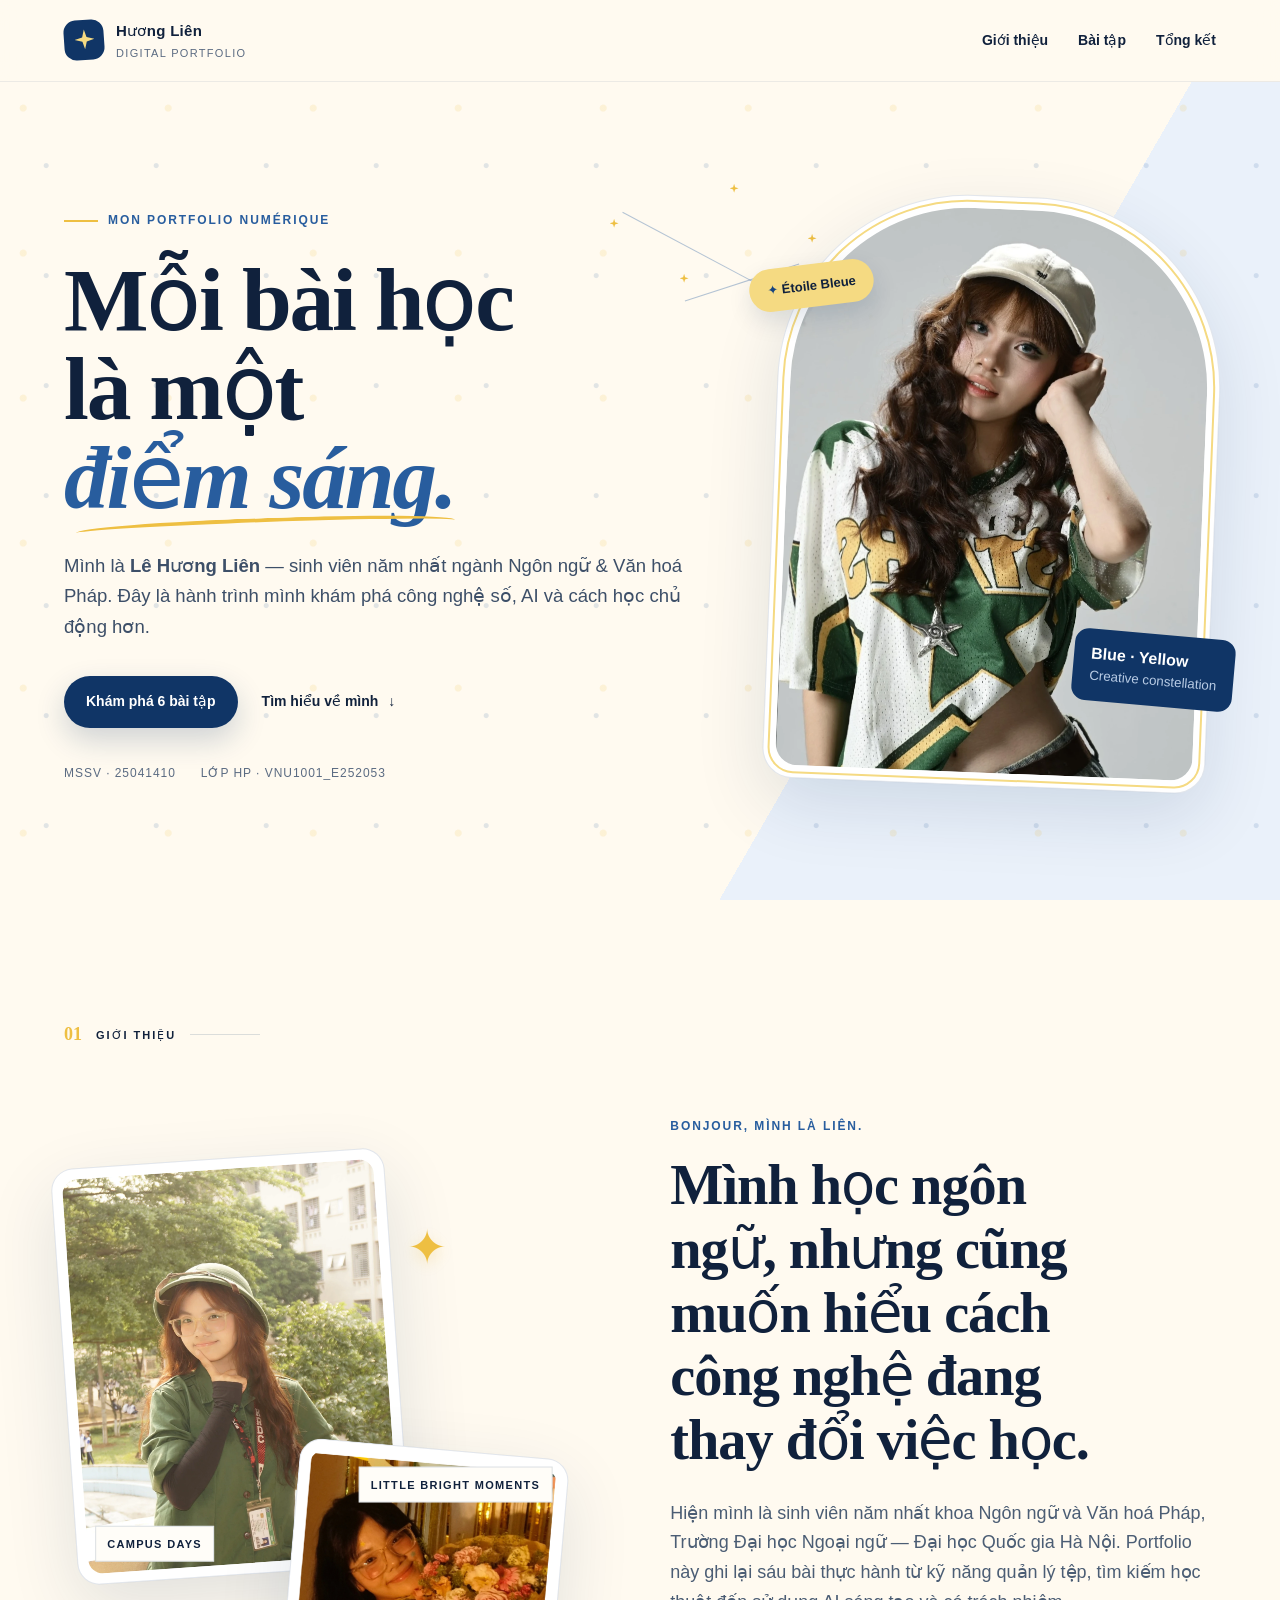
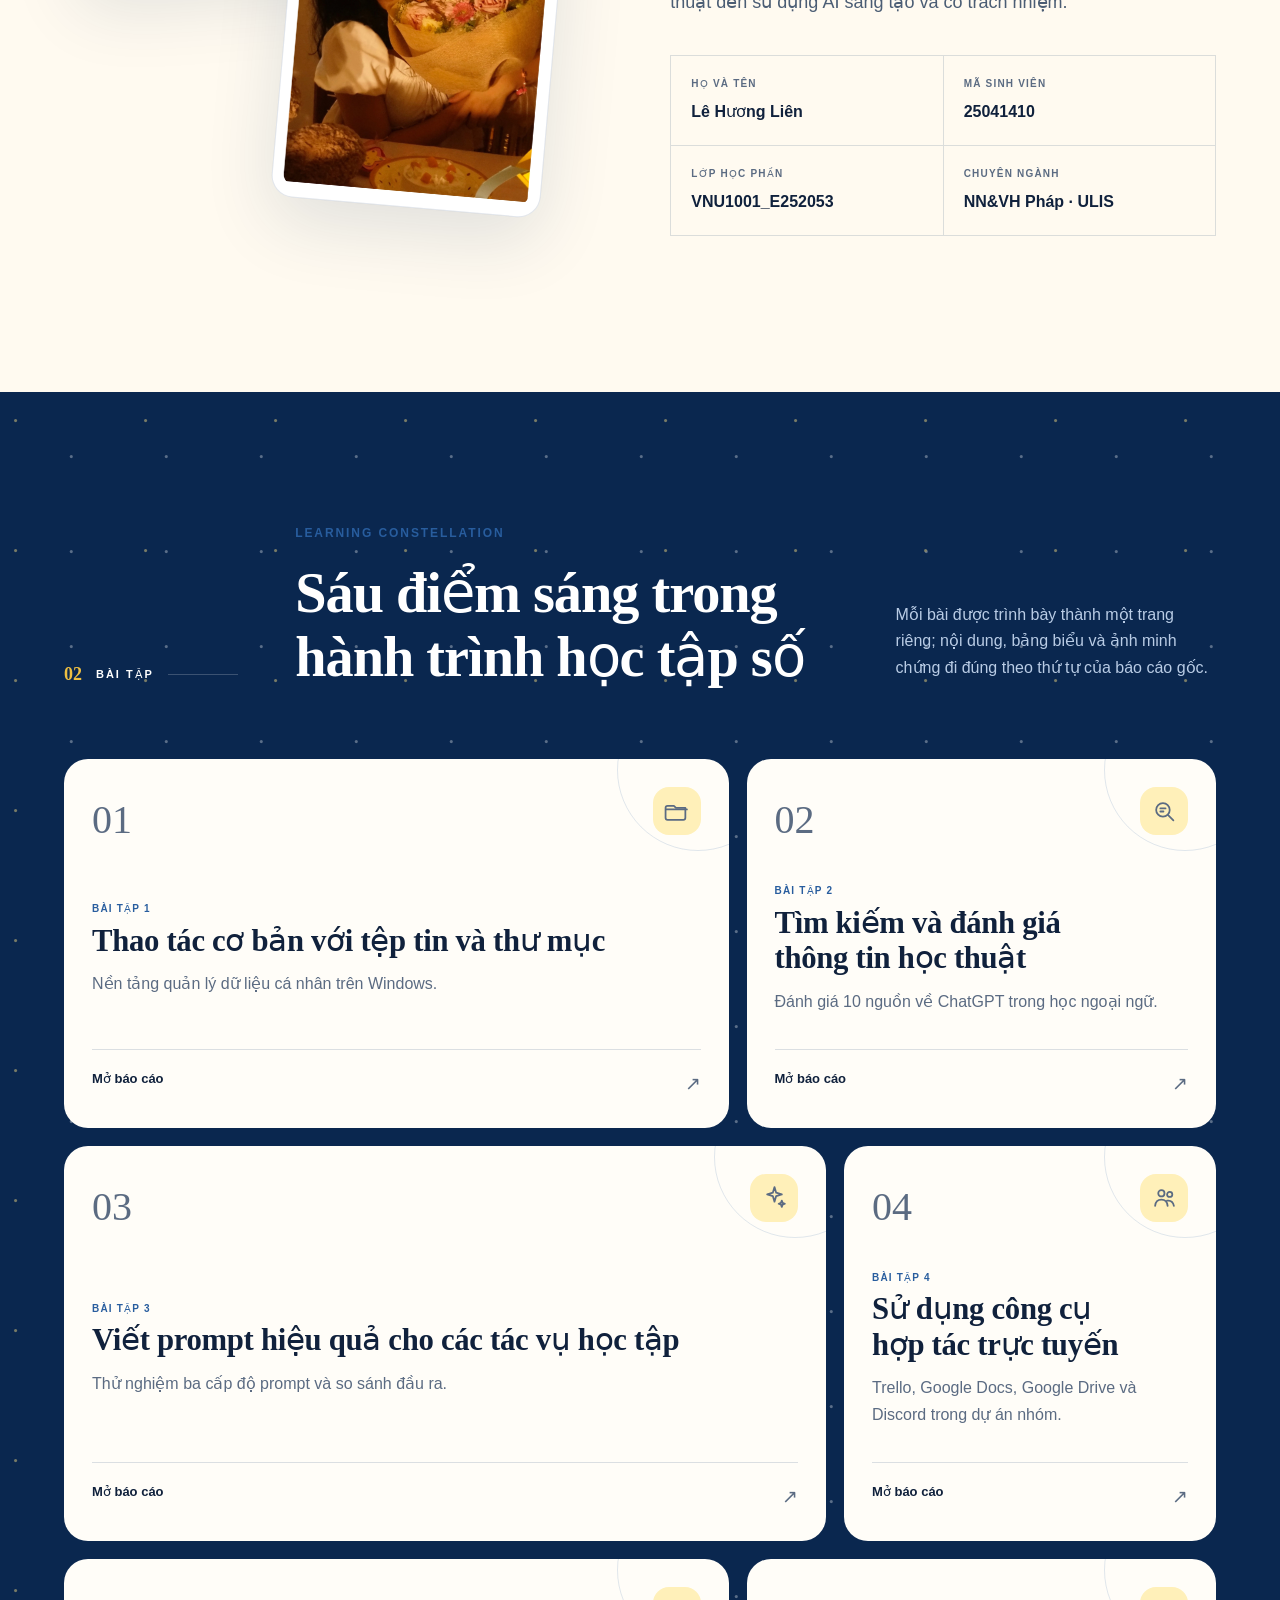
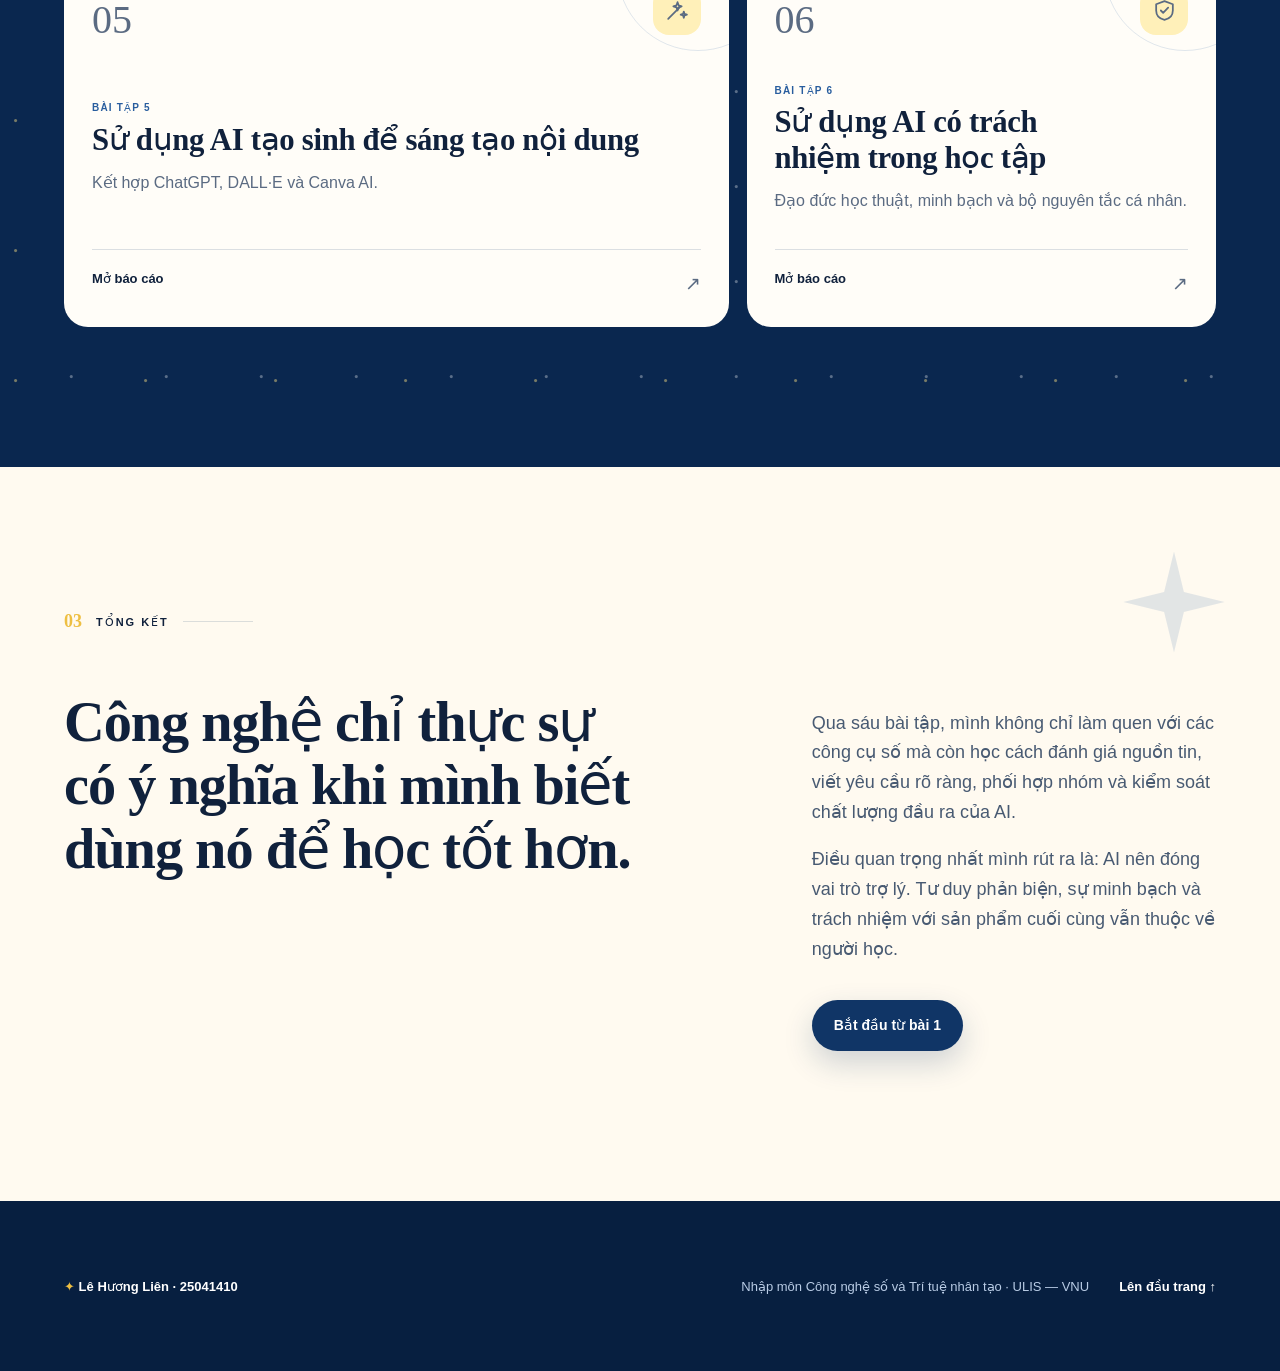
<file: index.html>
<!doctype html>
<html lang="vi">
<head>
  <meta charset="UTF-8">
  <meta name="viewport" content="width=device-width, initial-scale=1.0">
  <meta name="theme-color" content="#123a72">
  <meta name="description" content="Portfolio môn Nhập môn Công nghệ số và Trí tuệ nhân tạo của Lê Hương Liên.">
  <link rel="icon" href="assets/images/favicon.svg" type="image/svg+xml">
  <script>document.documentElement.classList.add("js")</script>
  <link rel="stylesheet" href="assets/css/styles.css">
  <title>Lê Hương Liên · Digital Portfolio</title>
</head>
<body id="top" class="home-page">
<div class="reading-progress" aria-hidden="true"></div>

<header class="site-header">
  <a class="brand" href="index.html" aria-label="Về trang chủ">
    <span class="brand-mark" aria-hidden="true"><svg viewBox="0 0 48 48"><path d="M24 3 28.2 17.8 43 22l-14.8 4.2L24 41l-4.2-14.8L5 22l14.8-4.2L24 3Z"/><circle cx="24" cy="22" r="4"/></svg></span>
    <span><strong>Hương Liên</strong><small>Digital Portfolio</small></span>
  </a>
  <nav class="main-nav" aria-label="Điều hướng chính">
    <a href="index.html#about">Giới thiệu</a>
    <a href="index.html#assignments">Bài tập</a>
    <a href="index.html#reflection">Tổng kết</a>
  </nav>
  <button class="menu-button" aria-expanded="false" aria-label="Mở menu"><span></span><span></span></button>
</header>

<main>
  <section class="hero section-pad">
    <div class="constellation constellation-a" aria-hidden="true"><i></i><i></i><i></i><i></i><i></i></div>
    <div class="hero-copy reveal">
      <p class="kicker"><span></span> Mon portfolio numérique</p>
      <h1>Mỗi bài học<br>là một <em>điểm sáng.</em></h1>
      <p class="hero-lead">Mình là <strong>Lê Hương Liên</strong> — sinh viên năm nhất ngành Ngôn ngữ &amp; Văn hoá Pháp. Đây là hành trình mình khám phá công nghệ số, AI và cách học chủ động hơn.</p>
      <div class="hero-actions"><a class="button primary" href="#assignments">Khám phá 6 bài tập</a><a class="button text" href="#about">Tìm hiểu về mình <span>↓</span></a></div>
      <div class="hero-meta"><span>MSSV · 25041410</span><span>Lớp HP · VNU1001_E252053</span></div>
    </div>
    <div class="hero-visual reveal">
      <div class="photo-frame hero-photo"><img src="assets/images/profile/portrait-studio.webp" alt="Ảnh chân dung của Lê Hương Liên"></div>
      <div class="orbit-label"><span>✦</span> Étoile Bleue</div>
      <div class="hero-note">Blue · Yellow<br><small>Creative constellation</small></div>
    </div>
  </section>

  <section id="about" class="about section-pad">
    <div class="section-label reveal"><span>01</span><p>Giới thiệu</p></div>
    <div class="about-grid">
      <div class="photo-collage reveal">
        <figure class="photo-frame campus"><img src="assets/images/profile/portrait-campus.webp" alt="Lê Hương Liên trong khuôn viên trường"><figcaption>Campus days</figcaption></figure>
        <figure class="photo-frame celebration"><img src="assets/images/profile/portrait-celebration.webp" alt="Lê Hương Liên trong một dịp kỷ niệm"><figcaption>Little bright moments</figcaption></figure>
        <span class="spark-pin" aria-hidden="true">✦</span>
      </div>
      <div class="about-copy reveal">
        <p class="eyebrow">Bonjour, mình là Liên.</p>
        <h2>Mình học ngôn ngữ, nhưng cũng muốn hiểu cách công nghệ đang thay đổi việc học.</h2>
        <p>Hiện mình là sinh viên năm nhất khoa Ngôn ngữ và Văn hoá Pháp, Trường Đại học Ngoại ngữ — Đại học Quốc gia Hà Nội. Portfolio này ghi lại sáu bài thực hành từ kỹ năng quản lý tệp, tìm kiếm học thuật đến sử dụng AI sáng tạo và có trách nhiệm.</p>
        <dl class="profile-facts">
          <div><dt>Họ và tên</dt><dd>Lê Hương Liên</dd></div>
          <div><dt>Mã sinh viên</dt><dd>25041410</dd></div>
          <div><dt>Lớp học phần</dt><dd>VNU1001_E252053</dd></div>
          <div><dt>Chuyên ngành</dt><dd>NN&amp;VH Pháp · ULIS</dd></div>
        </dl>
      </div>
    </div>
  </section>

  <section id="assignments" class="assignments section-pad">
    <div class="section-heading reveal">
      <div class="section-label"><span>02</span><p>Bài tập</p></div>
      <div><p class="eyebrow">Learning constellation</p><h2>Sáu điểm sáng trong hành trình học tập số</h2></div>
      <p>Mỗi bài được trình bày thành một trang riêng; nội dung, bảng biểu và ảnh minh chứng đi đúng theo thứ tự của báo cáo gốc.</p>
    </div>
    <div class="assignment-grid">
      <a class="assignment-card wide reveal" href="bai-1.html">
        <div class="card-top"><span class="card-number">01</span><span class="card-icon"><svg viewBox="0 0 24 24" aria-hidden="true"><path d="M3.5 6.5h6l2 2h9v9.5a2 2 0 0 1-2 2h-15a2 2 0 0 1-2-2V8.5a2 2 0 0 1 2-2Z"/><path d="M2 10h20"/></svg></span></div>
        <div><p>Bài tập 1</p><h3>Thao tác cơ bản với tệp tin và thư mục</h3><span>Nền tảng quản lý dữ liệu cá nhân trên Windows.</span></div>
        <div class="card-link">Mở báo cáo <span>↗</span></div>
      </a>
      <a class="assignment-card tall reveal" href="bai-2.html">
        <div class="card-top"><span class="card-number">02</span><span class="card-icon"><svg viewBox="0 0 24 24" aria-hidden="true"><circle cx="10.5" cy="10.5" r="6.5"/><path d="m15.5 15.5 5 5"/><path d="M8 9h5M8 12h3"/></svg></span></div>
        <div><p>Bài tập 2</p><h3>Tìm kiếm và đánh giá thông tin học thuật</h3><span>Đánh giá 10 nguồn về ChatGPT trong học ngoại ngữ.</span></div>
        <div class="card-link">Mở báo cáo <span>↗</span></div>
      </a>
      <a class="assignment-card large reveal" href="bai-3.html">
        <div class="card-top"><span class="card-number">03</span><span class="card-icon"><svg viewBox="0 0 24 24" aria-hidden="true"><path d="m12 2 1.6 5.4L19 9l-5.4 1.6L12 16l-1.6-5.4L5 9l5.4-1.6L12 2Z"/><path d="m19 15 .8 2.2L22 18l-2.2.8L19 21l-.8-2.2L16 18l2.2-.8L19 15Z"/></svg></span></div>
        <div><p>Bài tập 3</p><h3>Viết prompt hiệu quả cho các tác vụ học tập</h3><span>Thử nghiệm ba cấp độ prompt và so sánh đầu ra.</span></div>
        <div class="card-link">Mở báo cáo <span>↗</span></div>
      </a>
      <a class="assignment-card small reveal" href="bai-4.html">
        <div class="card-top"><span class="card-number">04</span><span class="card-icon"><svg viewBox="0 0 24 24" aria-hidden="true"><circle cx="9" cy="8" r="3"/><circle cx="17" cy="9" r="2.5"/><path d="M3 20c.4-4 2.6-6 6-6s5.6 2 6 6M14.5 15c3.6-.5 5.8 1.2 6.5 5"/></svg></span></div>
        <div><p>Bài tập 4</p><h3>Sử dụng công cụ hợp tác trực tuyến</h3><span>Trello, Google Docs, Google Drive và Discord trong dự án nhóm.</span></div>
        <div class="card-link">Mở báo cáo <span>↗</span></div>
      </a>
      <a class="assignment-card wide reveal" href="bai-5.html">
        <div class="card-top"><span class="card-number">05</span><span class="card-icon"><svg viewBox="0 0 24 24" aria-hidden="true"><path d="m4 20 11-11"/><path d="m13 4 1 3 3 1-3 1-1 3-1-3-3-1 3-1 1-3ZM19 13l.7 2.3L22 16l-2.3.7L19 19l-.7-2.3L16 16l2.3-.7L19 13Z"/></svg></span></div>
        <div><p>Bài tập 5</p><h3>Sử dụng AI tạo sinh để sáng tạo nội dung</h3><span>Kết hợp ChatGPT, DALL·E và Canva AI.</span></div>
        <div class="card-link">Mở báo cáo <span>↗</span></div>
      </a>
      <a class="assignment-card tall reveal" href="bai-6.html">
        <div class="card-top"><span class="card-number">06</span><span class="card-icon"><svg viewBox="0 0 24 24" aria-hidden="true"><path d="M12 3 20 6v6c0 5-3.4 8-8 9-4.6-1-8-4-8-9V6l8-3Z"/><path d="m8.5 12 2.2 2.2 4.8-5"/></svg></span></div>
        <div><p>Bài tập 6</p><h3>Sử dụng AI có trách nhiệm trong học tập</h3><span>Đạo đức học thuật, minh bạch và bộ nguyên tắc cá nhân.</span></div>
        <div class="card-link">Mở báo cáo <span>↗</span></div>
      </a></div>
  </section>

  <section id="reflection" class="reflection section-pad">
    <div class="reflection-star" aria-hidden="true"><svg viewBox="0 0 100 100"><path d="M50 4 59 41 96 50 59 59 50 96 41 59 4 50 41 41 50 4Z"/></svg></div>
    <div class="section-label reveal"><span>03</span><p>Tổng kết</p></div>
    <div class="reflection-grid">
      <h2 class="reveal">Công nghệ chỉ thực sự có ý nghĩa khi mình biết dùng nó để học tốt hơn.</h2>
      <div class="reflection-copy reveal">
        <p>Qua sáu bài tập, mình không chỉ làm quen với các công cụ số mà còn học cách đánh giá nguồn tin, viết yêu cầu rõ ràng, phối hợp nhóm và kiểm soát chất lượng đầu ra của AI.</p>
        <p>Điều quan trọng nhất mình rút ra là: AI nên đóng vai trò trợ lý. Tư duy phản biện, sự minh bạch và trách nhiệm với sản phẩm cuối cùng vẫn thuộc về người học.</p>
        <a class="button primary" href="bai-1.html">Bắt đầu từ bài 1</a>
      </div>
    </div>
  </section>
</main>

<footer class="site-footer">
  <div><span class="mini-star">✦</span> Lê Hương Liên · 25041410</div>
  <p>Nhập môn Công nghệ số và Trí tuệ nhân tạo · ULIS — VNU</p>
  <a href="#top">Lên đầu trang ↑</a>
</footer>
<div class="lightbox" aria-hidden="true"><button type="button" class="lightbox-close" aria-label="Đóng ảnh">×</button><img alt="Ảnh minh chứng phóng to"></div>
<script src="assets/js/main.js"></script>

</body>
</html>
</file>
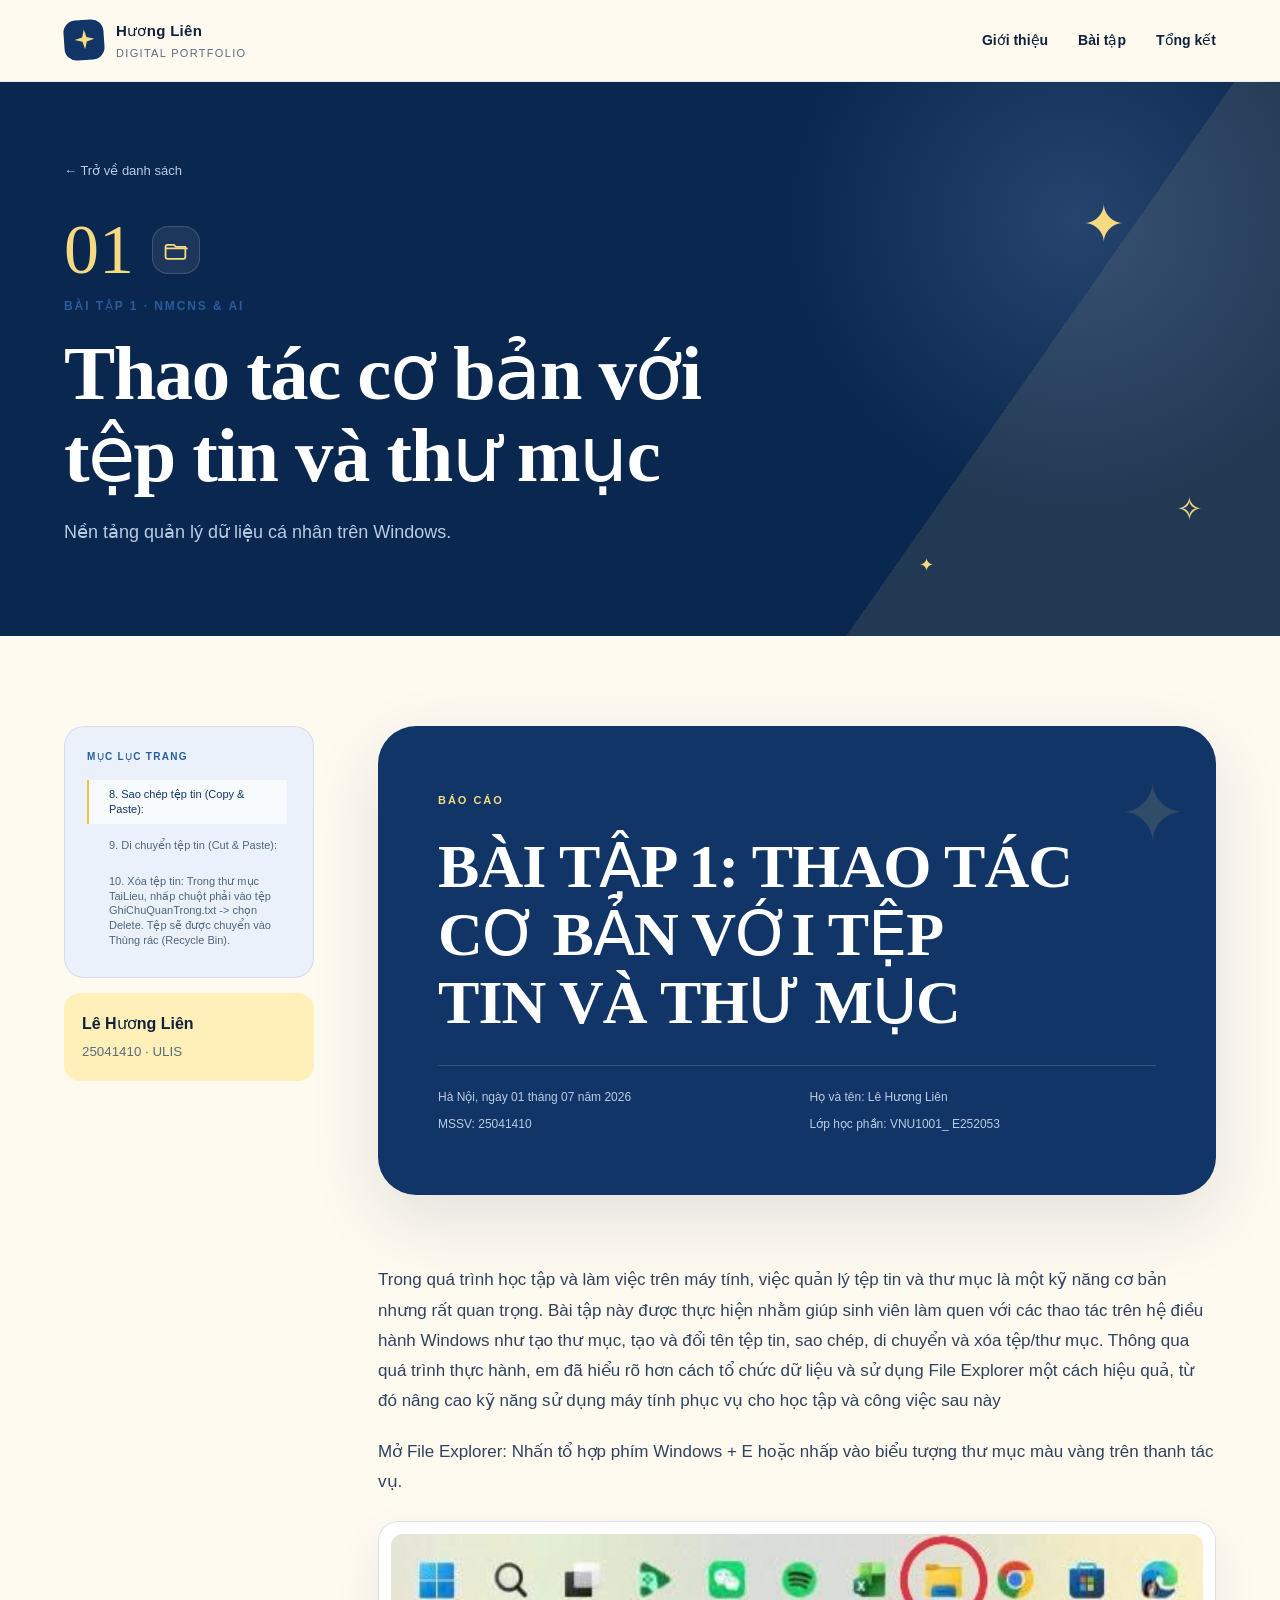
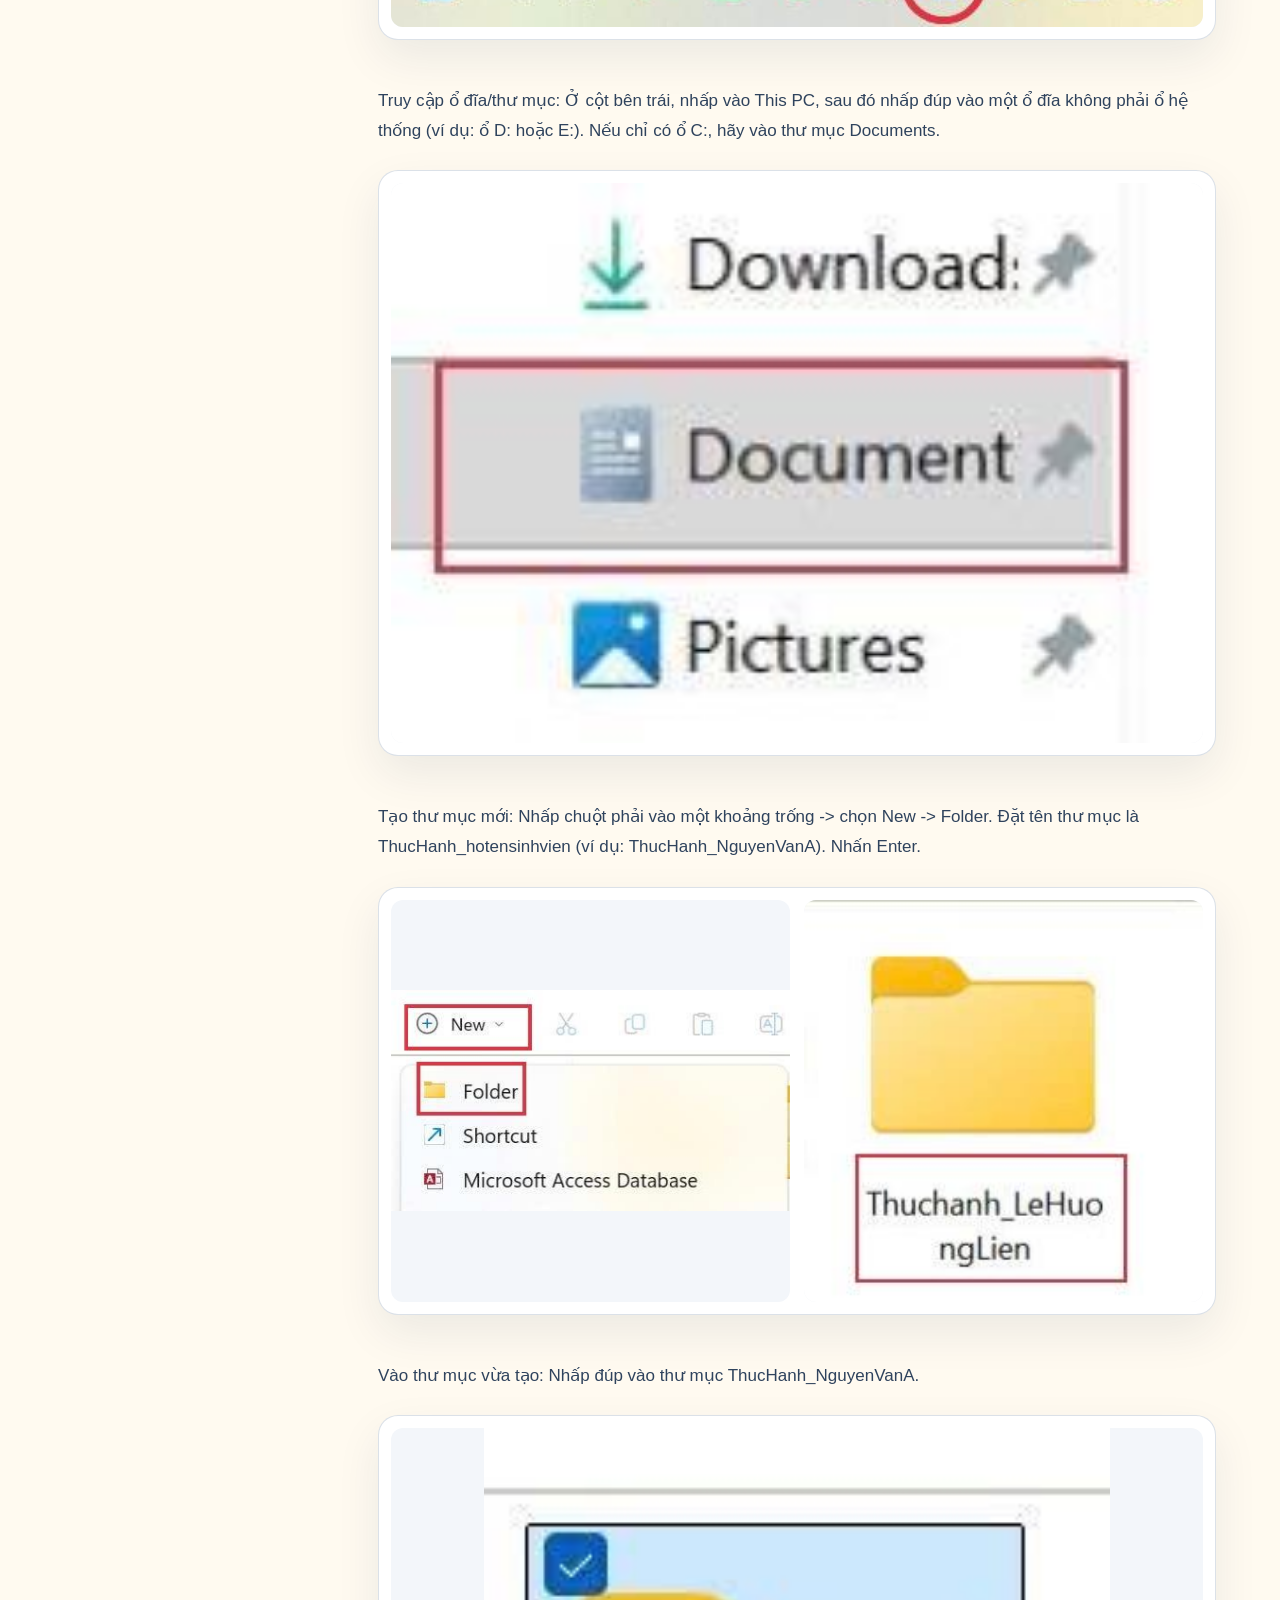
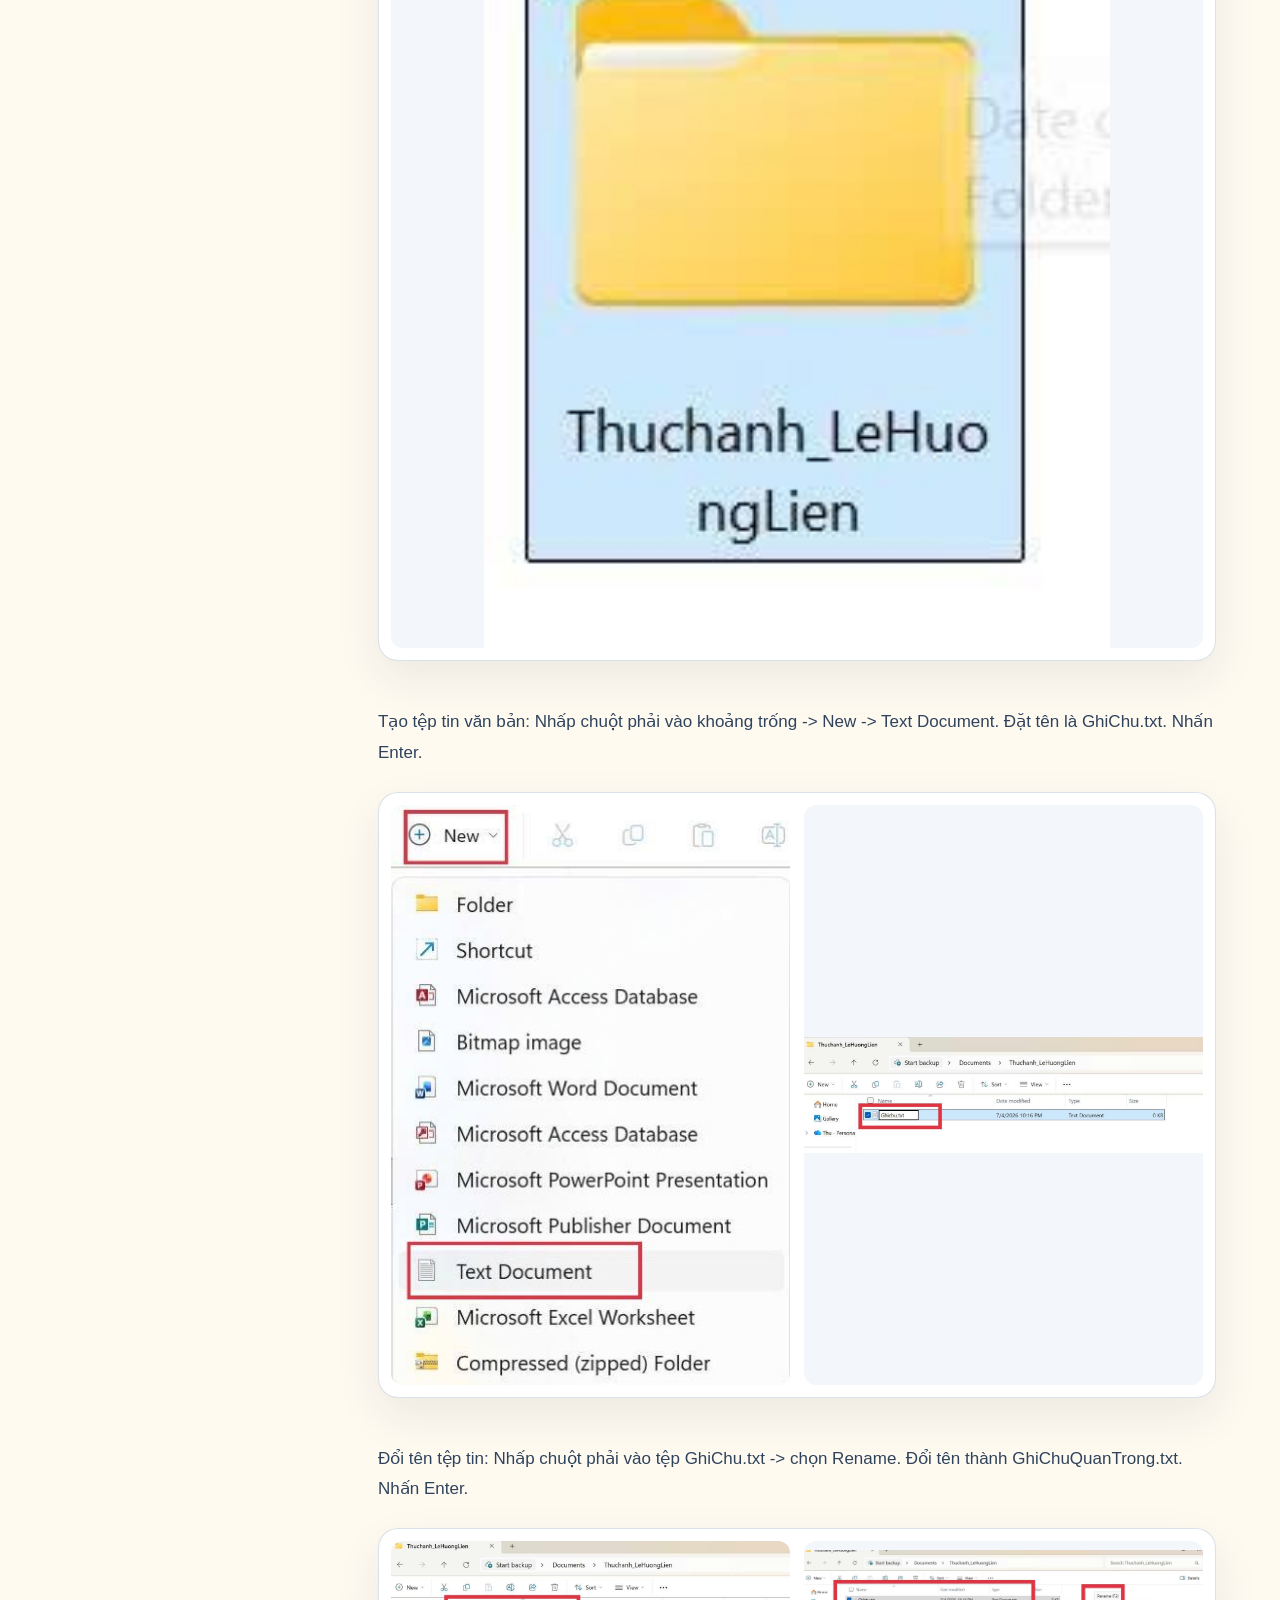
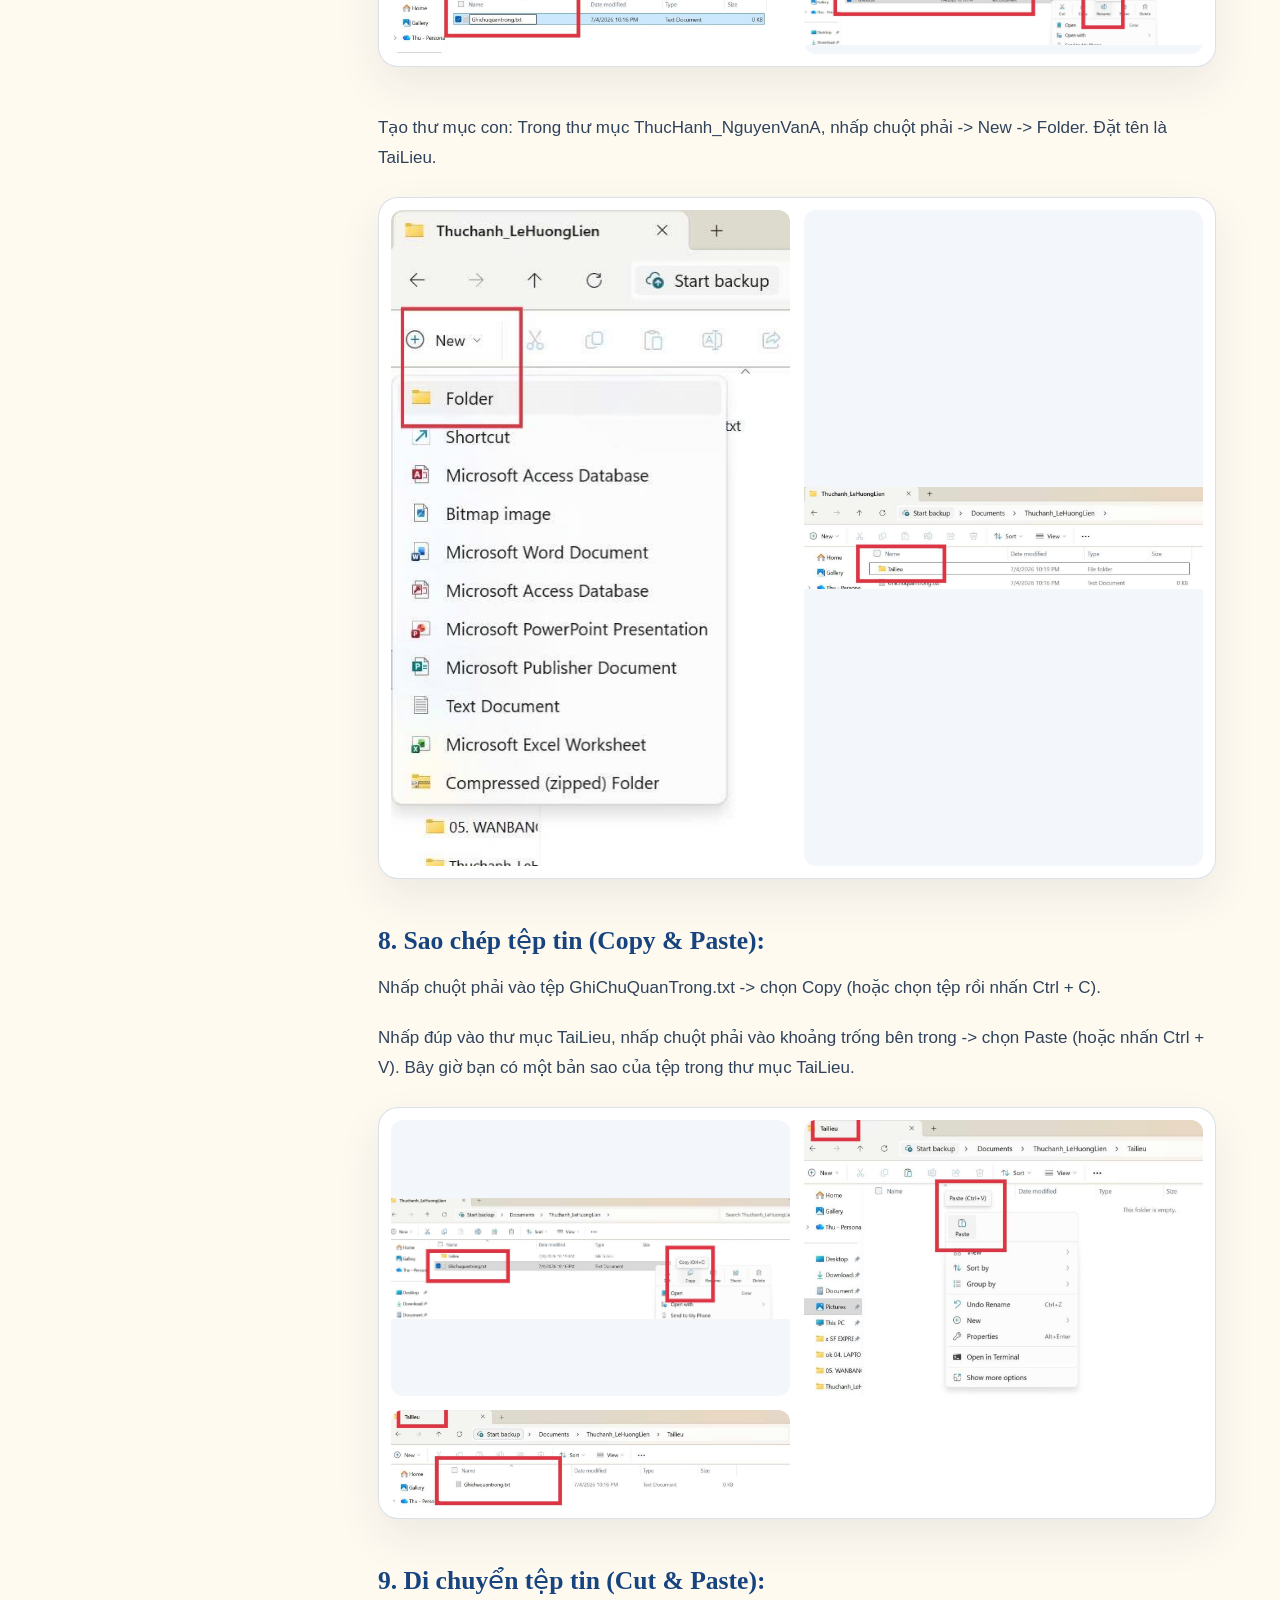
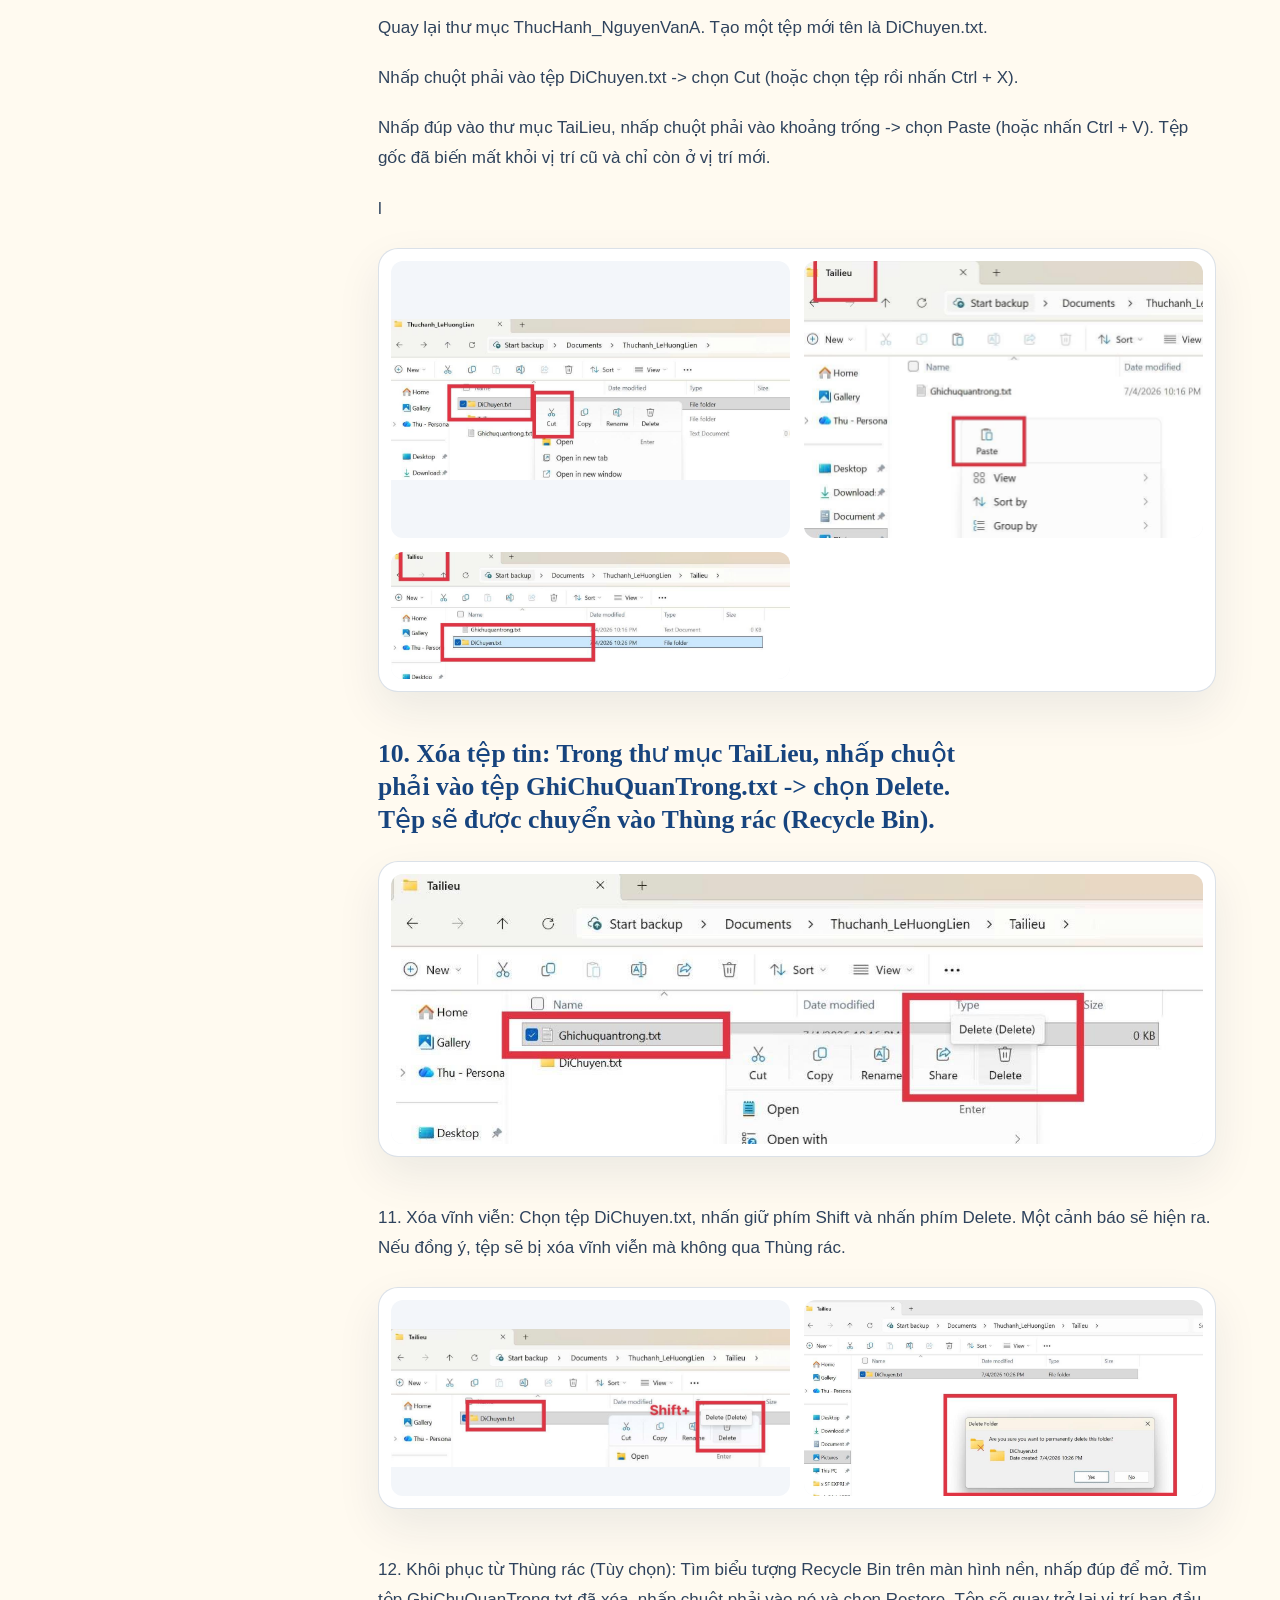
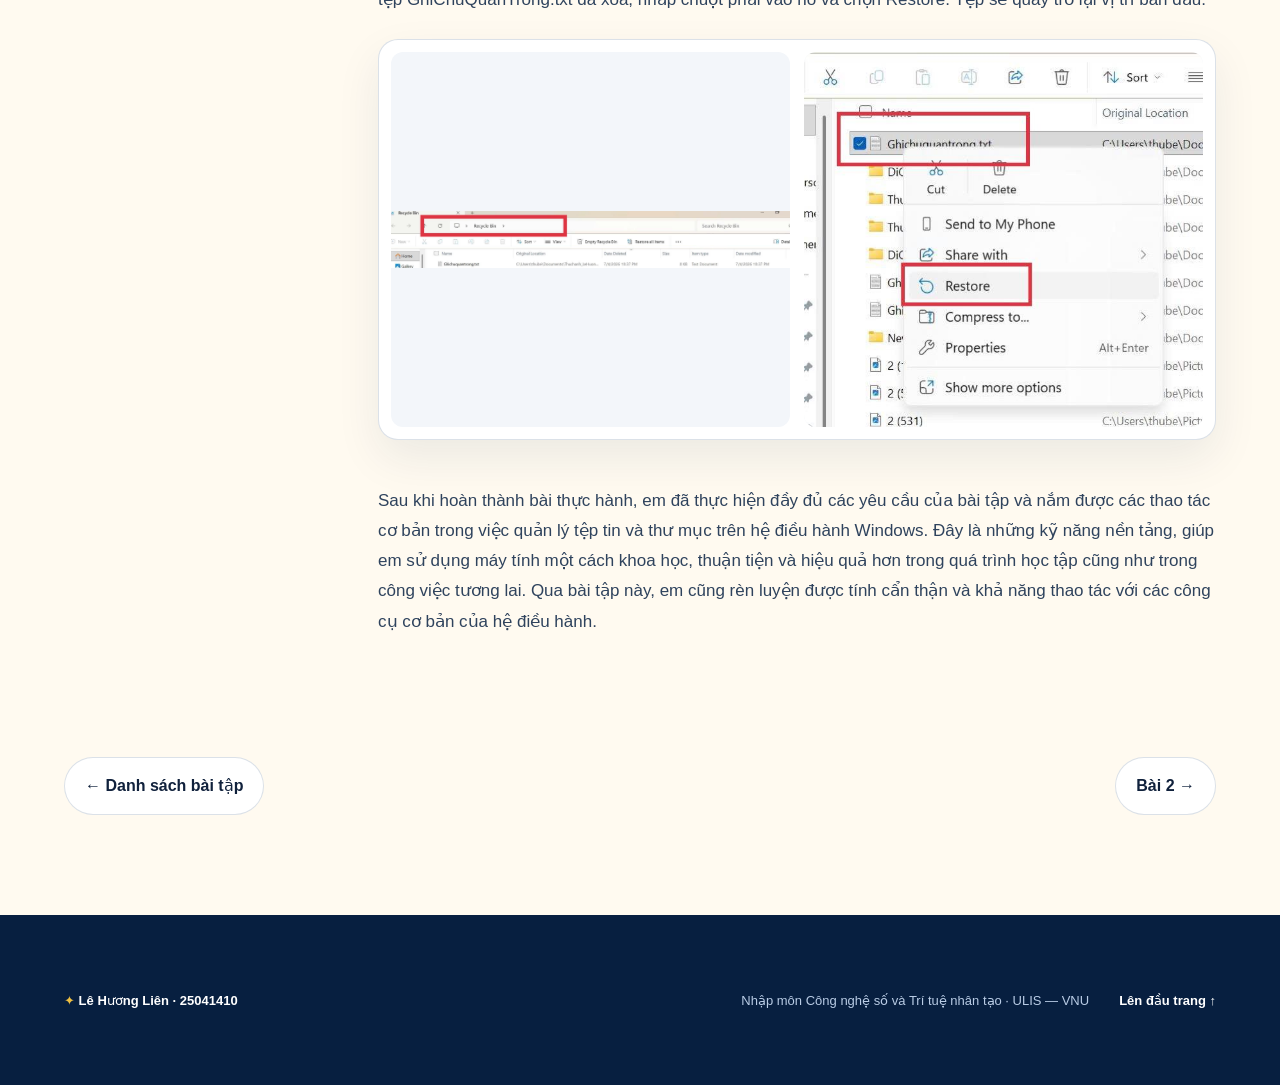
<file: bai-1.html>
<!doctype html>
<html lang="vi">
<head>
  <meta charset="UTF-8">
  <meta name="viewport" content="width=device-width, initial-scale=1.0">
  <meta name="theme-color" content="#123a72">
  <meta name="description" content="Portfolio môn Nhập môn Công nghệ số và Trí tuệ nhân tạo của Lê Hương Liên.">
  <link rel="icon" href="assets/images/favicon.svg" type="image/svg+xml">
  <script>document.documentElement.classList.add("js")</script>
  <link rel="stylesheet" href="assets/css/styles.css">
  <title>Bài 1 · Thao tác cơ bản với tệp tin và thư mục</title>
</head>
<body id="top" class="assignment-1">
<div class="reading-progress" aria-hidden="true"></div>

<header class="site-header">
  <a class="brand" href="index.html" aria-label="Về trang chủ">
    <span class="brand-mark" aria-hidden="true"><svg viewBox="0 0 48 48"><path d="M24 3 28.2 17.8 43 22l-14.8 4.2L24 41l-4.2-14.8L5 22l14.8-4.2L24 3Z"/><circle cx="24" cy="22" r="4"/></svg></span>
    <span><strong>Hương Liên</strong><small>Digital Portfolio</small></span>
  </a>
  <nav class="main-nav" aria-label="Điều hướng chính">
    <a href="index.html#about">Giới thiệu</a>
    <a href="index.html#assignments">Bài tập</a>
    <a href="index.html#reflection">Tổng kết</a>
  </nav>
  <button class="menu-button" aria-expanded="false" aria-label="Mở menu"><span></span><span></span></button>
</header>

<main class="assignment-page">
  <section class="assignment-hero section-pad">
    <div class="assignment-hero-copy reveal">
      <a class="back-link" href="index.html#assignments">← Trở về danh sách</a>
      <div class="assignment-index"><span>01</span><div class="card-icon"><svg viewBox="0 0 24 24" aria-hidden="true"><path d="M3.5 6.5h6l2 2h9v9.5a2 2 0 0 1-2 2h-15a2 2 0 0 1-2-2V8.5a2 2 0 0 1 2-2Z"/><path d="M2 10h20"/></svg></div></div>
      <p class="eyebrow">Bài tập 1 · NMCNS &amp; AI</p>
      <h1>Thao tác cơ bản với tệp tin và thư mục</h1>
      <p>Nền tảng quản lý dữ liệu cá nhân trên Windows.</p>
    </div>
    <div class="assignment-decor" aria-hidden="true"><span>✦</span><span>✧</span><span>✦</span></div>
  </section>
  <div class="report-layout section-pad">
    <aside class="report-sidebar reveal">
      <div class="toc-card"><p>Mục lục trang</p><nav class="page-toc" aria-label="Mục lục bài báo cáo"></nav></div>
      <div class="student-card"><span>Lê Hương Liên</span><small>25041410 · ULIS</small></div>
    </aside>
    <article class="report"><header class="report-cover reveal">
<span class="report-eyebrow">BÁO CÁO</span>
<h1>BÀI TẬP 1: THAO TÁC CƠ BẢN VỚI TỆP TIN VÀ THƯ MỤC</h1>
<div class="report-meta">
<span>Hà Nội, ngày 01 tháng 07 năm 2026</span>
<span>Họ và tên: Lê Hương Liên</span>
<span>MSSV: 25041410</span>
<span>Lớp học phần: VNU1001_ E252053</span>
</div>
</header>
<p class="report-paragraph">Trong quá trình học tập và làm việc trên máy tính, việc quản lý tệp tin và thư mục là một kỹ năng cơ bản nhưng rất quan trọng. Bài tập này được thực hiện nhằm giúp sinh viên làm quen với các thao tác trên hệ điều hành Windows như tạo thư mục, tạo và đổi tên tệp tin, sao chép, di chuyển và xóa tệp/thư mục. Thông qua quá trình thực hành, em đã hiểu rõ hơn cách tổ chức dữ liệu và sử dụng File Explorer một cách hiệu quả, từ đó nâng cao kỹ năng sử dụng máy tính phục vụ cho học tập và công việc sau này</p>
<p class="report-paragraph">Mở File Explorer: Nhấn tổ hợp phím Windows + E hoặc nhấp vào biểu tượng thư mục màu vàng trên thanh tác vụ.</p>
<div class="evidence-gallery single">
<button class="evidence-image" type="button" data-lightbox-src="assets/images/assignments/bai-1/image-03.jpg" aria-label="Mở ảnh minh chứng"><img src="assets/images/assignments/bai-1/image-03.jpg" alt="Minh chứng bài tập 1"></button>
</div>
<p class="report-paragraph">Truy cập ổ đĩa/thư mục: Ở cột bên trái, nhấp vào This PC, sau đó nhấp đúp vào một ổ đĩa không phải ổ hệ thống (ví dụ: ổ D: hoặc E:). Nếu chỉ có ổ C:, hãy vào thư mục Documents.</p>
<div class="evidence-gallery single">
<button class="evidence-image" type="button" data-lightbox-src="assets/images/assignments/bai-1/image-09.jpg" aria-label="Mở ảnh minh chứng"><img src="assets/images/assignments/bai-1/image-09.jpg" alt="Minh chứng bài tập 1"></button>
</div>
<p class="report-paragraph">Tạo thư mục mới: Nhấp chuột phải vào một khoảng trống -&gt; chọn New -&gt; Folder. Đặt tên thư mục là ThucHanh_hotensinhvien (ví dụ: ThucHanh_NguyenVanA). Nhấn Enter.</p>
<div class="evidence-gallery two">
<button class="evidence-image" type="button" data-lightbox-src="assets/images/assignments/bai-1/image-06.jpg" aria-label="Mở ảnh minh chứng"><img src="assets/images/assignments/bai-1/image-06.jpg" alt="Minh chứng bài tập 1 - hình 1"></button>
<button class="evidence-image" type="button" data-lightbox-src="assets/images/assignments/bai-1/image-18.jpg" aria-label="Mở ảnh minh chứng"><img src="assets/images/assignments/bai-1/image-18.jpg" alt="Minh chứng bài tập 1 - hình 2"></button>
</div>
<p class="report-paragraph">Vào thư mục vừa tạo: Nhấp đúp vào thư mục ThucHanh_NguyenVanA.</p>
<div class="evidence-gallery single">
<button class="evidence-image" type="button" data-lightbox-src="assets/images/assignments/bai-1/image-19.jpg" aria-label="Mở ảnh minh chứng"><img src="assets/images/assignments/bai-1/image-19.jpg" alt="Minh chứng bài tập 1"></button>
</div>
<p class="report-paragraph">Tạo tệp tin văn bản: Nhấp chuột phải vào khoảng trống -&gt; New -&gt; Text Document. Đặt tên là GhiChu.txt. Nhấn Enter.</p>
<div class="evidence-gallery two">
<button class="evidence-image" type="button" data-lightbox-src="assets/images/assignments/bai-1/image-11.jpg" aria-label="Mở ảnh minh chứng"><img src="assets/images/assignments/bai-1/image-11.jpg" alt="Minh chứng bài tập 1 - hình 1"></button>
<button class="evidence-image" type="button" data-lightbox-src="assets/images/assignments/bai-1/image-22.jpg" aria-label="Mở ảnh minh chứng"><img src="assets/images/assignments/bai-1/image-22.jpg" alt="Minh chứng bài tập 1 - hình 2"></button>
</div>
<p class="report-paragraph">Đổi tên tệp tin: Nhấp chuột phải vào tệp GhiChu.txt -&gt; chọn Rename. Đổi tên thành GhiChuQuanTrong.txt. Nhấn Enter.</p>
<div class="evidence-gallery two">
<button class="evidence-image" type="button" data-lightbox-src="assets/images/assignments/bai-1/image-16.jpg" aria-label="Mở ảnh minh chứng"><img src="assets/images/assignments/bai-1/image-16.jpg" alt="Minh chứng bài tập 1 - hình 1"></button>
<button class="evidence-image" type="button" data-lightbox-src="assets/images/assignments/bai-1/image-14.jpg" aria-label="Mở ảnh minh chứng"><img src="assets/images/assignments/bai-1/image-14.jpg" alt="Minh chứng bài tập 1 - hình 2"></button>
</div>
<p class="report-paragraph">Tạo thư mục con: Trong thư mục ThucHanh_NguyenVanA, nhấp chuột phải -&gt; New -&gt; Folder. Đặt tên là TaiLieu.</p>
<div class="evidence-gallery two">
<button class="evidence-image" type="button" data-lightbox-src="assets/images/assignments/bai-1/image-17.jpg" aria-label="Mở ảnh minh chứng"><img src="assets/images/assignments/bai-1/image-17.jpg" alt="Minh chứng bài tập 1 - hình 1"></button>
<button class="evidence-image" type="button" data-lightbox-src="assets/images/assignments/bai-1/image-15.jpg" aria-label="Mở ảnh minh chứng"><img src="assets/images/assignments/bai-1/image-15.jpg" alt="Minh chứng bài tập 1 - hình 2"></button>
</div>
<h3 id="8-sao-chep-tep-tin-copy-paste" class="report-heading">8. Sao chép tệp tin (Copy &amp; Paste):</h3>
<p class="report-paragraph">Nhấp chuột phải vào tệp GhiChuQuanTrong.txt -&gt; chọn Copy (hoặc chọn tệp rồi nhấn Ctrl + C).</p>
<p class="report-paragraph">Nhấp đúp vào thư mục TaiLieu, nhấp chuột phải vào khoảng trống bên trong -&gt; chọn Paste (hoặc nhấn Ctrl + V). Bây giờ bạn có một bản sao của tệp trong thư mục TaiLieu.</p>
<div class="evidence-gallery multi">
<button class="evidence-image" type="button" data-lightbox-src="assets/images/assignments/bai-1/image-08.jpg" aria-label="Mở ảnh minh chứng"><img src="assets/images/assignments/bai-1/image-08.jpg" alt="Minh chứng bài tập 1 - hình 1"></button>
<button class="evidence-image" type="button" data-lightbox-src="assets/images/assignments/bai-1/image-10.jpg" aria-label="Mở ảnh minh chứng"><img src="assets/images/assignments/bai-1/image-10.jpg" alt="Minh chứng bài tập 1 - hình 2"></button>
<button class="evidence-image" type="button" data-lightbox-src="assets/images/assignments/bai-1/image-07.jpg" aria-label="Mở ảnh minh chứng"><img src="assets/images/assignments/bai-1/image-07.jpg" alt="Minh chứng bài tập 1 - hình 3"></button>
</div>
<h3 id="9-di-chuyen-tep-tin-cut-paste" class="report-heading">9. Di chuyển tệp tin (Cut &amp; Paste):</h3>
<p class="report-paragraph">Quay lại thư mục ThucHanh_NguyenVanA. Tạo một tệp mới tên là DiChuyen.txt.</p>
<p class="report-paragraph">Nhấp chuột phải vào tệp DiChuyen.txt -&gt; chọn Cut (hoặc chọn tệp rồi nhấn Ctrl + X).</p>
<p class="report-paragraph">Nhấp đúp vào thư mục TaiLieu, nhấp chuột phải vào khoảng trống -&gt; chọn Paste (hoặc nhấn Ctrl + V). Tệp gốc đã biến mất khỏi vị trí cũ và chỉ còn ở vị trí mới.</p>
<p class="report-paragraph">l</p>
<div class="evidence-gallery multi">
<button class="evidence-image" type="button" data-lightbox-src="assets/images/assignments/bai-1/image-12.jpg" aria-label="Mở ảnh minh chứng"><img src="assets/images/assignments/bai-1/image-12.jpg" alt="Minh chứng bài tập 1 - hình 1"></button>
<button class="evidence-image" type="button" data-lightbox-src="assets/images/assignments/bai-1/image-04.jpg" aria-label="Mở ảnh minh chứng"><img src="assets/images/assignments/bai-1/image-04.jpg" alt="Minh chứng bài tập 1 - hình 2"></button>
<button class="evidence-image" type="button" data-lightbox-src="assets/images/assignments/bai-1/image-02.jpg" aria-label="Mở ảnh minh chứng"><img src="assets/images/assignments/bai-1/image-02.jpg" alt="Minh chứng bài tập 1 - hình 3"></button>
</div>
<h3 id="10-xoa-tep-tin-trong-thu-muc-tailieu-nhap-chuot-phai-vao-tep-ghichuquantrong-txt-chon-delete-tep-se-uoc-chuyen-vao-thung-rac-recycle-bin" class="report-heading">10. Xóa tệp tin: Trong thư mục TaiLieu, nhấp chuột phải vào tệp GhiChuQuanTrong.txt -&gt; chọn Delete. Tệp sẽ được chuyển vào Thùng rác (Recycle Bin).</h3>
<div class="evidence-gallery single">
<button class="evidence-image" type="button" data-lightbox-src="assets/images/assignments/bai-1/image-13.jpg" aria-label="Mở ảnh minh chứng"><img src="assets/images/assignments/bai-1/image-13.jpg" alt="Minh chứng bài tập 1"></button>
</div>
<p class="report-paragraph">11. Xóa vĩnh viễn: Chọn tệp DiChuyen.txt, nhấn giữ phím Shift và nhấn phím Delete. Một cảnh báo sẽ hiện ra. Nếu đồng ý, tệp sẽ bị xóa vĩnh viễn mà không qua Thùng rác.</p>
<div class="evidence-gallery two">
<button class="evidence-image" type="button" data-lightbox-src="assets/images/assignments/bai-1/image-20.jpg" aria-label="Mở ảnh minh chứng"><img src="assets/images/assignments/bai-1/image-20.jpg" alt="Minh chứng bài tập 1 - hình 1"></button>
<button class="evidence-image" type="button" data-lightbox-src="assets/images/assignments/bai-1/image-21.jpg" aria-label="Mở ảnh minh chứng"><img src="assets/images/assignments/bai-1/image-21.jpg" alt="Minh chứng bài tập 1 - hình 2"></button>
</div>
<p class="report-paragraph">12. Khôi phục từ Thùng rác (Tùy chọn): Tìm biểu tượng Recycle Bin trên màn hình nền, nhấp đúp để mở. Tìm tệp GhiChuQuanTrong.txt đã xóa, nhấp chuột phải vào nó và chọn Restore. Tệp sẽ quay trở lại vị trí ban đầu.</p>
<div class="evidence-gallery two">
<button class="evidence-image" type="button" data-lightbox-src="assets/images/assignments/bai-1/image-05.jpg" aria-label="Mở ảnh minh chứng"><img src="assets/images/assignments/bai-1/image-05.jpg" alt="Minh chứng bài tập 1 - hình 1"></button>
<button class="evidence-image" type="button" data-lightbox-src="assets/images/assignments/bai-1/image-01.jpg" aria-label="Mở ảnh minh chứng"><img src="assets/images/assignments/bai-1/image-01.jpg" alt="Minh chứng bài tập 1 - hình 2"></button>
</div>
<p class="report-paragraph">Sau khi hoàn thành bài thực hành, em đã thực hiện đầy đủ các yêu cầu của bài tập và nắm được các thao tác cơ bản trong việc quản lý tệp tin và thư mục trên hệ điều hành Windows. Đây là những kỹ năng nền tảng, giúp em sử dụng máy tính một cách khoa học, thuận tiện và hiệu quả hơn trong quá trình học tập cũng như trong công việc tương lai. Qua bài tập này, em cũng rèn luyện được tính cẩn thận và khả năng thao tác với các công cụ cơ bản của hệ điều hành.</p></article>
  </div>
  <nav class="assignment-pagination section-pad" aria-label="Chuyển bài"><a href="index.html#assignments">← Danh sách bài tập</a><a href="bai-2.html">Bài 2 →</a></nav>
</main>

<footer class="site-footer">
  <div><span class="mini-star">✦</span> Lê Hương Liên · 25041410</div>
  <p>Nhập môn Công nghệ số và Trí tuệ nhân tạo · ULIS — VNU</p>
  <a href="#top">Lên đầu trang ↑</a>
</footer>
<div class="lightbox" aria-hidden="true"><button type="button" class="lightbox-close" aria-label="Đóng ảnh">×</button><img alt="Ảnh minh chứng phóng to"></div>
<script src="assets/js/main.js"></script>

</body>
</html>
</file>
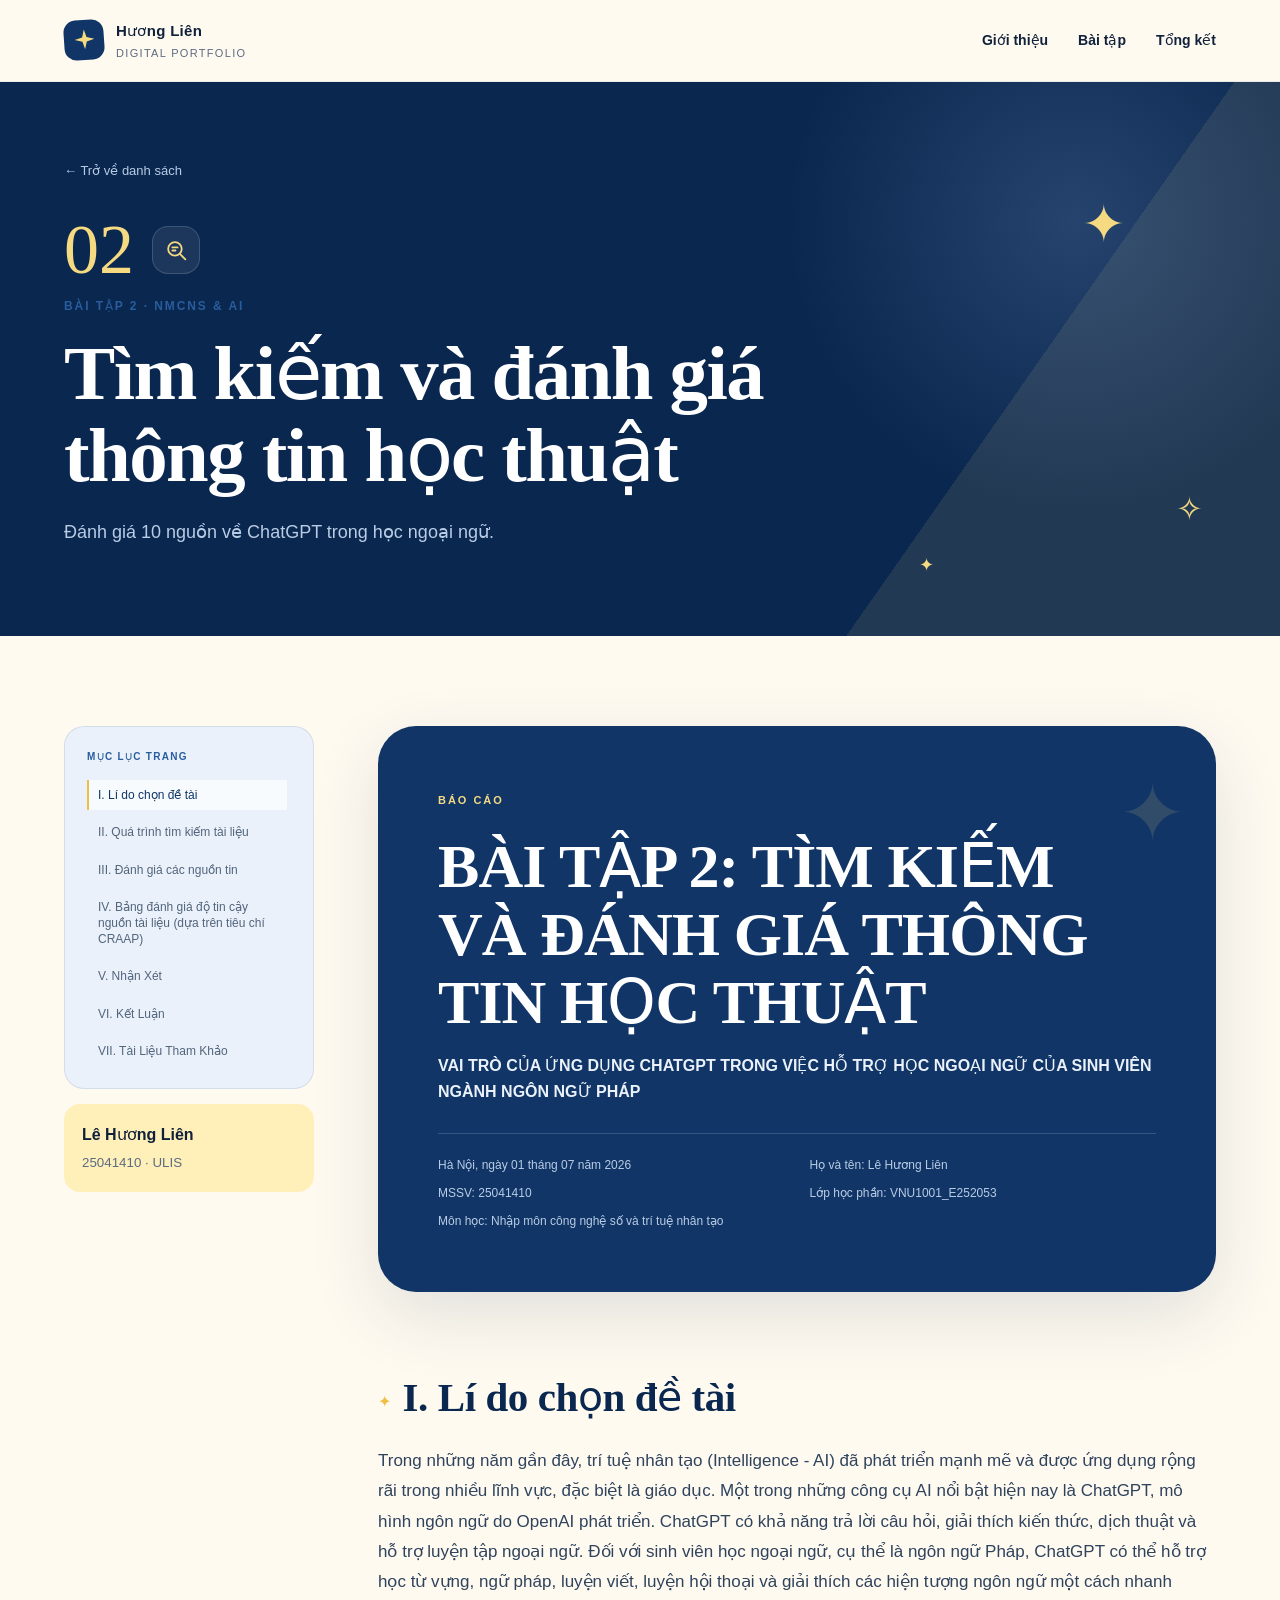
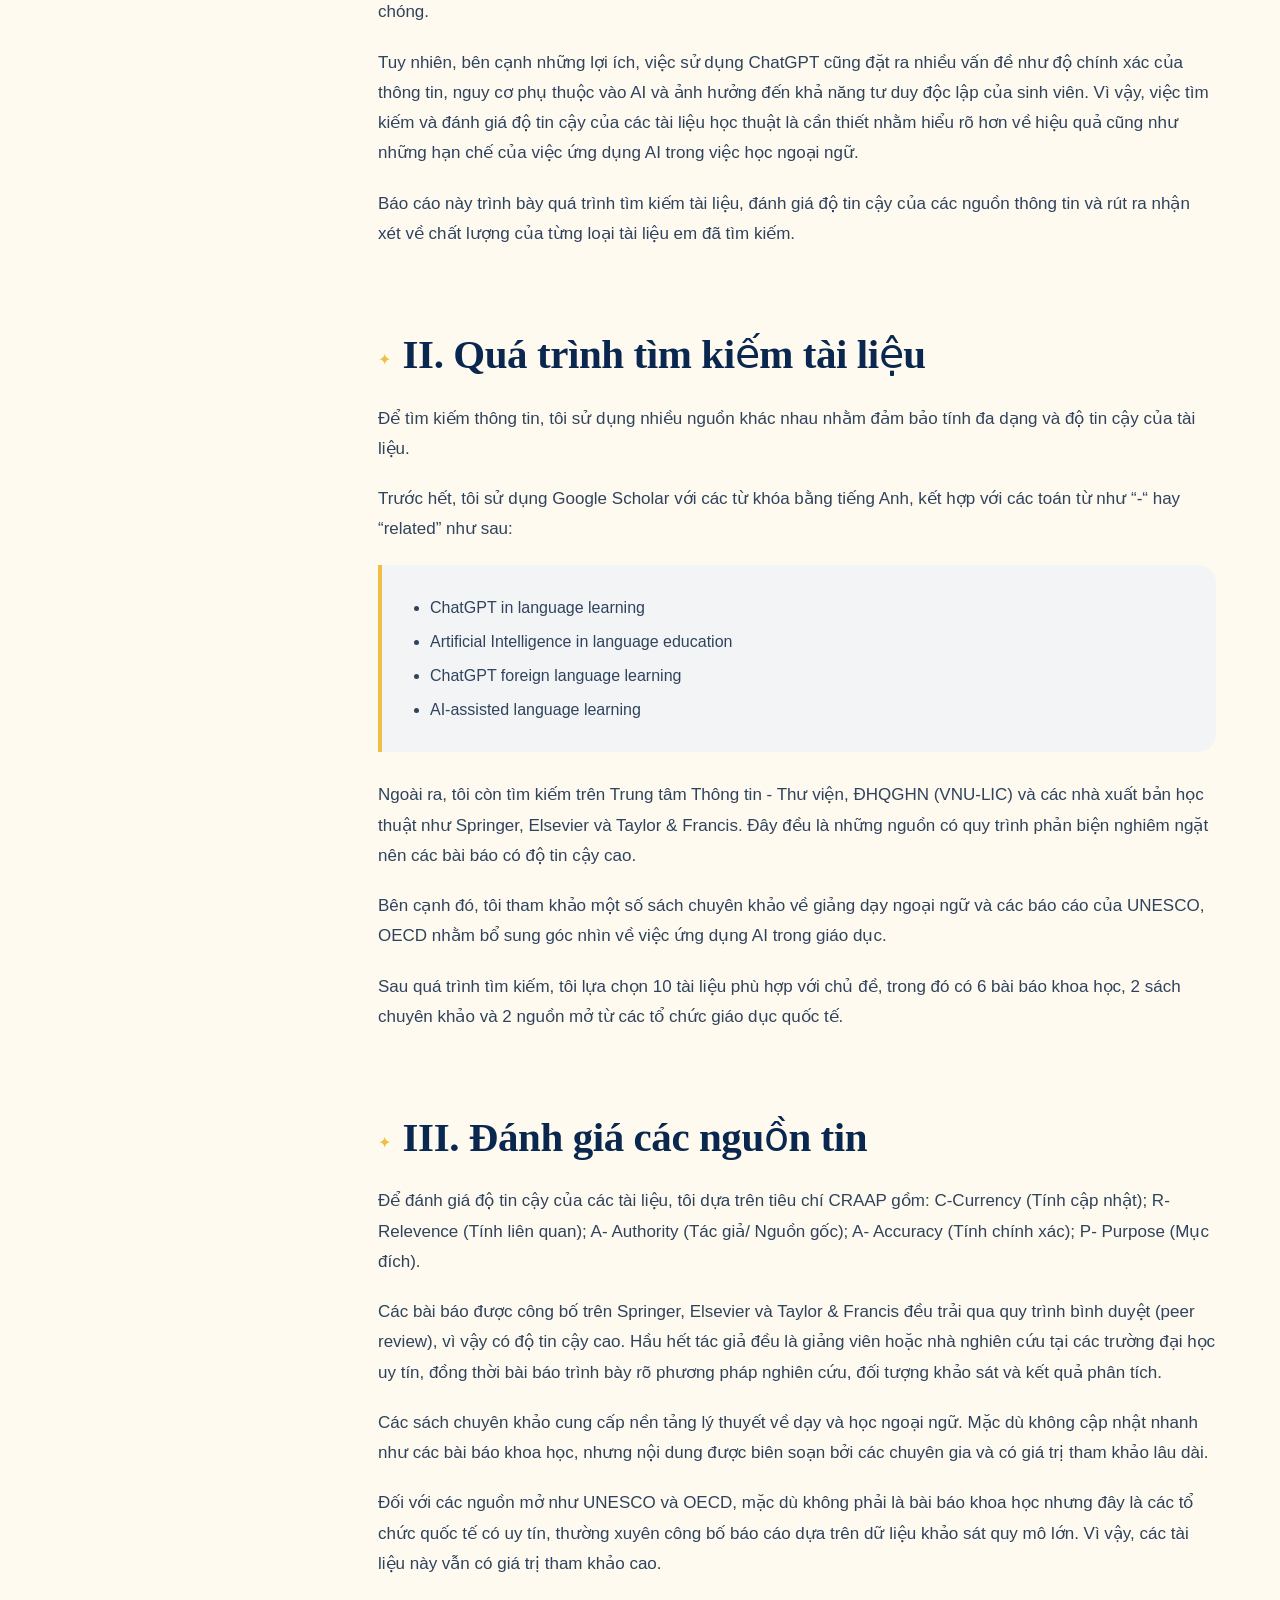
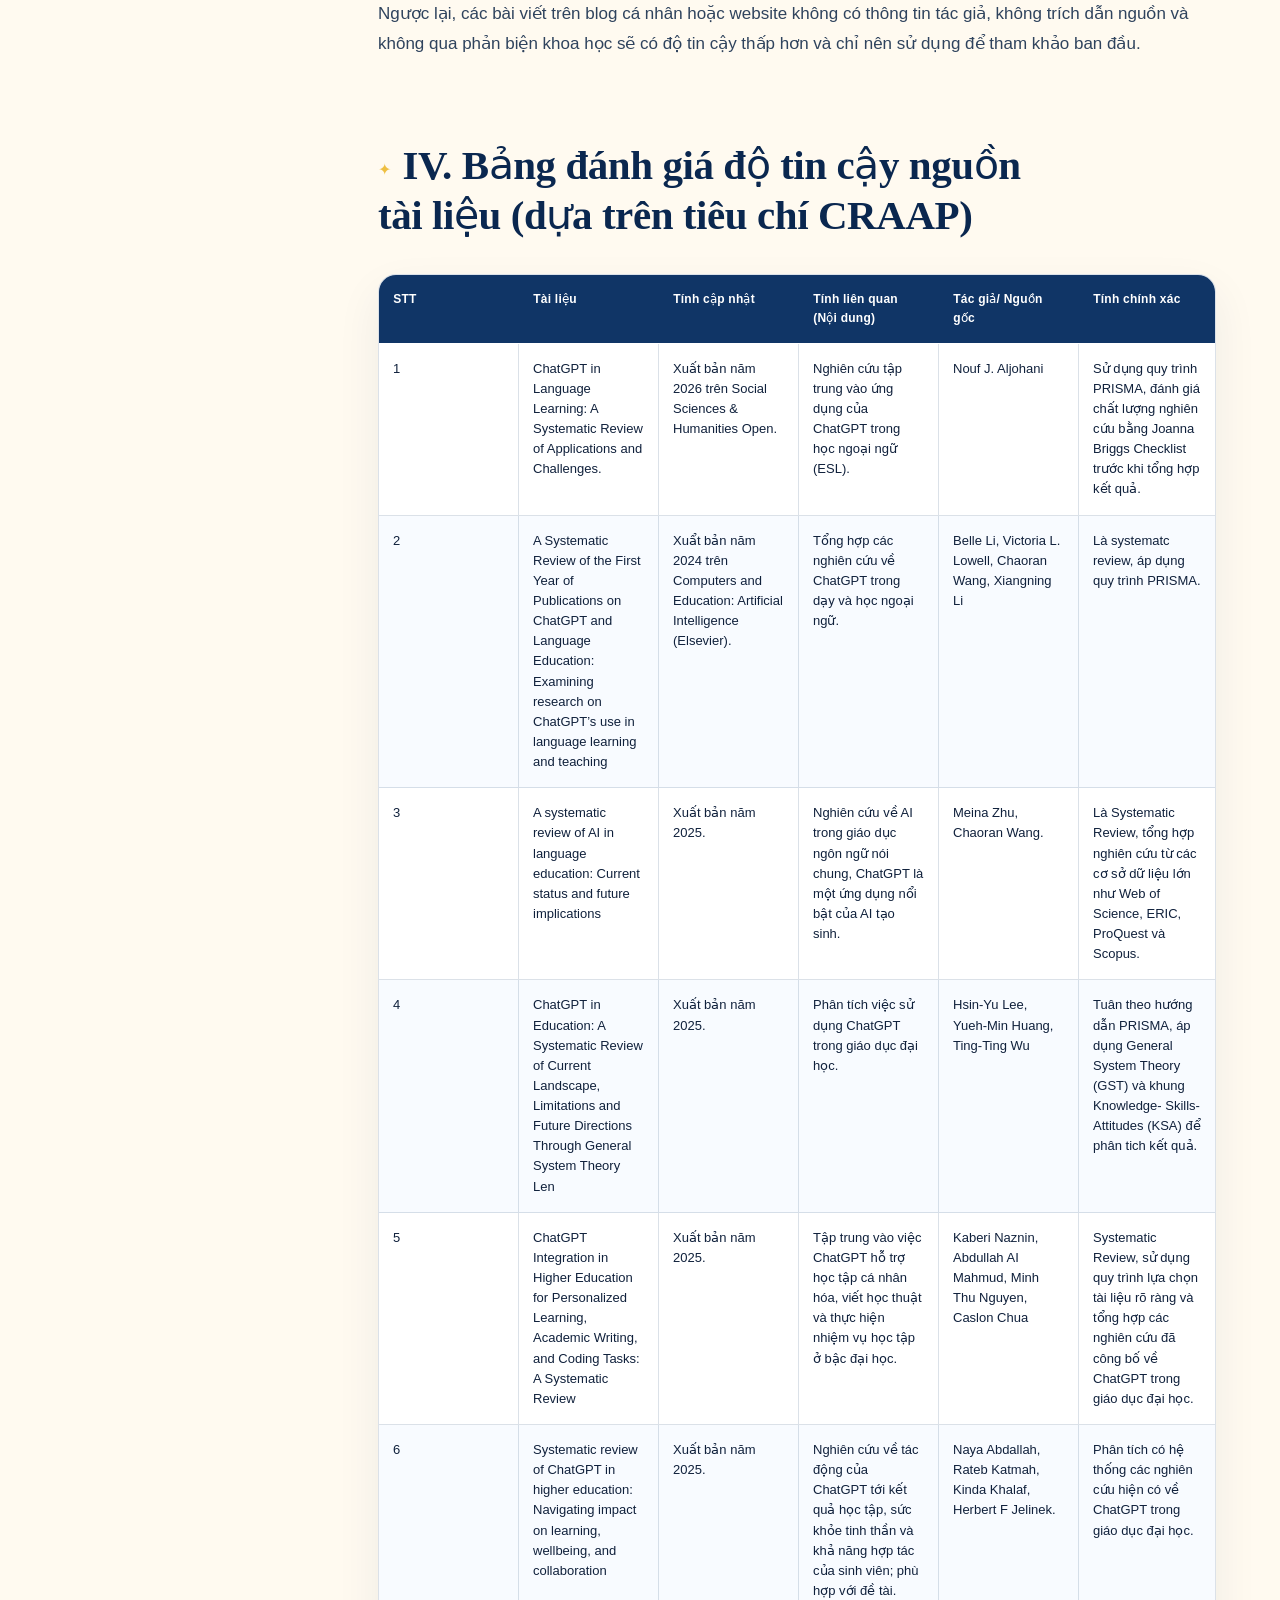
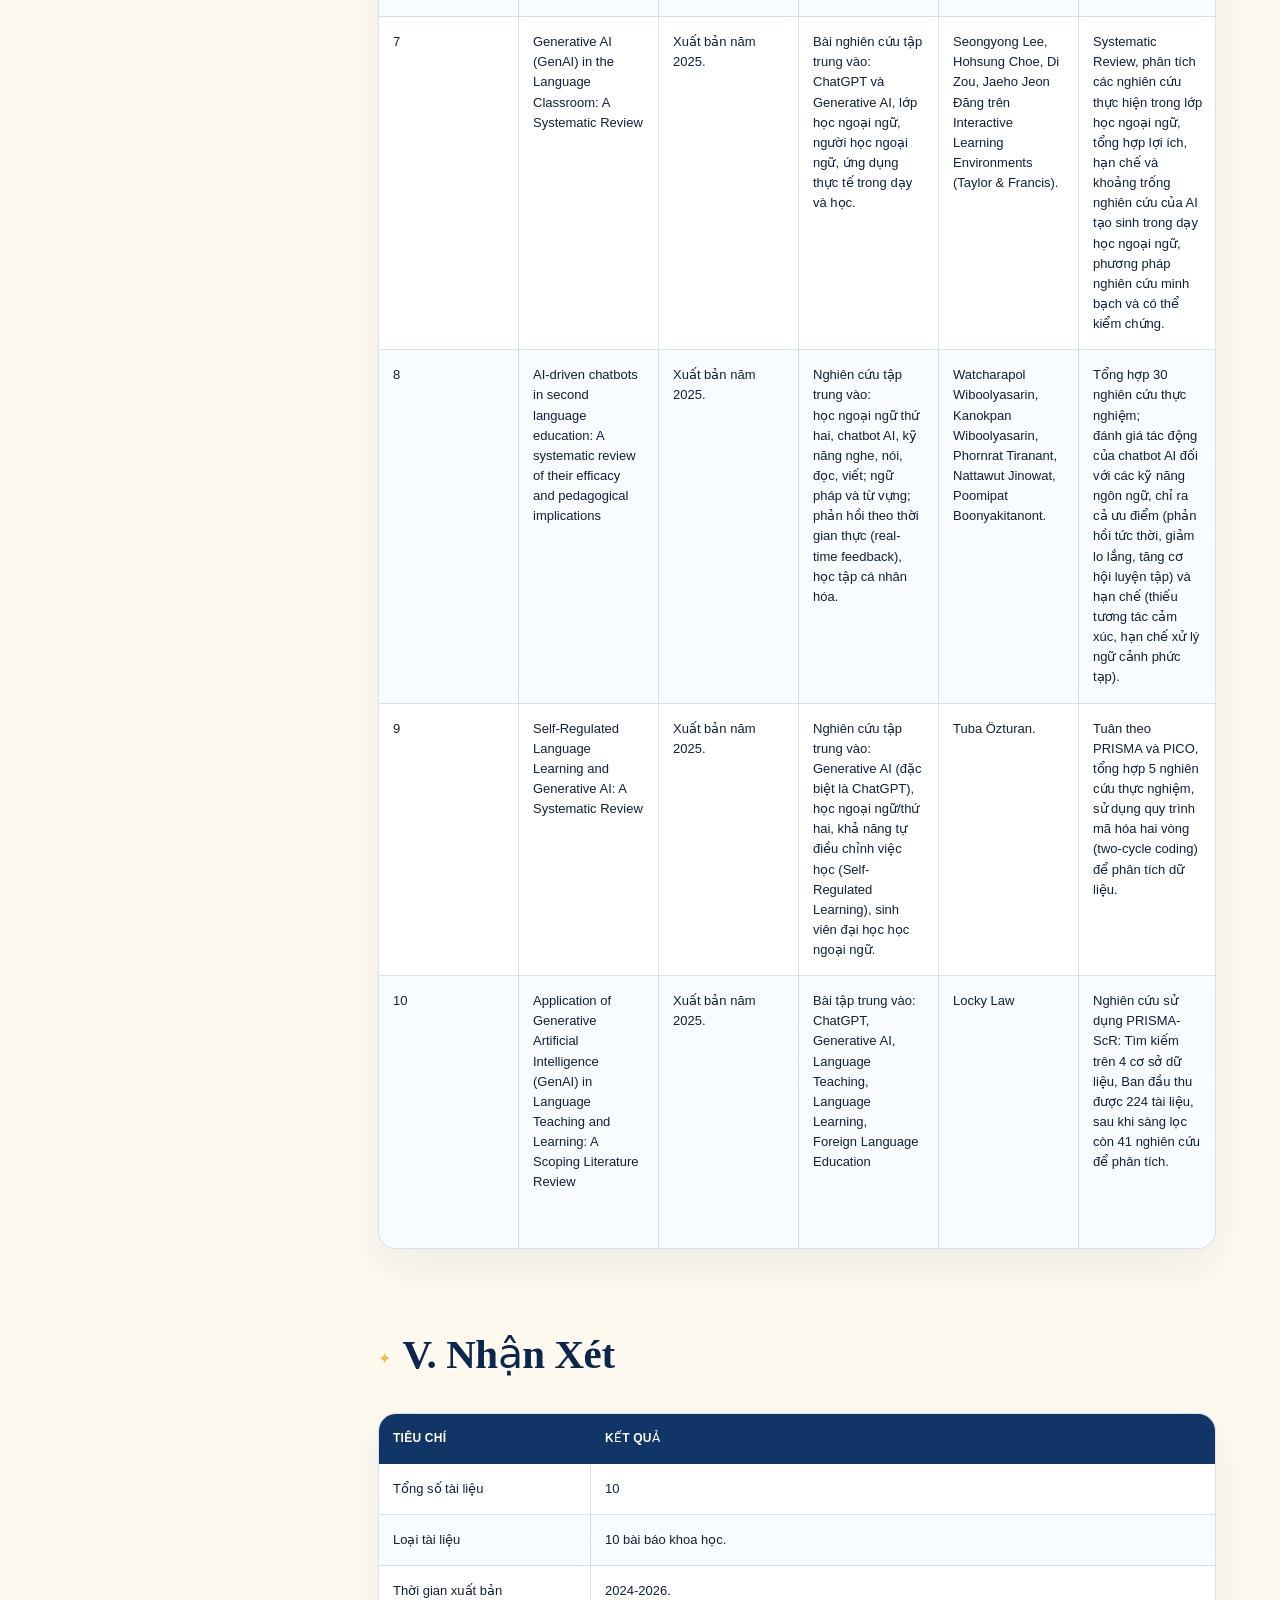
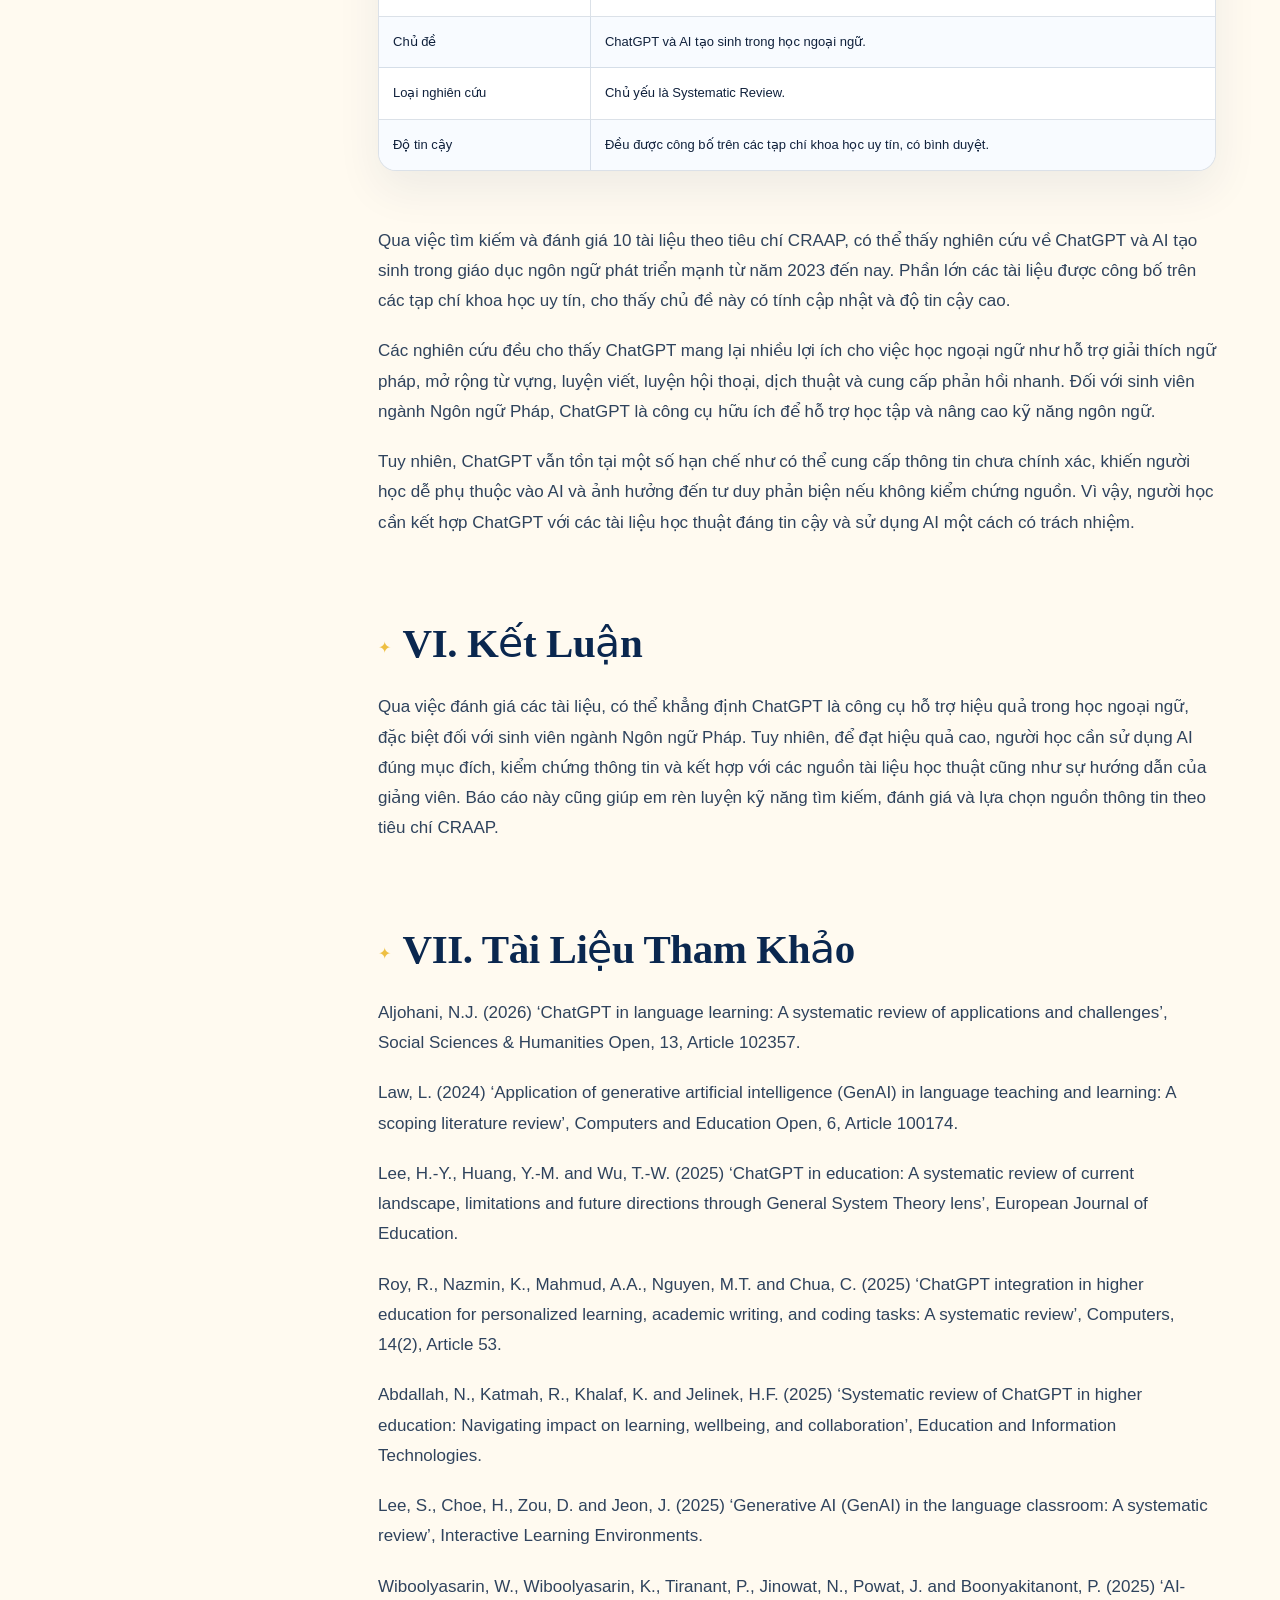
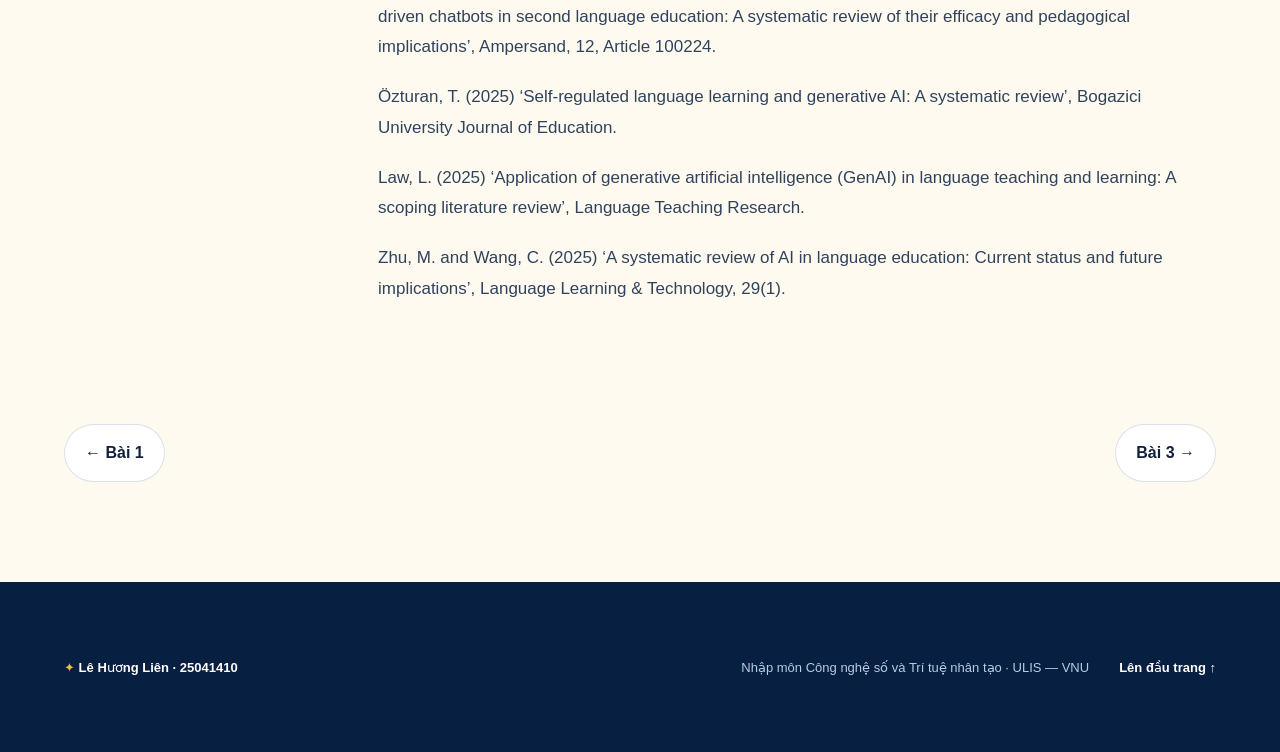
<file: bai-2.html>
<!doctype html>
<html lang="vi">
<head>
  <meta charset="UTF-8">
  <meta name="viewport" content="width=device-width, initial-scale=1.0">
  <meta name="theme-color" content="#123a72">
  <meta name="description" content="Portfolio môn Nhập môn Công nghệ số và Trí tuệ nhân tạo của Lê Hương Liên.">
  <link rel="icon" href="assets/images/favicon.svg" type="image/svg+xml">
  <script>document.documentElement.classList.add("js")</script>
  <link rel="stylesheet" href="assets/css/styles.css">
  <title>Bài 2 · Tìm kiếm và đánh giá thông tin học thuật</title>
</head>
<body id="top" class="assignment-2">
<div class="reading-progress" aria-hidden="true"></div>

<header class="site-header">
  <a class="brand" href="index.html" aria-label="Về trang chủ">
    <span class="brand-mark" aria-hidden="true"><svg viewBox="0 0 48 48"><path d="M24 3 28.2 17.8 43 22l-14.8 4.2L24 41l-4.2-14.8L5 22l14.8-4.2L24 3Z"/><circle cx="24" cy="22" r="4"/></svg></span>
    <span><strong>Hương Liên</strong><small>Digital Portfolio</small></span>
  </a>
  <nav class="main-nav" aria-label="Điều hướng chính">
    <a href="index.html#about">Giới thiệu</a>
    <a href="index.html#assignments">Bài tập</a>
    <a href="index.html#reflection">Tổng kết</a>
  </nav>
  <button class="menu-button" aria-expanded="false" aria-label="Mở menu"><span></span><span></span></button>
</header>

<main class="assignment-page">
  <section class="assignment-hero section-pad">
    <div class="assignment-hero-copy reveal">
      <a class="back-link" href="index.html#assignments">← Trở về danh sách</a>
      <div class="assignment-index"><span>02</span><div class="card-icon"><svg viewBox="0 0 24 24" aria-hidden="true"><circle cx="10.5" cy="10.5" r="6.5"/><path d="m15.5 15.5 5 5"/><path d="M8 9h5M8 12h3"/></svg></div></div>
      <p class="eyebrow">Bài tập 2 · NMCNS &amp; AI</p>
      <h1>Tìm kiếm và đánh giá thông tin học thuật</h1>
      <p>Đánh giá 10 nguồn về ChatGPT trong học ngoại ngữ.</p>
    </div>
    <div class="assignment-decor" aria-hidden="true"><span>✦</span><span>✧</span><span>✦</span></div>
  </section>
  <div class="report-layout section-pad">
    <aside class="report-sidebar reveal">
      <div class="toc-card"><p>Mục lục trang</p><nav class="page-toc" aria-label="Mục lục bài báo cáo"></nav></div>
      <div class="student-card"><span>Lê Hương Liên</span><small>25041410 · ULIS</small></div>
    </aside>
    <article class="report"><header class="report-cover reveal">
<span class="report-eyebrow">BÁO CÁO</span>
<h1>BÀI TẬP 2: TÌM KIẾM VÀ ĐÁNH GIÁ THÔNG TIN HỌC THUẬT</h1>
<p class="report-subtitle">VAI TRÒ CỦA ỨNG DỤNG CHATGPT TRONG VIỆC HỖ TRỢ HỌC NGOẠI NGỮ CỦA SINH VIÊN NGÀNH NGÔN NGỮ PHÁP</p>
<div class="report-meta">
<span>Hà Nội, ngày 01 tháng 07 năm 2026</span>
<span>Họ và tên: Lê Hương Liên</span>
<span>MSSV: 25041410</span>
<span>Lớp học phần: VNU1001_E252053</span>
<span>Môn học: Nhập môn công nghệ số và trí tuệ nhân tạo</span>
</div>
</header>
<h2 id="i-li-do-chon-e-tai" class="report-heading">I. Lí do chọn đề tài</h2>
<p class="report-paragraph">Trong những năm gần đây, trí tuệ nhân tạo (Intelligence - AI) đã phát triển mạnh mẽ và được ứng dụng rộng rãi trong nhiều lĩnh vực, đặc biệt là giáo dục. Một trong những công cụ AI nổi bật hiện nay là ChatGPT, mô hình ngôn ngữ do OpenAI phát triển. ChatGPT có khả năng trả lời câu hỏi, giải thích kiến thức, dịch thuật và hỗ trợ luyện tập ngoại ngữ. Đối với sinh viên học ngoại ngữ, cụ thể là ngôn ngữ Pháp, ChatGPT có thể hỗ trợ học từ vựng, ngữ pháp, luyện viết, luyện hội thoại và giải thích các hiện tượng ngôn ngữ một cách nhanh chóng.</p>
<p class="report-paragraph">Tuy nhiên, bên cạnh những lợi ích, việc sử dụng ChatGPT cũng đặt ra nhiều vấn đề như độ chính xác của thông tin, nguy cơ phụ thuộc vào AI và ảnh hưởng đến khả năng tư duy độc lập của sinh viên. Vì vậy, việc tìm kiếm và đánh giá độ tin cậy của các tài liệu học thuật là cần thiết nhằm hiểu rõ hơn về hiệu quả cũng như những hạn chế của việc ứng dụng AI trong việc học ngoại ngữ.</p>
<p class="report-paragraph">Báo cáo này trình bày quá trình tìm kiếm tài liệu, đánh giá độ tin cậy của các nguồn thông tin và rút ra nhận xét về chất lượng của từng loại tài liệu em đã tìm kiếm.</p>
<h2 id="ii-qua-trinh-tim-kiem-tai-lieu" class="report-heading">II. Quá trình tìm kiếm tài liệu</h2>
<p class="report-paragraph">Để tìm kiếm thông tin, tôi sử dụng nhiều nguồn khác nhau nhằm đảm bảo tính đa dạng và độ tin cậy của tài liệu.</p>
<p class="report-paragraph">Trước hết, tôi sử dụng Google Scholar với các từ khóa bằng tiếng Anh, kết hợp với các toán từ như “-“ hay “related” như sau:</p>
<ul class="report-list">
<li>ChatGPT in language learning</li>
<li>Artificial Intelligence in language education</li>
<li>ChatGPT foreign language learning</li>
<li>AI-assisted language learning</li>
</ul>
<p class="report-paragraph">Ngoài ra, tôi còn tìm kiếm trên Trung tâm Thông tin - Thư viện, ĐHQGHN (VNU-LIC) và các nhà xuất bản học thuật như Springer, Elsevier và Taylor &amp; Francis. Đây đều là những nguồn có quy trình phản biện nghiêm ngặt nên các bài báo có độ tin cậy cao.</p>
<p class="report-paragraph">Bên cạnh đó, tôi tham khảo một số sách chuyên khảo về giảng dạy ngoại ngữ và các báo cáo của UNESCO, OECD nhằm bổ sung góc nhìn về việc ứng dụng AI trong giáo dục.</p>
<p class="report-paragraph">Sau quá trình tìm kiếm, tôi lựa chọn 10 tài liệu phù hợp với chủ đề, trong đó có 6 bài báo khoa học, 2 sách chuyên khảo và 2 nguồn mở từ các tổ chức giáo dục quốc tế.</p>
<h2 id="iii-anh-gia-cac-nguon-tin" class="report-heading">III. Đánh giá các nguồn tin</h2>
<p class="report-paragraph">Để đánh giá độ tin cậy của các tài liệu, tôi dựa trên tiêu chí CRAAP gồm: C-Currency (Tính cập nhật); R- Relevence (Tính liên quan); A- Authority (Tác giả/ Nguồn gốc); A- Accuracy (Tính chính xác); P- Purpose (Mục đích).</p>
<p class="report-paragraph">Các bài báo được công bố trên Springer, Elsevier và Taylor &amp; Francis đều trải qua quy trình bình duyệt (peer review), vì vậy có độ tin cậy cao. Hầu hết tác giả đều là giảng viên hoặc nhà nghiên cứu tại các trường đại học uy tín, đồng thời bài báo trình bày rõ phương pháp nghiên cứu, đối tượng khảo sát và kết quả phân tích.</p>
<p class="report-paragraph">Các sách chuyên khảo cung cấp nền tảng lý thuyết về dạy và học ngoại ngữ. Mặc dù không cập nhật nhanh như các bài báo khoa học, nhưng nội dung được biên soạn bởi các chuyên gia và có giá trị tham khảo lâu dài.</p>
<p class="report-paragraph">Đối với các nguồn mở như UNESCO và OECD, mặc dù không phải là bài báo khoa học nhưng đây là các tổ chức quốc tế có uy tín, thường xuyên công bố báo cáo dựa trên dữ liệu khảo sát quy mô lớn. Vì vậy, các tài liệu này vẫn có giá trị tham khảo cao.</p>
<p class="report-paragraph">Ngược lại, các bài viết trên blog cá nhân hoặc website không có thông tin tác giả, không trích dẫn nguồn và không qua phản biện khoa học sẽ có độ tin cậy thấp hơn và chỉ nên sử dụng để tham khảo ban đầu.</p>
<h2 id="iv-bang-anh-gia-o-tin-cay-nguon-tai-lieu-dua-tren-tieu-chi-craap" class="report-heading">IV. Bảng đánh giá độ tin cậy nguồn tài liệu (dựa trên tiêu chí CRAAP)</h2>
<div class="table-block" role="region" aria-label="Bảng 1" tabindex="0"><table><thead><tr><th scope="col">STT</th><th scope="col">Tài liệu</th><th scope="col">Tính cập nhật</th><th scope="col">Tính liên quan (Nội dung)</th><th scope="col">Tác giả/ Nguồn gốc</th><th scope="col">Tính chính xác</th><th scope="col">Mục đích</th></tr></thead><tbody><tr><td>1</td><td>ChatGPT in Language Learning: A Systematic Review of Applications and Challenges.</td><td>Xuất bản năm 2026 trên Social Sciences &amp; Humanities Open.</td><td>Nghiên cứu tập trung vào ứng dụng của ChatGPT trong học ngoại ngữ (ESL).</td><td>Nouf J. Aljohani</td><td>Sử dụng quy trình PRISMA, đánh giá chất lượng nghiên cứu bằng Joanna Briggs Checklist trước khi tổng hợp kết quả.</td><td>Nghiên cứu học thuật, không mang tính thương mại.</td></tr><tr><td>2</td><td>A Systematic Review of the First Year of Publications on ChatGPT and Language Education: Examining research on ChatGPT’s use in language learning and teaching</td><td>Xuẩt bản năm 2024 trên Computers and Education: Artificial Intelligence (Elsevier).</td><td>Tổng hợp các nghiên cứu về ChatGPT trong dạy và học ngoại ngữ.</td><td>Belle Li, Victoria L. Lowell, Chaoran Wang, Xiangning Li</td><td>Là systematc review, áp dụng quy trình PRISMA.</td><td>Tổng hợp và đánh giá tình hình nghiên cứu về ChatGPT trong giáo dục ngôn ngữ, không nhằm quảng bá thương mại.</td></tr><tr><td>3</td><td>A systematic review of AI in language education: Current status and future implications</td><td>Xuất bản năm 2025.</td><td>Nghiên cứu về AI trong giáo dục ngôn ngữ nói chung, ChatGPT là một ứng dụng nổi bật của AI tạo sinh.</td><td>Meina Zhu, Chaoran Wang.</td><td>Là Systematic Review, tổng hợp nghiên cứu từ các cơ sở dữ liệu lớn như Web of Science, ERIC, ProQuest và Scopus.</td><td>Nhằm đánh giá hiện trạng nghiên cứu AI trong giáo dục ngôn ngữ và đề xuất định hướng nghiên cứu tương lai.</td></tr><tr><td>4</td><td>ChatGPT in Education: A Systematic Review of Current Landscape, Limitations and Future Directions Through General System Theory Len</td><td>Xuất bản năm 2025.</td><td>Phân tích việc sử dụng ChatGPT trong giáo dục đại học.</td><td>Hsin-Yu Lee, Yueh-Min Huang, Ting-Ting Wu</td><td>Tuân theo hướng dẫn PRISMA, áp dụng General System Theory (GST) và khung Knowledge- Skills- Attitudes (KSA) để phân tich kết quả.</td><td>Đánh giá toàn diện tình hình nghiên cứu ChatGPT trong giáo dục, các hạn chế và hướng nghiên cứu tương lai.</td></tr><tr><td>5</td><td>ChatGPT Integration in Higher Education for Personalized Learning, Academic Writing, and Coding Tasks: A Systematic Review</td><td>Xuất bản năm 2025.</td><td>Tập trung vào việc ChatGPT hỗ trợ học tập cá nhân hóa, viết học thuật và thực hiện nhiệm vụ học tập ở bậc đại học.</td><td>Kaberi Naznin, Abdullah AI Mahmud, Minh Thu Nguyen, Caslon Chua</td><td>Systematic Review, sử dụng quy trình lựa chọn tài liệu rõ ràng và tổng hợp các nghiên cứu đã công bố về ChatGPT trong giáo dục đại học.</td><td>Mục đích là đánh giá các ứng dụng, lợi ích và thách thức của ChatGPT trong giáo dục đại học, không nhằm mục đích thương mại.</td></tr><tr><td>6</td><td>Systematic review of ChatGPT in higher education: Navigating impact on learning, wellbeing, and collaboration</td><td>Xuất bản năm 2025.</td><td>Nghiên cứu về tác động của ChatGPT tới kết quả học tập, sức khỏe tinh thần và khả năng hợp tác của sinh viên; phù hợp với đề tài.</td><td>Naya Abdallah, Rateb Katmah, Kinda Khalaf, Herbert F Jelinek.</td><td>Phân tích có hệ thống các nghiên cứu hiện có về ChatGPT trong giáo dục đại học.</td><td>Đánh giá cả lợi ích và rủi ro của ChatGPT.</td></tr><tr><td>7</td><td>Generative AI (GenAI) in the Language Classroom: A Systematic Review</td><td>Xuất bản năm 2025.</td><td>Bài nghiên cứu tập trung vào:<br>ChatGPT và Generative AI, lớp học ngoại ngữ, người học ngoại ngữ, ứng dụng thực tế trong dạy và học.</td><td>Seongyong Lee, Hohsung Choe, Di Zou, Jaeho Jeon<br>Đăng trên Interactive Learning Environments (Taylor &amp; Francis).</td><td>Systematic Review, phân tích các nghiên cứu thực hiện trong lớp học ngoại ngữ, tổng hợp lợi ích, hạn chế và khoảng trống nghiên cứu của AI tạo sinh trong dạy học ngoại ngữ, phương pháp nghiên cứu minh bạch và có thể kiểm chứng.</td><td>Tổng hợp các nghiên cứu hiện có về GenAI trong lớp học ngoại ngữ, đánh giá hiệu quả ứng dụng, đề xuất định hướng nghiên cứu trong tương lai.</td></tr><tr><td>8</td><td>AI-driven chatbots in second language education: A systematic review of their efficacy and pedagogical implications</td><td>Xuất bản năm 2025.</td><td>Nghiên cứu tập trung vào:<br>học ngoại ngữ thứ hai, chatbot AI, kỹ năng nghe, nói, đọc, viết; ngữ pháp và từ vựng; phản hồi theo thời gian thực (real-time feedback), học tập cá nhân hóa.</td><td>Watcharapol Wiboolyasarin, Kanokpan Wiboolyasarin, Phornrat Tiranant, Nattawut Jinowat, Poomipat Boonyakitanont.</td><td>Tổng hợp 30 nghiên cứu thực nghiệm;<br>đánh giá tác động của chatbot AI đối với các kỹ năng ngôn ngữ, chỉ ra cả ưu điểm (phản hồi tức thời, giảm lo lắng, tăng cơ hội luyện tập) và hạn chế (thiếu tương tác cảm xúc, hạn chế xử lý ngữ cảnh phức tạp).</td><td>Đánh giá hiệu quả của chatbot AI trong học ngoại ngữ: phân tích ý nghĩa sư phạm, đề xuất hướng phát triển chatbot hỗ trợ học ngoại ngữ trong tương lai.</td></tr><tr><td>9</td><td>Self-Regulated Language Learning and Generative AI: A Systematic Review</td><td>Xuất bản năm 2025.</td><td>Nghiên cứu tập trung vào:<br>Generative AI (đặc biệt là ChatGPT), học ngoại ngữ/thứ hai, khả năng tự điều chỉnh việc học (Self-Regulated Learning), sinh viên đại học học ngoại ngữ.</td><td>Tuba Özturan.</td><td>Tuân theo PRISMA và PICO, tổng hợp 5 nghiên cứu thực nghiệm, sử dụng quy trình mã hóa hai vòng (two-cycle coding) để phân tích dữ liệu.</td><td>Đánh giá vai trò của Generative AI trong việc hỗ trợ người học tự điều chỉnh quá trình học ngoại ngữ, tổng hợp bằng chứng khoa học, đề xuất hướng nghiên cứu trong tương lai.</td></tr><tr><td>10</td><td>Application of Generative Artificial Intelligence (GenAI) in Language Teaching and Learning: A Scoping Literature Review</td><td>Xuất bản năm 2025.</td><td>Bài tập trung vào:<br>ChatGPT, Generative AI, Language Teaching, <br>Language Learning,<br>Foreign Language Education</td><td>Locky Law</td><td>Nghiên cứu sử dụng PRISMA-ScR: Tìm kiếm trên 4 cơ sở dữ liệu, Ban đầu thu được 224 tài liệu, sau khi sàng lọc còn 41 nghiên cứu để phân tích.</td><td>Tổng hợp tình hình nghiên cứu về GenAI trong dạy và học ngoại ngữ, đánh giá lợi ích, thách thức và các vấn đề đạo đức, xác định khoảng trống nghiên cứu và đề xuất hướng phát triển trong tương lai.</td></tr></tbody></table></div>
<h2 id="v-nhan-xet" class="report-heading">V. Nhận Xét</h2>
<div class="table-block" role="region" aria-label="Bảng 2" tabindex="0"><table><thead><tr><th scope="col">TIÊU CHÍ</th><th scope="col">KẾT QUẢ</th></tr></thead><tbody><tr><td>Tổng số tài liệu</td><td>10</td></tr><tr><td>Loại tài liệu</td><td>10 bài báo khoa học.</td></tr><tr><td>Thời gian xuất bản</td><td>2024-2026.</td></tr><tr><td>Chủ đề</td><td>ChatGPT và AI tạo sinh trong học ngoại ngữ.</td></tr><tr><td>Loại nghiên cứu</td><td>Chủ yếu là Systematic Review.</td></tr><tr><td>Độ tin cậy</td><td>Đều được công bố trên các tạp chí khoa học uy tín, có bình duyệt.</td></tr></tbody></table></div>
<p class="report-paragraph">Qua việc tìm kiếm và đánh giá 10 tài liệu theo tiêu chí CRAAP, có thể thấy nghiên cứu về ChatGPT và AI tạo sinh trong giáo dục ngôn ngữ phát triển mạnh từ năm 2023 đến nay. Phần lớn các tài liệu được công bố trên các tạp chí khoa học uy tín, cho thấy chủ đề này có tính cập nhật và độ tin cậy cao.</p>
<p class="report-paragraph">Các nghiên cứu đều cho thấy ChatGPT mang lại nhiều lợi ích cho việc học ngoại ngữ như hỗ trợ giải thích ngữ pháp, mở rộng từ vựng, luyện viết, luyện hội thoại, dịch thuật và cung cấp phản hồi nhanh. Đối với sinh viên ngành Ngôn ngữ Pháp, ChatGPT là công cụ hữu ích để hỗ trợ học tập và nâng cao kỹ năng ngôn ngữ.</p>
<p class="report-paragraph">Tuy nhiên, ChatGPT vẫn tồn tại một số hạn chế như có thể cung cấp thông tin chưa chính xác, khiến người học dễ phụ thuộc vào AI và ảnh hưởng đến tư duy phản biện nếu không kiểm chứng nguồn. Vì vậy, người học cần kết hợp ChatGPT với các tài liệu học thuật đáng tin cậy và sử dụng AI một cách có trách nhiệm.</p>
<h2 id="vi-ket-luan" class="report-heading">VI. Kết Luận</h2>
<p class="report-paragraph">Qua việc đánh giá các tài liệu, có thể khẳng định ChatGPT là công cụ hỗ trợ hiệu quả trong học ngoại ngữ, đặc biệt đối với sinh viên ngành Ngôn ngữ Pháp. Tuy nhiên, để đạt hiệu quả cao, người học cần sử dụng AI đúng mục đích, kiểm chứng thông tin và kết hợp với các nguồn tài liệu học thuật cũng như sự hướng dẫn của giảng viên. Báo cáo này cũng giúp em rèn luyện kỹ năng tìm kiếm, đánh giá và lựa chọn nguồn thông tin theo tiêu chí CRAAP.</p>
<h2 id="vii-tai-lieu-tham-khao" class="report-heading">VII. Tài Liệu Tham Khảo</h2>
<p class="report-paragraph">Aljohani, N.J. (2026) ‘ChatGPT in language learning: A systematic review of applications and challenges’, Social Sciences &amp; Humanities Open, 13, Article 102357.</p>
<p class="report-paragraph">Law, L. (2024) ‘Application of generative artificial intelligence (GenAI) in language teaching and learning: A scoping literature review’, Computers and Education Open, 6, Article 100174.</p>
<p class="report-paragraph">Lee, H.-Y., Huang, Y.-M. and Wu, T.-W. (2025) ‘ChatGPT in education: A systematic review of current landscape, limitations and future directions through General System Theory lens’, European Journal of Education.</p>
<p class="report-paragraph">Roy, R., Nazmin, K., Mahmud, A.A., Nguyen, M.T. and Chua, C. (2025) ‘ChatGPT integration in higher education for personalized learning, academic writing, and coding tasks: A systematic review’, Computers, 14(2), Article 53.</p>
<p class="report-paragraph">Abdallah, N., Katmah, R., Khalaf, K. and Jelinek, H.F. (2025) ‘Systematic review of ChatGPT in higher education: Navigating impact on learning, wellbeing, and collaboration’, Education and Information Technologies.</p>
<p class="report-paragraph">Lee, S., Choe, H., Zou, D. and Jeon, J. (2025) ‘Generative AI (GenAI) in the language classroom: A systematic review’, Interactive Learning Environments.</p>
<p class="report-paragraph">Wiboolyasarin, W., Wiboolyasarin, K., Tiranant, P., Jinowat, N., Powat, J. and Boonyakitanont, P. (2025) ‘AI-driven chatbots in second language education: A systematic review of their efficacy and pedagogical implications’, Ampersand, 12, Article 100224.</p>
<p class="report-paragraph">Özturan, T. (2025) ‘Self-regulated language learning and generative AI: A systematic review’, Bogazici University Journal of Education.</p>
<p class="report-paragraph">Law, L. (2025) ‘Application of generative artificial intelligence (GenAI) in language teaching and learning: A scoping literature review’, Language Teaching Research.</p>
<p class="report-paragraph">Zhu, M. and Wang, C. (2025) ‘A systematic review of AI in language education: Current status and future implications’, Language Learning &amp; Technology, 29(1).</p></article>
  </div>
  <nav class="assignment-pagination section-pad" aria-label="Chuyển bài"><a href="bai-1.html">← Bài 1</a><a href="bai-3.html">Bài 3 →</a></nav>
</main>

<footer class="site-footer">
  <div><span class="mini-star">✦</span> Lê Hương Liên · 25041410</div>
  <p>Nhập môn Công nghệ số và Trí tuệ nhân tạo · ULIS — VNU</p>
  <a href="#top">Lên đầu trang ↑</a>
</footer>
<div class="lightbox" aria-hidden="true"><button type="button" class="lightbox-close" aria-label="Đóng ảnh">×</button><img alt="Ảnh minh chứng phóng to"></div>
<script src="assets/js/main.js"></script>

</body>
</html>
</file>
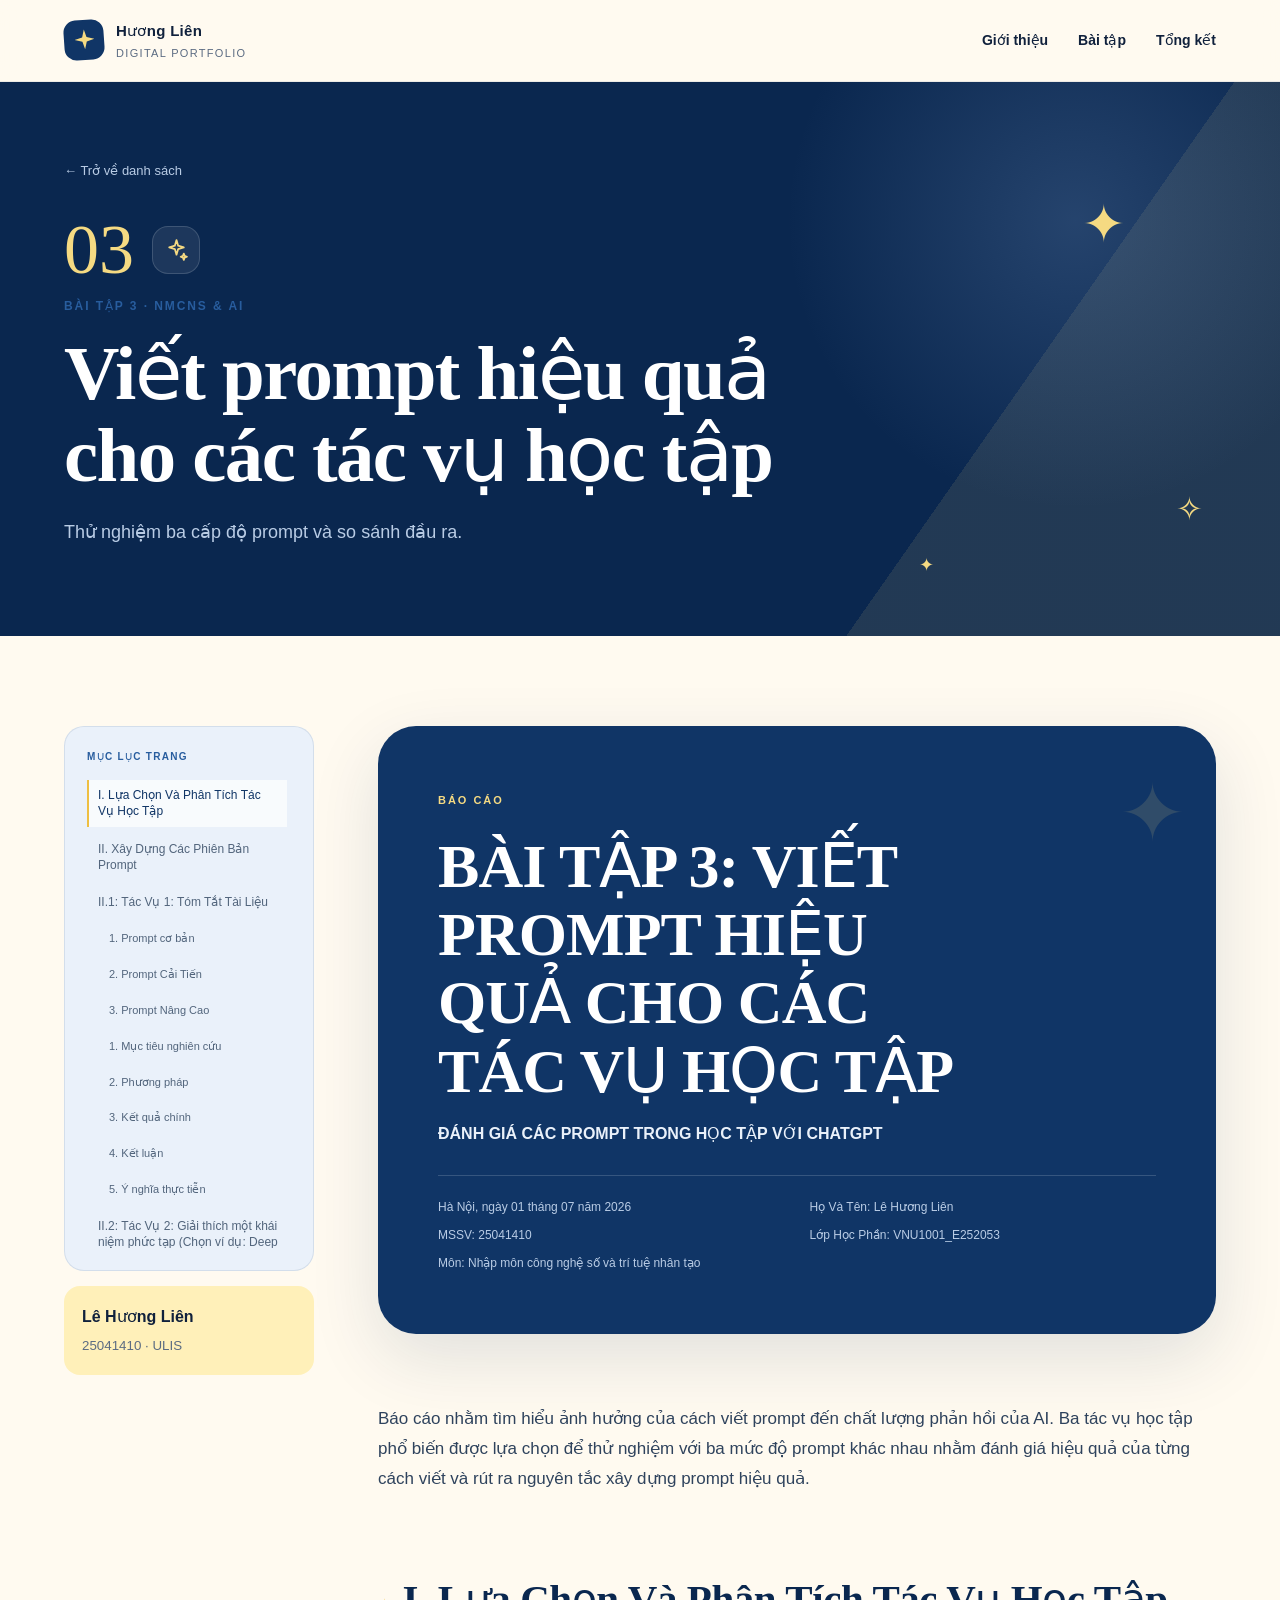
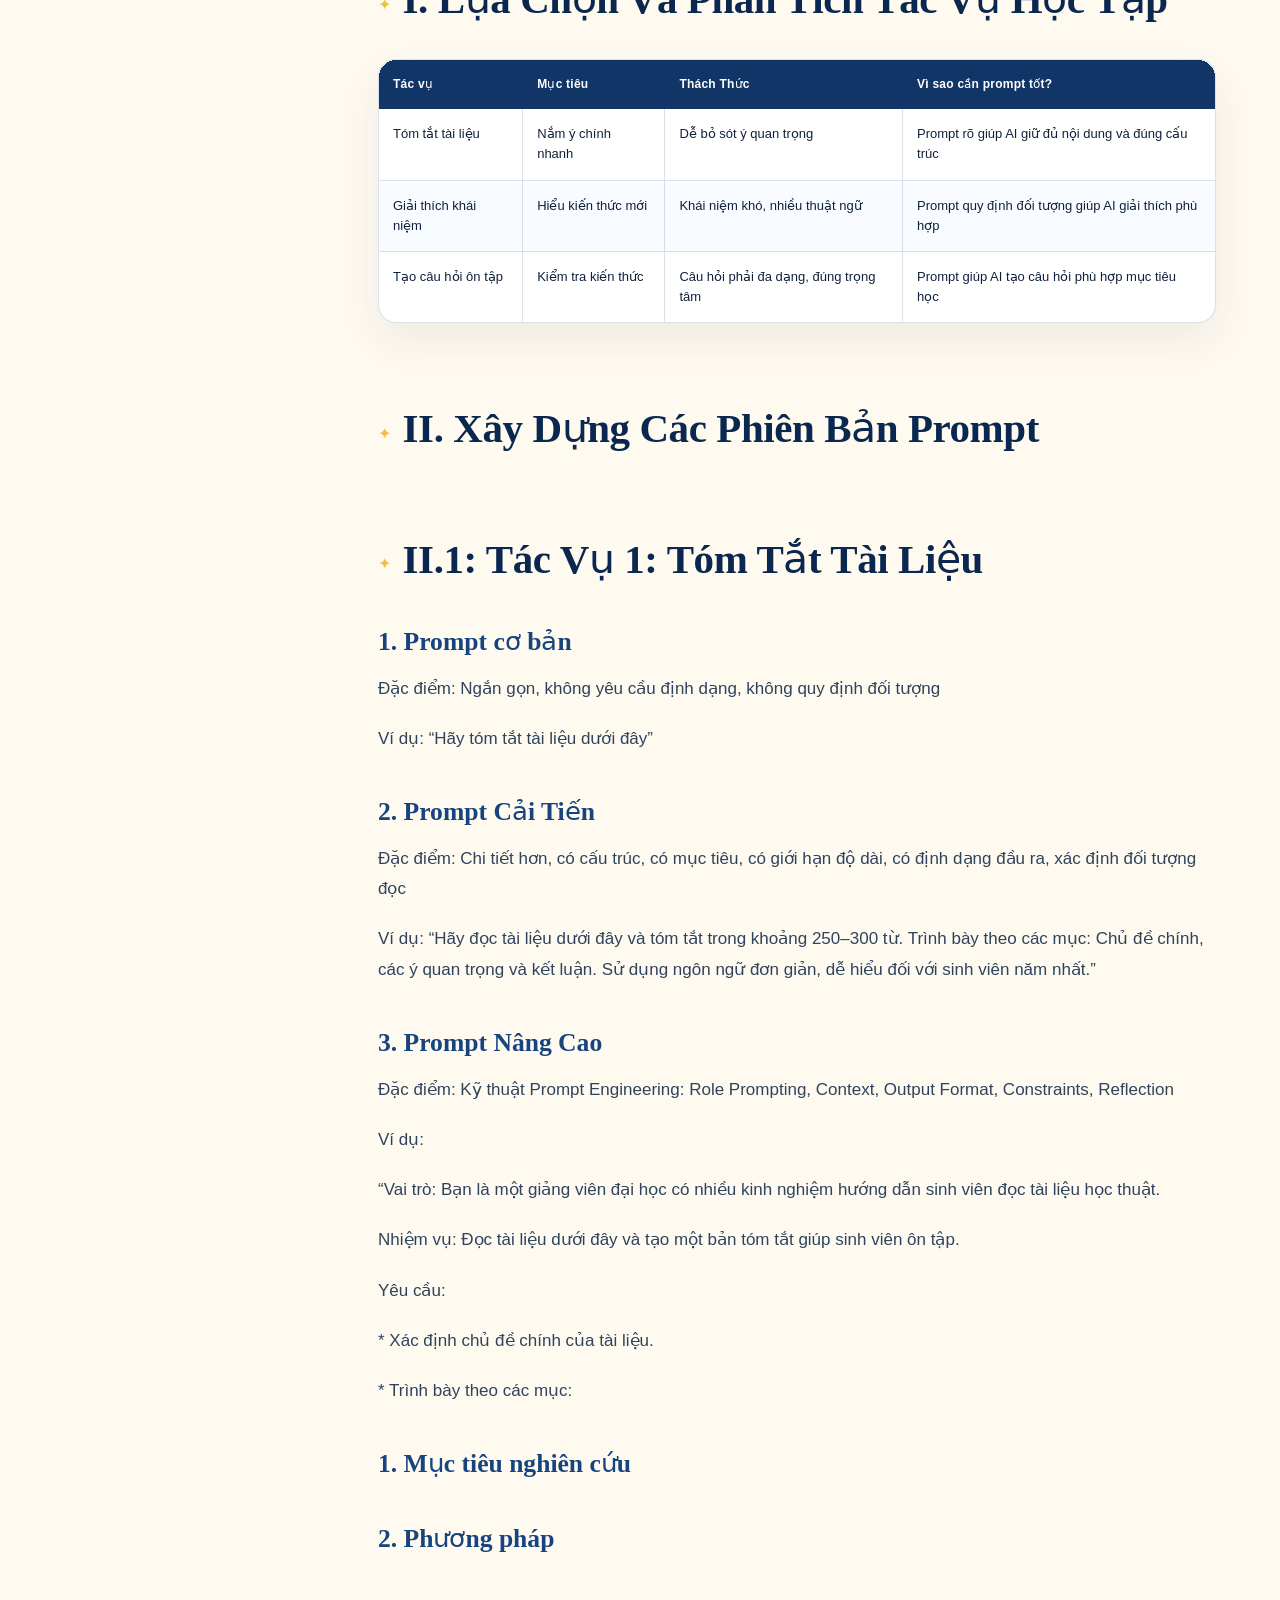
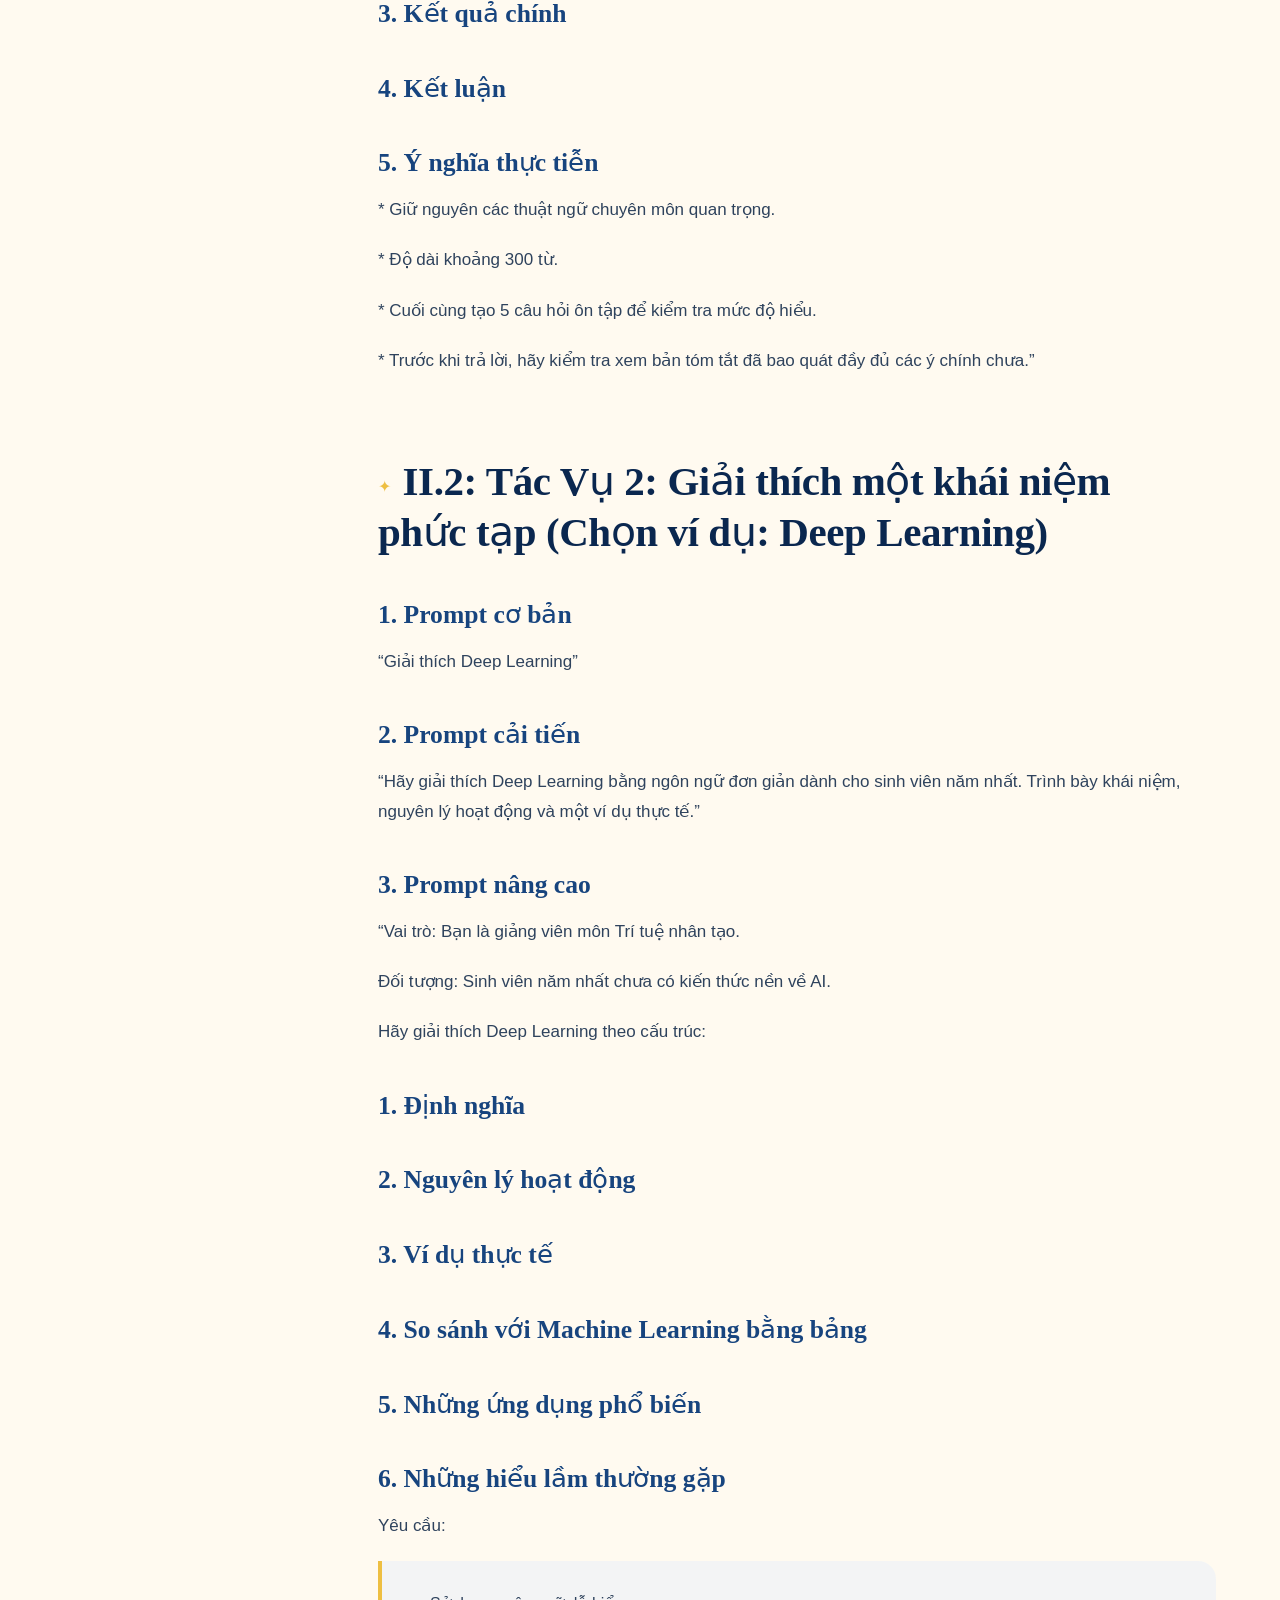
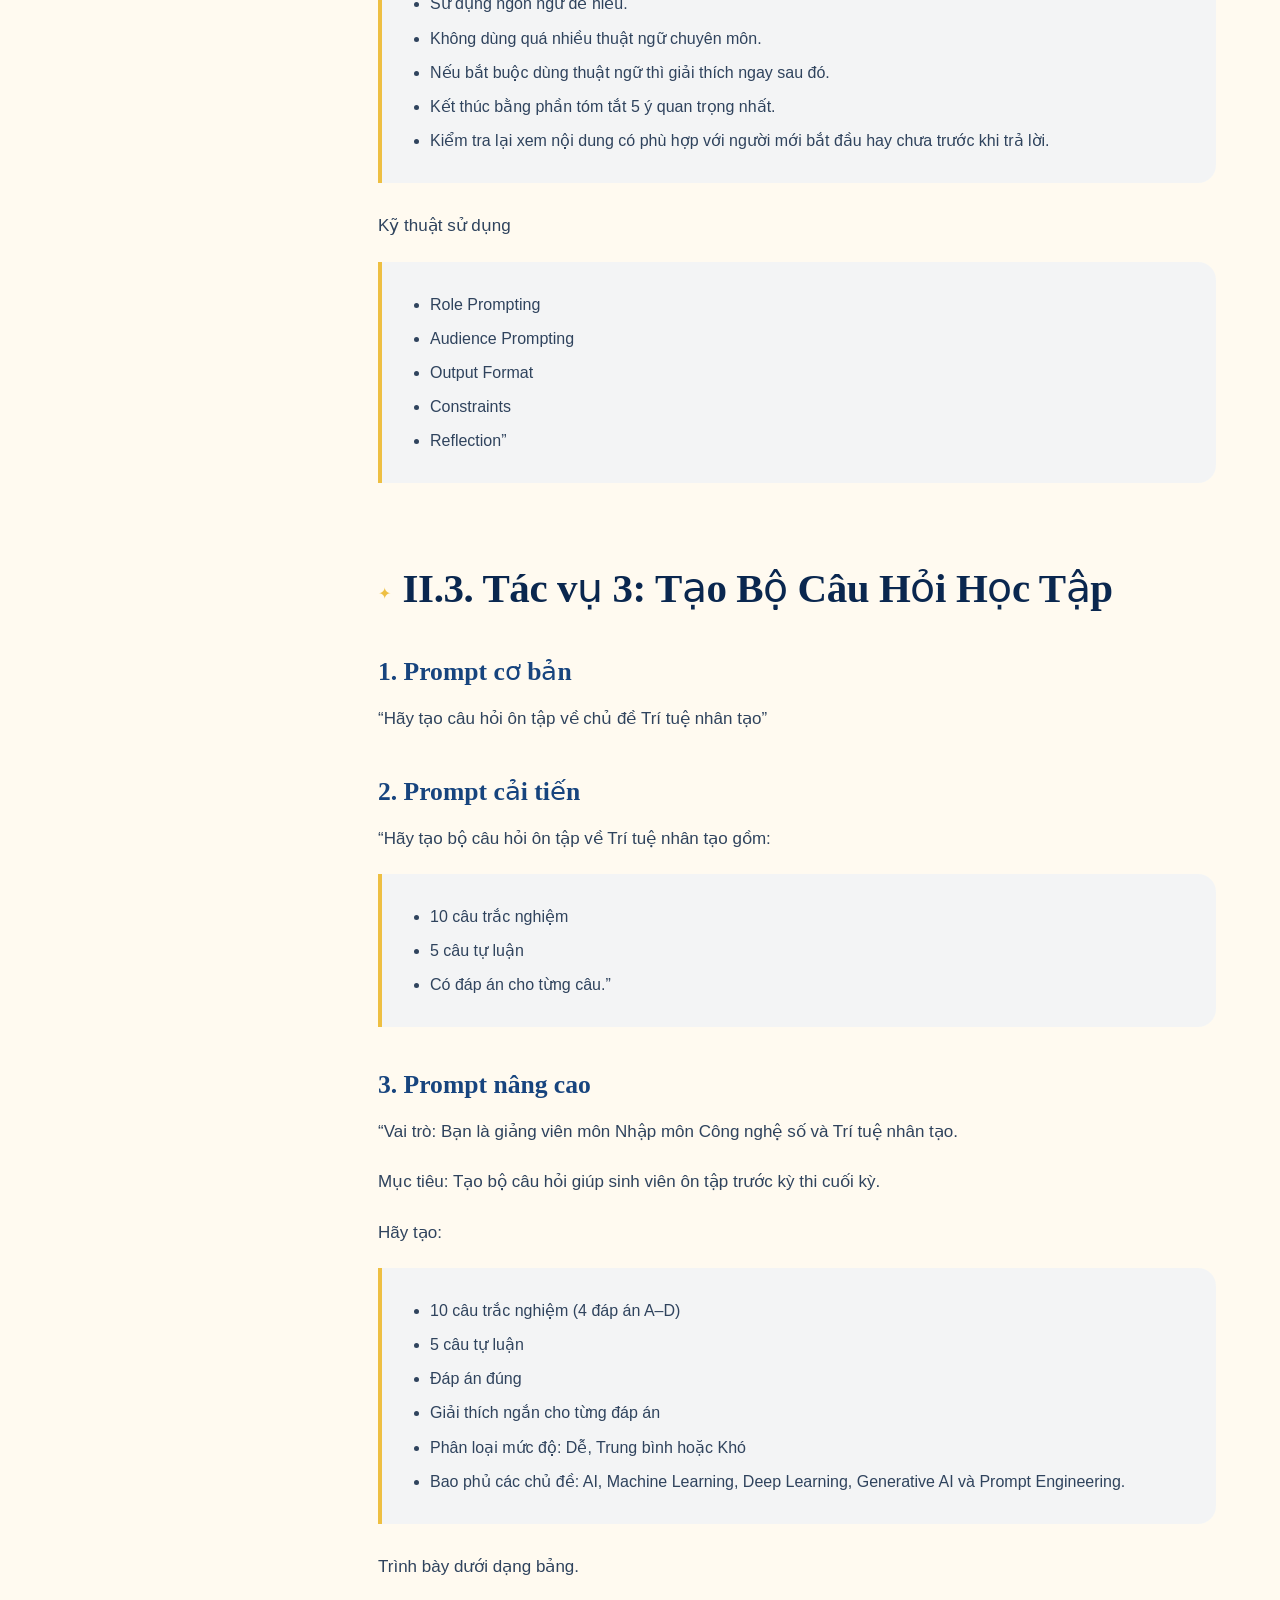
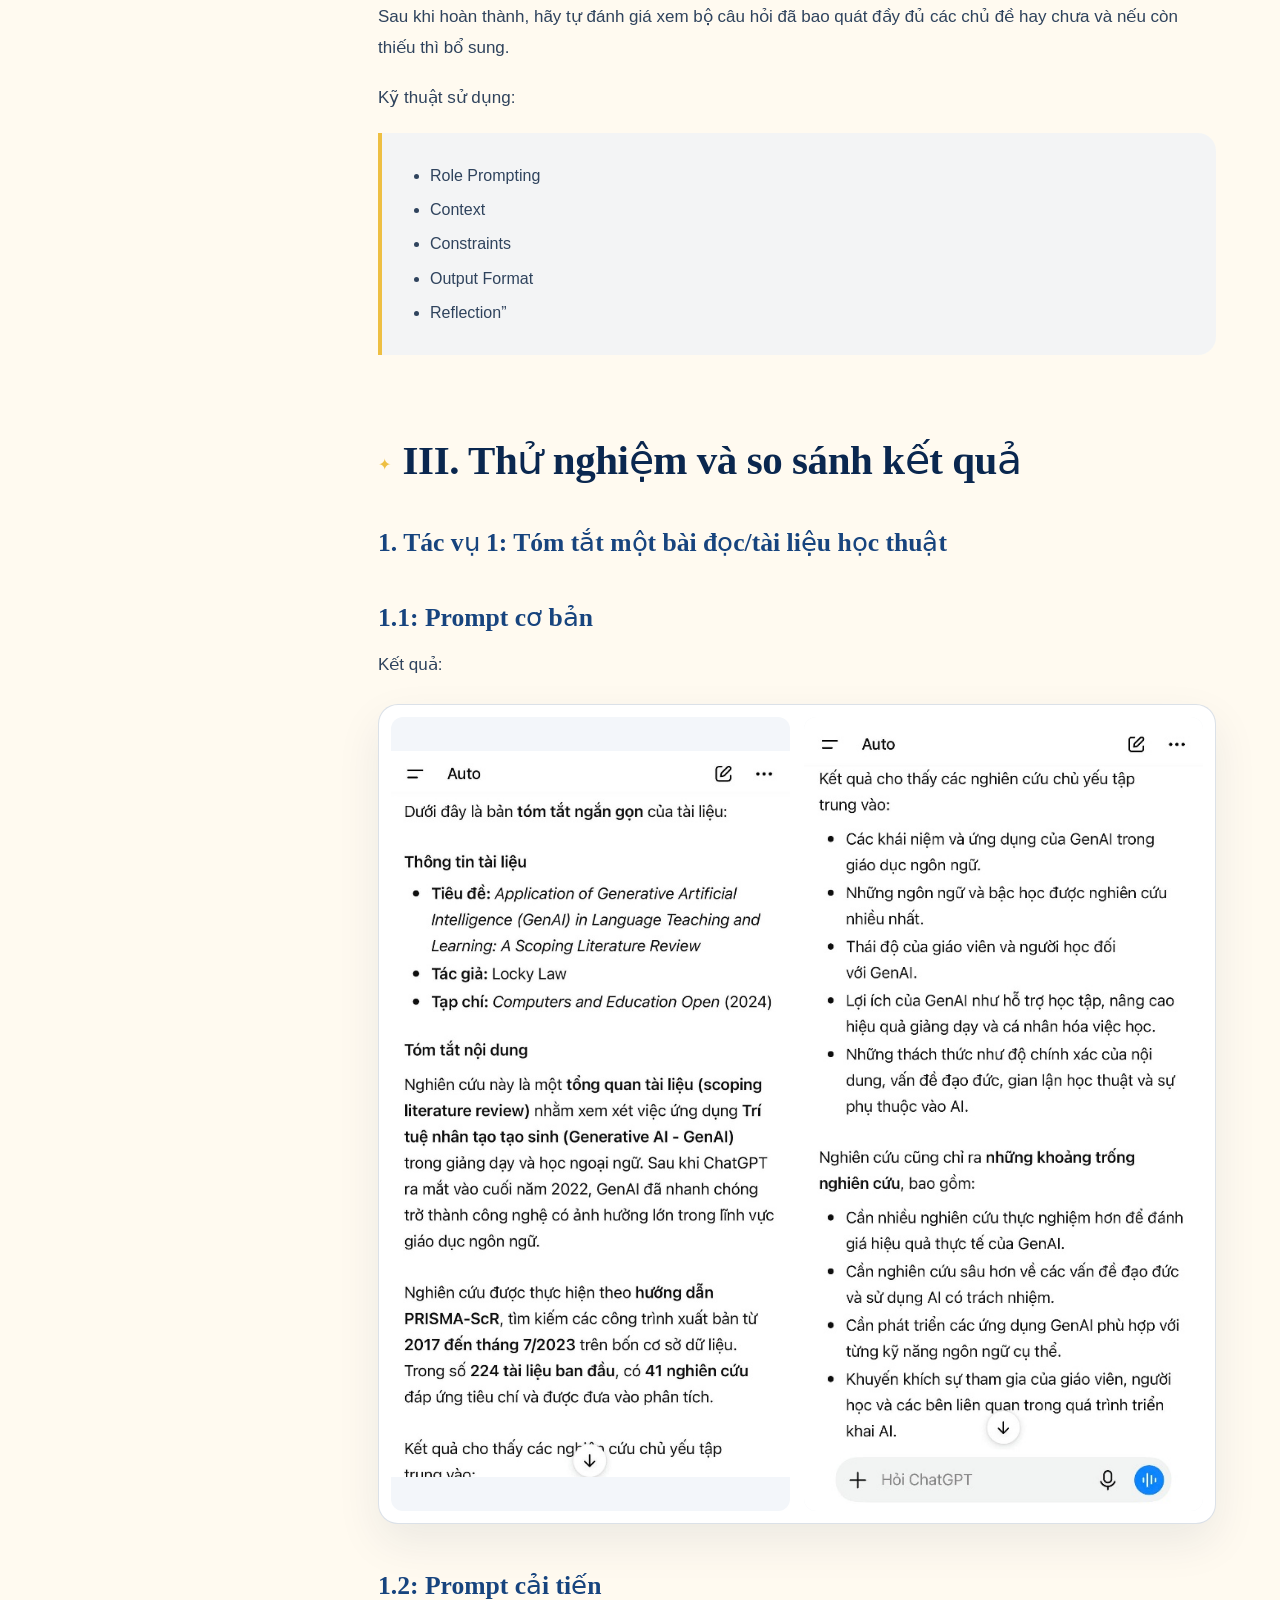
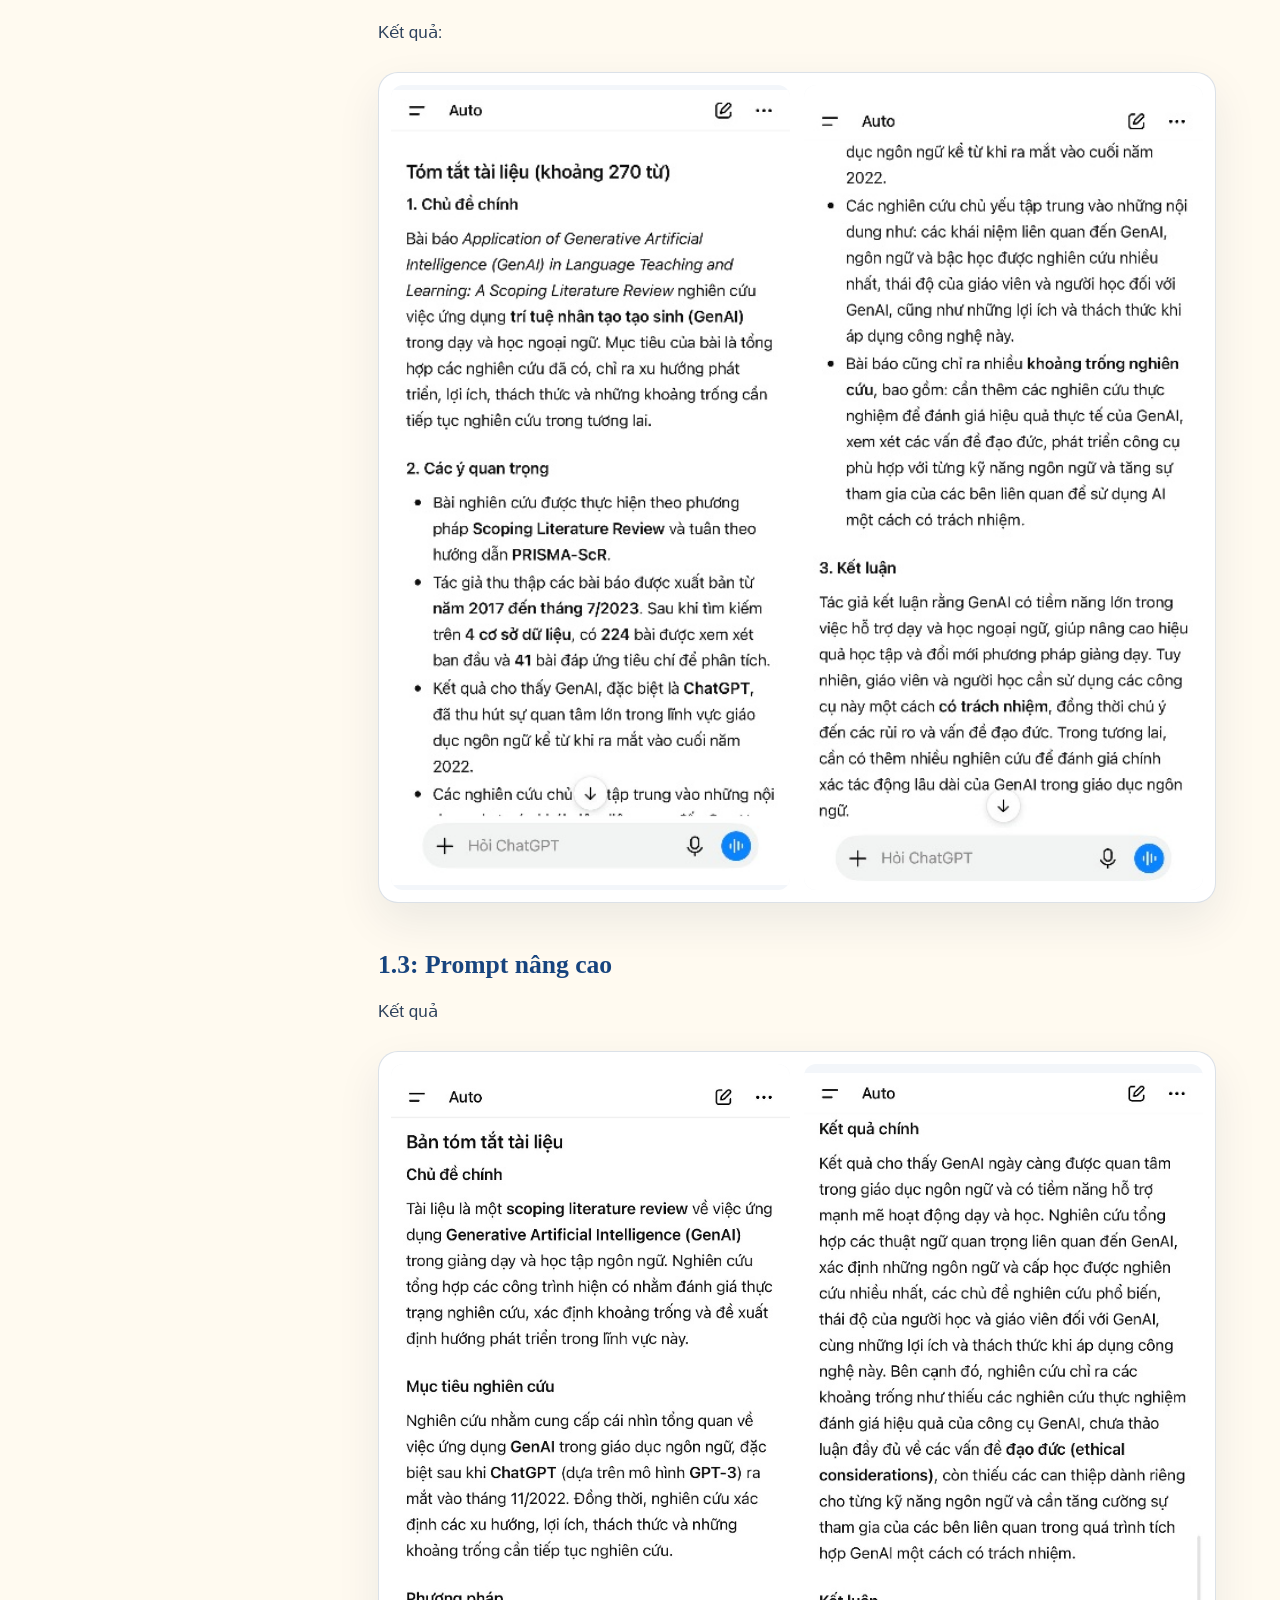
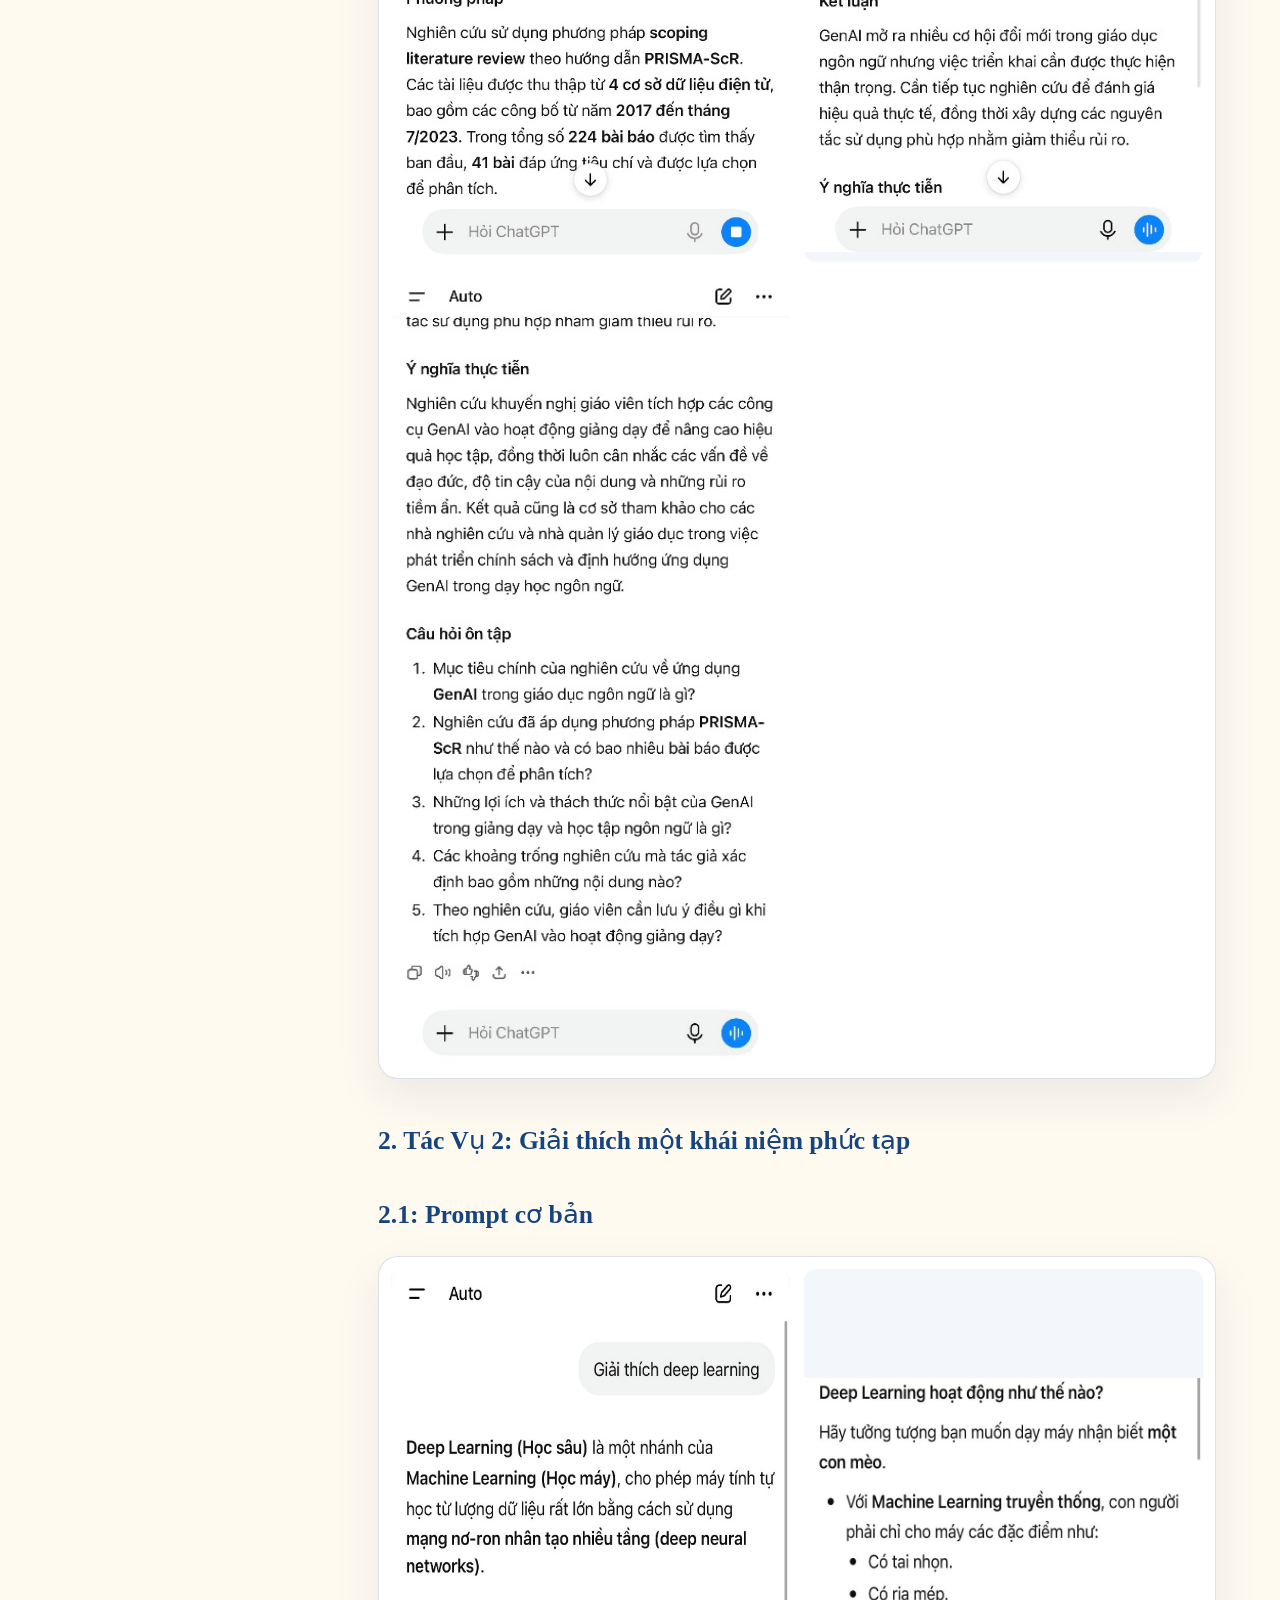
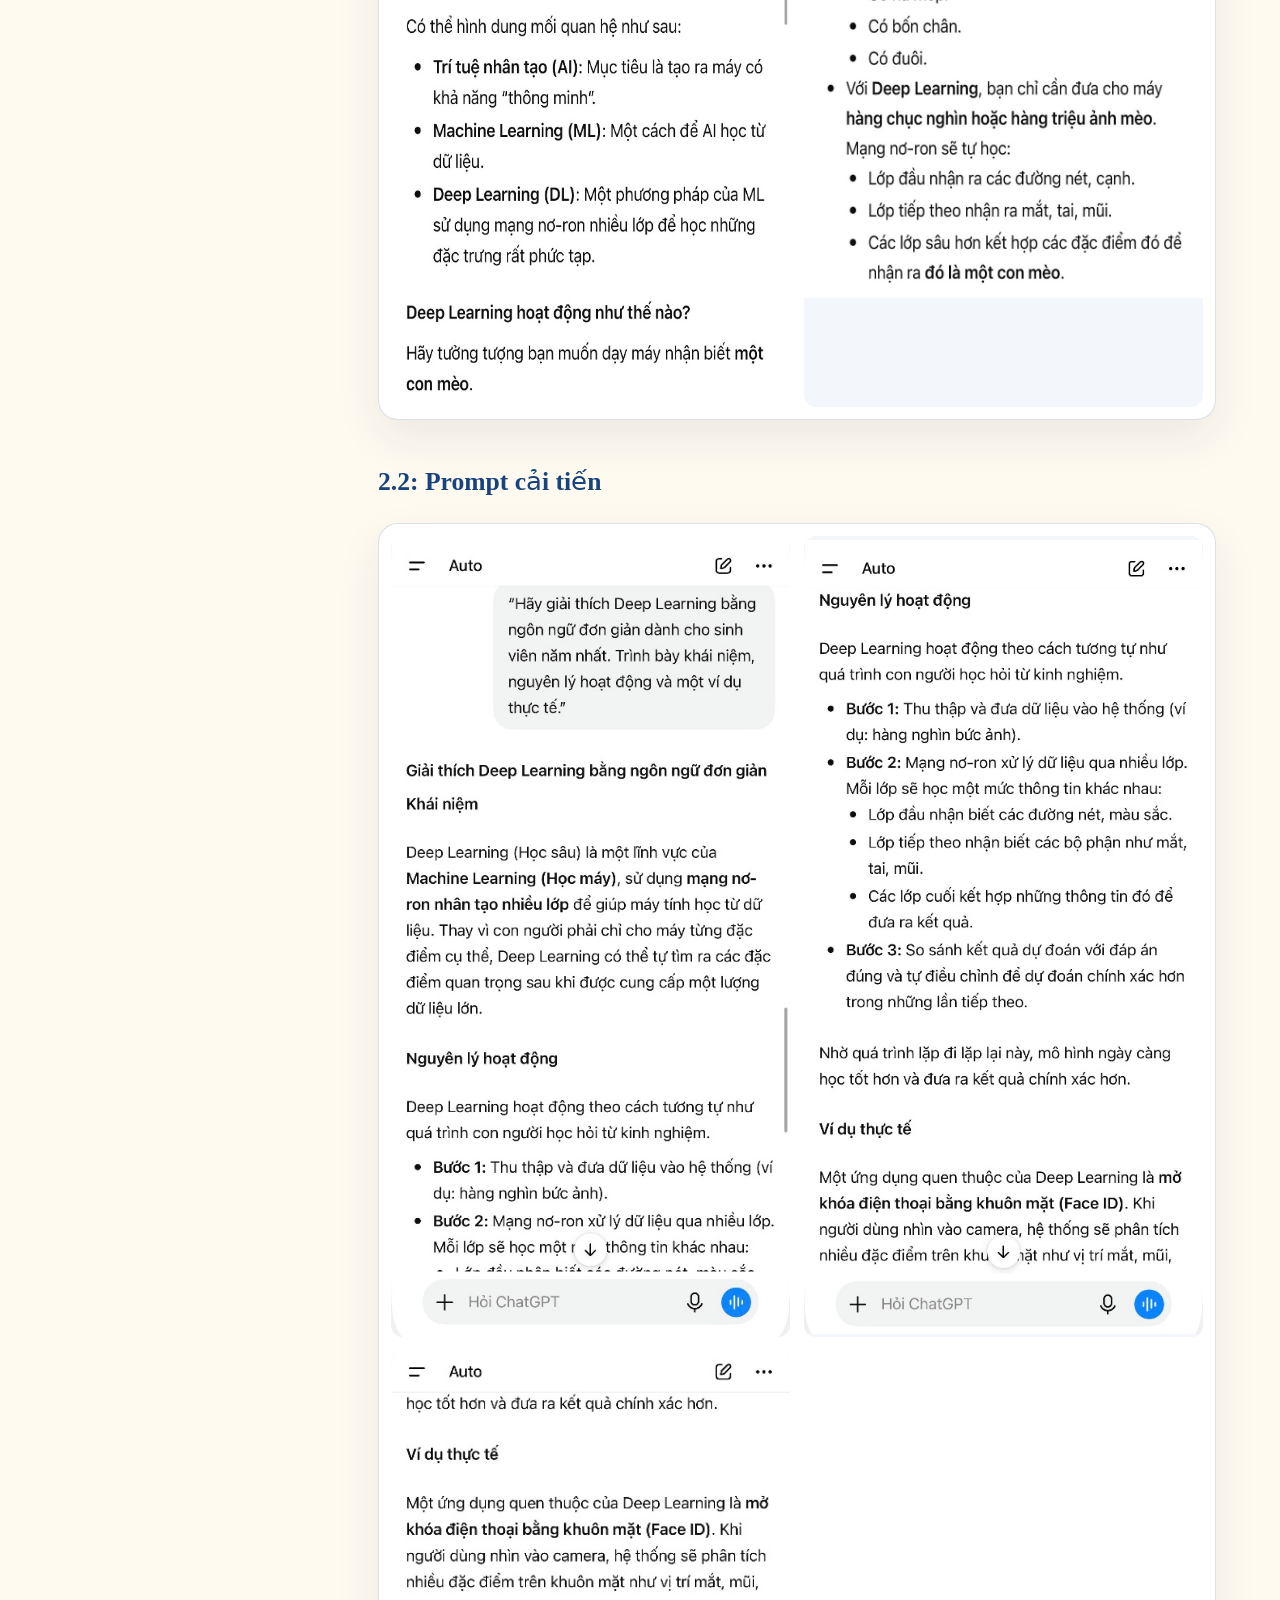
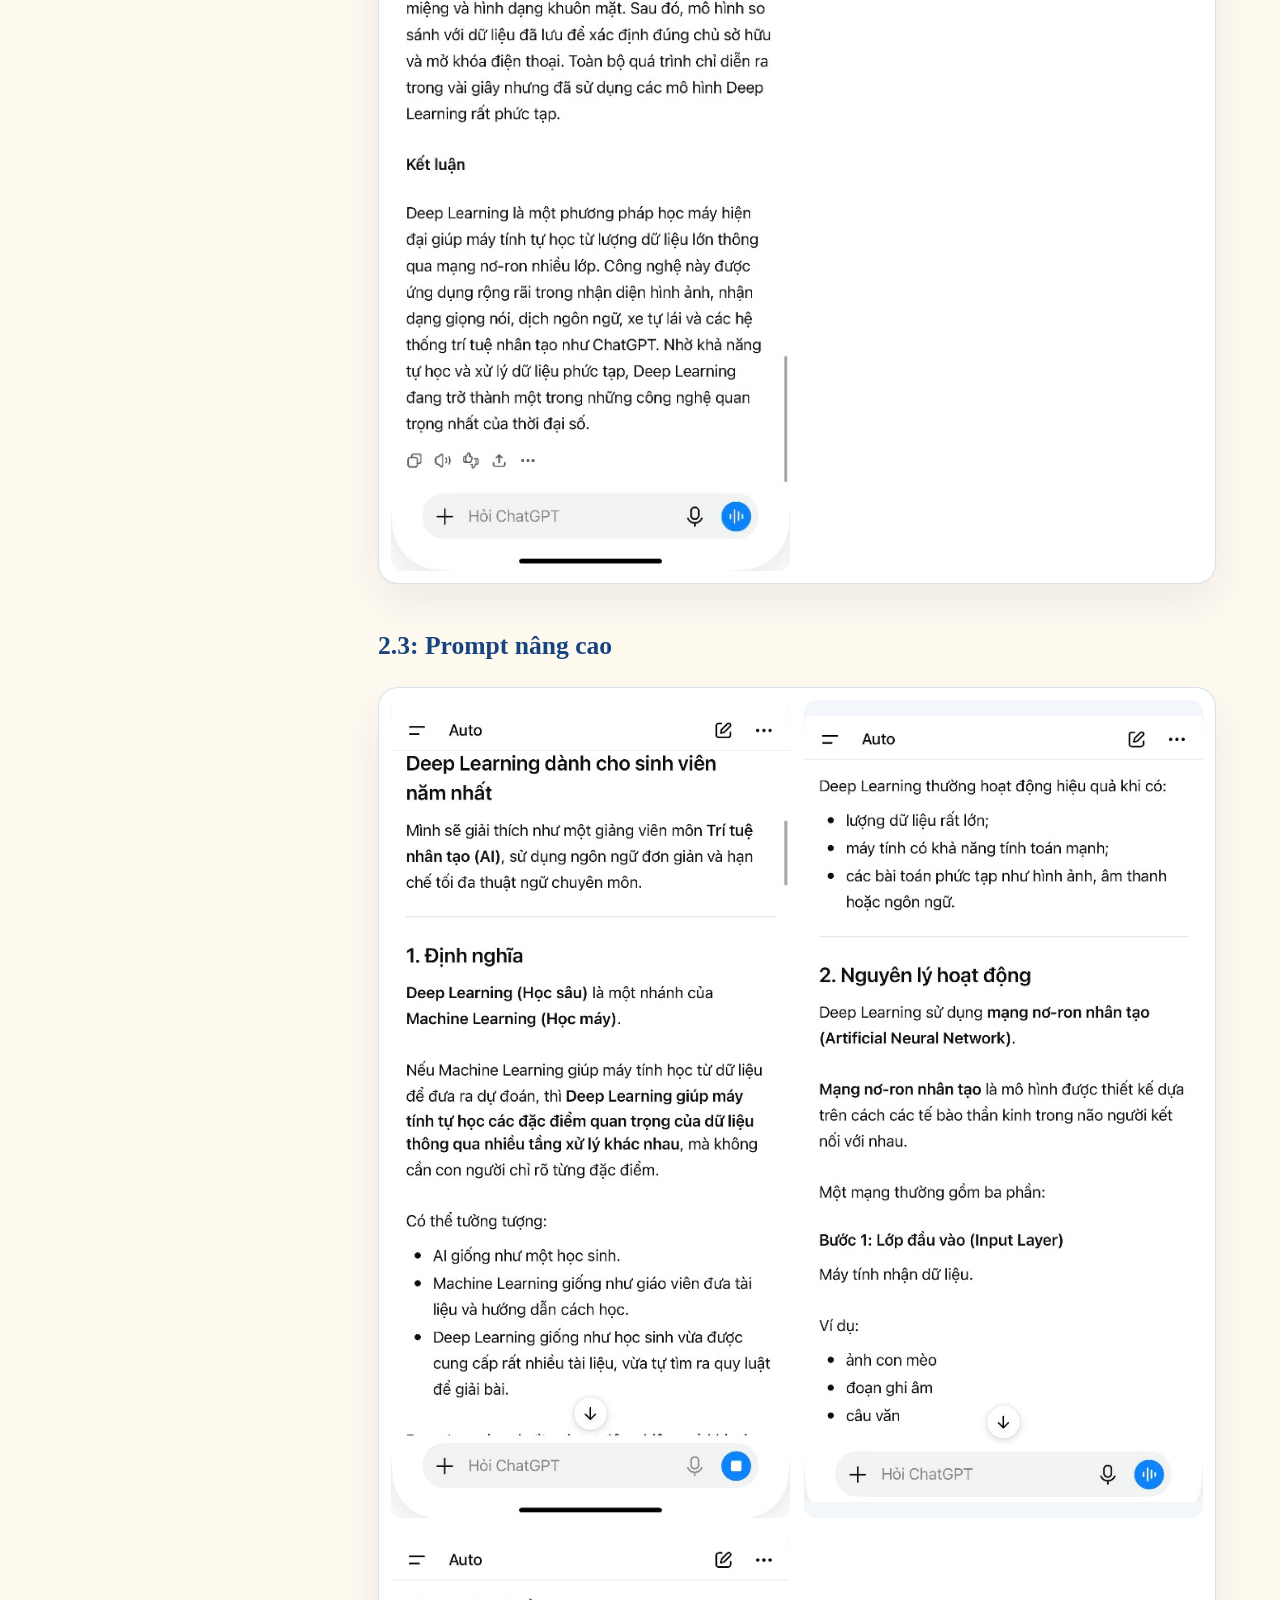
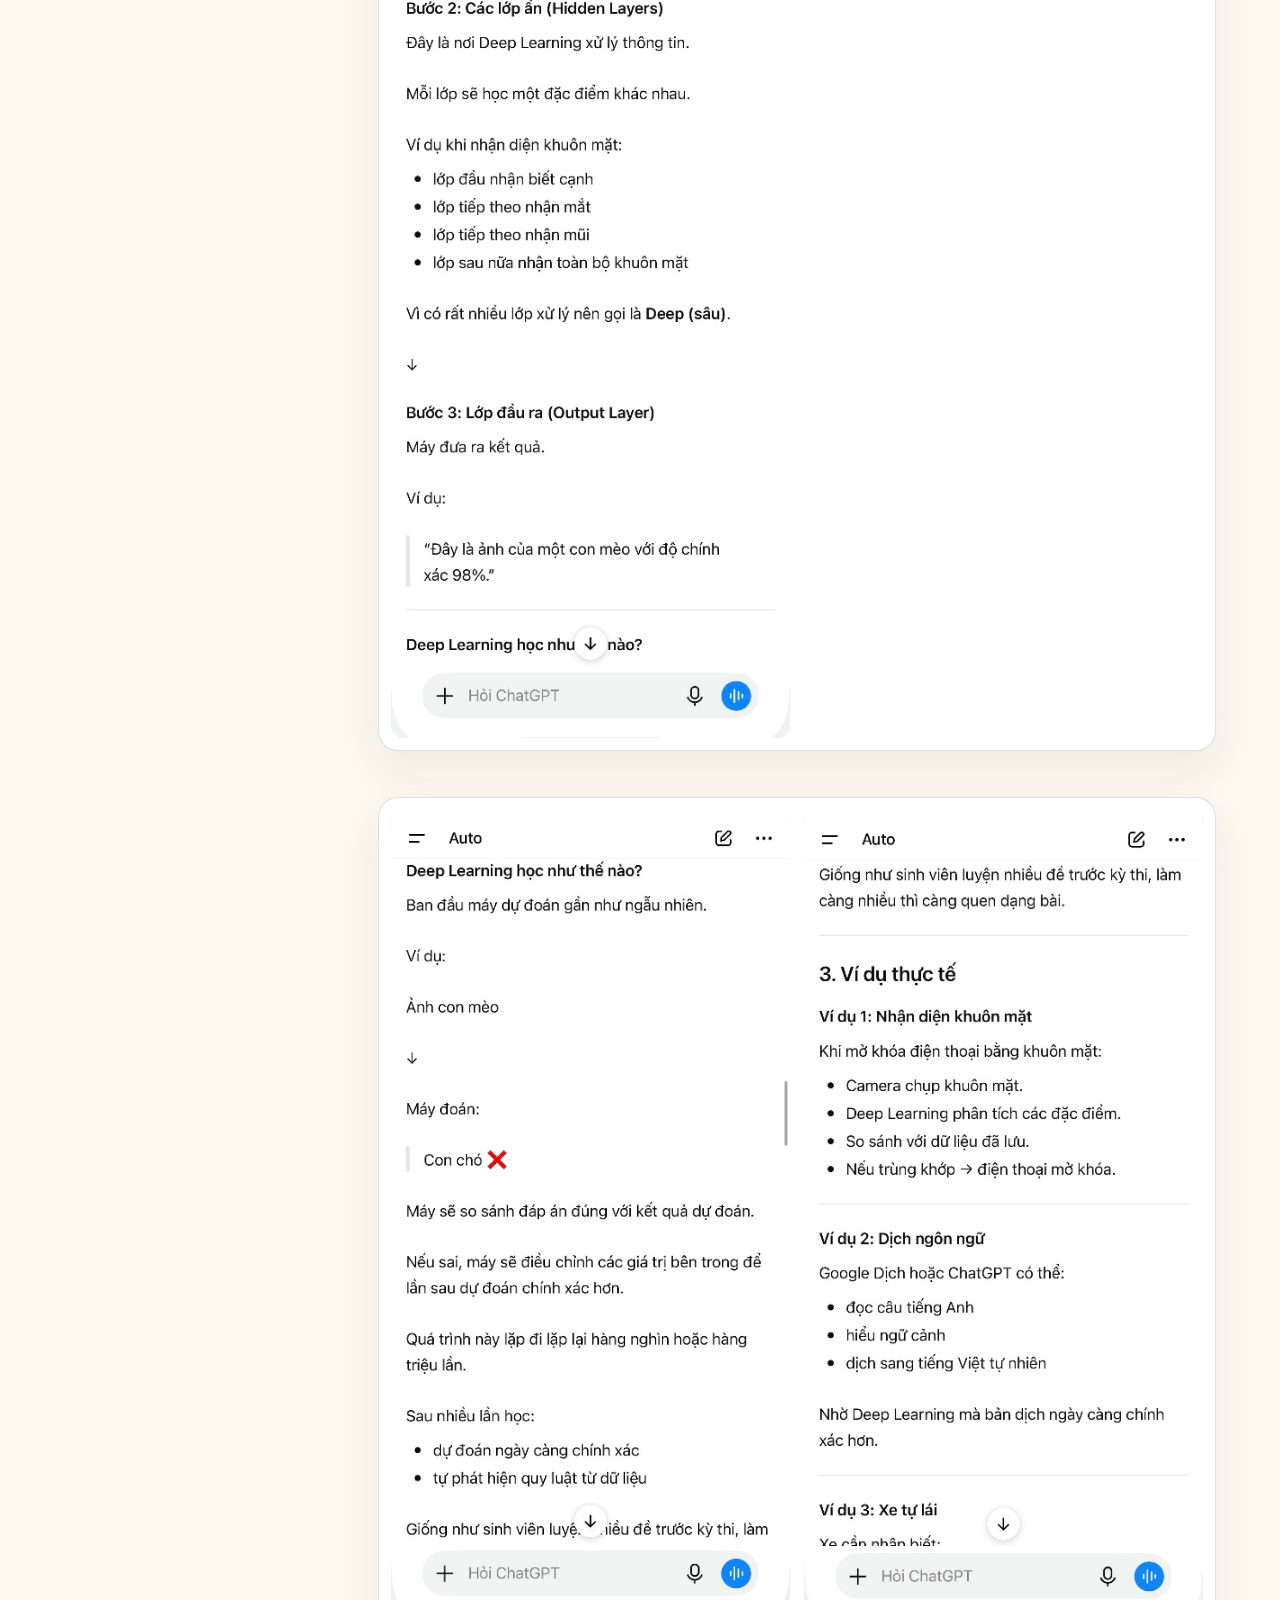
<file: bai-3.html>
<!doctype html>
<html lang="vi">
<head>
  <meta charset="UTF-8">
  <meta name="viewport" content="width=device-width, initial-scale=1.0">
  <meta name="theme-color" content="#123a72">
  <meta name="description" content="Portfolio môn Nhập môn Công nghệ số và Trí tuệ nhân tạo của Lê Hương Liên.">
  <link rel="icon" href="assets/images/favicon.svg" type="image/svg+xml">
  <script>document.documentElement.classList.add("js")</script>
  <link rel="stylesheet" href="assets/css/styles.css">
  <title>Bài 3 · Viết prompt hiệu quả cho các tác vụ học tập</title>
</head>
<body id="top" class="assignment-3">
<div class="reading-progress" aria-hidden="true"></div>

<header class="site-header">
  <a class="brand" href="index.html" aria-label="Về trang chủ">
    <span class="brand-mark" aria-hidden="true"><svg viewBox="0 0 48 48"><path d="M24 3 28.2 17.8 43 22l-14.8 4.2L24 41l-4.2-14.8L5 22l14.8-4.2L24 3Z"/><circle cx="24" cy="22" r="4"/></svg></span>
    <span><strong>Hương Liên</strong><small>Digital Portfolio</small></span>
  </a>
  <nav class="main-nav" aria-label="Điều hướng chính">
    <a href="index.html#about">Giới thiệu</a>
    <a href="index.html#assignments">Bài tập</a>
    <a href="index.html#reflection">Tổng kết</a>
  </nav>
  <button class="menu-button" aria-expanded="false" aria-label="Mở menu"><span></span><span></span></button>
</header>

<main class="assignment-page">
  <section class="assignment-hero section-pad">
    <div class="assignment-hero-copy reveal">
      <a class="back-link" href="index.html#assignments">← Trở về danh sách</a>
      <div class="assignment-index"><span>03</span><div class="card-icon"><svg viewBox="0 0 24 24" aria-hidden="true"><path d="m12 2 1.6 5.4L19 9l-5.4 1.6L12 16l-1.6-5.4L5 9l5.4-1.6L12 2Z"/><path d="m19 15 .8 2.2L22 18l-2.2.8L19 21l-.8-2.2L16 18l2.2-.8L19 15Z"/></svg></div></div>
      <p class="eyebrow">Bài tập 3 · NMCNS &amp; AI</p>
      <h1>Viết prompt hiệu quả cho các tác vụ học tập</h1>
      <p>Thử nghiệm ba cấp độ prompt và so sánh đầu ra.</p>
    </div>
    <div class="assignment-decor" aria-hidden="true"><span>✦</span><span>✧</span><span>✦</span></div>
  </section>
  <div class="report-layout section-pad">
    <aside class="report-sidebar reveal">
      <div class="toc-card"><p>Mục lục trang</p><nav class="page-toc" aria-label="Mục lục bài báo cáo"></nav></div>
      <div class="student-card"><span>Lê Hương Liên</span><small>25041410 · ULIS</small></div>
    </aside>
    <article class="report"><header class="report-cover reveal">
<span class="report-eyebrow">BÁO CÁO</span>
<h1>BÀI TẬP 3: VIẾT PROMPT HIỆU QUẢ CHO CÁC TÁC VỤ HỌC TẬP</h1>
<p class="report-subtitle">ĐÁNH GIÁ CÁC PROMPT TRONG HỌC TẬP VỚI CHATGPT</p>
<div class="report-meta">
<span>Hà Nội, ngày 01 tháng 07 năm 2026</span>
<span>Họ Và Tên: Lê Hương Liên</span>
<span>MSSV: 25041410</span>
<span>Lớp Học Phần: VNU1001_E252053</span>
<span>Môn: Nhập môn công nghệ số và trí tuệ nhân tạo</span>
</div>
</header>
<p class="report-paragraph">Báo cáo nhằm tìm hiểu ảnh hưởng của cách viết prompt đến chất lượng phản hồi của AI. Ba tác vụ học tập phổ biến được lựa chọn để thử nghiệm với ba mức độ prompt khác nhau nhằm đánh giá hiệu quả của từng cách viết và rút ra nguyên tắc xây dựng prompt hiệu quả.</p>
<h2 id="i-lua-chon-va-phan-tich-tac-vu-hoc-tap" class="report-heading">I. Lựa Chọn Và Phân Tích Tác Vụ Học Tập</h2>
<div class="table-block" role="region" aria-label="Bảng 1" tabindex="0"><table><thead><tr><th scope="col">Tác vụ</th><th scope="col">Mục tiêu</th><th scope="col">Thách Thức</th><th scope="col">Vì sao cần prompt tốt?</th></tr></thead><tbody><tr><td>Tóm tắt tài liệu</td><td>Nắm ý chính nhanh</td><td>Dễ bỏ sót ý quan trọng</td><td>Prompt rõ giúp AI giữ đủ nội dung và đúng cấu trúc</td></tr><tr><td>Giải thích khái niệm</td><td>Hiểu kiến thức mới</td><td>Khái niệm khó, nhiều thuật ngữ</td><td>Prompt quy định đối tượng giúp AI giải thích phù hợp</td></tr><tr><td>Tạo câu hỏi ôn tập</td><td>Kiểm tra kiến thức</td><td>Câu hỏi phải đa dạng, đúng trọng tâm</td><td>Prompt giúp AI tạo câu hỏi phù hợp mục tiêu học</td></tr></tbody></table></div>
<h2 id="ii-xay-dung-cac-phien-ban-prompt" class="report-heading">II. Xây Dựng Các Phiên Bản Prompt</h2>
<h2 id="ii-1-tac-vu-1-tom-tat-tai-lieu" class="report-heading">II.1: Tác Vụ 1: Tóm Tắt Tài Liệu</h2>
<h3 id="1-prompt-co-ban" class="report-heading">1. Prompt cơ bản</h3>
<p class="report-paragraph">Đặc điểm: Ngắn gọn, không yêu cầu định dạng, không quy định đối tượng</p>
<p class="report-paragraph">Ví dụ: “Hãy tóm tắt tài liệu dưới đây”</p>
<h3 id="2-prompt-cai-tien" class="report-heading">2. Prompt Cải Tiến</h3>
<p class="report-paragraph">Đặc điểm: Chi tiết hơn, có cấu trúc, có mục tiêu, có giới hạn độ dài, có định dạng đầu ra, xác định đối tượng đọc</p>
<p class="report-paragraph">Ví dụ: “Hãy đọc tài liệu dưới đây và tóm tắt trong khoảng 250–300 từ. Trình bày theo các mục: Chủ đề chính, các ý quan trọng và kết luận. Sử dụng ngôn ngữ đơn giản, dễ hiểu đối với sinh viên năm nhất.”</p>
<h3 id="3-prompt-nang-cao" class="report-heading">3. Prompt Nâng Cao</h3>
<p class="report-paragraph">Đặc điểm: Kỹ thuật Prompt Engineering: Role Prompting, Context, Output Format, Constraints, Reflection</p>
<p class="report-paragraph">Ví dụ:</p>
<p class="report-paragraph">“Vai trò: Bạn là một giảng viên đại học có nhiều kinh nghiệm hướng dẫn sinh viên đọc tài liệu học thuật.</p>
<p class="report-paragraph">Nhiệm vụ: Đọc tài liệu dưới đây và tạo một bản tóm tắt giúp sinh viên ôn tập.</p>
<p class="report-paragraph">Yêu cầu:</p>
<p class="report-paragraph">* Xác định chủ đề chính của tài liệu.</p>
<p class="report-paragraph">* Trình bày theo các mục:</p>
<h3 id="1-muc-tieu-nghien-cuu" class="report-heading">1. Mục tiêu nghiên cứu</h3>
<h3 id="2-phuong-phap" class="report-heading">2. Phương pháp</h3>
<h3 id="3-ket-qua-chinh" class="report-heading">3. Kết quả chính</h3>
<h3 id="4-ket-luan" class="report-heading">4. Kết luận</h3>
<h3 id="5-y-nghia-thuc-tien" class="report-heading">5. Ý nghĩa thực tiễn</h3>
<p class="report-paragraph">* Giữ nguyên các thuật ngữ chuyên môn quan trọng.</p>
<p class="report-paragraph">* Độ dài khoảng 300 từ.</p>
<p class="report-paragraph">* Cuối cùng tạo 5 câu hỏi ôn tập để kiểm tra mức độ hiểu.</p>
<p class="report-paragraph">* Trước khi trả lời, hãy kiểm tra xem bản tóm tắt đã bao quát đầy đủ các ý chính chưa.”</p>
<h2 id="ii-2-tac-vu-2-giai-thich-mot-khai-niem-phuc-tap-chon-vi-du-deep-learning" class="report-heading">II.2: Tác Vụ 2: Giải thích một khái niệm phức tạp (Chọn ví dụ: Deep Learning)</h2>
<h3 id="1-prompt-co-ban-2" class="report-heading">1. Prompt cơ bản</h3>
<p class="report-paragraph">“Giải thích Deep Learning”</p>
<h3 id="2-prompt-cai-tien-2" class="report-heading">2. Prompt cải tiến</h3>
<p class="report-paragraph">“Hãy giải thích Deep Learning bằng ngôn ngữ đơn giản dành cho sinh viên năm nhất. Trình bày khái niệm, nguyên lý hoạt động và một ví dụ thực tế.”</p>
<h3 id="3-prompt-nang-cao-2" class="report-heading">3. Prompt nâng cao</h3>
<p class="report-paragraph">“Vai trò: Bạn là giảng viên môn Trí tuệ nhân tạo.</p>
<p class="report-paragraph">Đối tượng: Sinh viên năm nhất chưa có kiến thức nền về AI.</p>
<p class="report-paragraph">Hãy giải thích Deep Learning theo cấu trúc:</p>
<h3 id="1-inh-nghia" class="report-heading">1. Định nghĩa</h3>
<h3 id="2-nguyen-ly-hoat-ong" class="report-heading">2. Nguyên lý hoạt động</h3>
<h3 id="3-vi-du-thuc-te" class="report-heading">3. Ví dụ thực tế</h3>
<h3 id="4-so-sanh-voi-machine-learning-bang-bang" class="report-heading">4. So sánh với Machine Learning bằng bảng</h3>
<h3 id="5-nhung-ung-dung-pho-bien" class="report-heading">5. Những ứng dụng phổ biến</h3>
<h3 id="6-nhung-hieu-lam-thuong-gap" class="report-heading">6. Những hiểu lầm thường gặp</h3>
<p class="report-paragraph">Yêu cầu:</p>
<ul class="report-list">
<li>Sử dụng ngôn ngữ dễ hiểu.</li>
<li>Không dùng quá nhiều thuật ngữ chuyên môn.</li>
<li>Nếu bắt buộc dùng thuật ngữ thì giải thích ngay sau đó.</li>
<li>Kết thúc bằng phần tóm tắt 5 ý quan trọng nhất.</li>
<li>Kiểm tra lại xem nội dung có phù hợp với người mới bắt đầu hay chưa trước khi trả lời.</li>
</ul>
<p class="report-paragraph">Kỹ thuật sử dụng</p>
<ul class="report-list">
<li>Role Prompting</li>
<li>Audience Prompting</li>
<li>Output Format</li>
<li>Constraints</li>
<li>Reflection”</li>
</ul>
<h2 id="ii-3-tac-vu-3-tao-bo-cau-hoi-hoc-tap" class="report-heading">II.3. Tác vụ 3: Tạo Bộ Câu Hỏi Học Tập</h2>
<h3 id="1-prompt-co-ban-3" class="report-heading">1. Prompt cơ bản</h3>
<p class="report-paragraph">“Hãy tạo câu hỏi ôn tập về chủ đề Trí tuệ nhân tạo”</p>
<h3 id="2-prompt-cai-tien-3" class="report-heading">2. Prompt cải tiến</h3>
<p class="report-paragraph">“Hãy tạo bộ câu hỏi ôn tập về Trí tuệ nhân tạo gồm:</p>
<ul class="report-list">
<li>10 câu trắc nghiệm</li>
<li>5 câu tự luận</li>
<li>Có đáp án cho từng câu.”</li>
</ul>
<h3 id="3-prompt-nang-cao-3" class="report-heading">3. Prompt nâng cao</h3>
<p class="report-paragraph">“Vai trò: Bạn là giảng viên môn Nhập môn Công nghệ số và Trí tuệ nhân tạo.</p>
<p class="report-paragraph">Mục tiêu: Tạo bộ câu hỏi giúp sinh viên ôn tập trước kỳ thi cuối kỳ.</p>
<p class="report-paragraph">Hãy tạo:</p>
<ul class="report-list">
<li>10 câu trắc nghiệm (4 đáp án A–D)</li>
<li>5 câu tự luận</li>
<li>Đáp án đúng</li>
<li>Giải thích ngắn cho từng đáp án</li>
<li>Phân loại mức độ: Dễ, Trung bình hoặc Khó</li>
<li>Bao phủ các chủ đề: AI, Machine Learning, Deep Learning, Generative AI và Prompt Engineering.</li>
</ul>
<p class="report-paragraph">Trình bày dưới dạng bảng.</p>
<p class="report-paragraph">Sau khi hoàn thành, hãy tự đánh giá xem bộ câu hỏi đã bao quát đầy đủ các chủ đề hay chưa và nếu còn thiếu thì bổ sung.</p>
<p class="report-paragraph">Kỹ thuật sử dụng:</p>
<ul class="report-list">
<li>Role Prompting</li>
<li>Context</li>
<li>Constraints</li>
<li>Output Format</li>
<li>Reflection”</li>
</ul>
<h2 id="iii-thu-nghiem-va-so-sanh-ket-qua" class="report-heading">III. Thử nghiệm và so sánh kết quả</h2>
<h3 id="1-tac-vu-1-tom-tat-mot-bai-oc-tai-lieu-hoc-thuat" class="report-heading">1. Tác vụ 1: Tóm tắt một bài đọc/tài liệu học thuật</h3>
<h3 id="1-1-prompt-co-ban" class="report-heading">1.1: Prompt cơ bản</h3>
<p class="report-paragraph">Kết quả:</p>
<div class="evidence-gallery two">
<button class="evidence-image" type="button" data-lightbox-src="assets/images/assignments/bai-3/image-01.jpg" aria-label="Mở ảnh minh chứng"><img src="assets/images/assignments/bai-3/image-01.jpg" alt="Minh chứng bài tập 3 - hình 1"></button>
<button class="evidence-image" type="button" data-lightbox-src="assets/images/assignments/bai-3/image-02.jpg" aria-label="Mở ảnh minh chứng"><img src="assets/images/assignments/bai-3/image-02.jpg" alt="Minh chứng bài tập 3 - hình 2"></button>
</div>
<h3 id="1-2-prompt-cai-tien" class="report-heading">1.2: Prompt cải tiến</h3>
<p class="report-paragraph">Kết quả:</p>
<div class="evidence-gallery two">
<button class="evidence-image" type="button" data-lightbox-src="assets/images/assignments/bai-3/image-03.jpg" aria-label="Mở ảnh minh chứng"><img src="assets/images/assignments/bai-3/image-03.jpg" alt="Minh chứng bài tập 3 - hình 1"></button>
<button class="evidence-image" type="button" data-lightbox-src="assets/images/assignments/bai-3/image-04.jpg" aria-label="Mở ảnh minh chứng"><img src="assets/images/assignments/bai-3/image-04.jpg" alt="Minh chứng bài tập 3 - hình 2"></button>
</div>
<h3 id="1-3-prompt-nang-cao" class="report-heading">1.3: Prompt nâng cao</h3>
<p class="report-paragraph">Kết quả</p>
<div class="evidence-gallery multi">
<button class="evidence-image" type="button" data-lightbox-src="assets/images/assignments/bai-3/image-05.jpg" aria-label="Mở ảnh minh chứng"><img src="assets/images/assignments/bai-3/image-05.jpg" alt="Minh chứng bài tập 3 - hình 1"></button>
<button class="evidence-image" type="button" data-lightbox-src="assets/images/assignments/bai-3/image-06.jpg" aria-label="Mở ảnh minh chứng"><img src="assets/images/assignments/bai-3/image-06.jpg" alt="Minh chứng bài tập 3 - hình 2"></button>
<button class="evidence-image" type="button" data-lightbox-src="assets/images/assignments/bai-3/image-07.jpg" aria-label="Mở ảnh minh chứng"><img src="assets/images/assignments/bai-3/image-07.jpg" alt="Minh chứng bài tập 3 - hình 3"></button>
</div>
<h3 id="2-tac-vu-2-giai-thich-mot-khai-niem-phuc-tap" class="report-heading">2. Tác Vụ 2: Giải thích một khái niệm phức tạp</h3>
<h3 id="2-1-prompt-co-ban" class="report-heading">2.1: Prompt cơ bản</h3>
<div class="evidence-gallery two">
<button class="evidence-image" type="button" data-lightbox-src="assets/images/assignments/bai-3/image-08.jpg" aria-label="Mở ảnh minh chứng"><img src="assets/images/assignments/bai-3/image-08.jpg" alt="Minh chứng bài tập 3 - hình 1"></button>
<button class="evidence-image" type="button" data-lightbox-src="assets/images/assignments/bai-3/image-09.jpg" aria-label="Mở ảnh minh chứng"><img src="assets/images/assignments/bai-3/image-09.jpg" alt="Minh chứng bài tập 3 - hình 2"></button>
</div>
<h3 id="2-2-prompt-cai-tien" class="report-heading">2.2: Prompt cải tiến</h3>
<div class="evidence-gallery multi">
<button class="evidence-image" type="button" data-lightbox-src="assets/images/assignments/bai-3/image-10.jpg" aria-label="Mở ảnh minh chứng"><img src="assets/images/assignments/bai-3/image-10.jpg" alt="Minh chứng bài tập 3 - hình 1"></button>
<button class="evidence-image" type="button" data-lightbox-src="assets/images/assignments/bai-3/image-11.jpg" aria-label="Mở ảnh minh chứng"><img src="assets/images/assignments/bai-3/image-11.jpg" alt="Minh chứng bài tập 3 - hình 2"></button>
<button class="evidence-image" type="button" data-lightbox-src="assets/images/assignments/bai-3/image-12.jpg" aria-label="Mở ảnh minh chứng"><img src="assets/images/assignments/bai-3/image-12.jpg" alt="Minh chứng bài tập 3 - hình 3"></button>
</div>
<h3 id="2-3-prompt-nang-cao" class="report-heading">2.3: Prompt nâng cao</h3>
<div class="evidence-gallery multi">
<button class="evidence-image" type="button" data-lightbox-src="assets/images/assignments/bai-3/image-13.jpg" aria-label="Mở ảnh minh chứng"><img src="assets/images/assignments/bai-3/image-13.jpg" alt="Minh chứng bài tập 3 - hình 1"></button>
<button class="evidence-image" type="button" data-lightbox-src="assets/images/assignments/bai-3/image-14.jpg" aria-label="Mở ảnh minh chứng"><img src="assets/images/assignments/bai-3/image-14.jpg" alt="Minh chứng bài tập 3 - hình 2"></button>
<button class="evidence-image" type="button" data-lightbox-src="assets/images/assignments/bai-3/image-15.jpg" aria-label="Mở ảnh minh chứng"><img src="assets/images/assignments/bai-3/image-15.jpg" alt="Minh chứng bài tập 3 - hình 3"></button>
</div>
<div class="evidence-gallery multi">
<button class="evidence-image" type="button" data-lightbox-src="assets/images/assignments/bai-3/image-16.jpg" aria-label="Mở ảnh minh chứng"><img src="assets/images/assignments/bai-3/image-16.jpg" alt="Minh chứng bài tập 3 - hình 1"></button>
<button class="evidence-image" type="button" data-lightbox-src="assets/images/assignments/bai-3/image-17.jpg" aria-label="Mở ảnh minh chứng"><img src="assets/images/assignments/bai-3/image-17.jpg" alt="Minh chứng bài tập 3 - hình 2"></button>
<button class="evidence-image" type="button" data-lightbox-src="assets/images/assignments/bai-3/image-18.jpg" aria-label="Mở ảnh minh chứng"><img src="assets/images/assignments/bai-3/image-18.jpg" alt="Minh chứng bài tập 3 - hình 3"></button>
</div>
<h3 id="3-tac-vu-3-tao-cau-hoi-on-tap" class="report-heading">3. Tác vụ 3: Tạo câu hỏi ôn tập</h3>
<h3 id="3-1-prompt-on-gian" class="report-heading">3.1: Prompt đơn giản</h3>
<div class="evidence-gallery two">
<button class="evidence-image" type="button" data-lightbox-src="assets/images/assignments/bai-3/image-19.jpg" aria-label="Mở ảnh minh chứng"><img src="assets/images/assignments/bai-3/image-19.jpg" alt="Minh chứng bài tập 3 - hình 1"></button>
<button class="evidence-image" type="button" data-lightbox-src="assets/images/assignments/bai-3/image-20.jpg" aria-label="Mở ảnh minh chứng"><img src="assets/images/assignments/bai-3/image-20.jpg" alt="Minh chứng bài tập 3 - hình 2"></button>
</div>
<div class="evidence-gallery two">
<button class="evidence-image" type="button" data-lightbox-src="assets/images/assignments/bai-3/image-21.jpg" aria-label="Mở ảnh minh chứng"><img src="assets/images/assignments/bai-3/image-21.jpg" alt="Minh chứng bài tập 3 - hình 1"></button>
<button class="evidence-image" type="button" data-lightbox-src="assets/images/assignments/bai-3/image-22.jpg" aria-label="Mở ảnh minh chứng"><img src="assets/images/assignments/bai-3/image-22.jpg" alt="Minh chứng bài tập 3 - hình 2"></button>
</div>
<h3 id="3-2-prompt-cai-tien" class="report-heading">3.2: Prompt cải tiến</h3>
<div class="evidence-gallery two">
<button class="evidence-image" type="button" data-lightbox-src="assets/images/assignments/bai-3/image-23.jpg" aria-label="Mở ảnh minh chứng"><img src="assets/images/assignments/bai-3/image-23.jpg" alt="Minh chứng bài tập 3 - hình 1"></button>
<button class="evidence-image" type="button" data-lightbox-src="assets/images/assignments/bai-3/image-24.jpg" aria-label="Mở ảnh minh chứng"><img src="assets/images/assignments/bai-3/image-24.jpg" alt="Minh chứng bài tập 3 - hình 2"></button>
</div>
<div class="evidence-gallery single">
<button class="evidence-image" type="button" data-lightbox-src="assets/images/assignments/bai-3/image-25.jpg" aria-label="Mở ảnh minh chứng"><img src="assets/images/assignments/bai-3/image-25.jpg" alt="Minh chứng bài tập 3"></button>
</div>
<h3 id="3-3-prompt-nang-cao" class="report-heading">3.3: Prompt nâng cao</h3>
<div class="evidence-gallery single">
<button class="evidence-image" type="button" data-lightbox-src="assets/images/assignments/bai-3/image-26.jpg" aria-label="Mở ảnh minh chứng"><img src="assets/images/assignments/bai-3/image-26.jpg" alt="Minh chứng bài tập 3"></button>
</div>
<p class="report-paragraph">*NHẬN XÉT:</p>
<p class="report-paragraph">Qua quá trình thử nghiệm, có thể nhận thấy chất lượng phản hồi của AI phụ thuộc đáng kể vào cách xây dựng prompt. Prompt cơ bản thường chỉ nêu yêu cầu chung nên AI tạo ra kết quả đúng nhưng còn khái quát và chưa đáp ứng đầy đủ nhu cầu học tập. Khi bổ sung mục tiêu, đối tượng và định dạng đầu ra ở prompt cải tiến, phản hồi trở nên rõ ràng và có cấu trúc hơn.</p>
<p class="report-paragraph">Đối với prompt nâng cao, việc kết hợp nhiều kỹ thuật Prompt Engineering như Role Prompting, Context, Output Format, Constraints và Reflection giúp AI hiểu chính xác yêu cầu của người dùng. Nhờ đó, nội dung được trình bày logic, đầy đủ và phù hợp với mục đích học tập.</p>
<p class="report-paragraph">Kết quả thử nghiệm cũng cho thấy không phải prompt càng dài thì càng hiệu quả. Điều quan trọng là prompt cần xác định rõ mục tiêu, bối cảnh, vai trò của AI và yêu cầu về định dạng đầu ra. Khi các thành phần này được mô tả cụ thể, AI sẽ tạo ra phản hồi có chất lượng cao hơn và đáp ứng đúng mong muốn của người sử dụng.</p>
<h2 id="iv-tong-hop-cac-nguyen-tac-viet-prompt-hieu-qua" class="report-heading">IV. Tổng hợp các nguyên tắc viết Prompt hiệu quả</h2>
<p class="report-paragraph">Từ kết quả thử nghiệm, có thể rút ra một số nguyên tắc sau:</p>
<ul class="report-list">
<li>Xác định rõ mục tiêu của yêu cầu.</li>
<li>Cung cấp đầy đủ bối cảnh liên quan.</li>
<li>Quy định vai trò của AI khi thực hiện nhiệm vụ.</li>
<li>Mô tả cụ thể đối tượng hướng tới.</li>
<li>Chỉ rõ định dạng đầu ra mong muốn.</li>
<li>Đặt giới hạn về độ dài hoặc phạm vi nội dung khi cần thiết.</li>
<li>Chia yêu cầu thành các bước rõ ràng.</li>
<li>Yêu cầu AI tự kiểm tra hoặc rà soát kết quả trước khi trả lời.</li>
</ul>
<p class="report-paragraph">Việc kết hợp các nguyên tắc trên giúp nâng cao chất lượng phản hồi, giảm sai sót và tạo ra nội dung phù hợp hơn với nhu cầu học tập.</p>
<h2 id="v-ket-luan" class="report-heading">V. Kết luận</h2>
<p class="report-paragraph">Qua quá trình xây dựng và thử nghiệm các phiên bản prompt, có thể thấy chất lượng phản hồi của AI thay đổi rõ rệt theo mức độ cụ thể của prompt. Prompt cơ bản phù hợp với những yêu cầu đơn giản nhưng kết quả còn mang tính khái quát. Prompt cải tiến giúp phản hồi đầy đủ và có cấu trúc hơn, trong khi prompt nâng cao tạo ra kết quả có chất lượng tốt nhất nhờ kết hợp nhiều kỹ thuật Prompt Engineering.</p></article>
  </div>
  <nav class="assignment-pagination section-pad" aria-label="Chuyển bài"><a href="bai-2.html">← Bài 2</a><a href="bai-4.html">Bài 4 →</a></nav>
</main>

<footer class="site-footer">
  <div><span class="mini-star">✦</span> Lê Hương Liên · 25041410</div>
  <p>Nhập môn Công nghệ số và Trí tuệ nhân tạo · ULIS — VNU</p>
  <a href="#top">Lên đầu trang ↑</a>
</footer>
<div class="lightbox" aria-hidden="true"><button type="button" class="lightbox-close" aria-label="Đóng ảnh">×</button><img alt="Ảnh minh chứng phóng to"></div>
<script src="assets/js/main.js"></script>

</body>
</html>
</file>
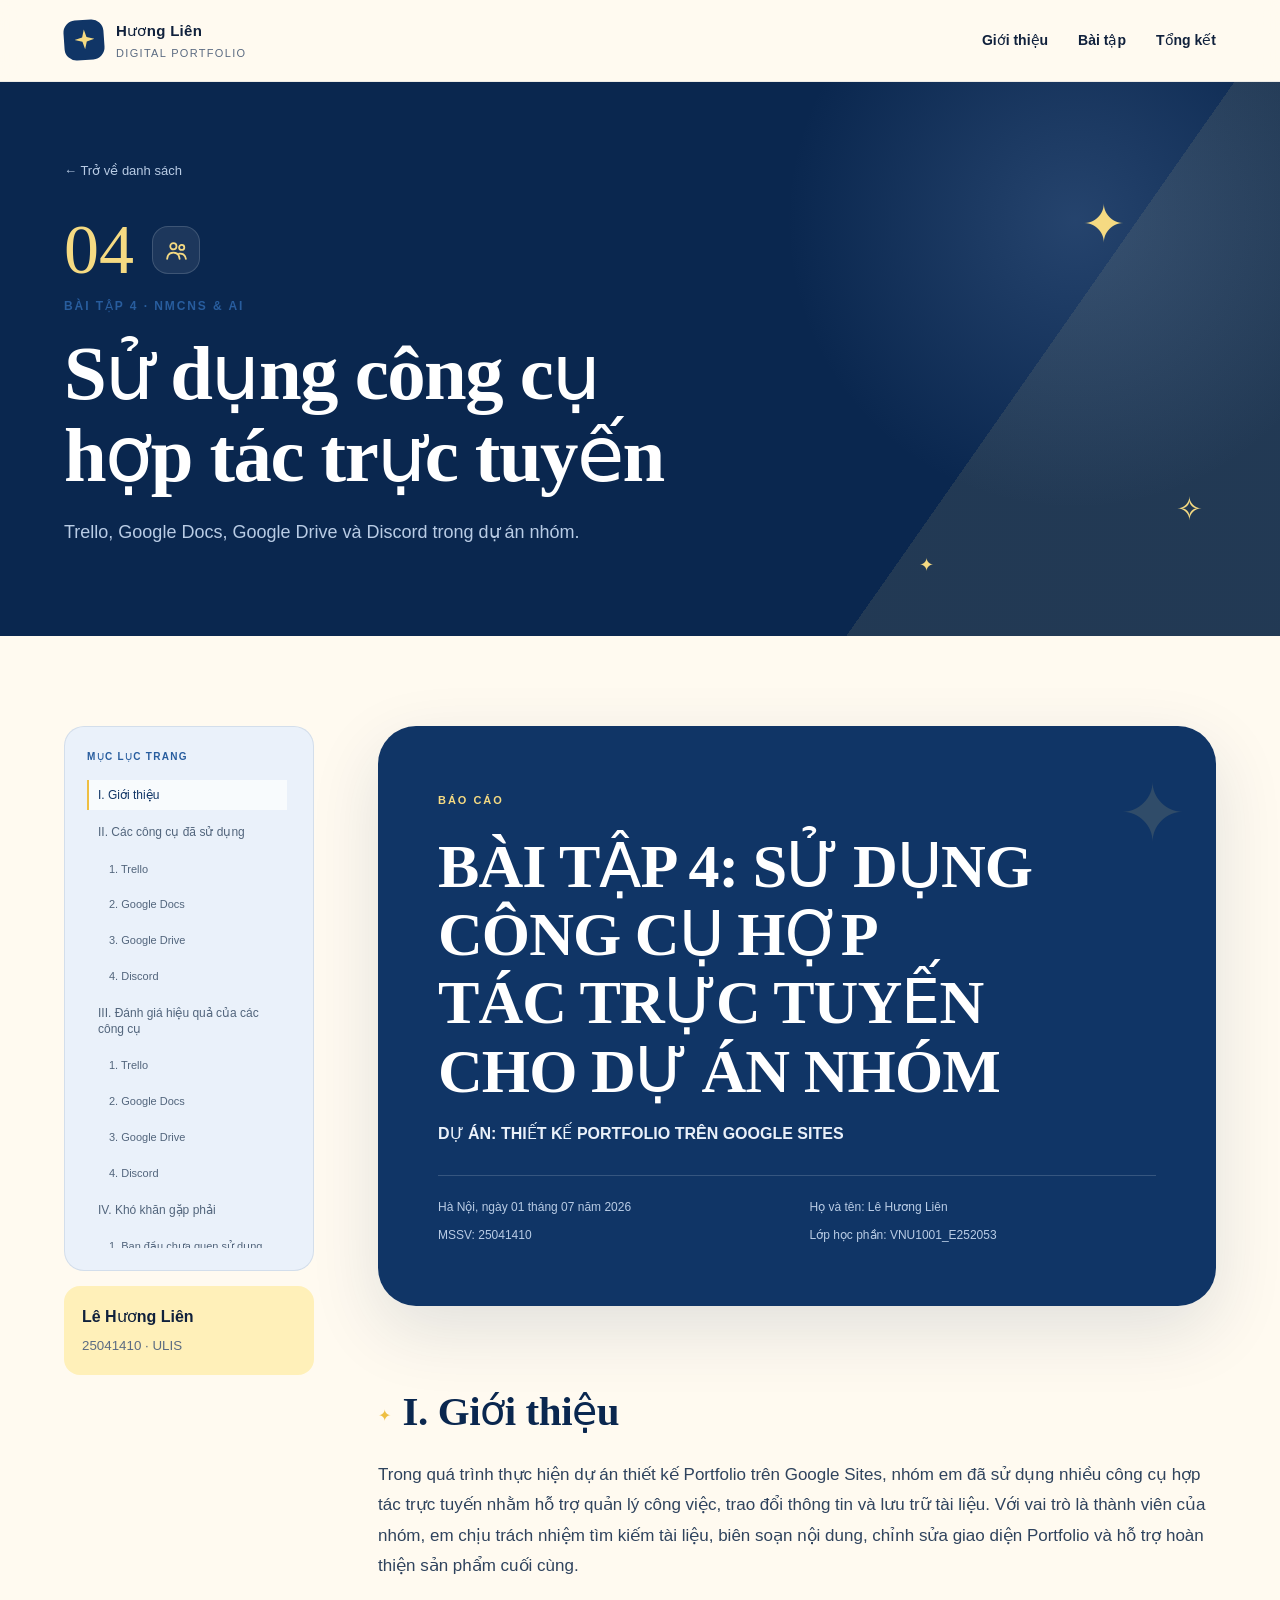
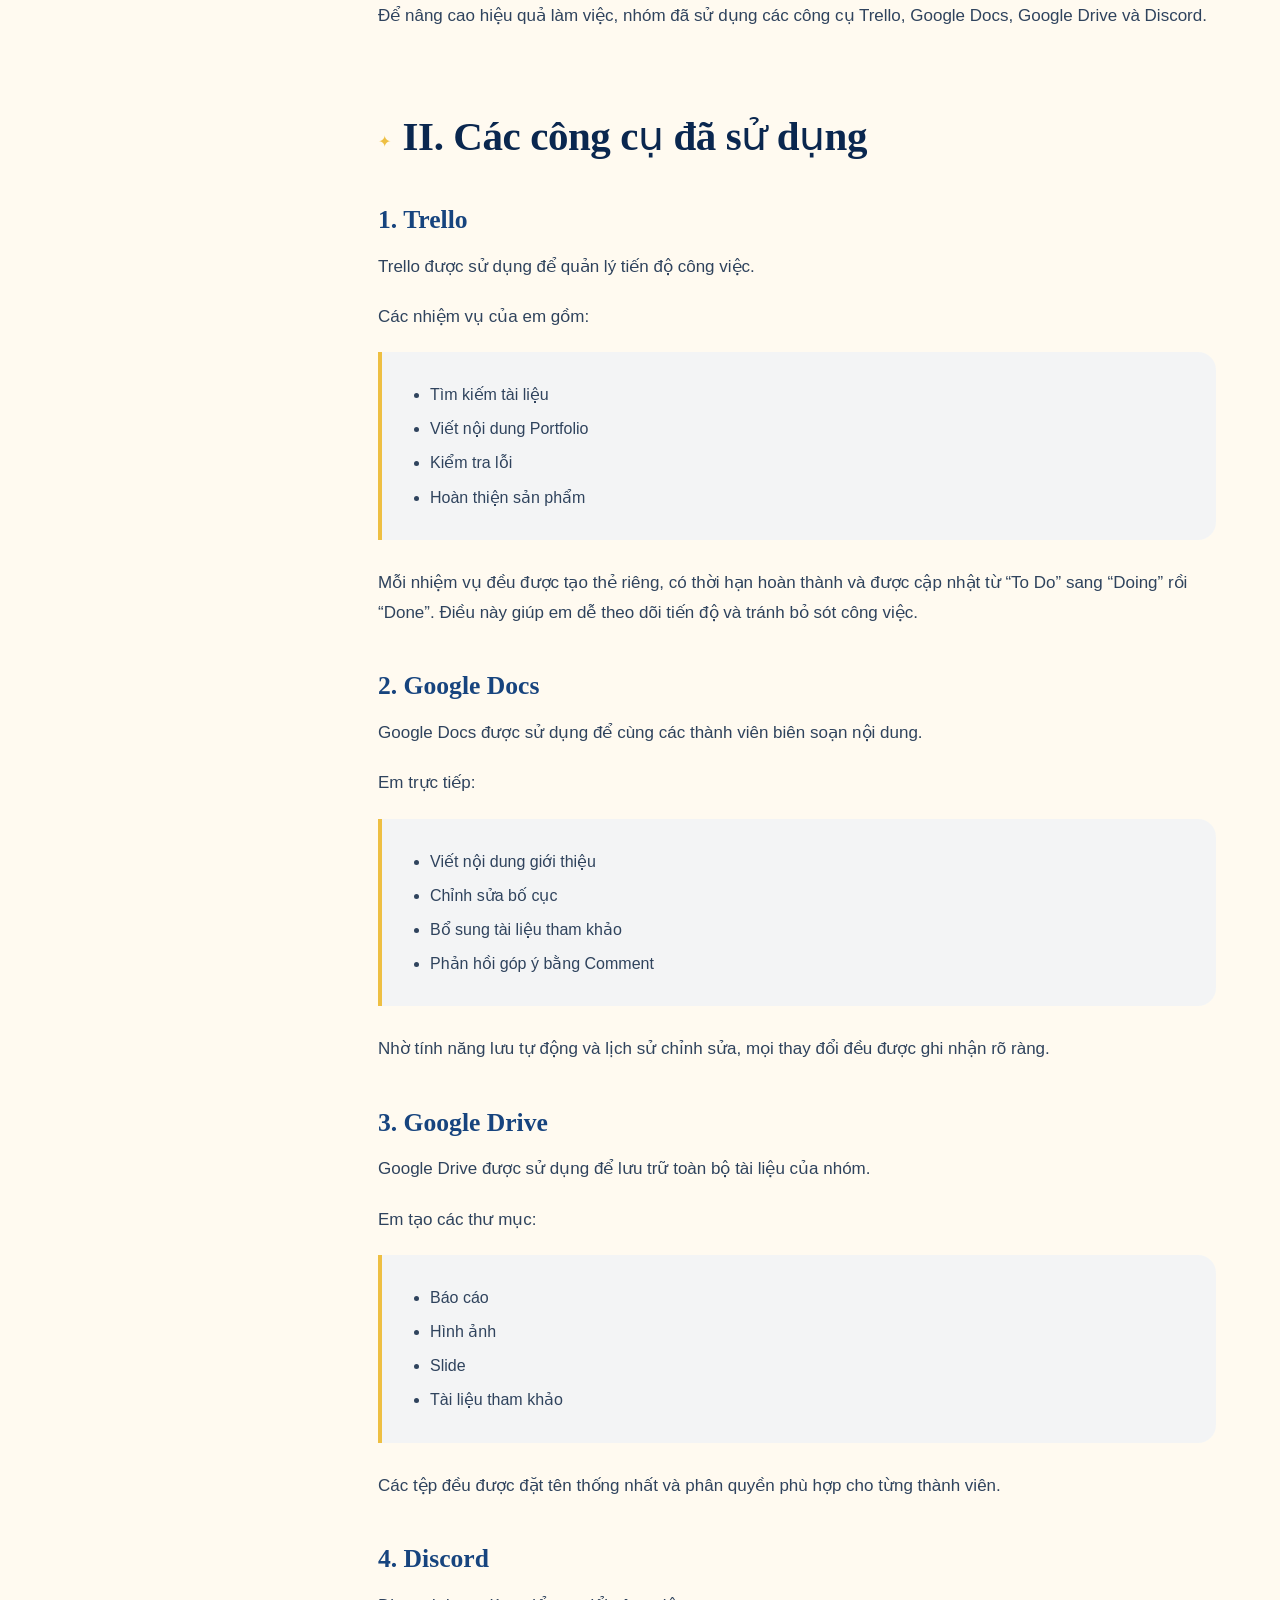
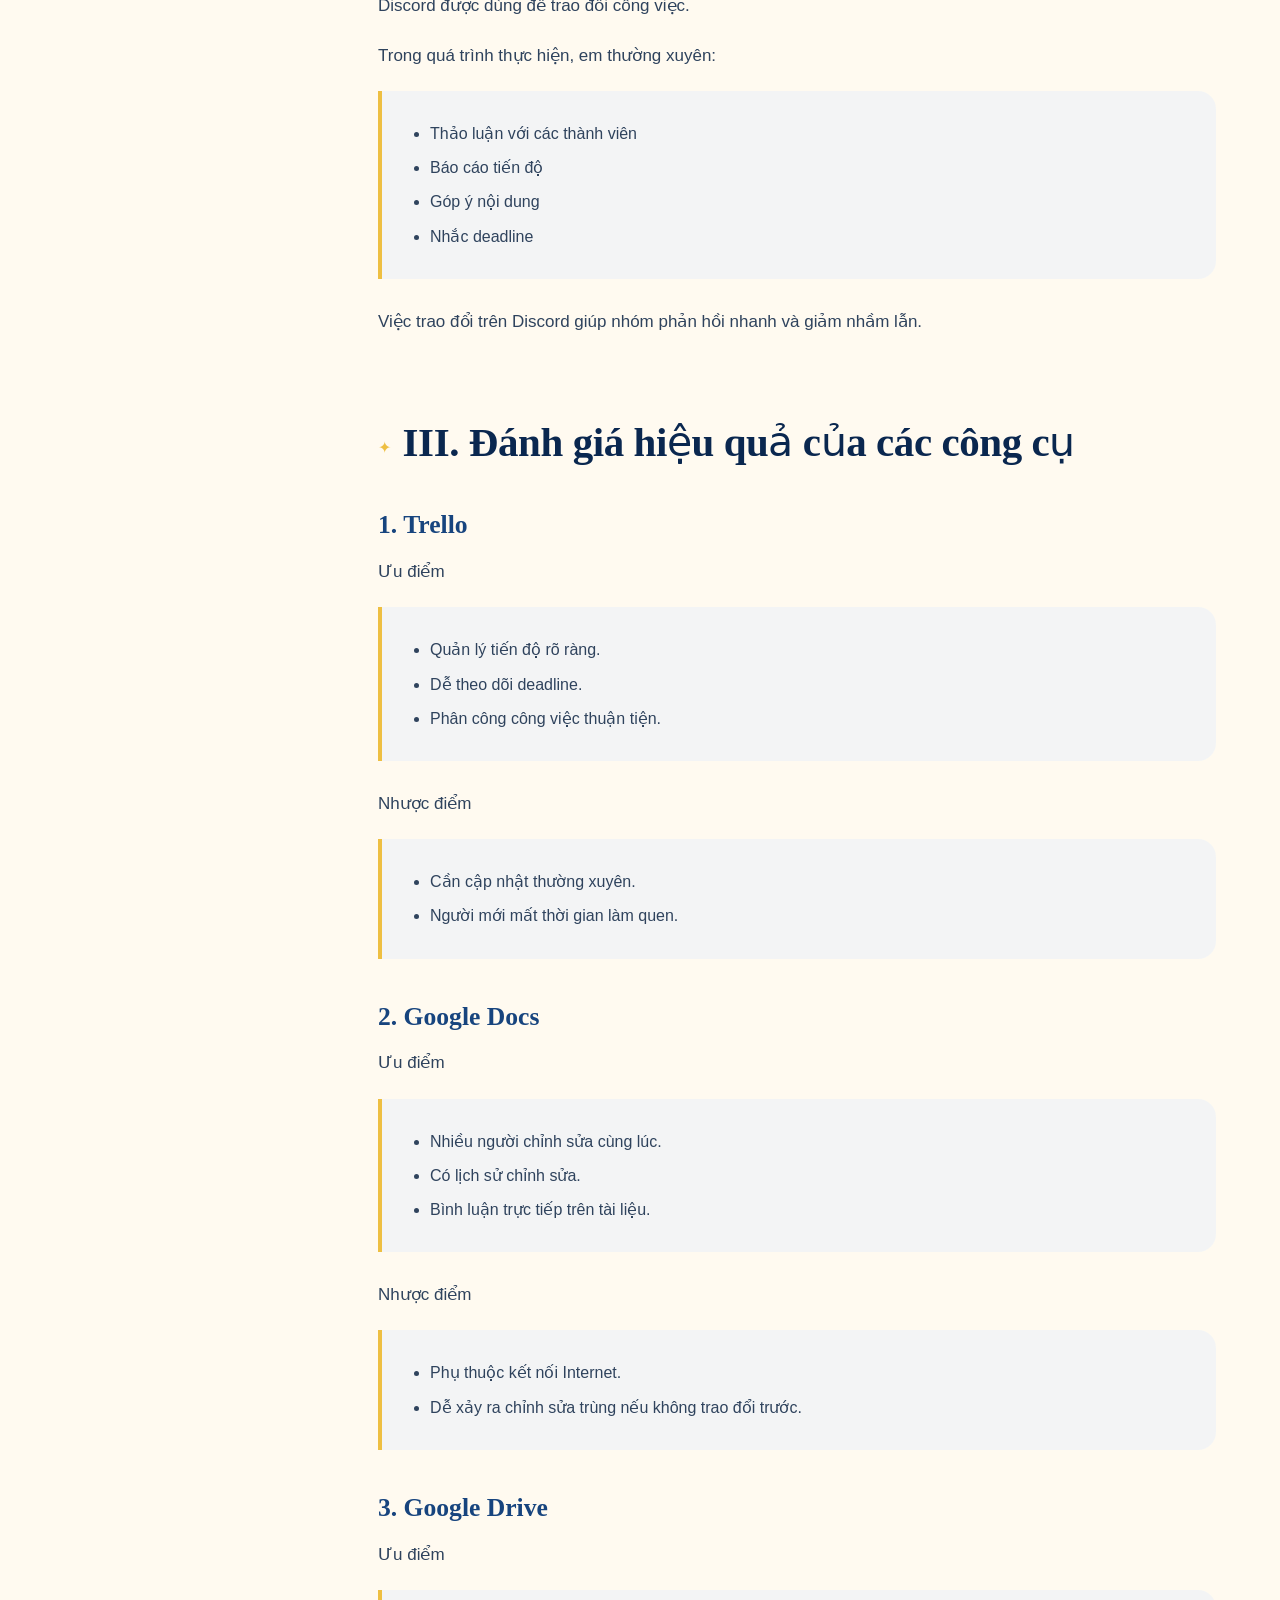
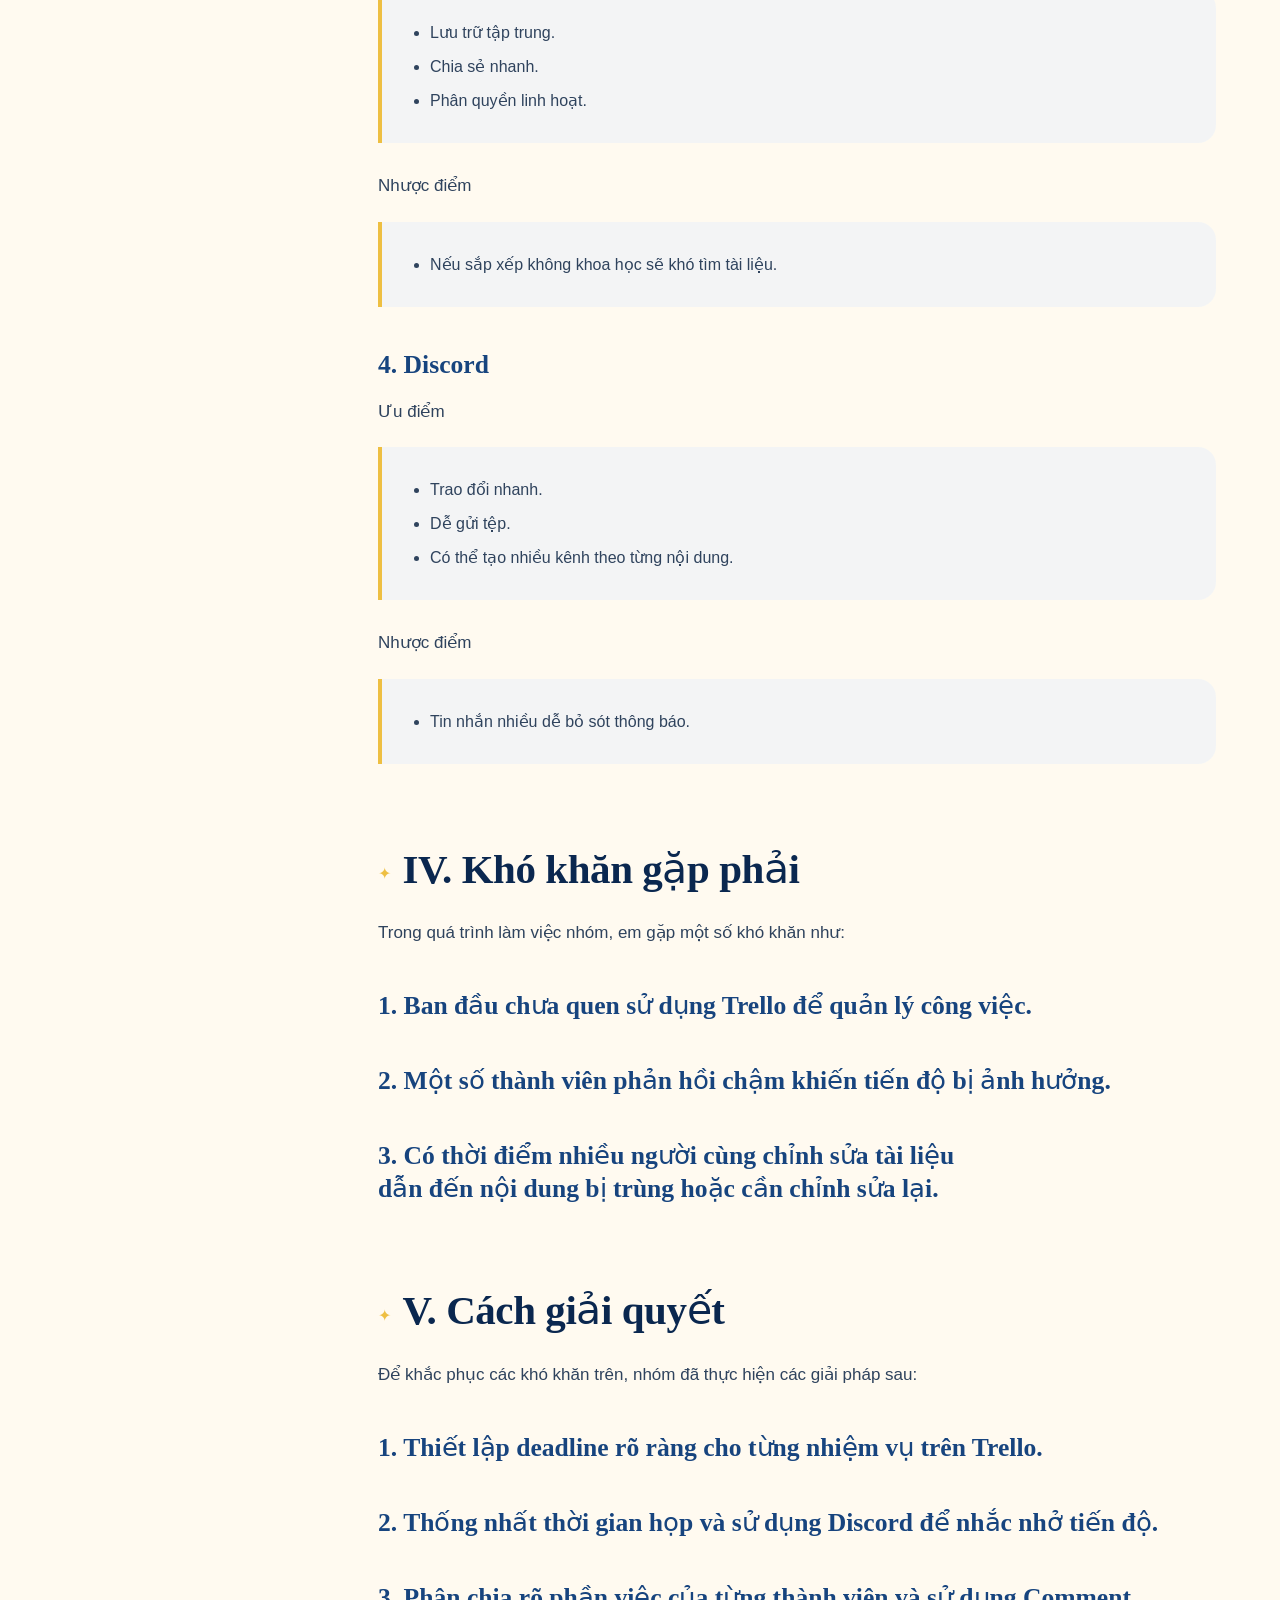
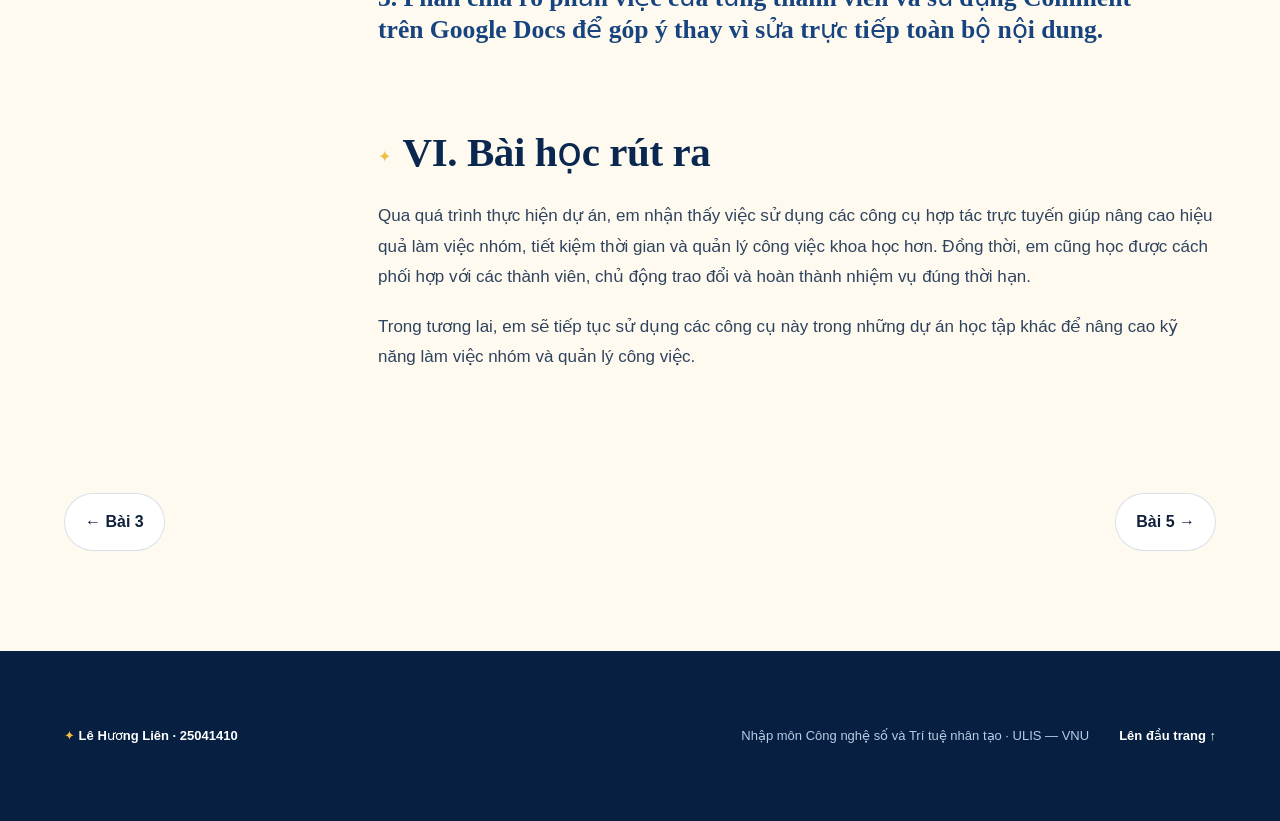
<file: bai-4.html>
<!doctype html>
<html lang="vi">
<head>
  <meta charset="UTF-8">
  <meta name="viewport" content="width=device-width, initial-scale=1.0">
  <meta name="theme-color" content="#123a72">
  <meta name="description" content="Portfolio môn Nhập môn Công nghệ số và Trí tuệ nhân tạo của Lê Hương Liên.">
  <link rel="icon" href="assets/images/favicon.svg" type="image/svg+xml">
  <script>document.documentElement.classList.add("js")</script>
  <link rel="stylesheet" href="assets/css/styles.css">
  <title>Bài 4 · Sử dụng công cụ hợp tác trực tuyến</title>
</head>
<body id="top" class="assignment-4">
<div class="reading-progress" aria-hidden="true"></div>

<header class="site-header">
  <a class="brand" href="index.html" aria-label="Về trang chủ">
    <span class="brand-mark" aria-hidden="true"><svg viewBox="0 0 48 48"><path d="M24 3 28.2 17.8 43 22l-14.8 4.2L24 41l-4.2-14.8L5 22l14.8-4.2L24 3Z"/><circle cx="24" cy="22" r="4"/></svg></span>
    <span><strong>Hương Liên</strong><small>Digital Portfolio</small></span>
  </a>
  <nav class="main-nav" aria-label="Điều hướng chính">
    <a href="index.html#about">Giới thiệu</a>
    <a href="index.html#assignments">Bài tập</a>
    <a href="index.html#reflection">Tổng kết</a>
  </nav>
  <button class="menu-button" aria-expanded="false" aria-label="Mở menu"><span></span><span></span></button>
</header>

<main class="assignment-page">
  <section class="assignment-hero section-pad">
    <div class="assignment-hero-copy reveal">
      <a class="back-link" href="index.html#assignments">← Trở về danh sách</a>
      <div class="assignment-index"><span>04</span><div class="card-icon"><svg viewBox="0 0 24 24" aria-hidden="true"><circle cx="9" cy="8" r="3"/><circle cx="17" cy="9" r="2.5"/><path d="M3 20c.4-4 2.6-6 6-6s5.6 2 6 6M14.5 15c3.6-.5 5.8 1.2 6.5 5"/></svg></div></div>
      <p class="eyebrow">Bài tập 4 · NMCNS &amp; AI</p>
      <h1>Sử dụng công cụ hợp tác trực tuyến</h1>
      <p>Trello, Google Docs, Google Drive và Discord trong dự án nhóm.</p>
    </div>
    <div class="assignment-decor" aria-hidden="true"><span>✦</span><span>✧</span><span>✦</span></div>
  </section>
  <div class="report-layout section-pad">
    <aside class="report-sidebar reveal">
      <div class="toc-card"><p>Mục lục trang</p><nav class="page-toc" aria-label="Mục lục bài báo cáo"></nav></div>
      <div class="student-card"><span>Lê Hương Liên</span><small>25041410 · ULIS</small></div>
    </aside>
    <article class="report"><header class="report-cover reveal">
<span class="report-eyebrow">BÁO CÁO</span>
<h1>BÀI TẬP 4: SỬ DỤNG CÔNG CỤ HỢP TÁC TRỰC TUYẾN CHO DỰ ÁN NHÓM</h1>
<p class="report-subtitle">DỰ ÁN: THIẾT KẾ PORTFOLIO TRÊN GOOGLE SITES</p>
<div class="report-meta">
<span>Hà Nội, ngày 01 tháng 07 năm 2026</span>
<span>Họ và tên: Lê Hương Liên</span>
<span>MSSV: 25041410</span>
<span>Lớp học phần: VNU1001_E252053</span>
</div>
</header>
<h2 id="i-gioi-thieu" class="report-heading">I. Giới thiệu</h2>
<p class="report-paragraph">Trong quá trình thực hiện dự án thiết kế Portfolio trên Google Sites, nhóm em đã sử dụng nhiều công cụ hợp tác trực tuyến nhằm hỗ trợ quản lý công việc, trao đổi thông tin và lưu trữ tài liệu. Với vai trò là thành viên của nhóm, em chịu trách nhiệm tìm kiếm tài liệu, biên soạn nội dung, chỉnh sửa giao diện Portfolio và hỗ trợ hoàn thiện sản phẩm cuối cùng.</p>
<p class="report-paragraph">Để nâng cao hiệu quả làm việc, nhóm đã sử dụng các công cụ Trello, Google Docs, Google Drive và Discord.</p>
<h2 id="ii-cac-cong-cu-a-su-dung" class="report-heading">II. Các công cụ đã sử dụng</h2>
<h3 id="1-trello" class="report-heading">1. Trello</h3>
<p class="report-paragraph">Trello được sử dụng để quản lý tiến độ công việc.</p>
<p class="report-paragraph">Các nhiệm vụ của em gồm:</p>
<ul class="report-list">
<li>Tìm kiếm tài liệu</li>
<li>Viết nội dung Portfolio</li>
<li>Kiểm tra lỗi</li>
<li>Hoàn thiện sản phẩm</li>
</ul>
<p class="report-paragraph">Mỗi nhiệm vụ đều được tạo thẻ riêng, có thời hạn hoàn thành và được cập nhật từ “To Do” sang “Doing” rồi “Done”. Điều này giúp em dễ theo dõi tiến độ và tránh bỏ sót công việc.</p>
<h3 id="2-google-docs" class="report-heading">2. Google Docs</h3>
<p class="report-paragraph">Google Docs được sử dụng để cùng các thành viên biên soạn nội dung.</p>
<p class="report-paragraph">Em trực tiếp:</p>
<ul class="report-list">
<li>Viết nội dung giới thiệu</li>
<li>Chỉnh sửa bố cục</li>
<li>Bổ sung tài liệu tham khảo</li>
<li>Phản hồi góp ý bằng Comment</li>
</ul>
<p class="report-paragraph">Nhờ tính năng lưu tự động và lịch sử chỉnh sửa, mọi thay đổi đều được ghi nhận rõ ràng.</p>
<h3 id="3-google-drive" class="report-heading">3. Google Drive</h3>
<p class="report-paragraph">Google Drive được sử dụng để lưu trữ toàn bộ tài liệu của nhóm.</p>
<p class="report-paragraph">Em tạo các thư mục:</p>
<ul class="report-list">
<li>Báo cáo</li>
<li>Hình ảnh</li>
<li>Slide</li>
<li>Tài liệu tham khảo</li>
</ul>
<p class="report-paragraph">Các tệp đều được đặt tên thống nhất và phân quyền phù hợp cho từng thành viên.</p>
<h3 id="4-discord" class="report-heading">4. Discord</h3>
<p class="report-paragraph">Discord được dùng để trao đổi công việc.</p>
<p class="report-paragraph">Trong quá trình thực hiện, em thường xuyên:</p>
<ul class="report-list">
<li>Thảo luận với các thành viên</li>
<li>Báo cáo tiến độ</li>
<li>Góp ý nội dung</li>
<li>Nhắc deadline</li>
</ul>
<p class="report-paragraph">Việc trao đổi trên Discord giúp nhóm phản hồi nhanh và giảm nhầm lẫn.</p>
<h2 id="iii-anh-gia-hieu-qua-cua-cac-cong-cu" class="report-heading">III. Đánh giá hiệu quả của các công cụ</h2>
<h3 id="1-trello-2" class="report-heading">1. Trello</h3>
<p class="report-paragraph">Ưu điểm</p>
<ul class="report-list">
<li>Quản lý tiến độ rõ ràng.</li>
<li>Dễ theo dõi deadline.</li>
<li>Phân công công việc thuận tiện.</li>
</ul>
<p class="report-paragraph">Nhược điểm</p>
<ul class="report-list">
<li>Cần cập nhật thường xuyên.</li>
<li>Người mới mất thời gian làm quen.</li>
</ul>
<h3 id="2-google-docs-2" class="report-heading">2. Google Docs</h3>
<p class="report-paragraph">Ưu điểm</p>
<ul class="report-list">
<li>Nhiều người chỉnh sửa cùng lúc.</li>
<li>Có lịch sử chỉnh sửa.</li>
<li>Bình luận trực tiếp trên tài liệu.</li>
</ul>
<p class="report-paragraph">Nhược điểm</p>
<ul class="report-list">
<li>Phụ thuộc kết nối Internet.</li>
<li>Dễ xảy ra chỉnh sửa trùng nếu không trao đổi trước.</li>
</ul>
<h3 id="3-google-drive-2" class="report-heading">3. Google Drive</h3>
<p class="report-paragraph">Ưu điểm</p>
<ul class="report-list">
<li>Lưu trữ tập trung.</li>
<li>Chia sẻ nhanh.</li>
<li>Phân quyền linh hoạt.</li>
</ul>
<p class="report-paragraph">Nhược điểm</p>
<ul class="report-list">
<li>Nếu sắp xếp không khoa học sẽ khó tìm tài liệu.</li>
</ul>
<h3 id="4-discord-2" class="report-heading">4. Discord</h3>
<p class="report-paragraph">Ưu điểm</p>
<ul class="report-list">
<li>Trao đổi nhanh.</li>
<li>Dễ gửi tệp.</li>
<li>Có thể tạo nhiều kênh theo từng nội dung.</li>
</ul>
<p class="report-paragraph">Nhược điểm</p>
<ul class="report-list">
<li>Tin nhắn nhiều dễ bỏ sót thông báo.</li>
</ul>
<h2 id="iv-kho-khan-gap-phai" class="report-heading">IV. Khó khăn gặp phải</h2>
<p class="report-paragraph">Trong quá trình làm việc nhóm, em gặp một số khó khăn như:</p>
<h3 id="1-ban-au-chua-quen-su-dung-trello-e-quan-ly-cong-viec" class="report-heading">1. Ban đầu chưa quen sử dụng Trello để quản lý công việc.</h3>
<h3 id="2-mot-so-thanh-vien-phan-hoi-cham-khien-tien-o-bi-anh-huong" class="report-heading">2. Một số thành viên phản hồi chậm khiến tiến độ bị ảnh hưởng.</h3>
<h3 id="3-co-thoi-iem-nhieu-nguoi-cung-chinh-sua-tai-lieu-dan-en-noi-dung-bi-trung-hoac-can-chinh-sua-lai" class="report-heading">3. Có thời điểm nhiều người cùng chỉnh sửa tài liệu dẫn đến nội dung bị trùng hoặc cần chỉnh sửa lại.</h3>
<h2 id="v-cach-giai-quyet" class="report-heading">V. Cách giải quyết</h2>
<p class="report-paragraph">Để khắc phục các khó khăn trên, nhóm đã thực hiện các giải pháp sau:</p>
<h3 id="1-thiet-lap-deadline-ro-rang-cho-tung-nhiem-vu-tren-trello" class="report-heading">1. Thiết lập deadline rõ ràng cho từng nhiệm vụ trên Trello.</h3>
<h3 id="2-thong-nhat-thoi-gian-hop-va-su-dung-discord-e-nhac-nho-tien-o" class="report-heading">2. Thống nhất thời gian họp và sử dụng Discord để nhắc nhở tiến độ.</h3>
<h3 id="3-phan-chia-ro-phan-viec-cua-tung-thanh-vien-va-su-dung-comment-tren-google-docs-e-gop-y-thay-vi-sua-truc-tiep-toan-bo-noi-dung" class="report-heading">3. Phân chia rõ phần việc của từng thành viên và sử dụng Comment trên Google Docs để góp ý thay vì sửa trực tiếp toàn bộ nội dung.</h3>
<h2 id="vi-bai-hoc-rut-ra" class="report-heading">VI. Bài học rút ra</h2>
<p class="report-paragraph">Qua quá trình thực hiện dự án, em nhận thấy việc sử dụng các công cụ hợp tác trực tuyến giúp nâng cao hiệu quả làm việc nhóm, tiết kiệm thời gian và quản lý công việc khoa học hơn. Đồng thời, em cũng học được cách phối hợp với các thành viên, chủ động trao đổi và hoàn thành nhiệm vụ đúng thời hạn.</p>
<p class="report-paragraph">Trong tương lai, em sẽ tiếp tục sử dụng các công cụ này trong những dự án học tập khác để nâng cao kỹ năng làm việc nhóm và quản lý công việc.</p></article>
  </div>
  <nav class="assignment-pagination section-pad" aria-label="Chuyển bài"><a href="bai-3.html">← Bài 3</a><a href="bai-5.html">Bài 5 →</a></nav>
</main>

<footer class="site-footer">
  <div><span class="mini-star">✦</span> Lê Hương Liên · 25041410</div>
  <p>Nhập môn Công nghệ số và Trí tuệ nhân tạo · ULIS — VNU</p>
  <a href="#top">Lên đầu trang ↑</a>
</footer>
<div class="lightbox" aria-hidden="true"><button type="button" class="lightbox-close" aria-label="Đóng ảnh">×</button><img alt="Ảnh minh chứng phóng to"></div>
<script src="assets/js/main.js"></script>

</body>
</html>
</file>
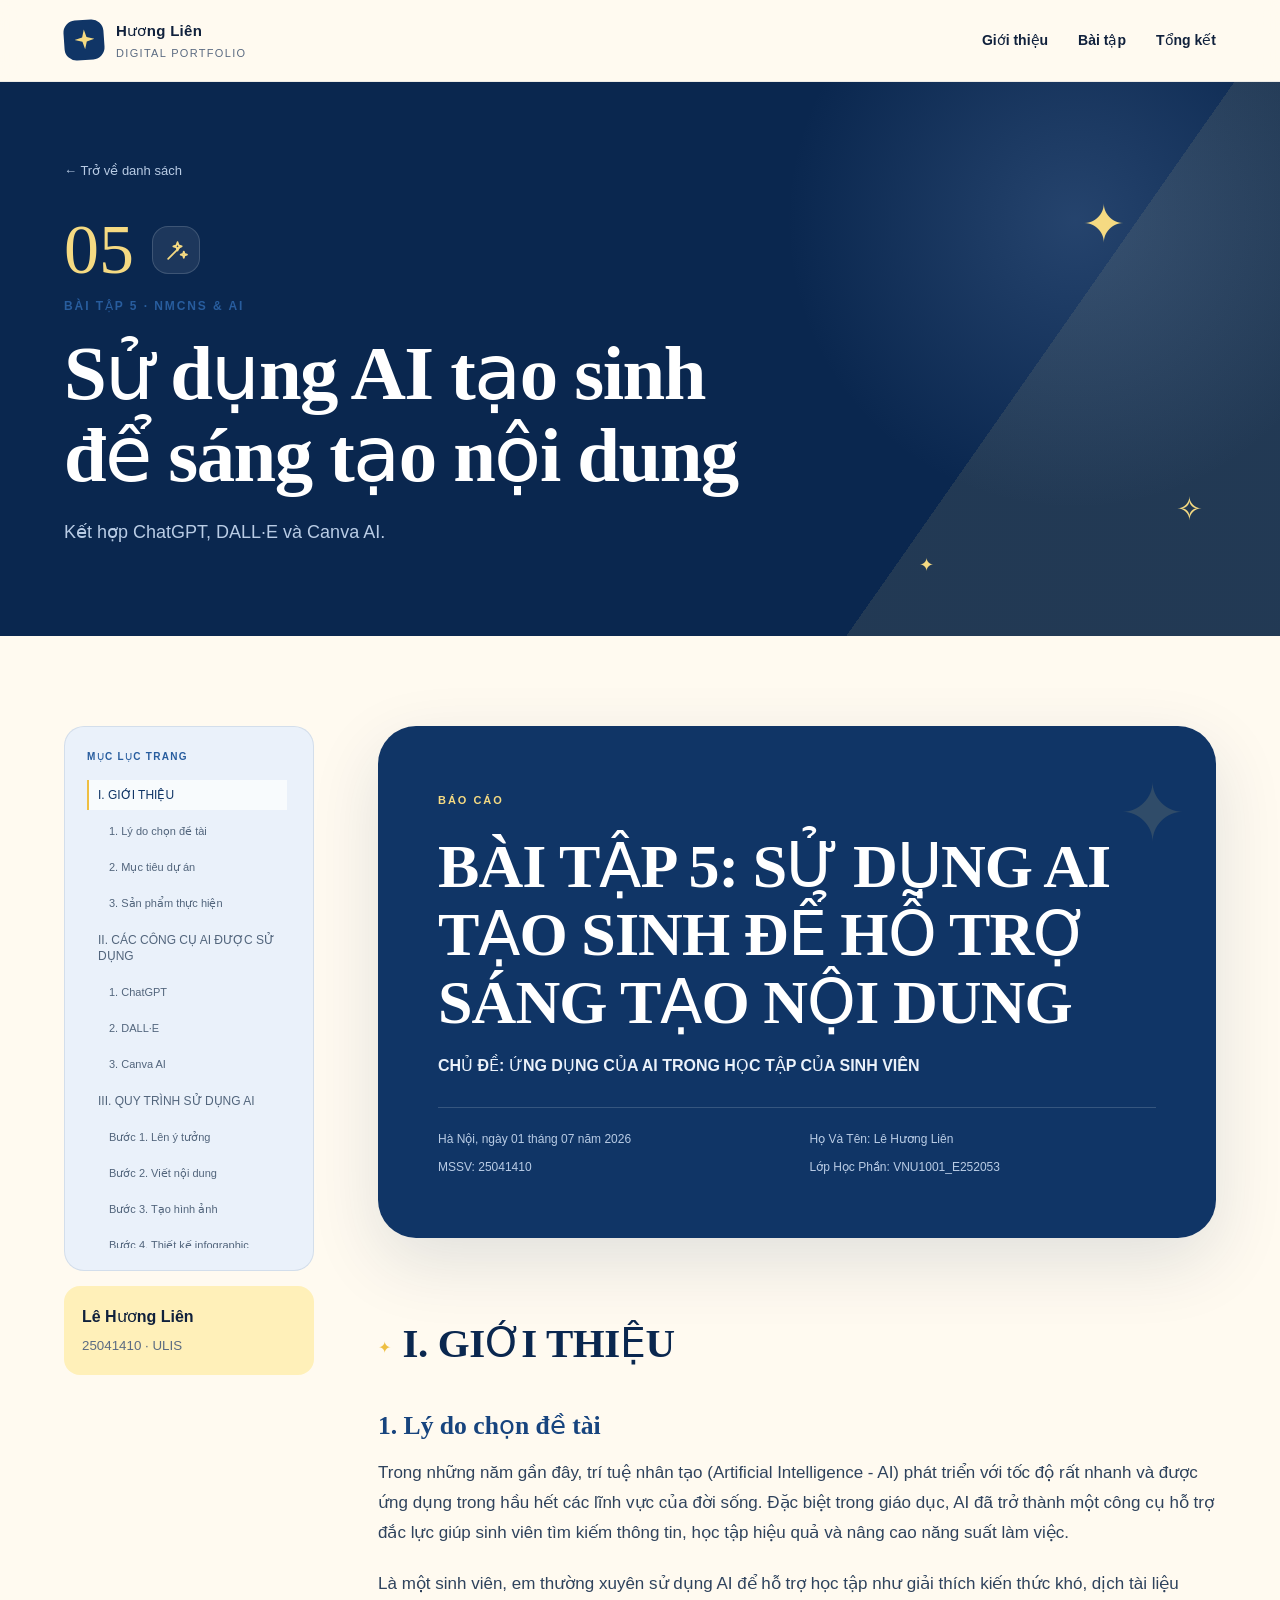
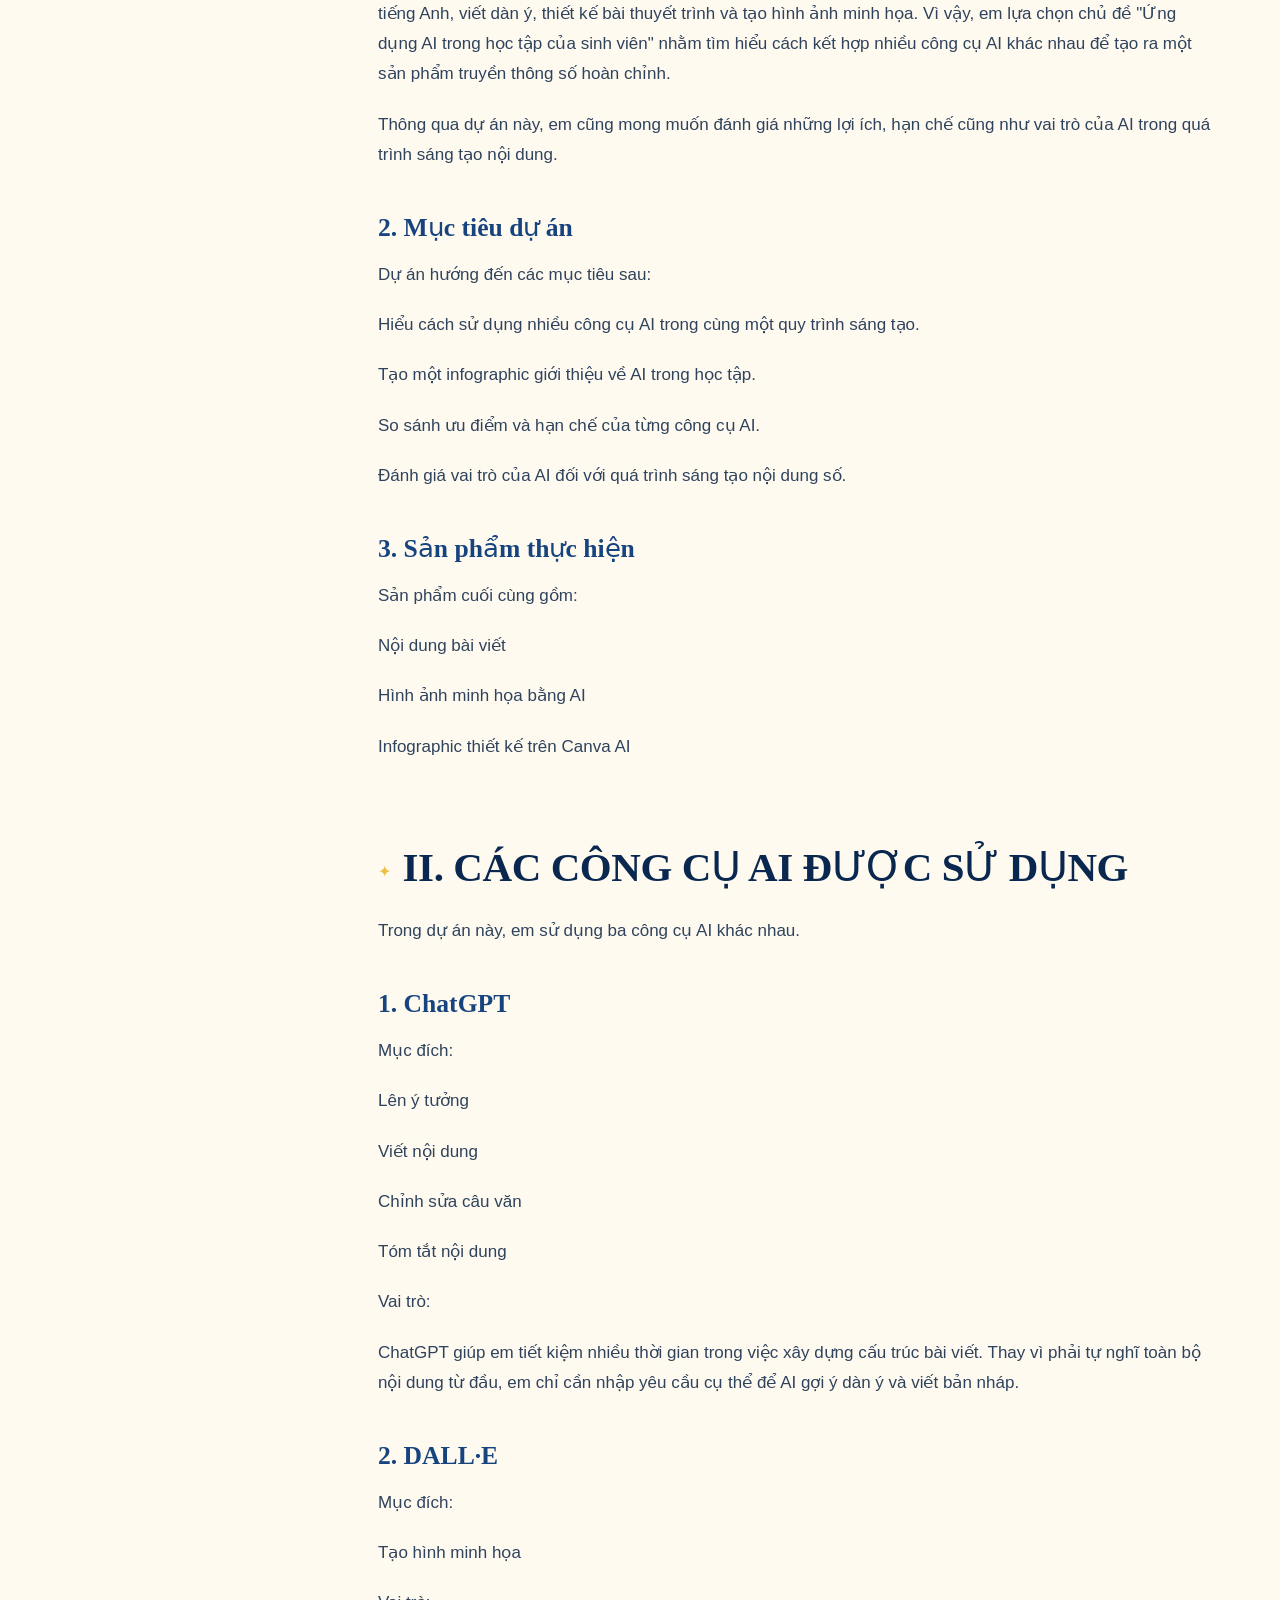
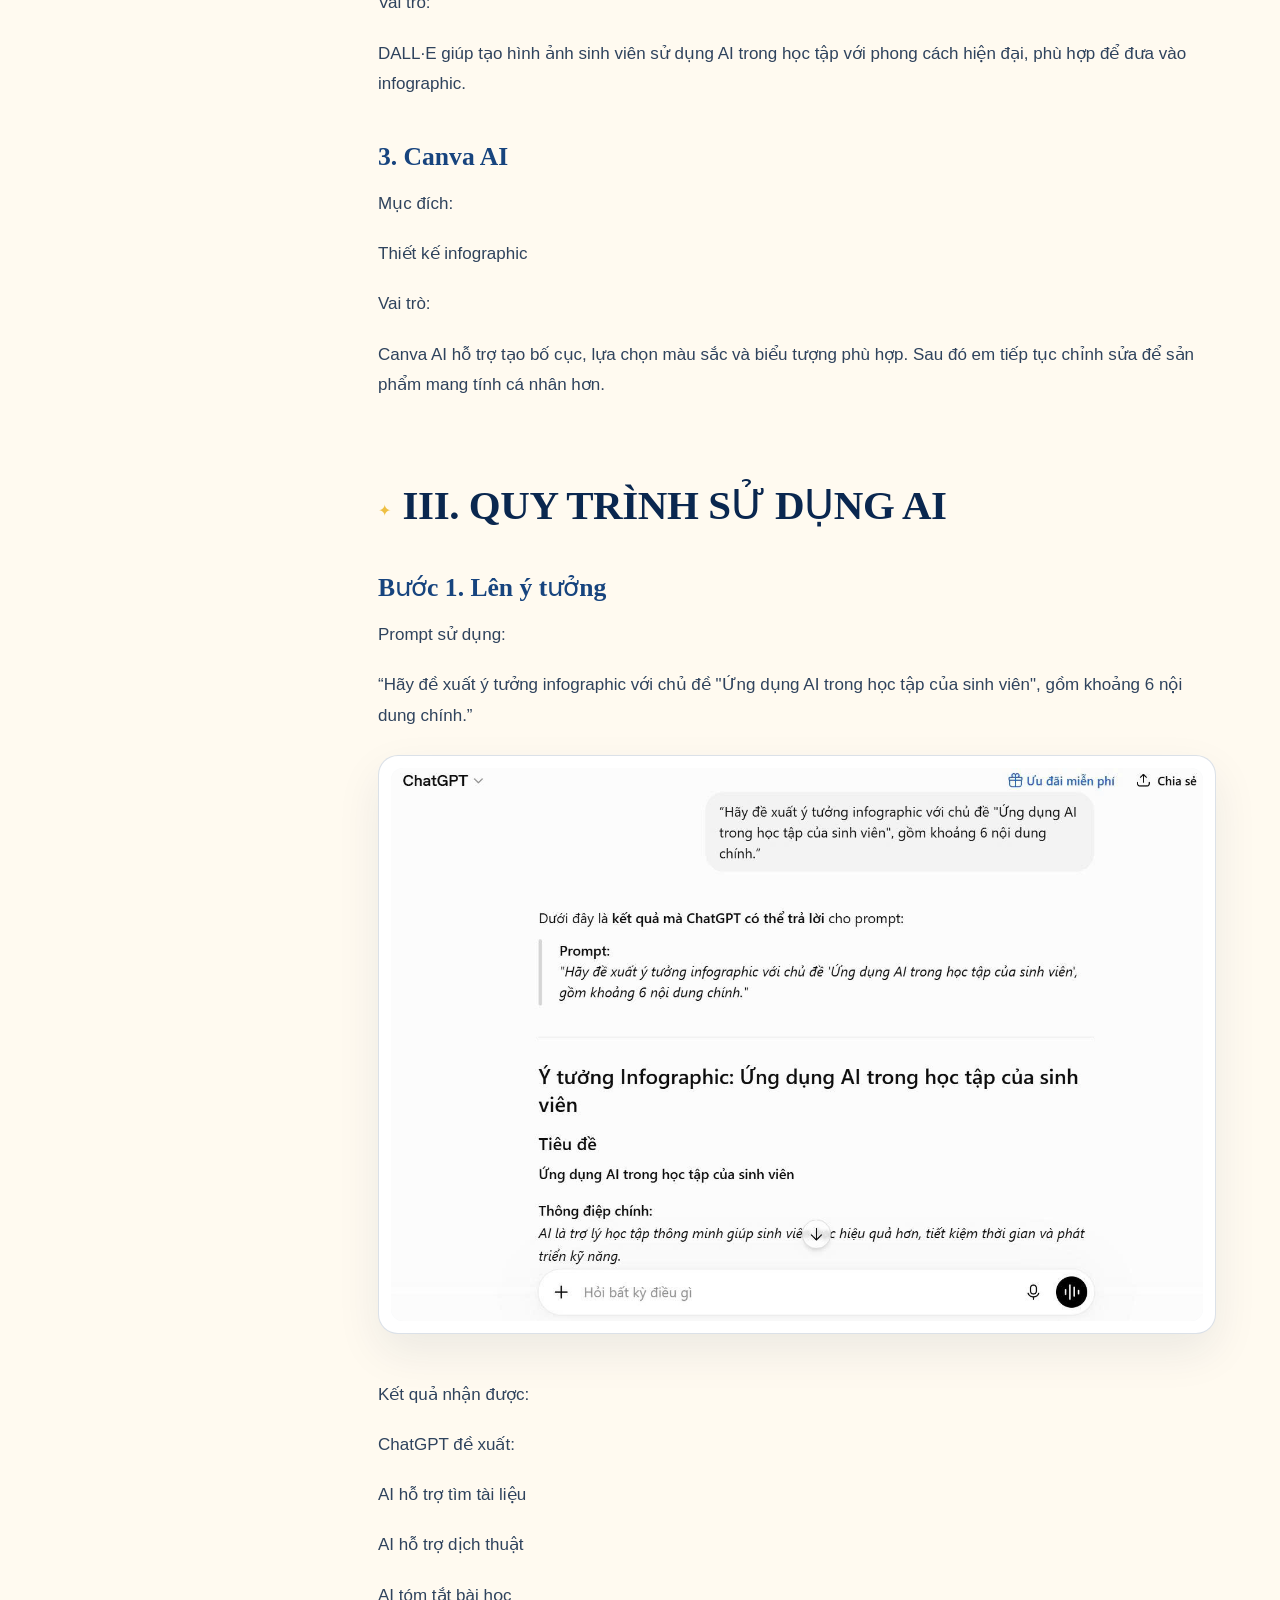
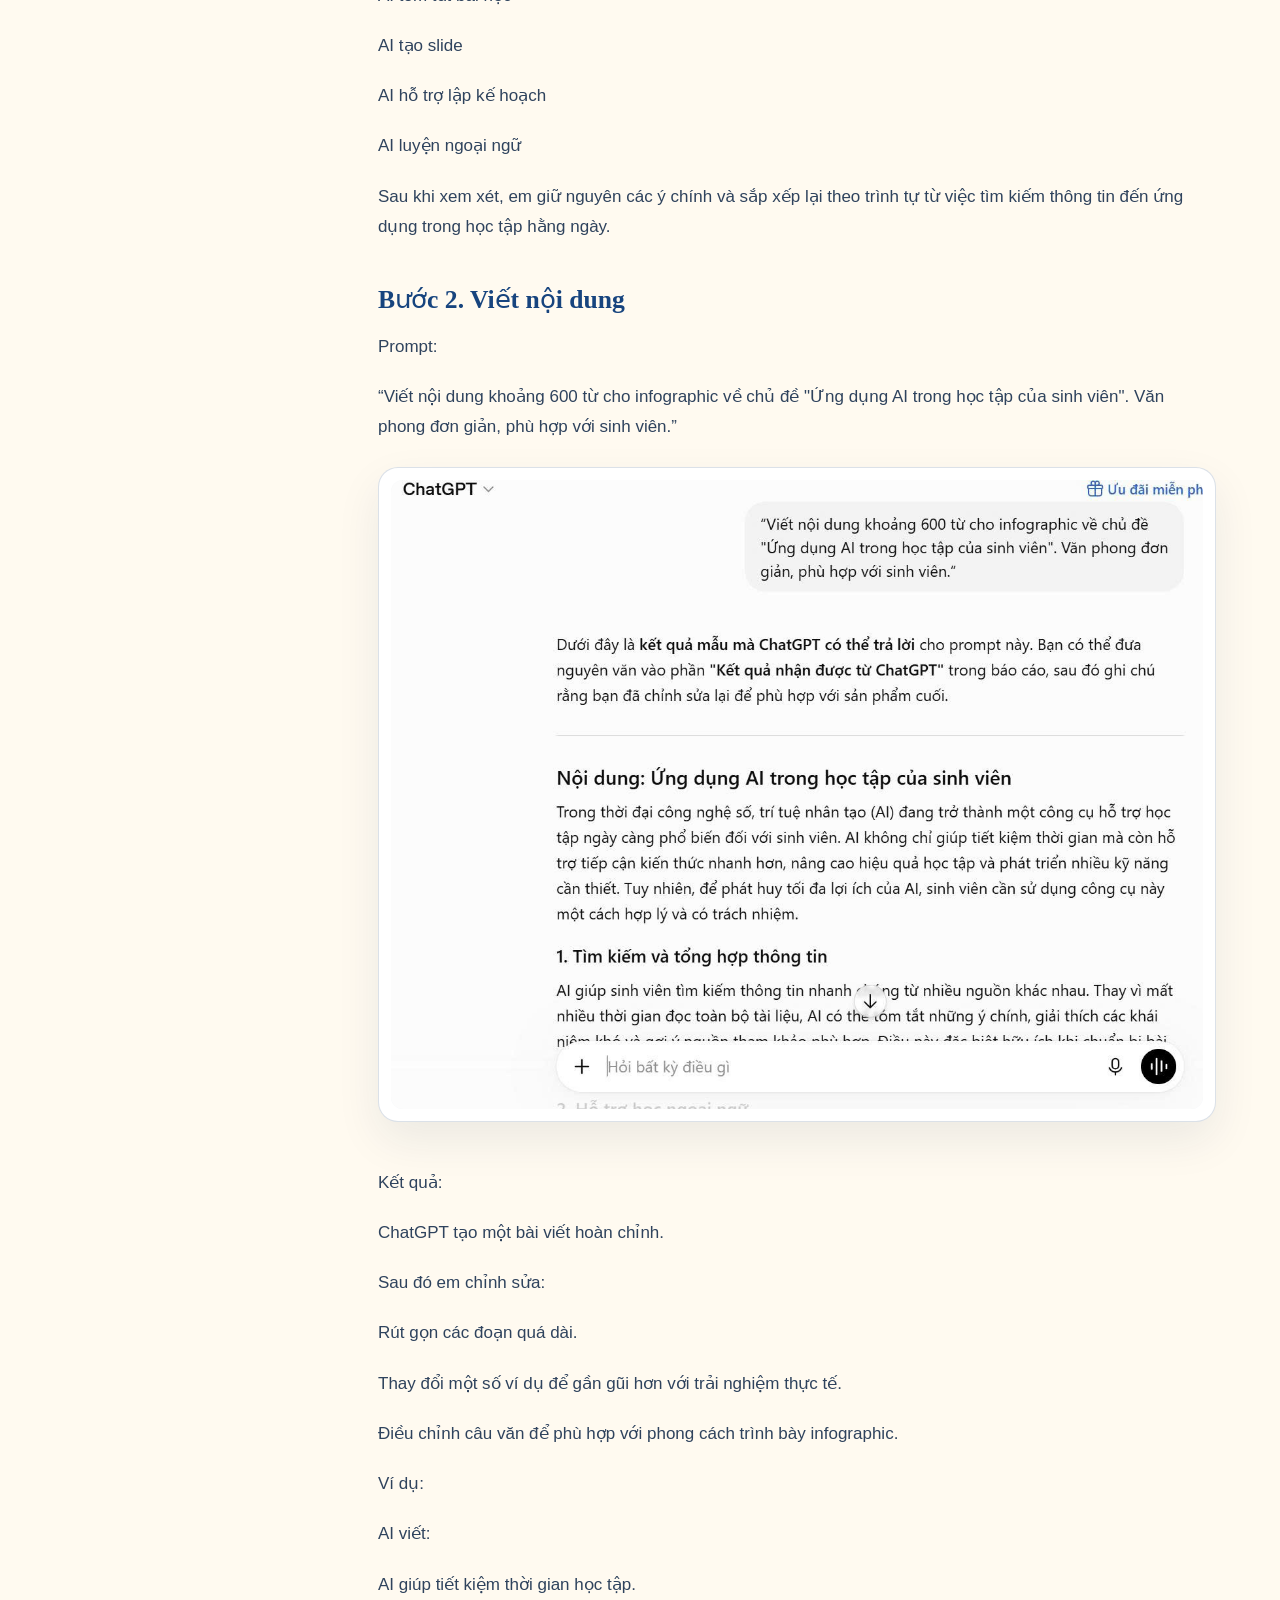
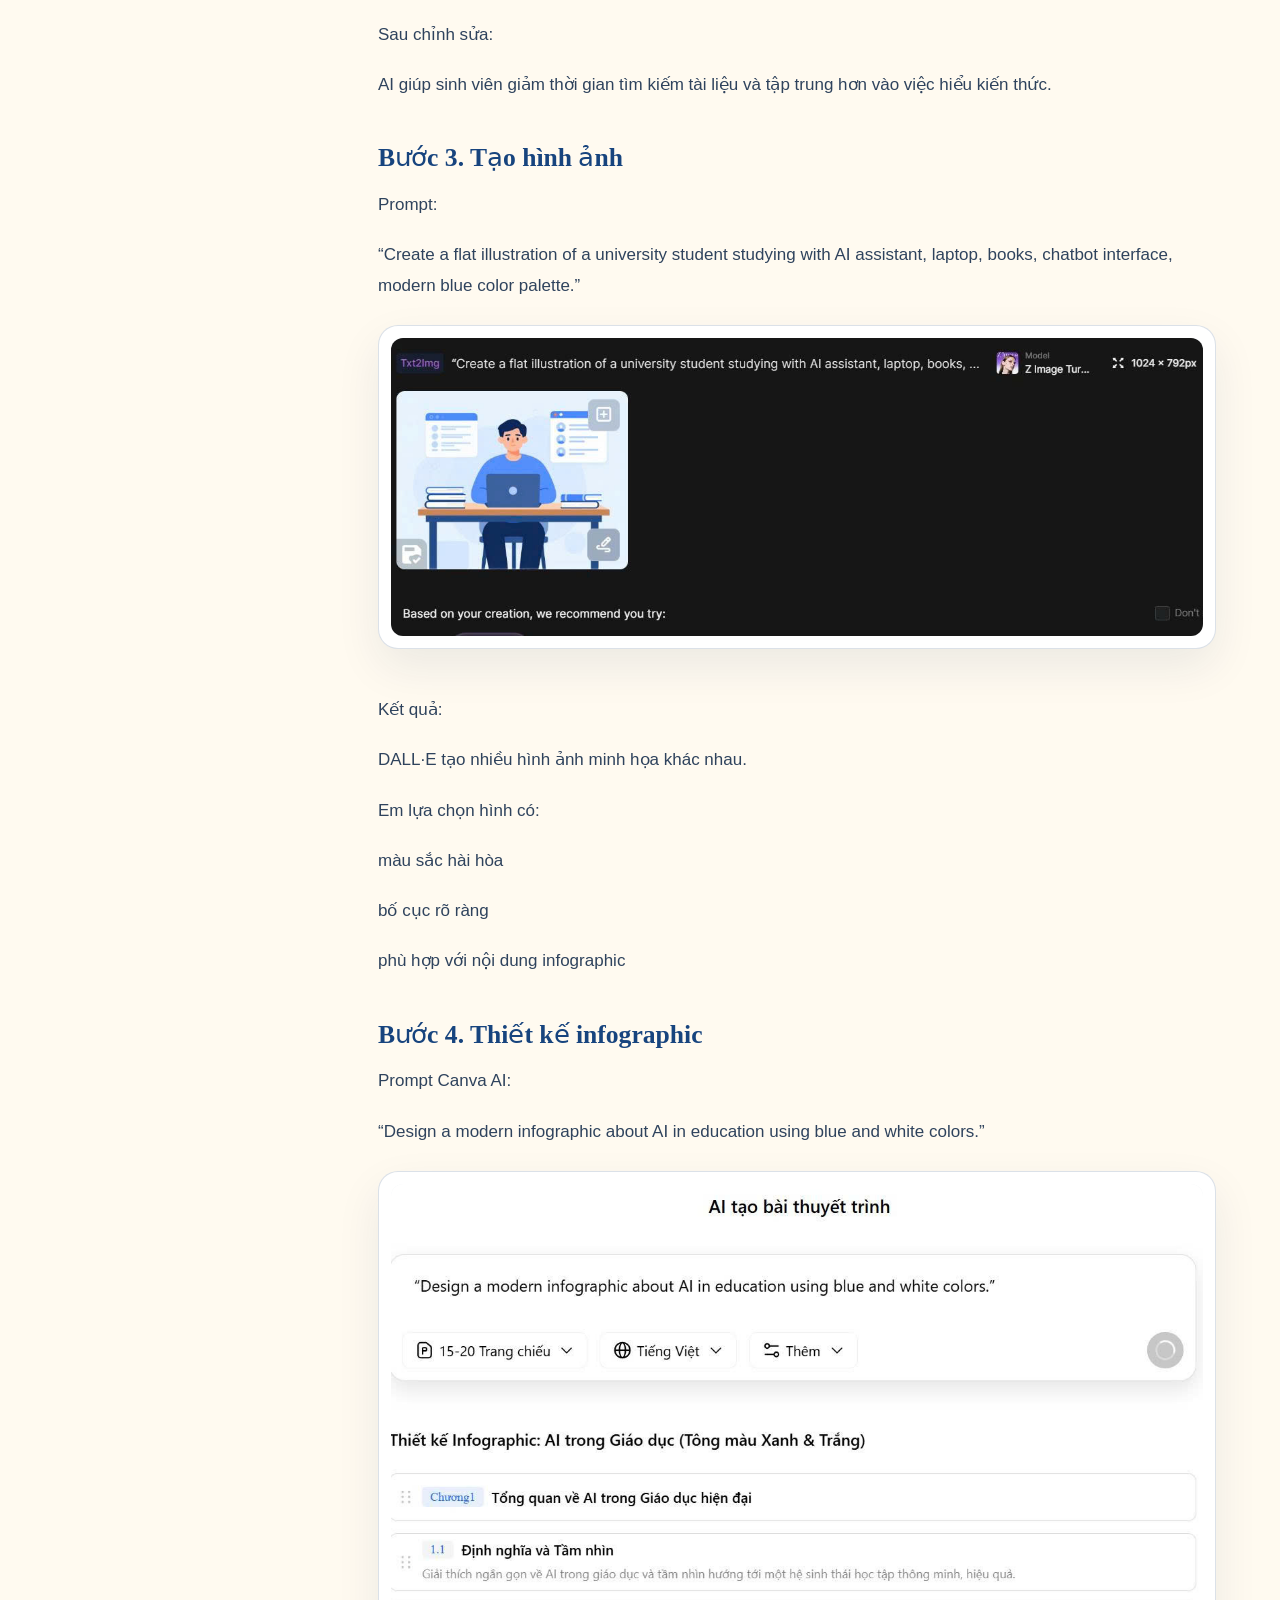
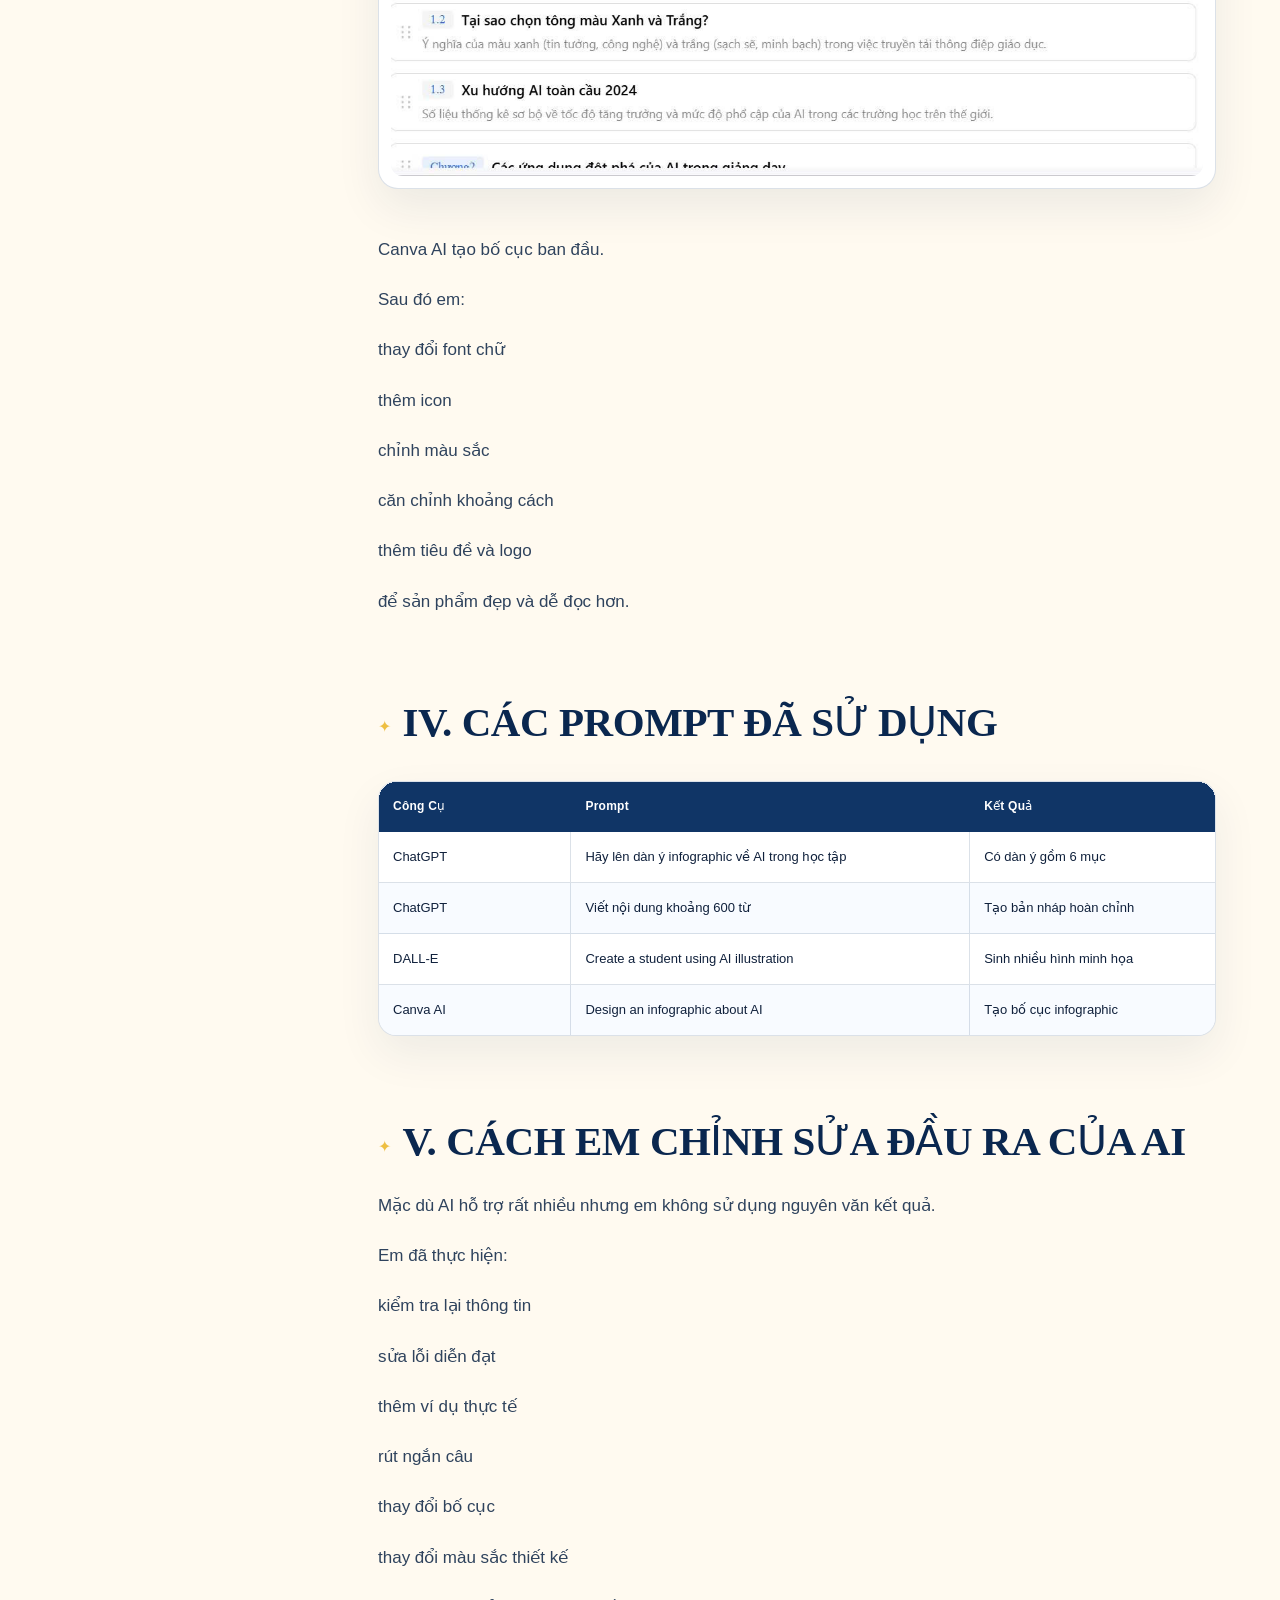
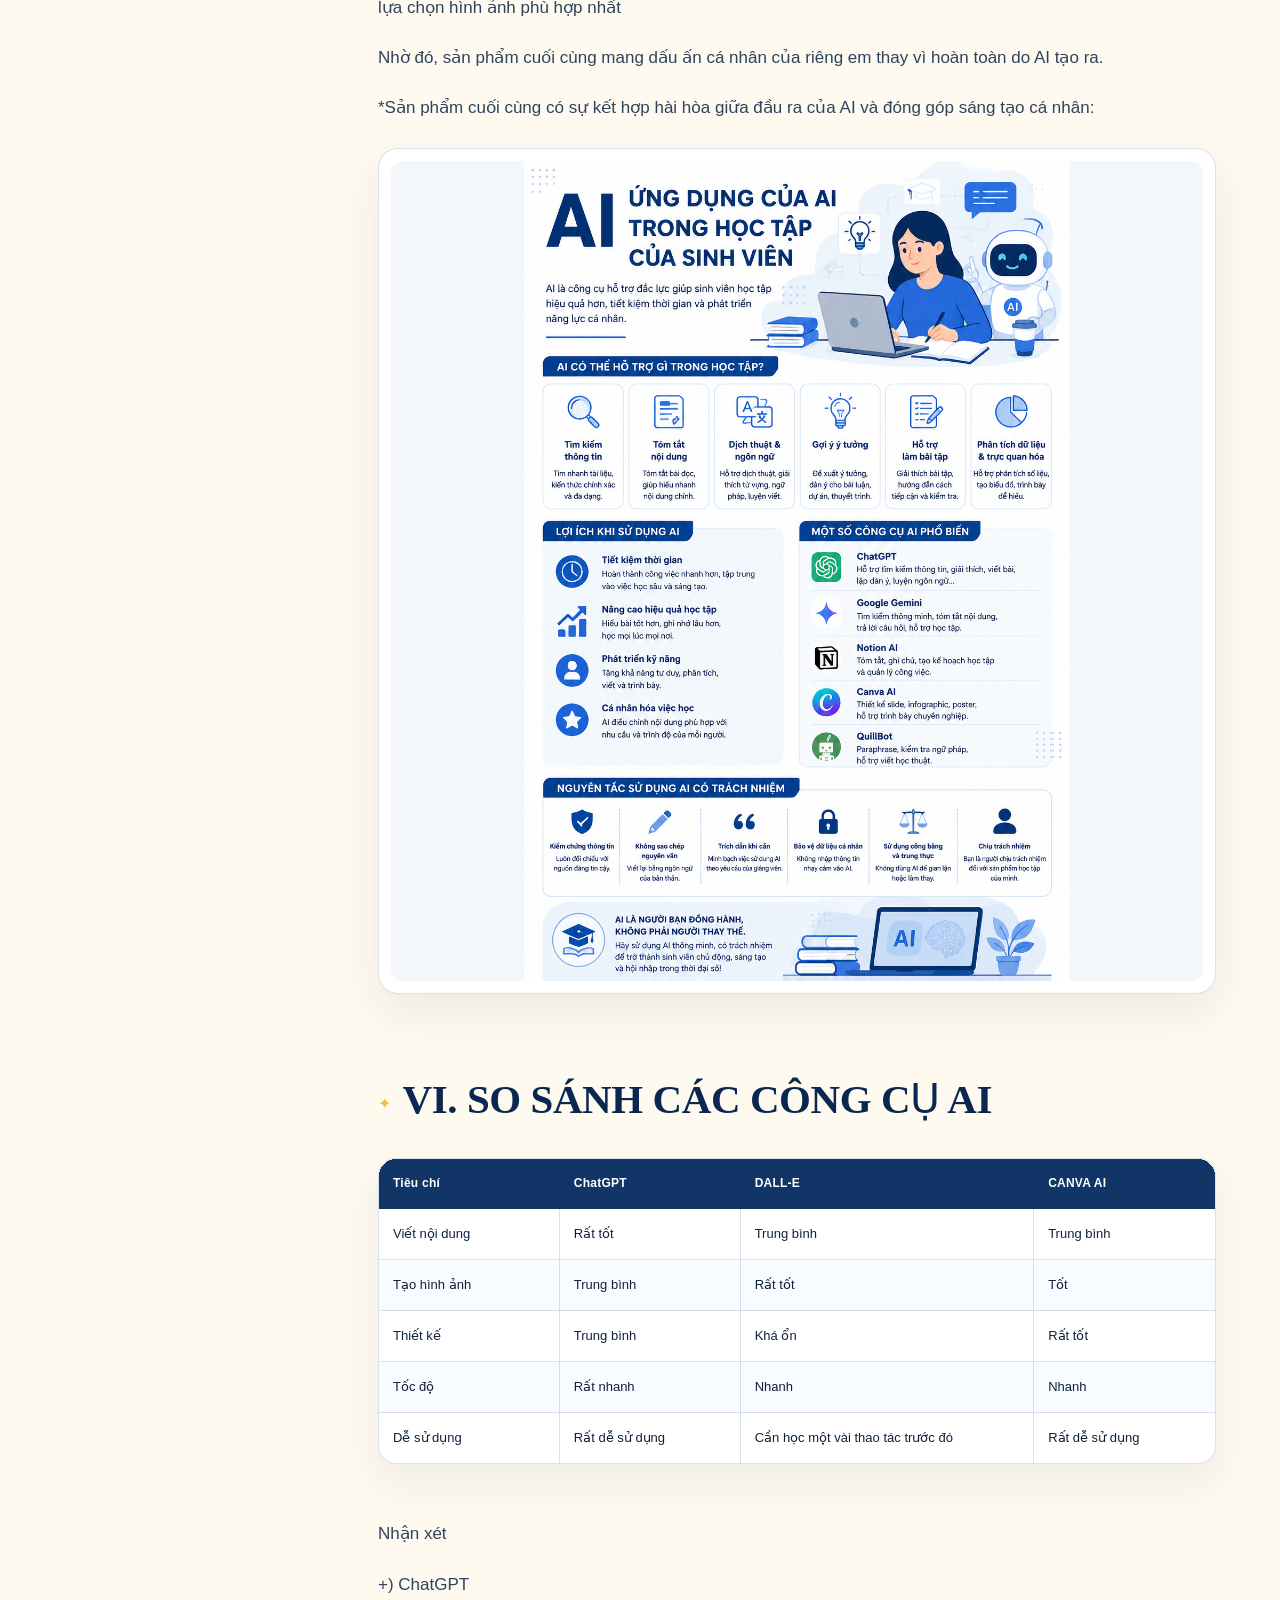
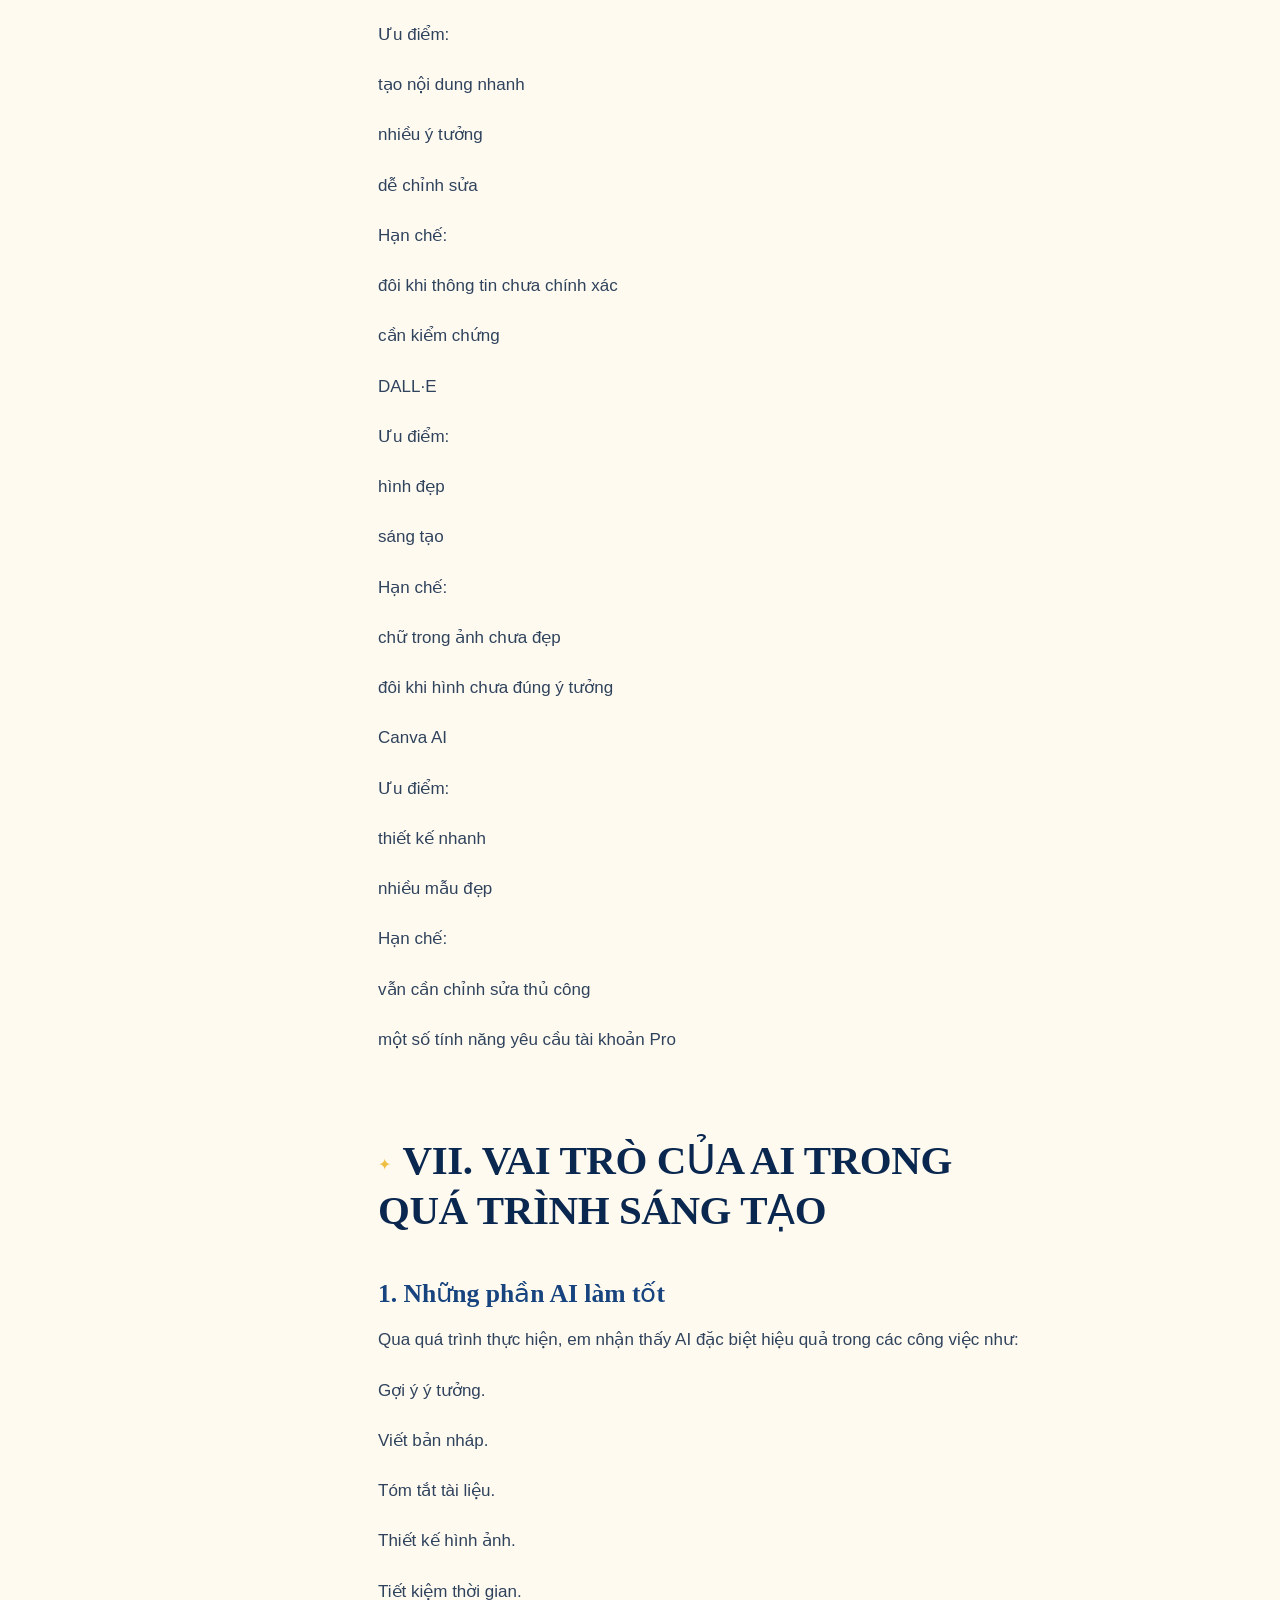
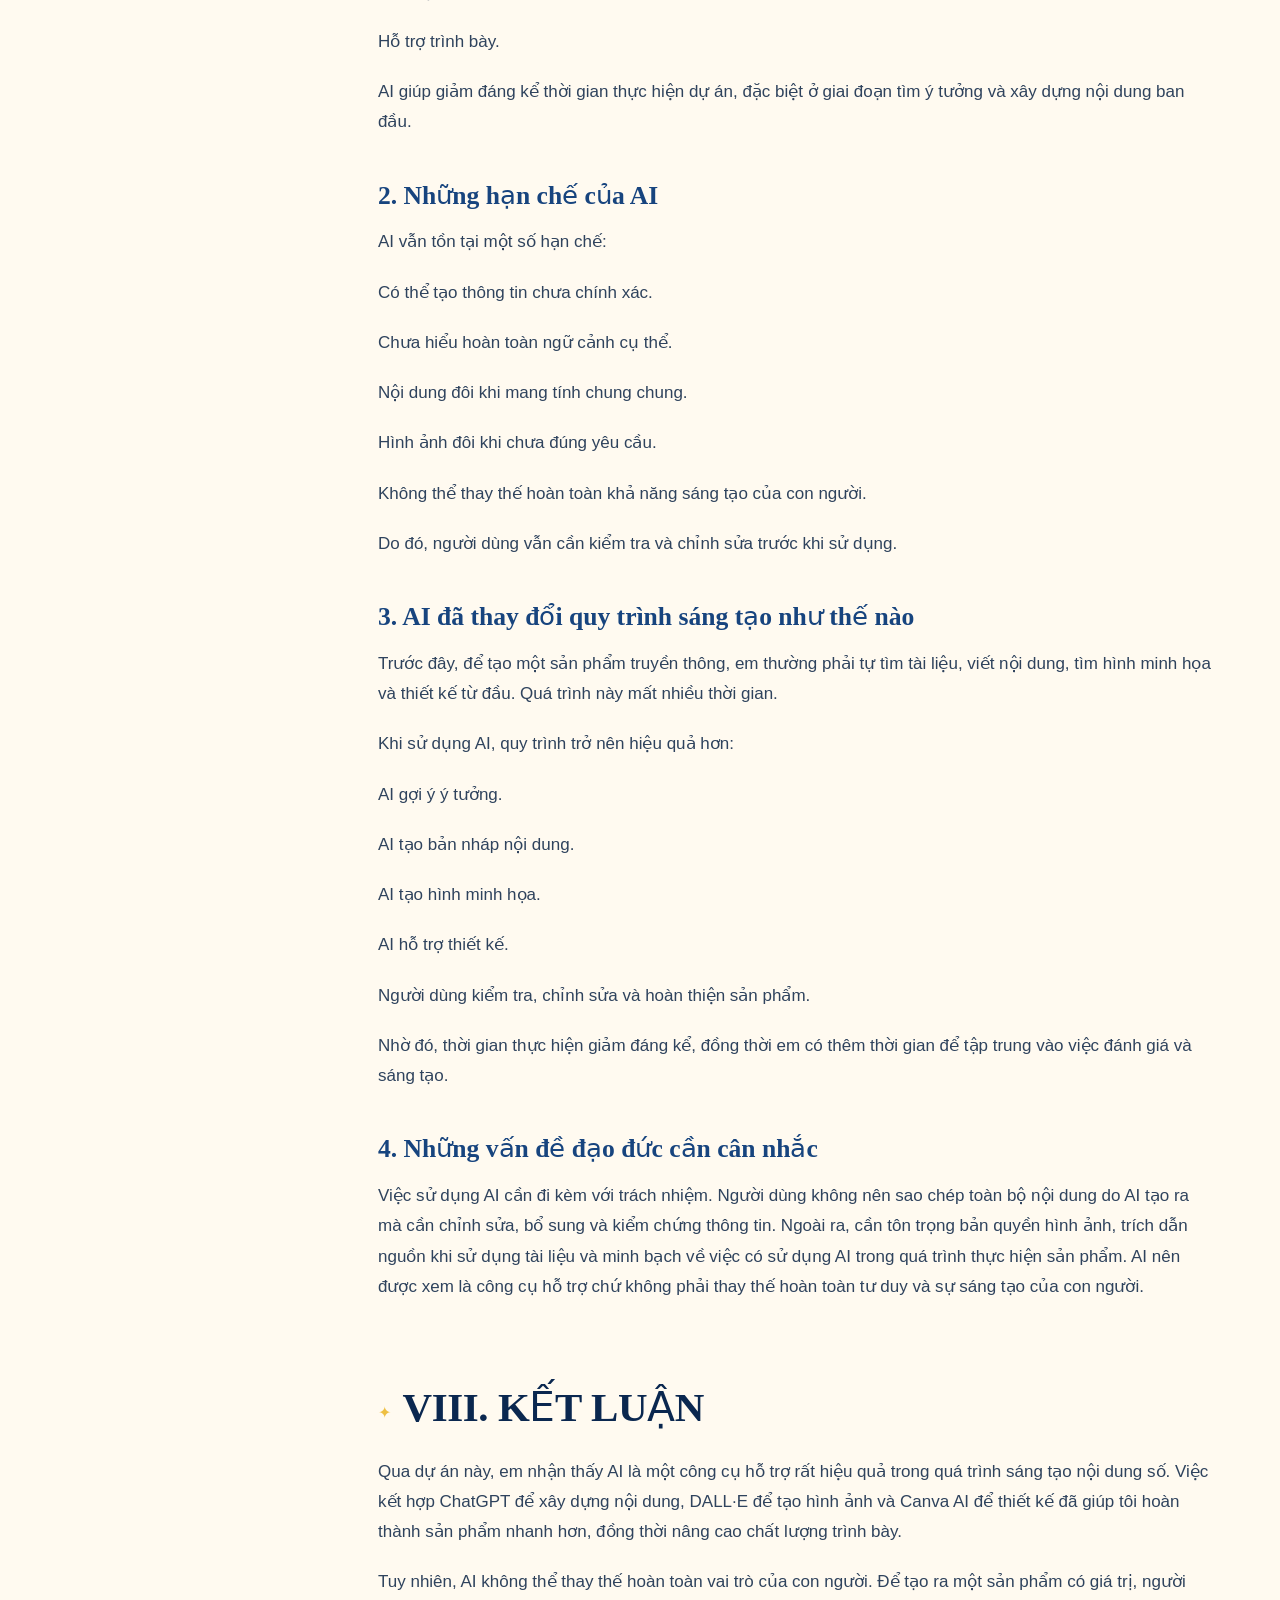
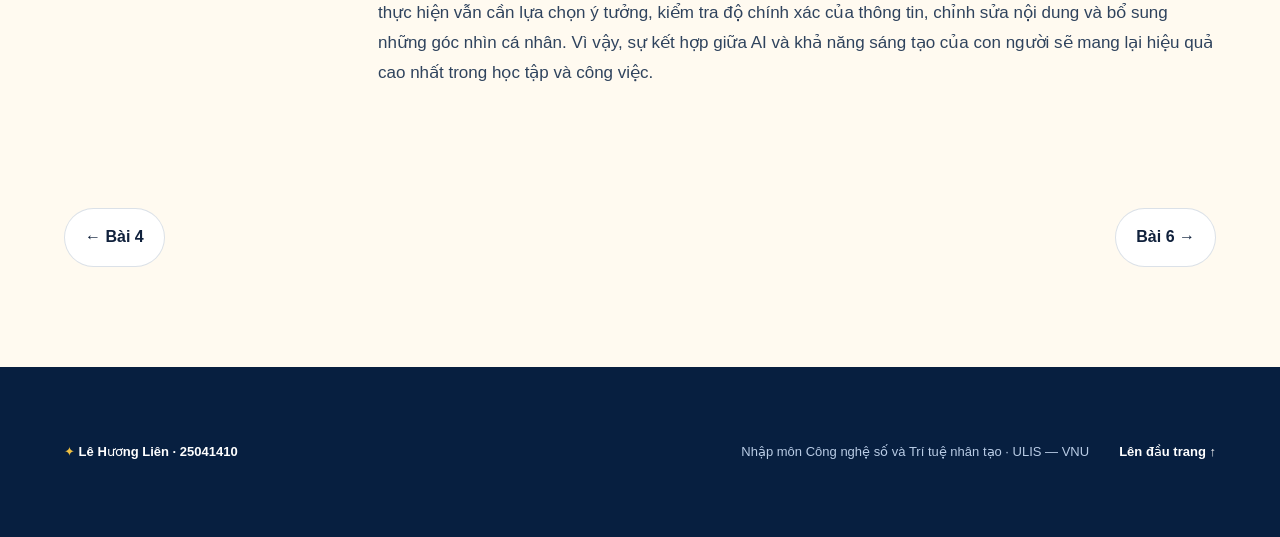
<file: bai-5.html>
<!doctype html>
<html lang="vi">
<head>
  <meta charset="UTF-8">
  <meta name="viewport" content="width=device-width, initial-scale=1.0">
  <meta name="theme-color" content="#123a72">
  <meta name="description" content="Portfolio môn Nhập môn Công nghệ số và Trí tuệ nhân tạo của Lê Hương Liên.">
  <link rel="icon" href="assets/images/favicon.svg" type="image/svg+xml">
  <script>document.documentElement.classList.add("js")</script>
  <link rel="stylesheet" href="assets/css/styles.css">
  <title>Bài 5 · Sử dụng AI tạo sinh để sáng tạo nội dung</title>
</head>
<body id="top" class="assignment-5">
<div class="reading-progress" aria-hidden="true"></div>

<header class="site-header">
  <a class="brand" href="index.html" aria-label="Về trang chủ">
    <span class="brand-mark" aria-hidden="true"><svg viewBox="0 0 48 48"><path d="M24 3 28.2 17.8 43 22l-14.8 4.2L24 41l-4.2-14.8L5 22l14.8-4.2L24 3Z"/><circle cx="24" cy="22" r="4"/></svg></span>
    <span><strong>Hương Liên</strong><small>Digital Portfolio</small></span>
  </a>
  <nav class="main-nav" aria-label="Điều hướng chính">
    <a href="index.html#about">Giới thiệu</a>
    <a href="index.html#assignments">Bài tập</a>
    <a href="index.html#reflection">Tổng kết</a>
  </nav>
  <button class="menu-button" aria-expanded="false" aria-label="Mở menu"><span></span><span></span></button>
</header>

<main class="assignment-page">
  <section class="assignment-hero section-pad">
    <div class="assignment-hero-copy reveal">
      <a class="back-link" href="index.html#assignments">← Trở về danh sách</a>
      <div class="assignment-index"><span>05</span><div class="card-icon"><svg viewBox="0 0 24 24" aria-hidden="true"><path d="m4 20 11-11"/><path d="m13 4 1 3 3 1-3 1-1 3-1-3-3-1 3-1 1-3ZM19 13l.7 2.3L22 16l-2.3.7L19 19l-.7-2.3L16 16l2.3-.7L19 13Z"/></svg></div></div>
      <p class="eyebrow">Bài tập 5 · NMCNS &amp; AI</p>
      <h1>Sử dụng AI tạo sinh để sáng tạo nội dung</h1>
      <p>Kết hợp ChatGPT, DALL·E và Canva AI.</p>
    </div>
    <div class="assignment-decor" aria-hidden="true"><span>✦</span><span>✧</span><span>✦</span></div>
  </section>
  <div class="report-layout section-pad">
    <aside class="report-sidebar reveal">
      <div class="toc-card"><p>Mục lục trang</p><nav class="page-toc" aria-label="Mục lục bài báo cáo"></nav></div>
      <div class="student-card"><span>Lê Hương Liên</span><small>25041410 · ULIS</small></div>
    </aside>
    <article class="report"><header class="report-cover reveal">
<span class="report-eyebrow">BÁO CÁO</span>
<h1>BÀI TẬP 5: SỬ DỤNG AI TẠO SINH ĐỂ HỖ TRỢ SÁNG TẠO NỘI DUNG</h1>
<p class="report-subtitle">CHỦ ĐỀ: ỨNG DỤNG CỦA AI TRONG HỌC TẬP CỦA SINH VIÊN</p>
<div class="report-meta">
<span>Hà Nội, ngày 01 tháng 07 năm 2026</span>
<span>Họ Và Tên: Lê Hương Liên</span>
<span>MSSV: 25041410</span>
<span>Lớp Học Phần: VNU1001_E252053</span>
</div>
</header>
<h2 id="i-gioi-thieu" class="report-heading">I. GIỚI THIỆU</h2>
<h3 id="1-ly-do-chon-e-tai" class="report-heading">1. Lý do chọn đề tài</h3>
<p class="report-paragraph">Trong những năm gần đây, trí tuệ nhân tạo (Artificial Intelligence - AI) phát triển với tốc độ rất nhanh và được ứng dụng trong hầu hết các lĩnh vực của đời sống. Đặc biệt trong giáo dục, AI đã trở thành một công cụ hỗ trợ đắc lực giúp sinh viên tìm kiếm thông tin, học tập hiệu quả và nâng cao năng suất làm việc.</p>
<p class="report-paragraph">Là một sinh viên, em thường xuyên sử dụng AI để hỗ trợ học tập như giải thích kiến thức khó, dịch tài liệu tiếng Anh, viết dàn ý, thiết kế bài thuyết trình và tạo hình ảnh minh họa. Vì vậy, em lựa chọn chủ đề &quot;Ứng dụng AI trong học tập của sinh viên&quot; nhằm tìm hiểu cách kết hợp nhiều công cụ AI khác nhau để tạo ra một sản phẩm truyền thông số hoàn chỉnh.</p>
<p class="report-paragraph">Thông qua dự án này, em cũng mong muốn đánh giá những lợi ích, hạn chế cũng như vai trò của AI trong quá trình sáng tạo nội dung.</p>
<h3 id="2-muc-tieu-du-an" class="report-heading">2. Mục tiêu dự án</h3>
<p class="report-paragraph">Dự án hướng đến các mục tiêu sau:</p>
<p class="report-paragraph">Hiểu cách sử dụng nhiều công cụ AI trong cùng một quy trình sáng tạo.</p>
<p class="report-paragraph">Tạo một infographic giới thiệu về AI trong học tập.</p>
<p class="report-paragraph">So sánh ưu điểm và hạn chế của từng công cụ AI.</p>
<p class="report-paragraph">Đánh giá vai trò của AI đối với quá trình sáng tạo nội dung số.</p>
<h3 id="3-san-pham-thuc-hien" class="report-heading">3. Sản phẩm thực hiện</h3>
<p class="report-paragraph">Sản phẩm cuối cùng gồm:</p>
<p class="report-paragraph">Nội dung bài viết</p>
<p class="report-paragraph">Hình ảnh minh họa bằng AI</p>
<p class="report-paragraph">Infographic thiết kế trên Canva AI</p>
<h2 id="ii-cac-cong-cu-ai-uoc-su-dung" class="report-heading">II. CÁC CÔNG CỤ AI ĐƯỢC SỬ DỤNG</h2>
<p class="report-paragraph">Trong dự án này, em sử dụng ba công cụ AI khác nhau.</p>
<h3 id="1-chatgpt" class="report-heading">1. ChatGPT</h3>
<p class="report-paragraph">Mục đích:</p>
<p class="report-paragraph">Lên ý tưởng</p>
<p class="report-paragraph">Viết nội dung</p>
<p class="report-paragraph">Chỉnh sửa câu văn</p>
<p class="report-paragraph">Tóm tắt nội dung</p>
<p class="report-paragraph">Vai trò:</p>
<p class="report-paragraph">ChatGPT giúp em tiết kiệm nhiều thời gian trong việc xây dựng cấu trúc bài viết. Thay vì phải tự nghĩ toàn bộ nội dung từ đầu, em chỉ cần nhập yêu cầu cụ thể để AI gợi ý dàn ý và viết bản nháp.</p>
<h3 id="2-dall-e" class="report-heading">2. DALL·E</h3>
<p class="report-paragraph">Mục đích:</p>
<p class="report-paragraph">Tạo hình minh họa</p>
<p class="report-paragraph">Vai trò:</p>
<p class="report-paragraph">DALL·E giúp tạo hình ảnh sinh viên sử dụng AI trong học tập với phong cách hiện đại, phù hợp để đưa vào infographic.</p>
<h3 id="3-canva-ai" class="report-heading">3. Canva AI</h3>
<p class="report-paragraph">Mục đích:</p>
<p class="report-paragraph">Thiết kế infographic</p>
<p class="report-paragraph">Vai trò:</p>
<p class="report-paragraph">Canva AI hỗ trợ tạo bố cục, lựa chọn màu sắc và biểu tượng phù hợp. Sau đó em tiếp tục chỉnh sửa để sản phẩm mang tính cá nhân hơn.</p>
<h2 id="iii-quy-trinh-su-dung-ai" class="report-heading">III. QUY TRÌNH SỬ DỤNG AI</h2>
<h3 id="buoc-1-len-y-tuong" class="report-heading">Bước 1. Lên ý tưởng</h3>
<p class="report-paragraph">Prompt sử dụng:</p>
<p class="report-paragraph">“Hãy đề xuất ý tưởng infographic với chủ đề &quot;Ứng dụng AI trong học tập của sinh viên&quot;, gồm khoảng 6 nội dung chính.”</p>
<div class="evidence-gallery single">
<button class="evidence-image" type="button" data-lightbox-src="assets/images/assignments/bai-5/image-01.jpg" aria-label="Mở ảnh minh chứng"><img src="assets/images/assignments/bai-5/image-01.jpg" alt="Minh chứng bài tập 5"></button>
</div>
<p class="report-paragraph">Kết quả nhận được:</p>
<p class="report-paragraph">ChatGPT đề xuất:</p>
<p class="report-paragraph">AI hỗ trợ tìm tài liệu</p>
<p class="report-paragraph">AI hỗ trợ dịch thuật</p>
<p class="report-paragraph">AI tóm tắt bài học</p>
<p class="report-paragraph">AI tạo slide</p>
<p class="report-paragraph">AI hỗ trợ lập kế hoạch</p>
<p class="report-paragraph">AI luyện ngoại ngữ</p>
<p class="report-paragraph">Sau khi xem xét, em giữ nguyên các ý chính và sắp xếp lại theo trình tự từ việc tìm kiếm thông tin đến ứng dụng trong học tập hằng ngày.</p>
<h3 id="buoc-2-viet-noi-dung" class="report-heading">Bước 2. Viết nội dung</h3>
<p class="report-paragraph">Prompt:</p>
<p class="report-paragraph">“Viết nội dung khoảng 600 từ cho infographic về chủ đề &quot;Ứng dụng AI trong học tập của sinh viên&quot;. Văn phong đơn giản, phù hợp với sinh viên.”</p>
<div class="evidence-gallery single">
<button class="evidence-image" type="button" data-lightbox-src="assets/images/assignments/bai-5/image-02.jpg" aria-label="Mở ảnh minh chứng"><img src="assets/images/assignments/bai-5/image-02.jpg" alt="Minh chứng bài tập 5"></button>
</div>
<p class="report-paragraph">Kết quả:</p>
<p class="report-paragraph">ChatGPT tạo một bài viết hoàn chỉnh.</p>
<p class="report-paragraph">Sau đó em chỉnh sửa:</p>
<p class="report-paragraph">Rút gọn các đoạn quá dài.</p>
<p class="report-paragraph">Thay đổi một số ví dụ để gần gũi hơn với trải nghiệm thực tế.</p>
<p class="report-paragraph">Điều chỉnh câu văn để phù hợp với phong cách trình bày infographic.</p>
<p class="report-paragraph">Ví dụ:</p>
<p class="report-paragraph">AI viết:</p>
<p class="report-paragraph">AI giúp tiết kiệm thời gian học tập.</p>
<p class="report-paragraph">Sau chỉnh sửa:</p>
<p class="report-paragraph">AI giúp sinh viên giảm thời gian tìm kiếm tài liệu và tập trung hơn vào việc hiểu kiến thức.</p>
<h3 id="buoc-3-tao-hinh-anh" class="report-heading">Bước 3. Tạo hình ảnh</h3>
<p class="report-paragraph">Prompt:</p>
<p class="report-paragraph">“Create a flat illustration of a university student studying with AI assistant, laptop, books, chatbot interface, modern blue color palette.”</p>
<div class="evidence-gallery single">
<button class="evidence-image" type="button" data-lightbox-src="assets/images/assignments/bai-5/image-03.jpg" aria-label="Mở ảnh minh chứng"><img src="assets/images/assignments/bai-5/image-03.jpg" alt="Minh chứng bài tập 5"></button>
</div>
<p class="report-paragraph">Kết quả:</p>
<p class="report-paragraph">DALL·E tạo nhiều hình ảnh minh họa khác nhau.</p>
<p class="report-paragraph">Em lựa chọn hình có:</p>
<p class="report-paragraph">màu sắc hài hòa</p>
<p class="report-paragraph">bố cục rõ ràng</p>
<p class="report-paragraph">phù hợp với nội dung infographic</p>
<h3 id="buoc-4-thiet-ke-infographic" class="report-heading">Bước 4. Thiết kế infographic</h3>
<p class="report-paragraph">Prompt Canva AI:</p>
<p class="report-paragraph">“Design a modern infographic about AI in education using blue and white colors.”</p>
<div class="evidence-gallery single">
<button class="evidence-image" type="button" data-lightbox-src="assets/images/assignments/bai-5/image-04.jpg" aria-label="Mở ảnh minh chứng"><img src="assets/images/assignments/bai-5/image-04.jpg" alt="Minh chứng bài tập 5"></button>
</div>
<p class="report-paragraph">Canva AI tạo bố cục ban đầu.</p>
<p class="report-paragraph">Sau đó em:</p>
<p class="report-paragraph">thay đổi font chữ</p>
<p class="report-paragraph">thêm icon</p>
<p class="report-paragraph">chỉnh màu sắc</p>
<p class="report-paragraph">căn chỉnh khoảng cách</p>
<p class="report-paragraph">thêm tiêu đề và logo</p>
<p class="report-paragraph">để sản phẩm đẹp và dễ đọc hơn.</p>
<h2 id="iv-cac-prompt-a-su-dung" class="report-heading">IV. CÁC PROMPT ĐÃ SỬ DỤNG</h2>
<div class="table-block" role="region" aria-label="Bảng 1" tabindex="0"><table><thead><tr><th scope="col">Công Cụ</th><th scope="col">Prompt</th><th scope="col">Kết Quả</th></tr></thead><tbody><tr><td>ChatGPT</td><td>Hãy lên dàn ý infographic về AI trong học tập</td><td>Có dàn ý gồm 6 mục</td></tr><tr><td>ChatGPT</td><td>Viết nội dung khoảng 600 từ</td><td>Tạo bản nháp hoàn chỉnh</td></tr><tr><td>DALL-E</td><td>Create a student using AI illustration</td><td>Sinh nhiều hình minh họa</td></tr><tr><td>Canva AI</td><td>Design an infographic about AI</td><td>Tạo bố cục infographic</td></tr></tbody></table></div>
<h2 id="v-cach-em-chinh-sua-au-ra-cua-ai" class="report-heading">V. CÁCH EM CHỈNH SỬA ĐẦU RA CỦA AI</h2>
<p class="report-paragraph">Mặc dù AI hỗ trợ rất nhiều nhưng em không sử dụng nguyên văn kết quả.</p>
<p class="report-paragraph">Em đã thực hiện:</p>
<p class="report-paragraph">kiểm tra lại thông tin</p>
<p class="report-paragraph">sửa lỗi diễn đạt</p>
<p class="report-paragraph">thêm ví dụ thực tế</p>
<p class="report-paragraph">rút ngắn câu</p>
<p class="report-paragraph">thay đổi bố cục</p>
<p class="report-paragraph">thay đổi màu sắc thiết kế</p>
<p class="report-paragraph">lựa chọn hình ảnh phù hợp nhất</p>
<p class="report-paragraph">Nhờ đó, sản phẩm cuối cùng mang dấu ấn cá nhân của riêng em thay vì hoàn toàn do AI tạo ra.</p>
<p class="report-paragraph">*Sản phẩm cuối cùng có sự kết hợp hài hòa giữa đầu ra của AI và đóng góp sáng tạo cá nhân:</p>
<div class="evidence-gallery single">
<button class="evidence-image" type="button" data-lightbox-src="assets/images/assignments/bai-5/image-05.png" aria-label="Mở ảnh minh chứng"><img src="assets/images/assignments/bai-5/image-05.png" alt="Minh chứng bài tập 5"></button>
</div>
<h2 id="vi-so-sanh-cac-cong-cu-ai" class="report-heading">VI. SO SÁNH CÁC CÔNG CỤ AI</h2>
<div class="table-block" role="region" aria-label="Bảng 2" tabindex="0"><table><thead><tr><th scope="col">Tiêu chí</th><th scope="col">ChatGPT</th><th scope="col">DALL-E</th><th scope="col">CANVA AI</th></tr></thead><tbody><tr><td>Viết nội dung</td><td>Rất tốt</td><td>Trung bình</td><td>Trung bình</td></tr><tr><td>Tạo hình ảnh</td><td>Trung bình</td><td>Rất tốt</td><td>Tốt</td></tr><tr><td>Thiết kế</td><td>Trung bình</td><td>Khá ổn</td><td>Rất tốt</td></tr><tr><td>Tốc độ</td><td>Rất nhanh</td><td>Nhanh</td><td>Nhanh</td></tr><tr><td>Dễ sử dụng</td><td>Rất dễ sử dụng</td><td>Cần học một vài thao tác trước đó</td><td>Rất dễ sử dụng</td></tr></tbody></table></div>
<p class="report-paragraph">Nhận xét</p>
<p class="report-paragraph">+) ChatGPT</p>
<p class="report-paragraph">Ưu điểm:</p>
<p class="report-paragraph">tạo nội dung nhanh</p>
<p class="report-paragraph">nhiều ý tưởng</p>
<p class="report-paragraph">dễ chỉnh sửa</p>
<p class="report-paragraph">Hạn chế:</p>
<p class="report-paragraph">đôi khi thông tin chưa chính xác</p>
<p class="report-paragraph">cần kiểm chứng</p>
<p class="report-paragraph">DALL·E</p>
<p class="report-paragraph">Ưu điểm:</p>
<p class="report-paragraph">hình đẹp</p>
<p class="report-paragraph">sáng tạo</p>
<p class="report-paragraph">Hạn chế:</p>
<p class="report-paragraph">chữ trong ảnh chưa đẹp</p>
<p class="report-paragraph">đôi khi hình chưa đúng ý tưởng</p>
<p class="report-paragraph">Canva AI</p>
<p class="report-paragraph">Ưu điểm:</p>
<p class="report-paragraph">thiết kế nhanh</p>
<p class="report-paragraph">nhiều mẫu đẹp</p>
<p class="report-paragraph">Hạn chế:</p>
<p class="report-paragraph">vẫn cần chỉnh sửa thủ công</p>
<p class="report-paragraph">một số tính năng yêu cầu tài khoản Pro</p>
<h2 id="vii-vai-tro-cua-ai-trong-qua-trinh-sang-tao" class="report-heading">VII. VAI TRÒ CỦA AI TRONG QUÁ TRÌNH SÁNG TẠO</h2>
<h3 id="1-nhung-phan-ai-lam-tot" class="report-heading">1. Những phần AI làm tốt</h3>
<p class="report-paragraph">Qua quá trình thực hiện, em nhận thấy AI đặc biệt hiệu quả trong các công việc như:</p>
<p class="report-paragraph">Gợi ý ý tưởng.</p>
<p class="report-paragraph">Viết bản nháp.</p>
<p class="report-paragraph">Tóm tắt tài liệu.</p>
<p class="report-paragraph">Thiết kế hình ảnh.</p>
<p class="report-paragraph">Tiết kiệm thời gian.</p>
<p class="report-paragraph">Hỗ trợ trình bày.</p>
<p class="report-paragraph">AI giúp giảm đáng kể thời gian thực hiện dự án, đặc biệt ở giai đoạn tìm ý tưởng và xây dựng nội dung ban đầu.</p>
<h3 id="2-nhung-han-che-cua-ai" class="report-heading">2. Những hạn chế của AI</h3>
<p class="report-paragraph">AI vẫn tồn tại một số hạn chế:</p>
<p class="report-paragraph">Có thể tạo thông tin chưa chính xác.</p>
<p class="report-paragraph">Chưa hiểu hoàn toàn ngữ cảnh cụ thể.</p>
<p class="report-paragraph">Nội dung đôi khi mang tính chung chung.</p>
<p class="report-paragraph">Hình ảnh đôi khi chưa đúng yêu cầu.</p>
<p class="report-paragraph">Không thể thay thế hoàn toàn khả năng sáng tạo của con người.</p>
<p class="report-paragraph">Do đó, người dùng vẫn cần kiểm tra và chỉnh sửa trước khi sử dụng.</p>
<h3 id="3-ai-a-thay-oi-quy-trinh-sang-tao-nhu-the-nao" class="report-heading">3. AI đã thay đổi quy trình sáng tạo như thế nào</h3>
<p class="report-paragraph">Trước đây, để tạo một sản phẩm truyền thông, em thường phải tự tìm tài liệu, viết nội dung, tìm hình minh họa và thiết kế từ đầu. Quá trình này mất nhiều thời gian.</p>
<p class="report-paragraph">Khi sử dụng AI, quy trình trở nên hiệu quả hơn:</p>
<p class="report-paragraph">AI gợi ý ý tưởng.</p>
<p class="report-paragraph">AI tạo bản nháp nội dung.</p>
<p class="report-paragraph">AI tạo hình minh họa.</p>
<p class="report-paragraph">AI hỗ trợ thiết kế.</p>
<p class="report-paragraph">Người dùng kiểm tra, chỉnh sửa và hoàn thiện sản phẩm.</p>
<p class="report-paragraph">Nhờ đó, thời gian thực hiện giảm đáng kể, đồng thời em có thêm thời gian để tập trung vào việc đánh giá và sáng tạo.</p>
<h3 id="4-nhung-van-e-ao-uc-can-can-nhac" class="report-heading">4. Những vấn đề đạo đức cần cân nhắc</h3>
<p class="report-paragraph">Việc sử dụng AI cần đi kèm với trách nhiệm. Người dùng không nên sao chép toàn bộ nội dung do AI tạo ra mà cần chỉnh sửa, bổ sung và kiểm chứng thông tin. Ngoài ra, cần tôn trọng bản quyền hình ảnh, trích dẫn nguồn khi sử dụng tài liệu và minh bạch về việc có sử dụng AI trong quá trình thực hiện sản phẩm. AI nên được xem là công cụ hỗ trợ chứ không phải thay thế hoàn toàn tư duy và sự sáng tạo của con người.</p>
<h2 id="viii-ket-luan" class="report-heading">VIII. KẾT LUẬN</h2>
<p class="report-paragraph">Qua dự án này, em nhận thấy AI là một công cụ hỗ trợ rất hiệu quả trong quá trình sáng tạo nội dung số. Việc kết hợp ChatGPT để xây dựng nội dung, DALL·E để tạo hình ảnh và Canva AI để thiết kế đã giúp tôi hoàn thành sản phẩm nhanh hơn, đồng thời nâng cao chất lượng trình bày.</p>
<p class="report-paragraph">Tuy nhiên, AI không thể thay thế hoàn toàn vai trò của con người. Để tạo ra một sản phẩm có giá trị, người thực hiện vẫn cần lựa chọn ý tưởng, kiểm tra độ chính xác của thông tin, chỉnh sửa nội dung và bổ sung những góc nhìn cá nhân. Vì vậy, sự kết hợp giữa AI và khả năng sáng tạo của con người sẽ mang lại hiệu quả cao nhất trong học tập và công việc.</p></article>
  </div>
  <nav class="assignment-pagination section-pad" aria-label="Chuyển bài"><a href="bai-4.html">← Bài 4</a><a href="bai-6.html">Bài 6 →</a></nav>
</main>

<footer class="site-footer">
  <div><span class="mini-star">✦</span> Lê Hương Liên · 25041410</div>
  <p>Nhập môn Công nghệ số và Trí tuệ nhân tạo · ULIS — VNU</p>
  <a href="#top">Lên đầu trang ↑</a>
</footer>
<div class="lightbox" aria-hidden="true"><button type="button" class="lightbox-close" aria-label="Đóng ảnh">×</button><img alt="Ảnh minh chứng phóng to"></div>
<script src="assets/js/main.js"></script>

</body>
</html>
</file>
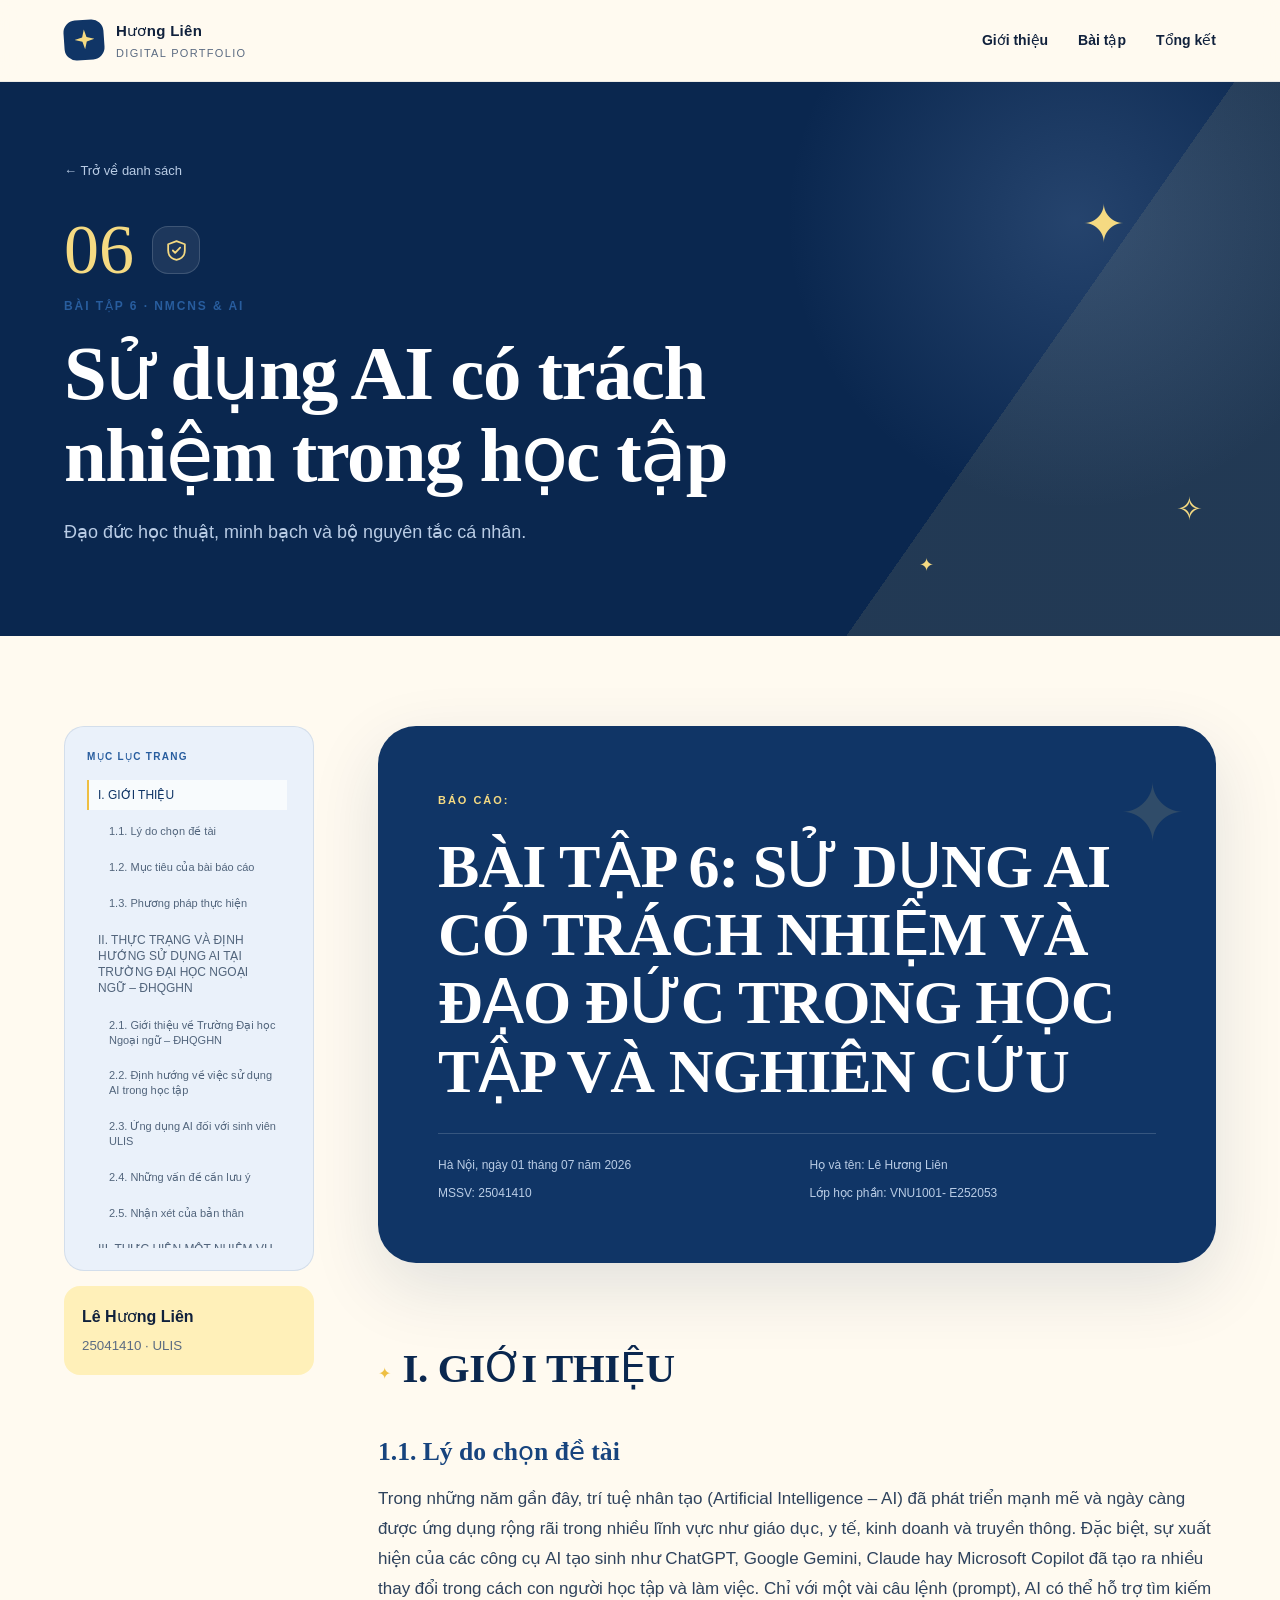
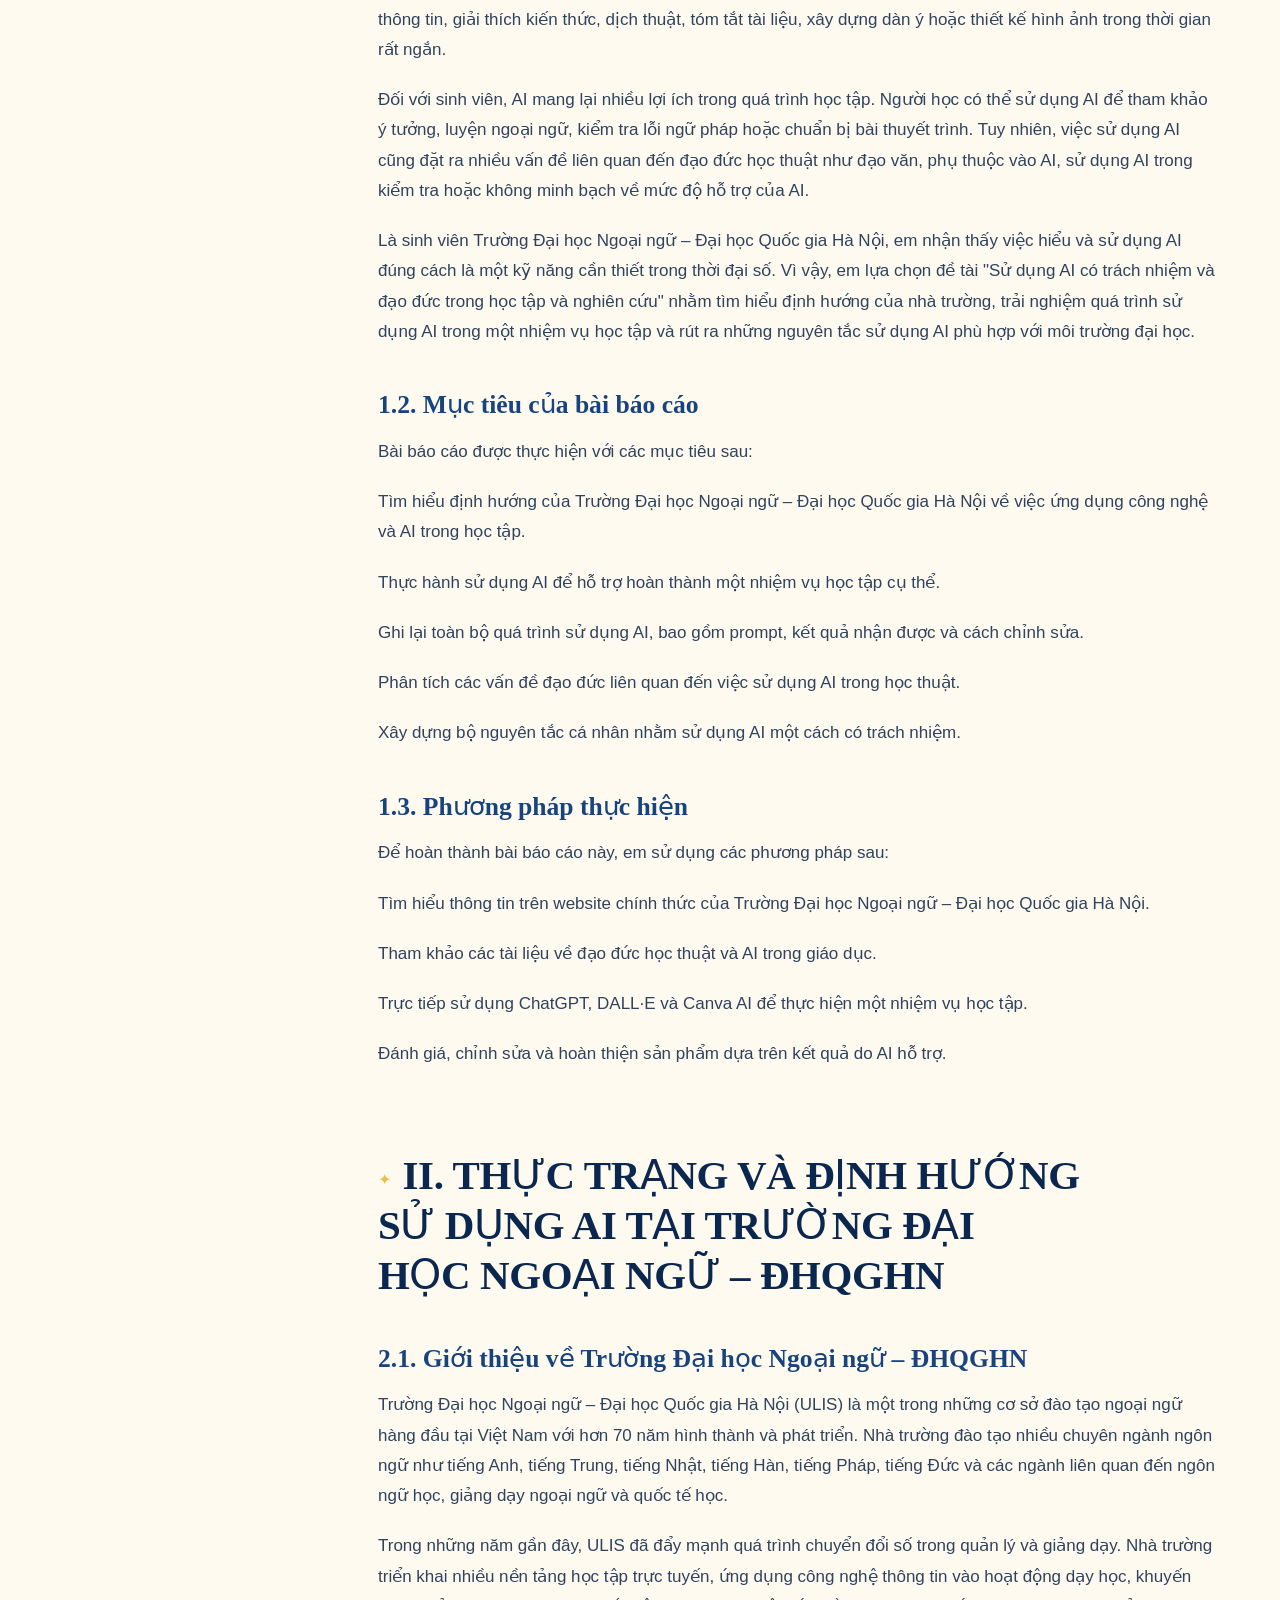
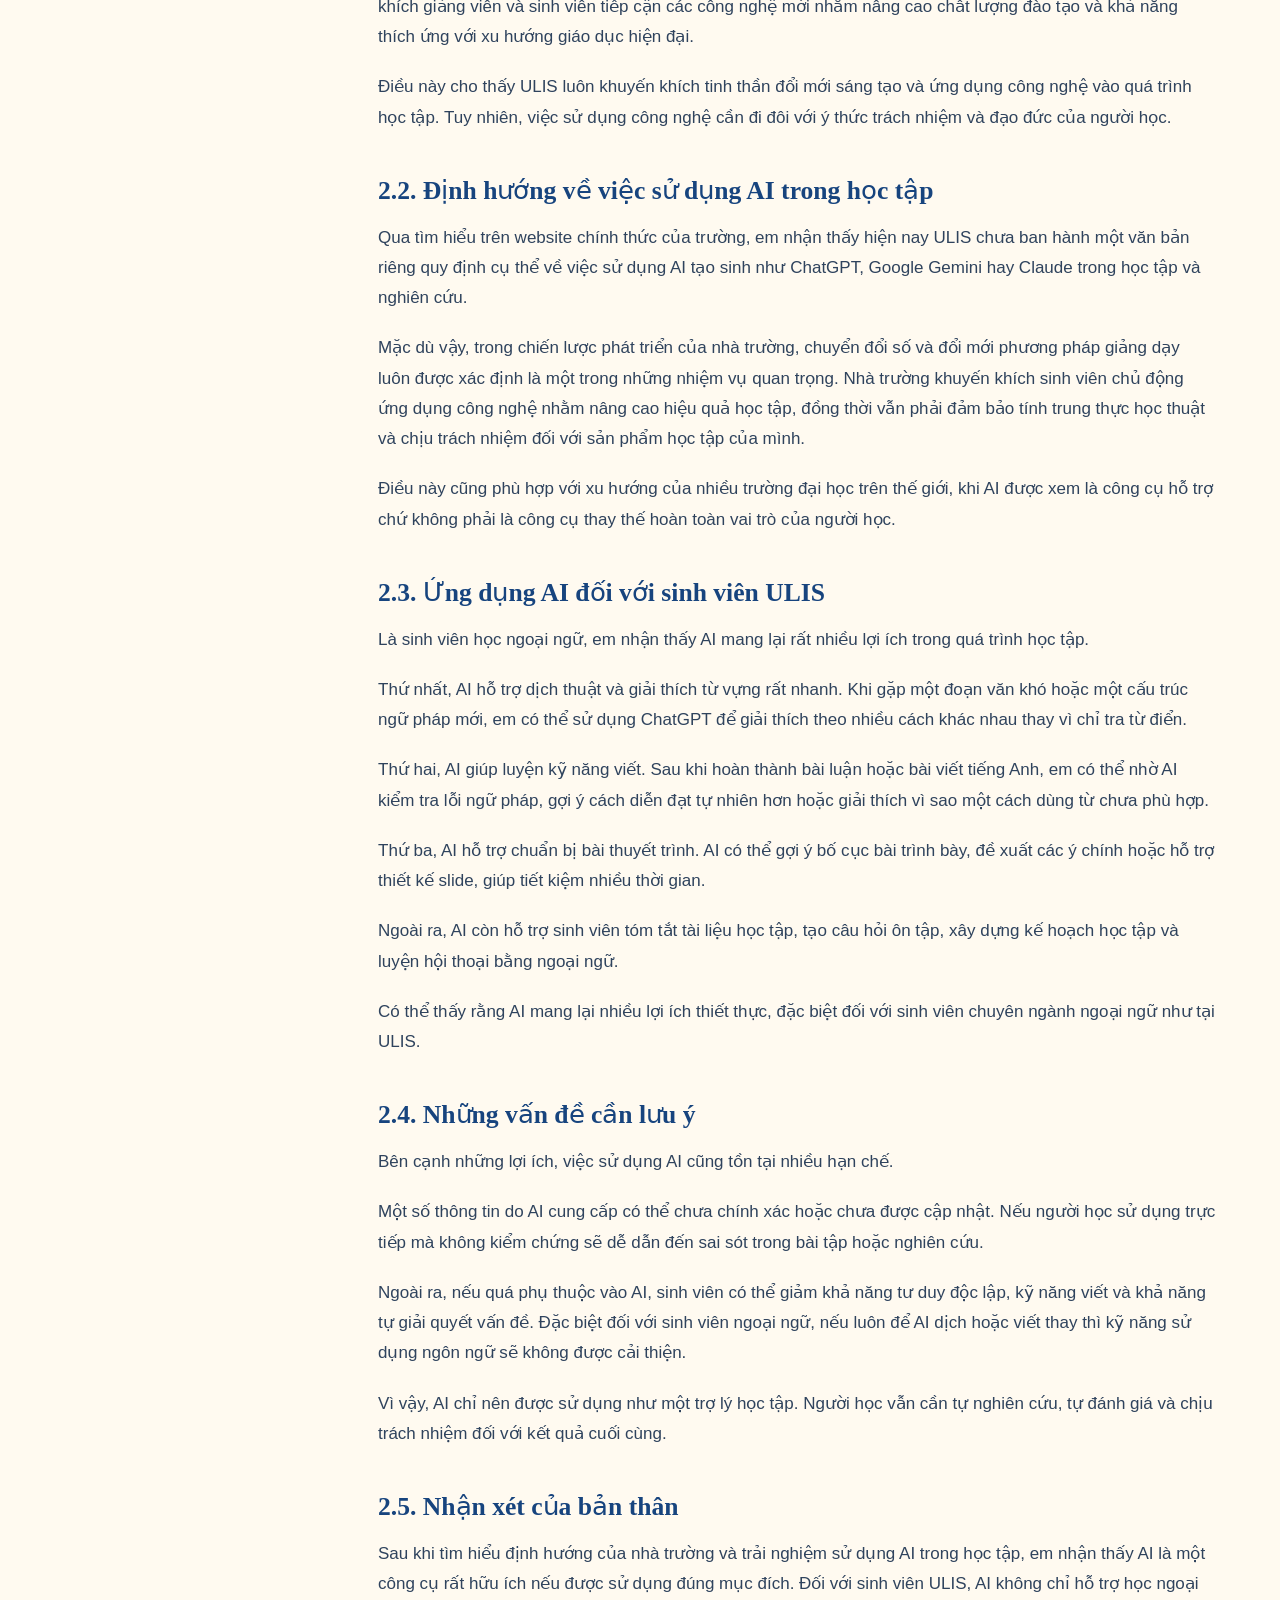
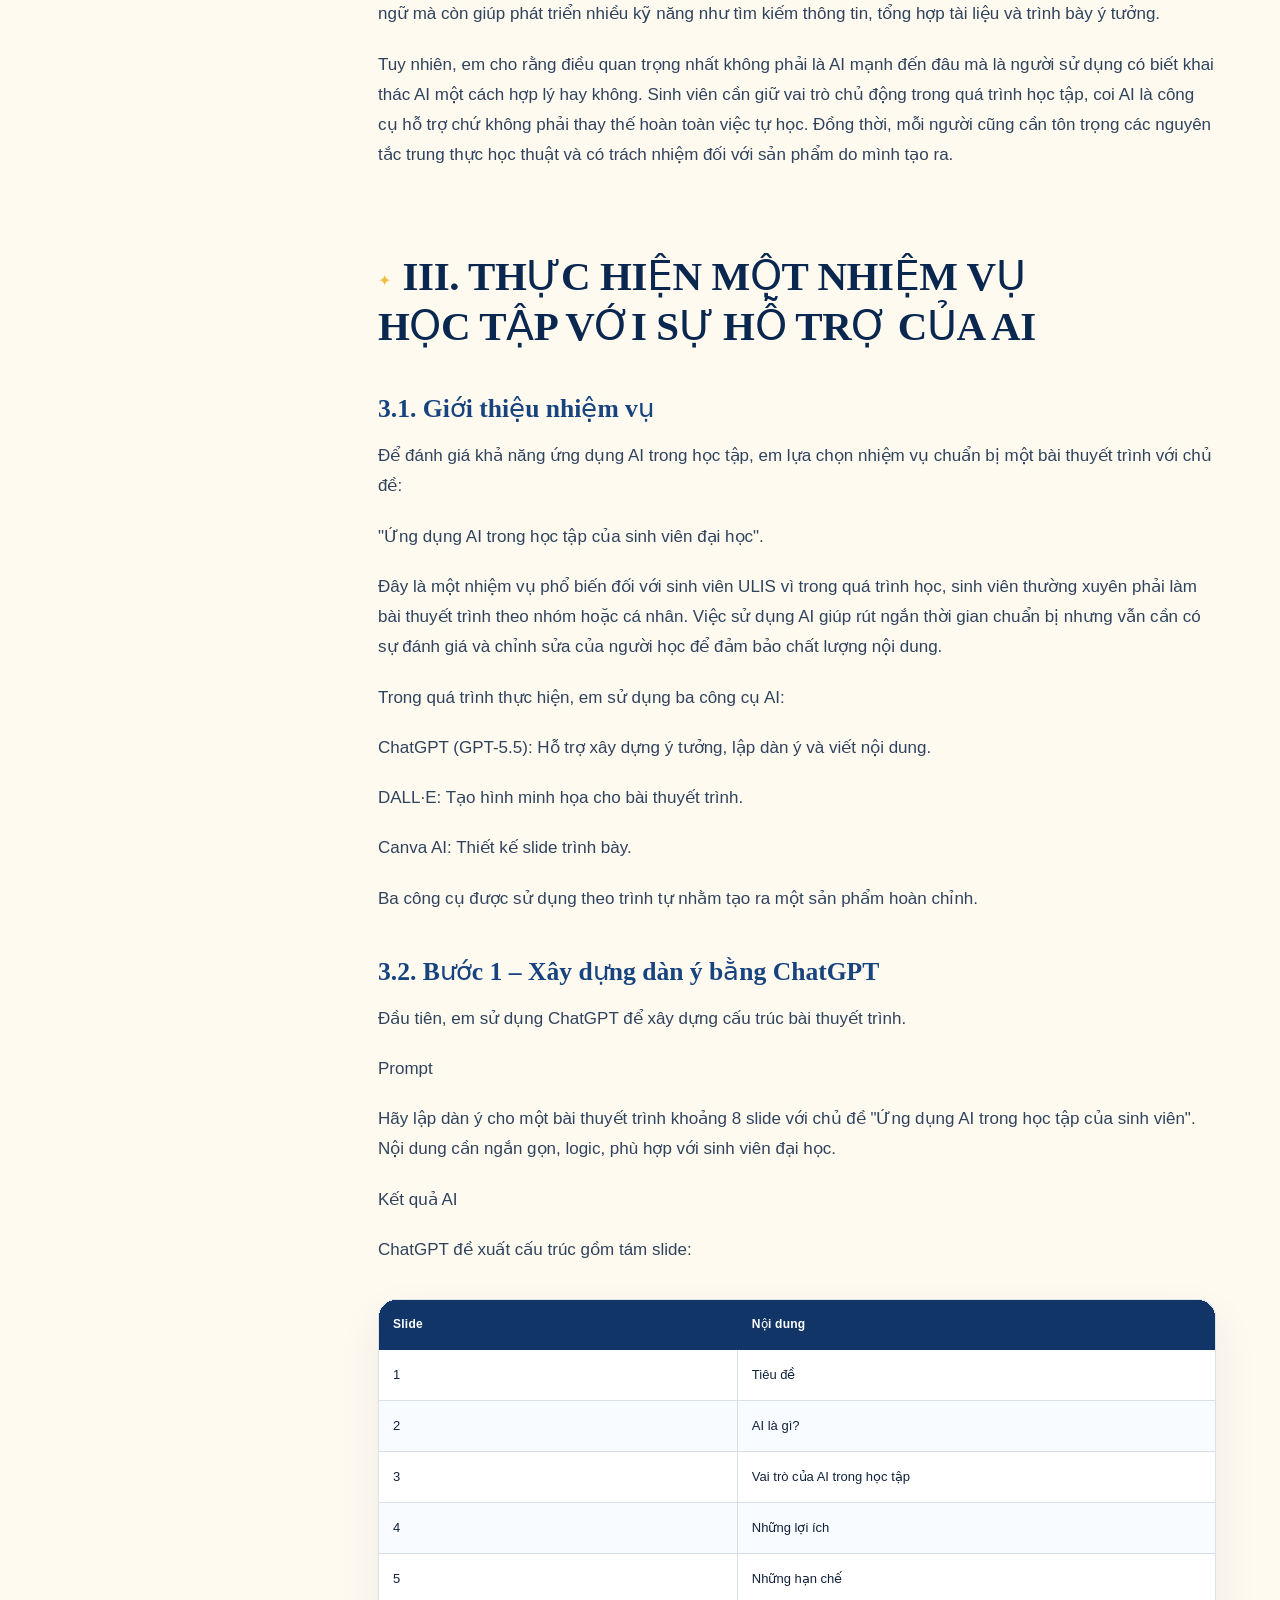
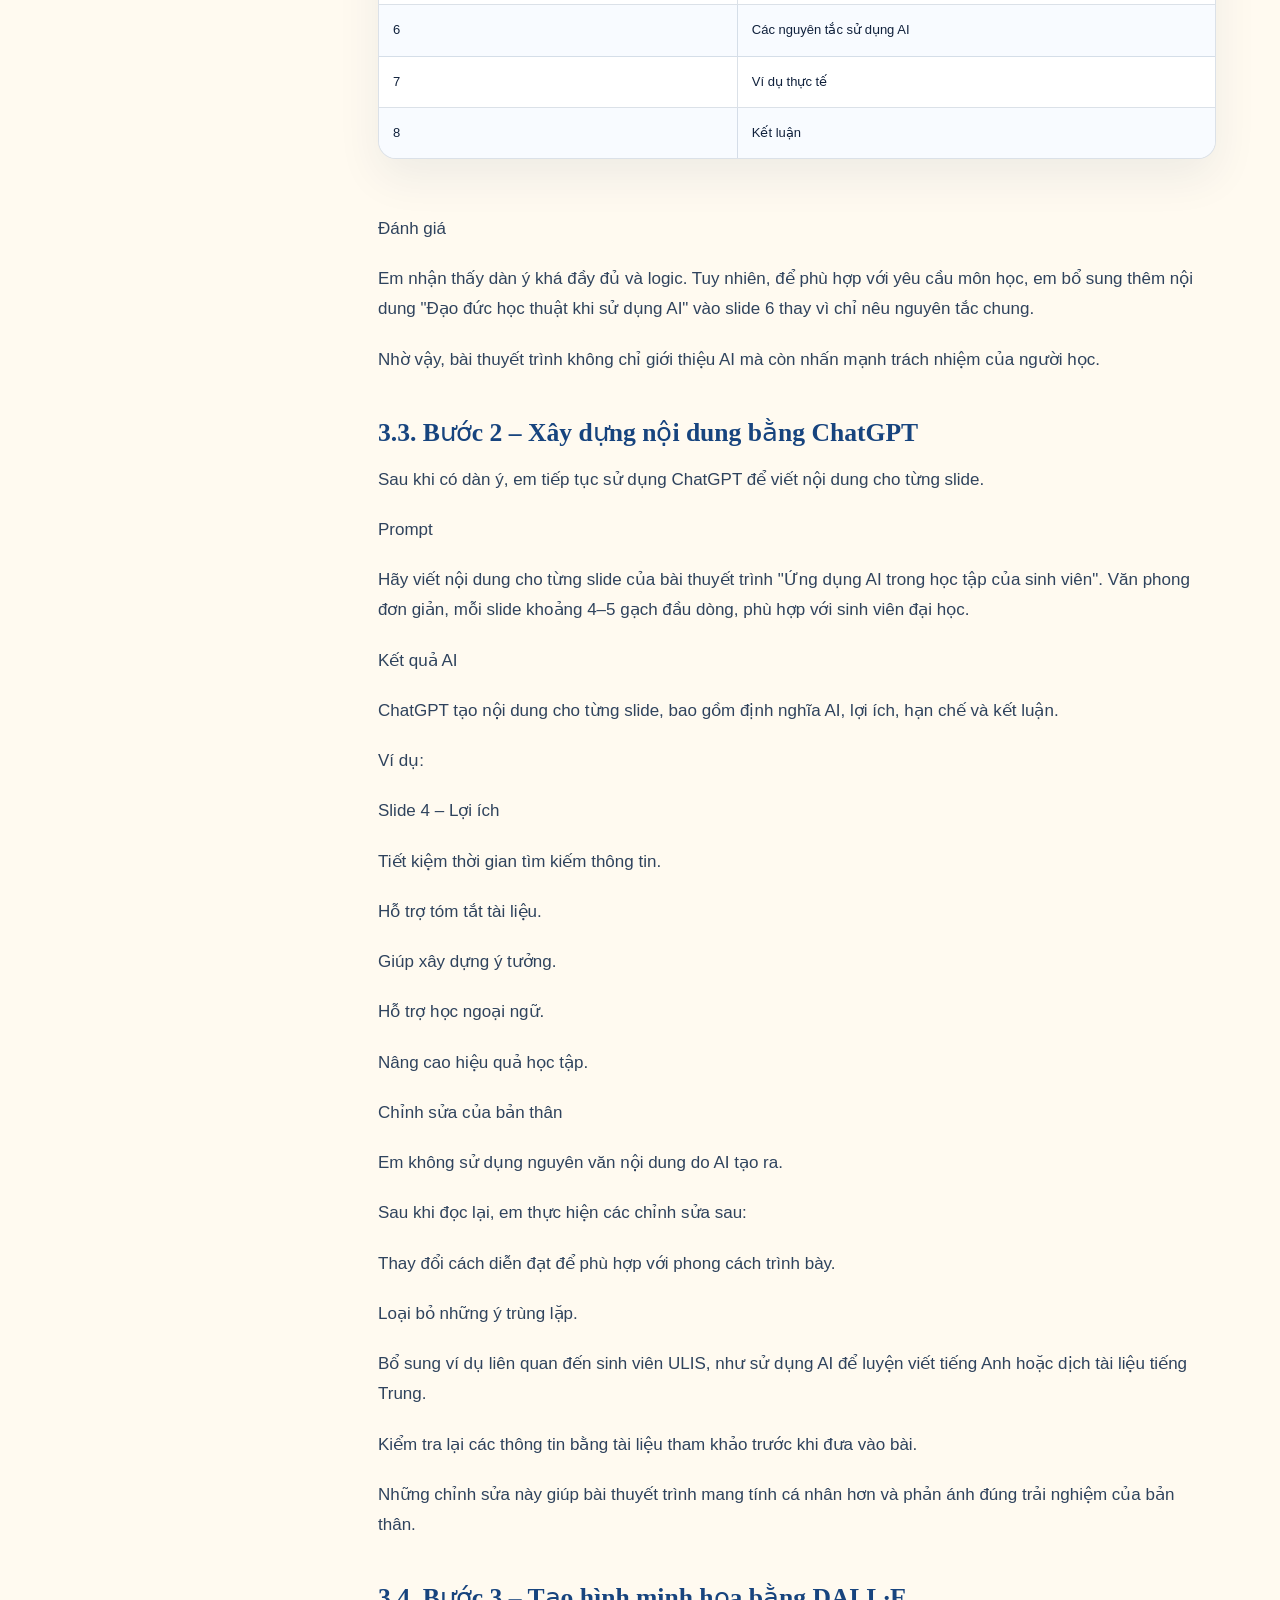
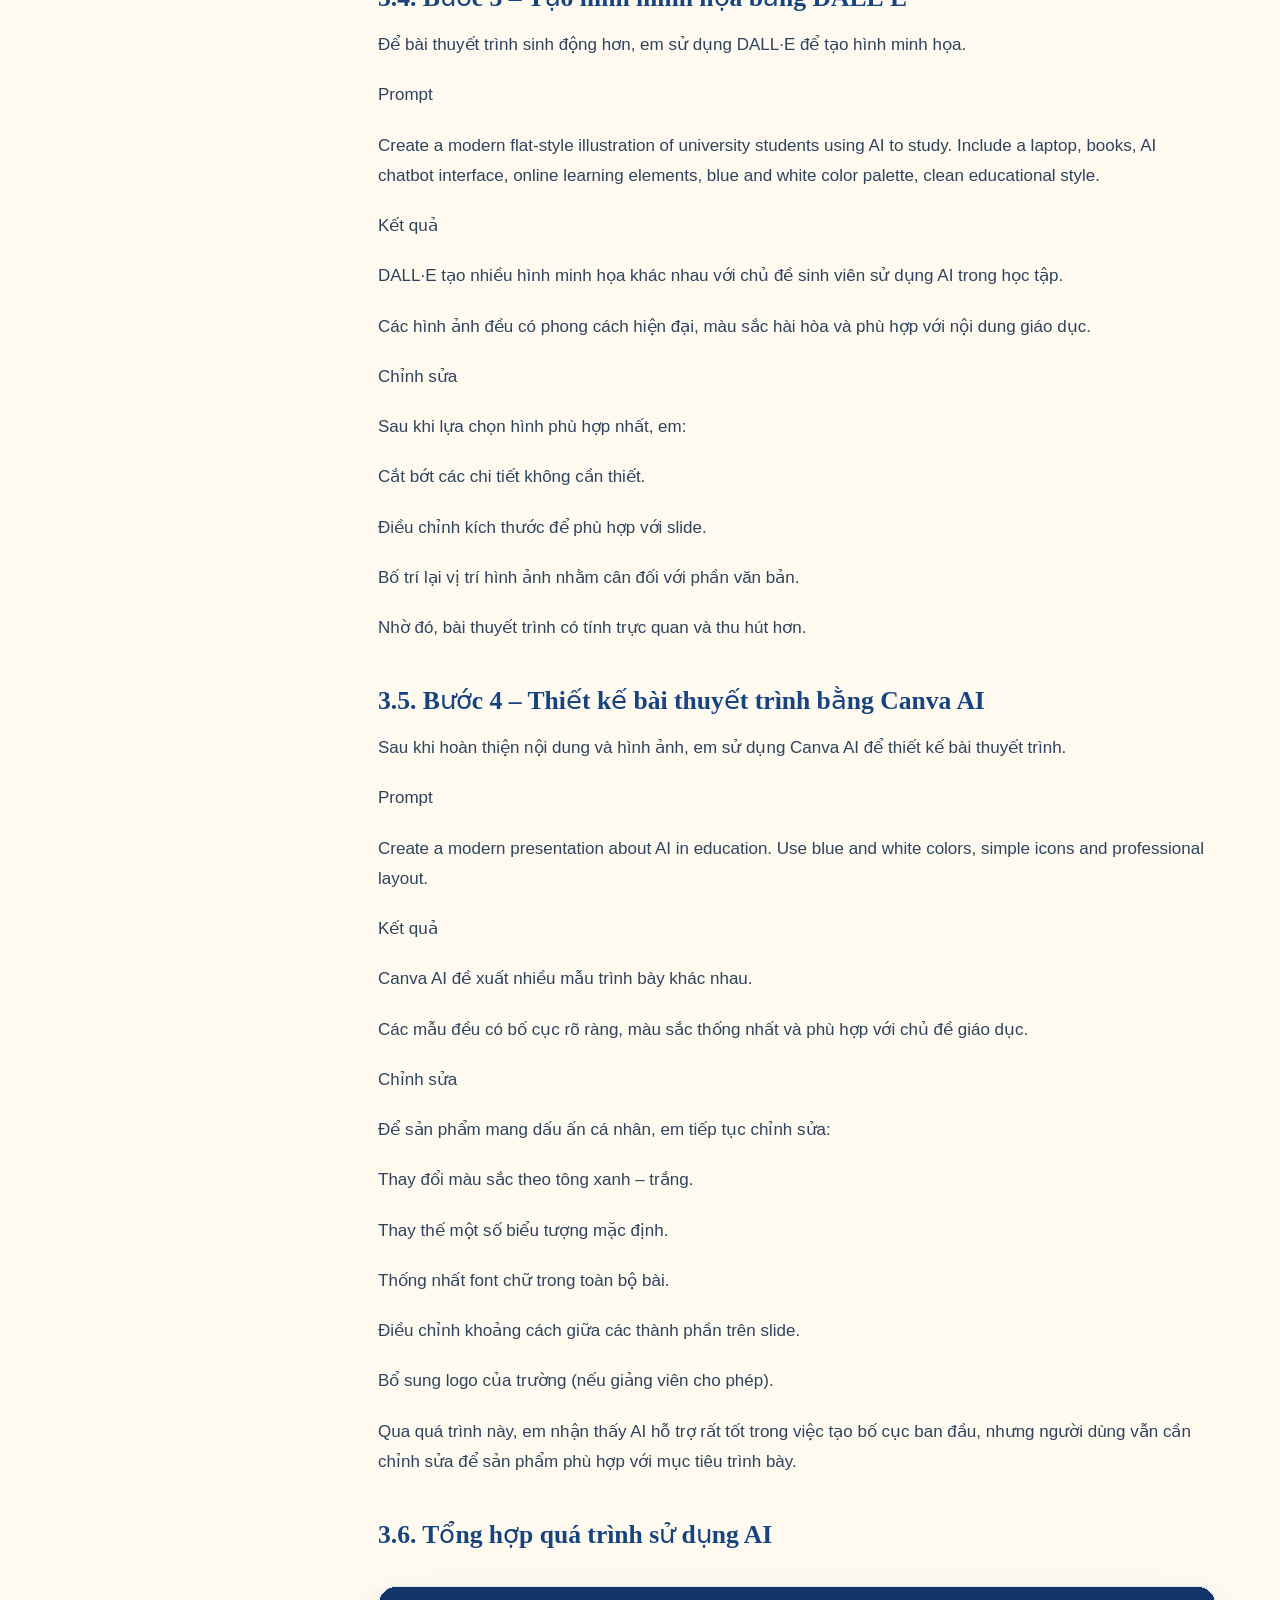
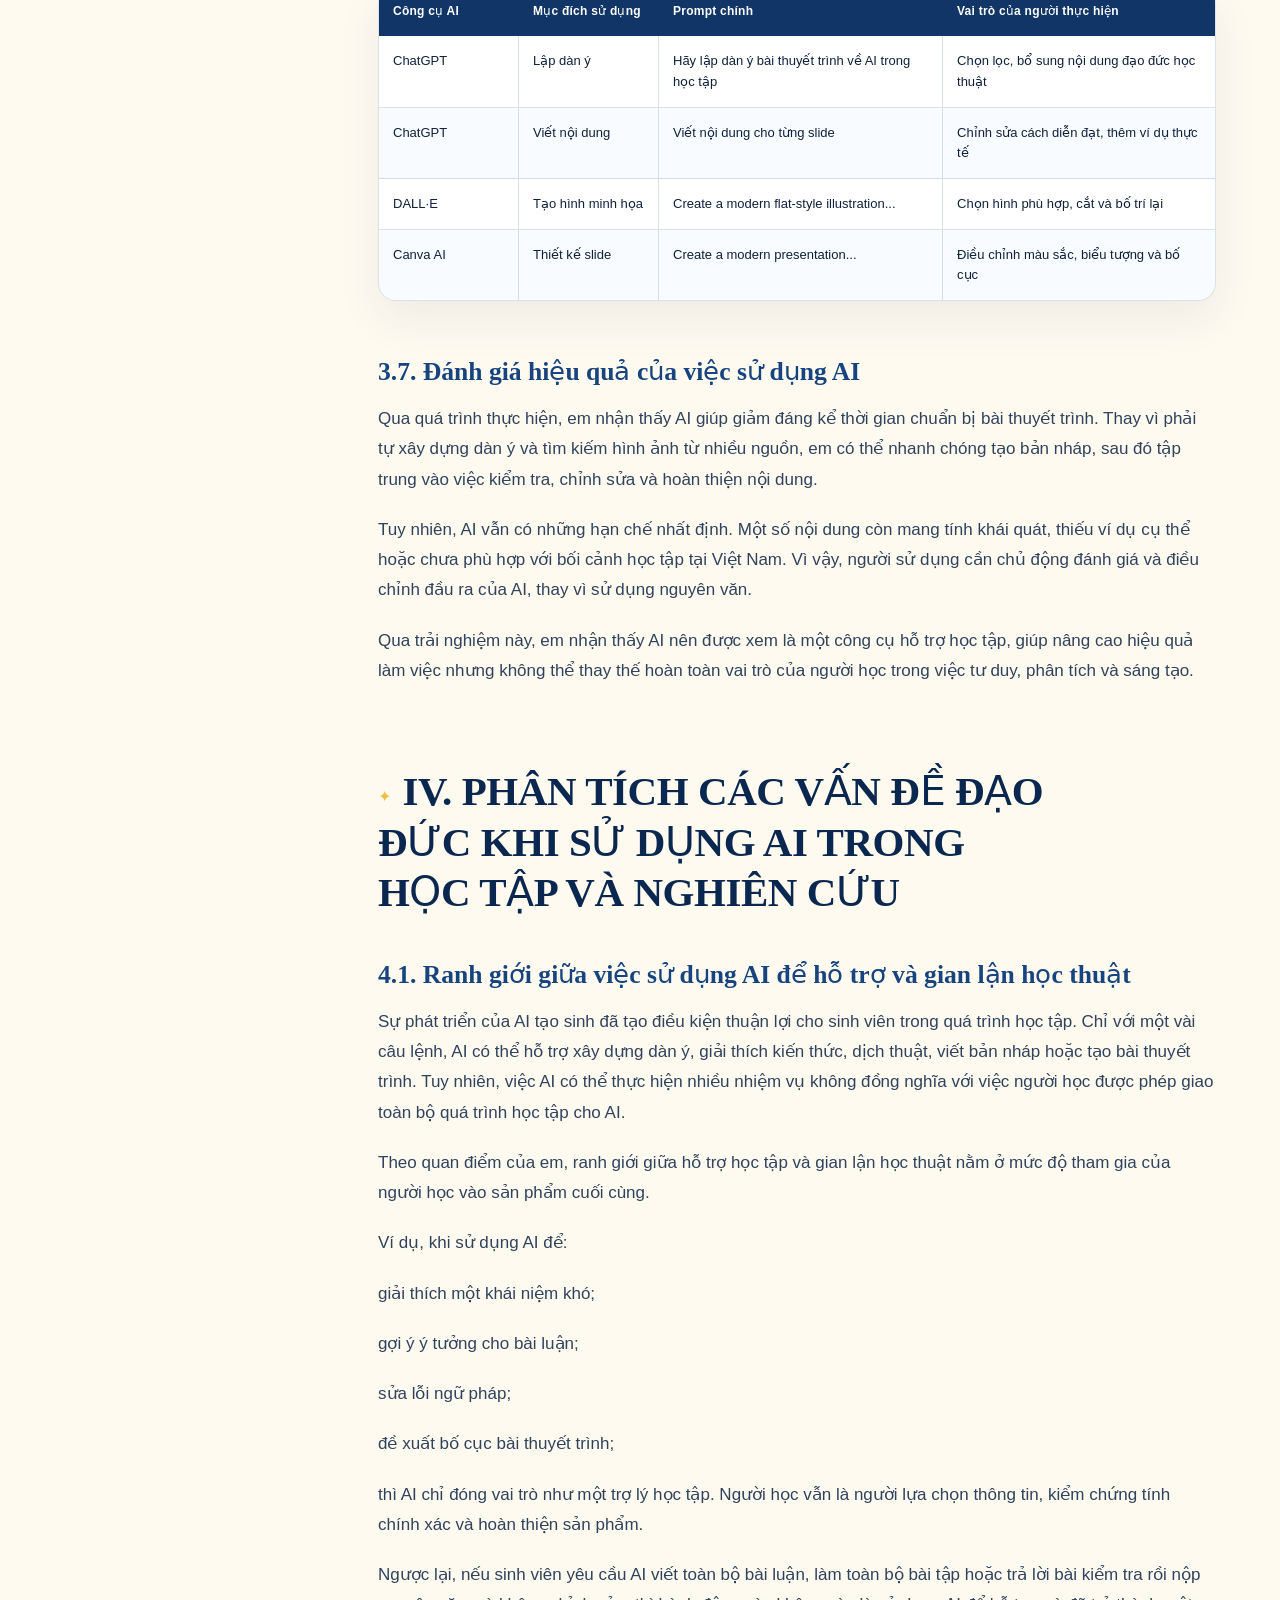
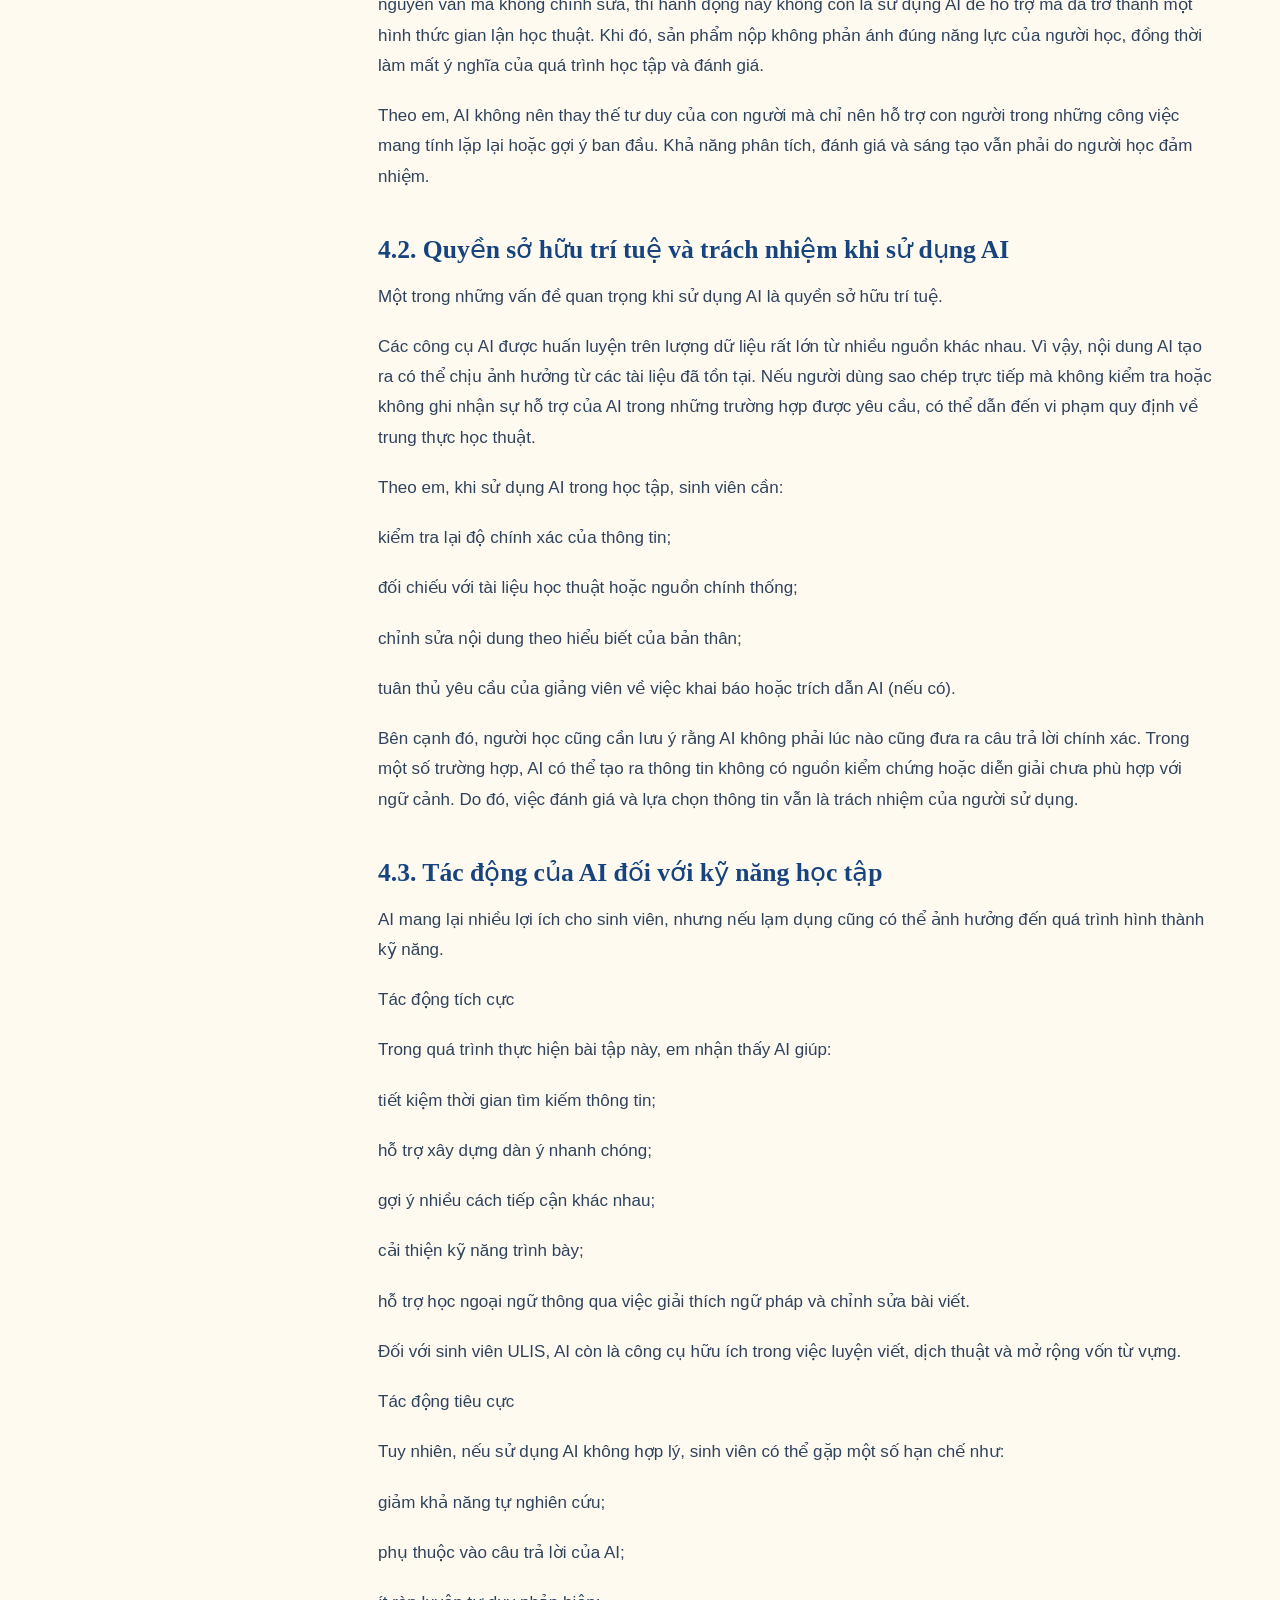
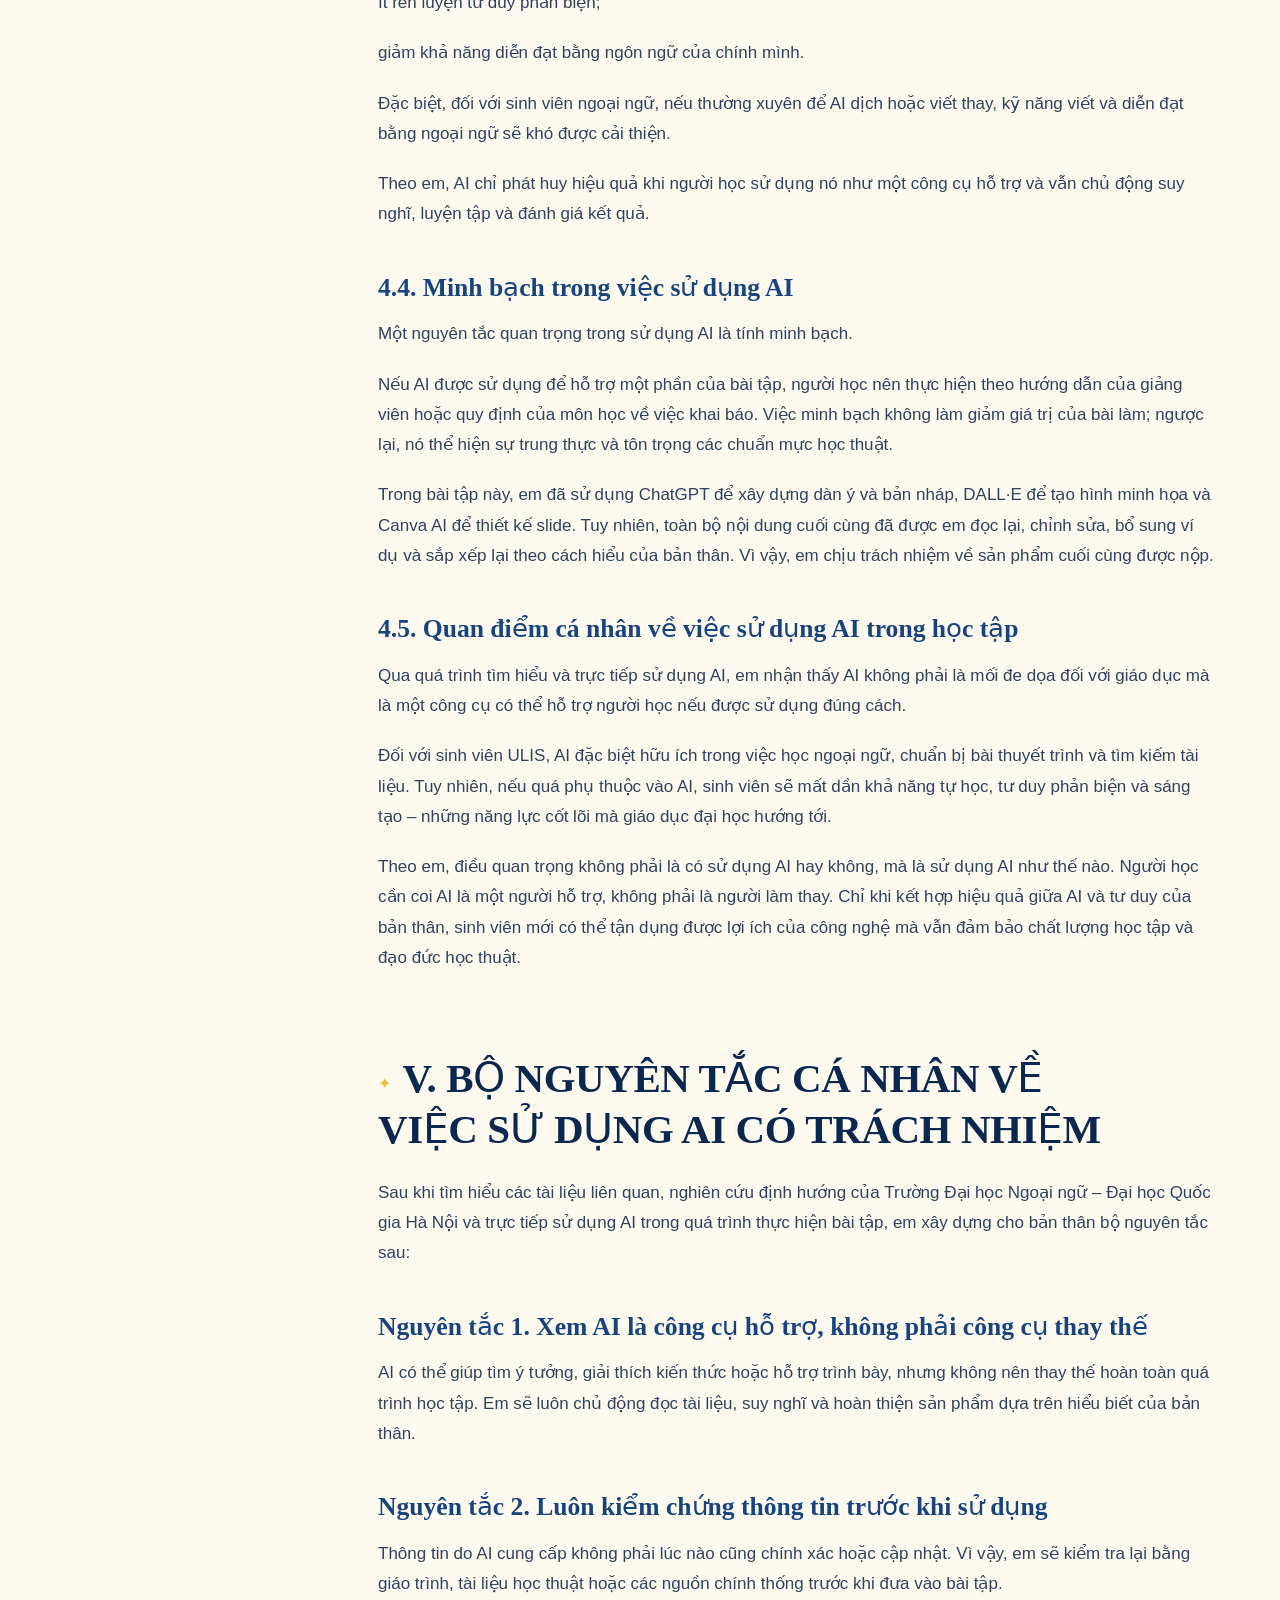
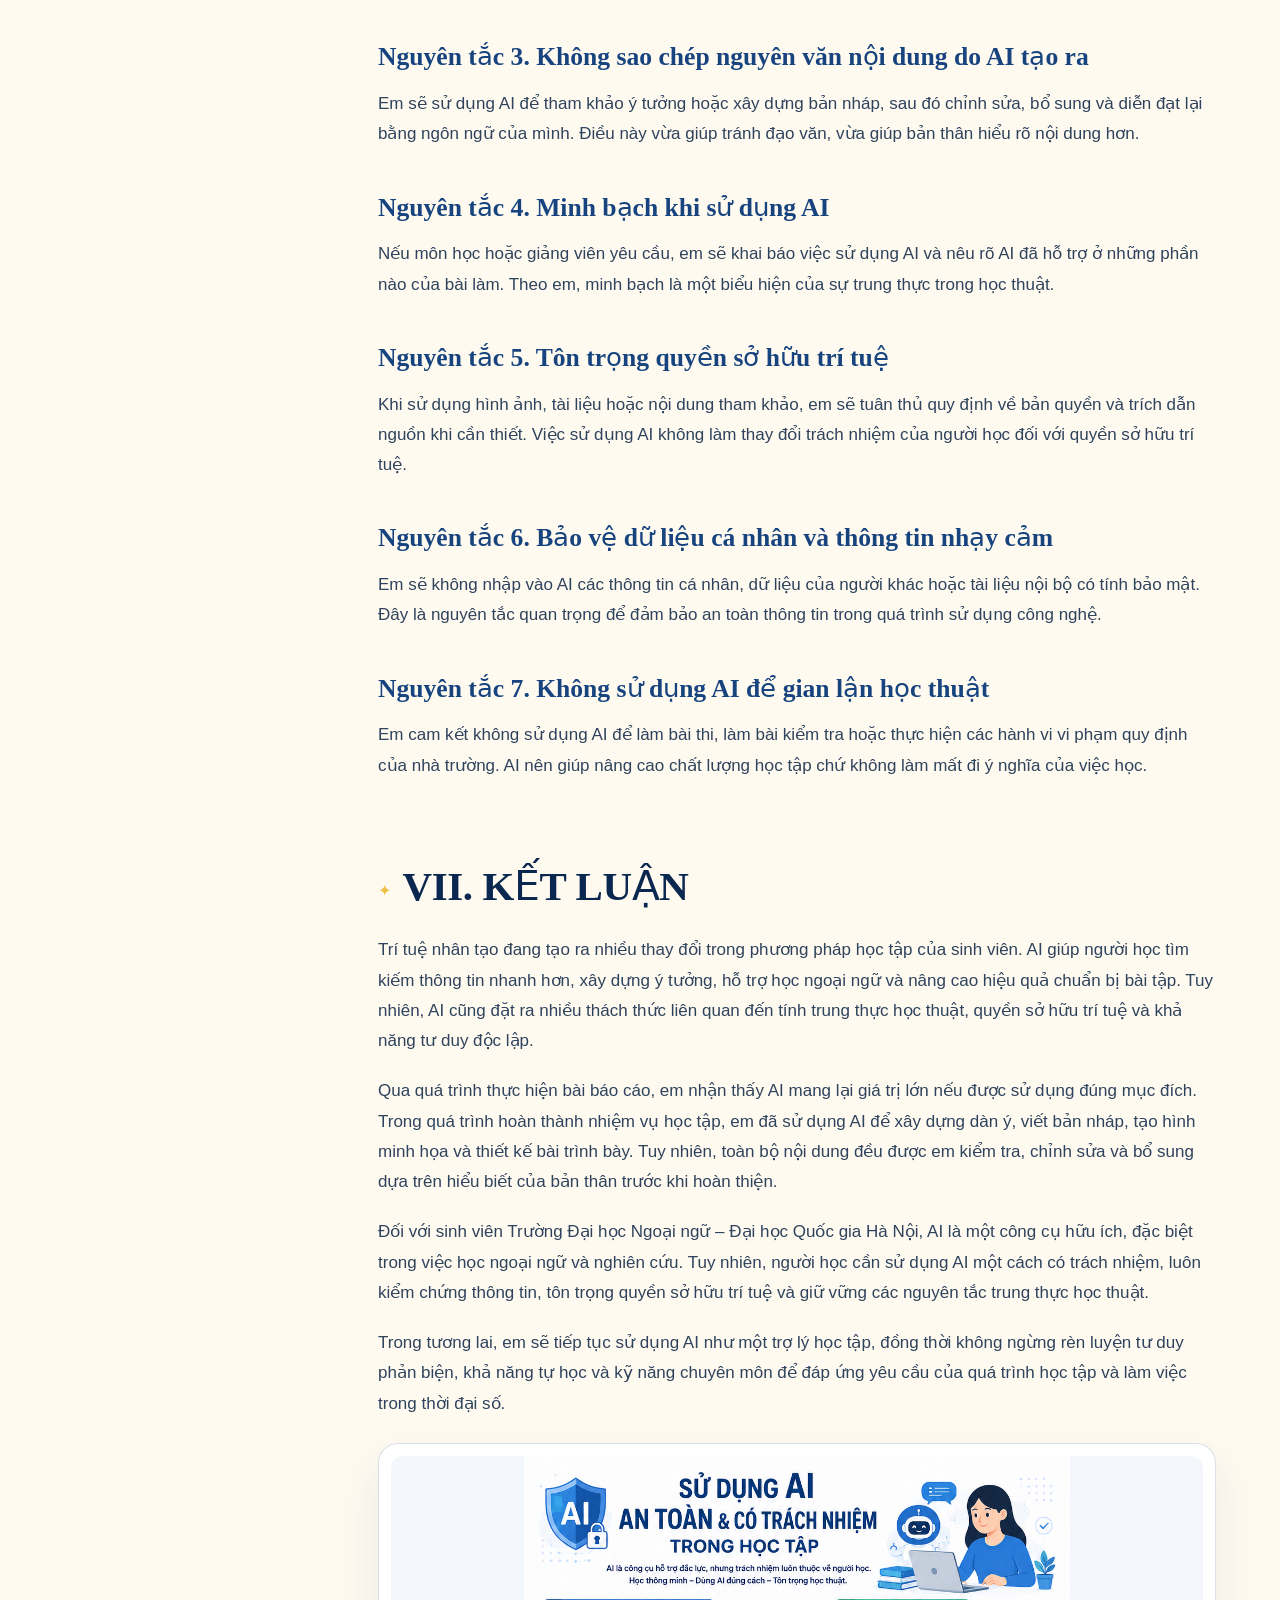
<file: bai-6.html>
<!doctype html>
<html lang="vi">
<head>
  <meta charset="UTF-8">
  <meta name="viewport" content="width=device-width, initial-scale=1.0">
  <meta name="theme-color" content="#123a72">
  <meta name="description" content="Portfolio môn Nhập môn Công nghệ số và Trí tuệ nhân tạo của Lê Hương Liên.">
  <link rel="icon" href="assets/images/favicon.svg" type="image/svg+xml">
  <script>document.documentElement.classList.add("js")</script>
  <link rel="stylesheet" href="assets/css/styles.css">
  <title>Bài 6 · Sử dụng AI có trách nhiệm trong học tập</title>
</head>
<body id="top" class="assignment-6">
<div class="reading-progress" aria-hidden="true"></div>

<header class="site-header">
  <a class="brand" href="index.html" aria-label="Về trang chủ">
    <span class="brand-mark" aria-hidden="true"><svg viewBox="0 0 48 48"><path d="M24 3 28.2 17.8 43 22l-14.8 4.2L24 41l-4.2-14.8L5 22l14.8-4.2L24 3Z"/><circle cx="24" cy="22" r="4"/></svg></span>
    <span><strong>Hương Liên</strong><small>Digital Portfolio</small></span>
  </a>
  <nav class="main-nav" aria-label="Điều hướng chính">
    <a href="index.html#about">Giới thiệu</a>
    <a href="index.html#assignments">Bài tập</a>
    <a href="index.html#reflection">Tổng kết</a>
  </nav>
  <button class="menu-button" aria-expanded="false" aria-label="Mở menu"><span></span><span></span></button>
</header>

<main class="assignment-page">
  <section class="assignment-hero section-pad">
    <div class="assignment-hero-copy reveal">
      <a class="back-link" href="index.html#assignments">← Trở về danh sách</a>
      <div class="assignment-index"><span>06</span><div class="card-icon"><svg viewBox="0 0 24 24" aria-hidden="true"><path d="M12 3 20 6v6c0 5-3.4 8-8 9-4.6-1-8-4-8-9V6l8-3Z"/><path d="m8.5 12 2.2 2.2 4.8-5"/></svg></div></div>
      <p class="eyebrow">Bài tập 6 · NMCNS &amp; AI</p>
      <h1>Sử dụng AI có trách nhiệm trong học tập</h1>
      <p>Đạo đức học thuật, minh bạch và bộ nguyên tắc cá nhân.</p>
    </div>
    <div class="assignment-decor" aria-hidden="true"><span>✦</span><span>✧</span><span>✦</span></div>
  </section>
  <div class="report-layout section-pad">
    <aside class="report-sidebar reveal">
      <div class="toc-card"><p>Mục lục trang</p><nav class="page-toc" aria-label="Mục lục bài báo cáo"></nav></div>
      <div class="student-card"><span>Lê Hương Liên</span><small>25041410 · ULIS</small></div>
    </aside>
    <article class="report"><header class="report-cover reveal">
<span class="report-eyebrow">BÁO CÁO:</span>
<h1>BÀI TẬP 6: SỬ DỤNG AI CÓ TRÁCH NHIỆM VÀ ĐẠO ĐỨC TRONG HỌC TẬP VÀ NGHIÊN CỨU</h1>
<div class="report-meta">
<span>Hà Nội, ngày 01 tháng 07 năm 2026</span>
<span>Họ và tên: Lê Hương Liên</span>
<span>MSSV: 25041410</span>
<span>Lớp học phần: VNU1001- E252053</span>
</div>
</header>
<h2 id="i-gioi-thieu" class="report-heading">I. GIỚI THIỆU</h2>
<h3 id="1-1-ly-do-chon-e-tai" class="report-heading">1.1. Lý do chọn đề tài</h3>
<p class="report-paragraph">Trong những năm gần đây, trí tuệ nhân tạo (Artificial Intelligence – AI) đã phát triển mạnh mẽ và ngày càng được ứng dụng rộng rãi trong nhiều lĩnh vực như giáo dục, y tế, kinh doanh và truyền thông. Đặc biệt, sự xuất hiện của các công cụ AI tạo sinh như ChatGPT, Google Gemini, Claude hay Microsoft Copilot đã tạo ra nhiều thay đổi trong cách con người học tập và làm việc. Chỉ với một vài câu lệnh (prompt), AI có thể hỗ trợ tìm kiếm thông tin, giải thích kiến thức, dịch thuật, tóm tắt tài liệu, xây dựng dàn ý hoặc thiết kế hình ảnh trong thời gian rất ngắn.</p>
<p class="report-paragraph">Đối với sinh viên, AI mang lại nhiều lợi ích trong quá trình học tập. Người học có thể sử dụng AI để tham khảo ý tưởng, luyện ngoại ngữ, kiểm tra lỗi ngữ pháp hoặc chuẩn bị bài thuyết trình. Tuy nhiên, việc sử dụng AI cũng đặt ra nhiều vấn đề liên quan đến đạo đức học thuật như đạo văn, phụ thuộc vào AI, sử dụng AI trong kiểm tra hoặc không minh bạch về mức độ hỗ trợ của AI.</p>
<p class="report-paragraph">Là sinh viên Trường Đại học Ngoại ngữ – Đại học Quốc gia Hà Nội, em nhận thấy việc hiểu và sử dụng AI đúng cách là một kỹ năng cần thiết trong thời đại số. Vì vậy, em lựa chọn đề tài &quot;Sử dụng AI có trách nhiệm và đạo đức trong học tập và nghiên cứu&quot; nhằm tìm hiểu định hướng của nhà trường, trải nghiệm quá trình sử dụng AI trong một nhiệm vụ học tập và rút ra những nguyên tắc sử dụng AI phù hợp với môi trường đại học.</p>
<h3 id="1-2-muc-tieu-cua-bai-bao-cao" class="report-heading">1.2. Mục tiêu của bài báo cáo</h3>
<p class="report-paragraph">Bài báo cáo được thực hiện với các mục tiêu sau:</p>
<p class="report-paragraph">Tìm hiểu định hướng của Trường Đại học Ngoại ngữ – Đại học Quốc gia Hà Nội về việc ứng dụng công nghệ và AI trong học tập.</p>
<p class="report-paragraph">Thực hành sử dụng AI để hỗ trợ hoàn thành một nhiệm vụ học tập cụ thể.</p>
<p class="report-paragraph">Ghi lại toàn bộ quá trình sử dụng AI, bao gồm prompt, kết quả nhận được và cách chỉnh sửa.</p>
<p class="report-paragraph">Phân tích các vấn đề đạo đức liên quan đến việc sử dụng AI trong học thuật.</p>
<p class="report-paragraph">Xây dựng bộ nguyên tắc cá nhân nhằm sử dụng AI một cách có trách nhiệm.</p>
<h3 id="1-3-phuong-phap-thuc-hien" class="report-heading">1.3. Phương pháp thực hiện</h3>
<p class="report-paragraph">Để hoàn thành bài báo cáo này, em sử dụng các phương pháp sau:</p>
<p class="report-paragraph">Tìm hiểu thông tin trên website chính thức của Trường Đại học Ngoại ngữ – Đại học Quốc gia Hà Nội.</p>
<p class="report-paragraph">Tham khảo các tài liệu về đạo đức học thuật và AI trong giáo dục.</p>
<p class="report-paragraph">Trực tiếp sử dụng ChatGPT, DALL·E và Canva AI để thực hiện một nhiệm vụ học tập.</p>
<p class="report-paragraph">Đánh giá, chỉnh sửa và hoàn thiện sản phẩm dựa trên kết quả do AI hỗ trợ.</p>
<h2 id="ii-thuc-trang-va-inh-huong-su-dung-ai-tai-truong-ai-hoc-ngoai-ngu-hqghn" class="report-heading">II. THỰC TRẠNG VÀ ĐỊNH HƯỚNG SỬ DỤNG AI TẠI TRƯỜNG ĐẠI HỌC NGOẠI NGỮ – ĐHQGHN</h2>
<h3 id="2-1-gioi-thieu-ve-truong-ai-hoc-ngoai-ngu-hqghn" class="report-heading">2.1. Giới thiệu về Trường Đại học Ngoại ngữ – ĐHQGHN</h3>
<p class="report-paragraph">Trường Đại học Ngoại ngữ – Đại học Quốc gia Hà Nội (ULIS) là một trong những cơ sở đào tạo ngoại ngữ hàng đầu tại Việt Nam với hơn 70 năm hình thành và phát triển. Nhà trường đào tạo nhiều chuyên ngành ngôn ngữ như tiếng Anh, tiếng Trung, tiếng Nhật, tiếng Hàn, tiếng Pháp, tiếng Đức và các ngành liên quan đến ngôn ngữ học, giảng dạy ngoại ngữ và quốc tế học.</p>
<p class="report-paragraph">Trong những năm gần đây, ULIS đã đẩy mạnh quá trình chuyển đổi số trong quản lý và giảng dạy. Nhà trường triển khai nhiều nền tảng học tập trực tuyến, ứng dụng công nghệ thông tin vào hoạt động dạy học, khuyến khích giảng viên và sinh viên tiếp cận các công nghệ mới nhằm nâng cao chất lượng đào tạo và khả năng thích ứng với xu hướng giáo dục hiện đại.</p>
<p class="report-paragraph">Điều này cho thấy ULIS luôn khuyến khích tinh thần đổi mới sáng tạo và ứng dụng công nghệ vào quá trình học tập. Tuy nhiên, việc sử dụng công nghệ cần đi đôi với ý thức trách nhiệm và đạo đức của người học.</p>
<h3 id="2-2-inh-huong-ve-viec-su-dung-ai-trong-hoc-tap" class="report-heading">2.2. Định hướng về việc sử dụng AI trong học tập</h3>
<p class="report-paragraph">Qua tìm hiểu trên website chính thức của trường, em nhận thấy hiện nay ULIS chưa ban hành một văn bản riêng quy định cụ thể về việc sử dụng AI tạo sinh như ChatGPT, Google Gemini hay Claude trong học tập và nghiên cứu.</p>
<p class="report-paragraph">Mặc dù vậy, trong chiến lược phát triển của nhà trường, chuyển đổi số và đổi mới phương pháp giảng dạy luôn được xác định là một trong những nhiệm vụ quan trọng. Nhà trường khuyến khích sinh viên chủ động ứng dụng công nghệ nhằm nâng cao hiệu quả học tập, đồng thời vẫn phải đảm bảo tính trung thực học thuật và chịu trách nhiệm đối với sản phẩm học tập của mình.</p>
<p class="report-paragraph">Điều này cũng phù hợp với xu hướng của nhiều trường đại học trên thế giới, khi AI được xem là công cụ hỗ trợ chứ không phải là công cụ thay thế hoàn toàn vai trò của người học.</p>
<h3 id="2-3-ung-dung-ai-oi-voi-sinh-vien-ulis" class="report-heading">2.3. Ứng dụng AI đối với sinh viên ULIS</h3>
<p class="report-paragraph">Là sinh viên học ngoại ngữ, em nhận thấy AI mang lại rất nhiều lợi ích trong quá trình học tập.</p>
<p class="report-paragraph">Thứ nhất, AI hỗ trợ dịch thuật và giải thích từ vựng rất nhanh. Khi gặp một đoạn văn khó hoặc một cấu trúc ngữ pháp mới, em có thể sử dụng ChatGPT để giải thích theo nhiều cách khác nhau thay vì chỉ tra từ điển.</p>
<p class="report-paragraph">Thứ hai, AI giúp luyện kỹ năng viết. Sau khi hoàn thành bài luận hoặc bài viết tiếng Anh, em có thể nhờ AI kiểm tra lỗi ngữ pháp, gợi ý cách diễn đạt tự nhiên hơn hoặc giải thích vì sao một cách dùng từ chưa phù hợp.</p>
<p class="report-paragraph">Thứ ba, AI hỗ trợ chuẩn bị bài thuyết trình. AI có thể gợi ý bố cục bài trình bày, đề xuất các ý chính hoặc hỗ trợ thiết kế slide, giúp tiết kiệm nhiều thời gian.</p>
<p class="report-paragraph">Ngoài ra, AI còn hỗ trợ sinh viên tóm tắt tài liệu học tập, tạo câu hỏi ôn tập, xây dựng kế hoạch học tập và luyện hội thoại bằng ngoại ngữ.</p>
<p class="report-paragraph">Có thể thấy rằng AI mang lại nhiều lợi ích thiết thực, đặc biệt đối với sinh viên chuyên ngành ngoại ngữ như tại ULIS.</p>
<h3 id="2-4-nhung-van-e-can-luu-y" class="report-heading">2.4. Những vấn đề cần lưu ý</h3>
<p class="report-paragraph">Bên cạnh những lợi ích, việc sử dụng AI cũng tồn tại nhiều hạn chế.</p>
<p class="report-paragraph">Một số thông tin do AI cung cấp có thể chưa chính xác hoặc chưa được cập nhật. Nếu người học sử dụng trực tiếp mà không kiểm chứng sẽ dễ dẫn đến sai sót trong bài tập hoặc nghiên cứu.</p>
<p class="report-paragraph">Ngoài ra, nếu quá phụ thuộc vào AI, sinh viên có thể giảm khả năng tư duy độc lập, kỹ năng viết và khả năng tự giải quyết vấn đề. Đặc biệt đối với sinh viên ngoại ngữ, nếu luôn để AI dịch hoặc viết thay thì kỹ năng sử dụng ngôn ngữ sẽ không được cải thiện.</p>
<p class="report-paragraph">Vì vậy, AI chỉ nên được sử dụng như một trợ lý học tập. Người học vẫn cần tự nghiên cứu, tự đánh giá và chịu trách nhiệm đối với kết quả cuối cùng.</p>
<h3 id="2-5-nhan-xet-cua-ban-than" class="report-heading">2.5. Nhận xét của bản thân</h3>
<p class="report-paragraph">Sau khi tìm hiểu định hướng của nhà trường và trải nghiệm sử dụng AI trong học tập, em nhận thấy AI là một công cụ rất hữu ích nếu được sử dụng đúng mục đích. Đối với sinh viên ULIS, AI không chỉ hỗ trợ học ngoại ngữ mà còn giúp phát triển nhiều kỹ năng như tìm kiếm thông tin, tổng hợp tài liệu và trình bày ý tưởng.</p>
<p class="report-paragraph">Tuy nhiên, em cho rằng điều quan trọng nhất không phải là AI mạnh đến đâu mà là người sử dụng có biết khai thác AI một cách hợp lý hay không. Sinh viên cần giữ vai trò chủ động trong quá trình học tập, coi AI là công cụ hỗ trợ chứ không phải thay thế hoàn toàn việc tự học. Đồng thời, mỗi người cũng cần tôn trọng các nguyên tắc trung thực học thuật và có trách nhiệm đối với sản phẩm do mình tạo ra.</p>
<h2 id="iii-thuc-hien-mot-nhiem-vu-hoc-tap-voi-su-ho-tro-cua-ai" class="report-heading">III. THỰC HIỆN MỘT NHIỆM VỤ HỌC TẬP VỚI SỰ HỖ TRỢ CỦA AI</h2>
<h3 id="3-1-gioi-thieu-nhiem-vu" class="report-heading">3.1. Giới thiệu nhiệm vụ</h3>
<p class="report-paragraph">Để đánh giá khả năng ứng dụng AI trong học tập, em lựa chọn nhiệm vụ chuẩn bị một bài thuyết trình với chủ đề:</p>
<p class="report-paragraph">&quot;Ứng dụng AI trong học tập của sinh viên đại học&quot;.</p>
<p class="report-paragraph">Đây là một nhiệm vụ phổ biến đối với sinh viên ULIS vì trong quá trình học, sinh viên thường xuyên phải làm bài thuyết trình theo nhóm hoặc cá nhân. Việc sử dụng AI giúp rút ngắn thời gian chuẩn bị nhưng vẫn cần có sự đánh giá và chỉnh sửa của người học để đảm bảo chất lượng nội dung.</p>
<p class="report-paragraph">Trong quá trình thực hiện, em sử dụng ba công cụ AI:</p>
<p class="report-paragraph">ChatGPT (GPT-5.5): Hỗ trợ xây dựng ý tưởng, lập dàn ý và viết nội dung.</p>
<p class="report-paragraph">DALL·E: Tạo hình minh họa cho bài thuyết trình.</p>
<p class="report-paragraph">Canva AI: Thiết kế slide trình bày.</p>
<p class="report-paragraph">Ba công cụ được sử dụng theo trình tự nhằm tạo ra một sản phẩm hoàn chỉnh.</p>
<h3 id="3-2-buoc-1-xay-dung-dan-y-bang-chatgpt" class="report-heading">3.2. Bước 1 – Xây dựng dàn ý bằng ChatGPT</h3>
<p class="report-paragraph">Đầu tiên, em sử dụng ChatGPT để xây dựng cấu trúc bài thuyết trình.</p>
<p class="report-paragraph">Prompt</p>
<p class="report-paragraph">Hãy lập dàn ý cho một bài thuyết trình khoảng 8 slide với chủ đề &quot;Ứng dụng AI trong học tập của sinh viên&quot;. Nội dung cần ngắn gọn, logic, phù hợp với sinh viên đại học.</p>
<p class="report-paragraph">Kết quả AI</p>
<p class="report-paragraph">ChatGPT đề xuất cấu trúc gồm tám slide:</p>
<div class="table-block" role="region" aria-label="Bảng 1" tabindex="0"><table><thead><tr><th scope="col">Slide</th><th scope="col">Nội dung</th></tr></thead><tbody><tr><td>1</td><td>Tiêu đề</td></tr><tr><td>2</td><td>AI là gì?</td></tr><tr><td>3</td><td>Vai trò của AI trong học tập</td></tr><tr><td>4</td><td>Những lợi ích</td></tr><tr><td>5</td><td>Những hạn chế</td></tr><tr><td>6</td><td>Các nguyên tắc sử dụng AI</td></tr><tr><td>7</td><td>Ví dụ thực tế</td></tr><tr><td>8</td><td>Kết luận</td></tr></tbody></table></div>
<p class="report-paragraph">Đánh giá</p>
<p class="report-paragraph">Em nhận thấy dàn ý khá đầy đủ và logic. Tuy nhiên, để phù hợp với yêu cầu môn học, em bổ sung thêm nội dung &quot;Đạo đức học thuật khi sử dụng AI&quot; vào slide 6 thay vì chỉ nêu nguyên tắc chung.</p>
<p class="report-paragraph">Nhờ vậy, bài thuyết trình không chỉ giới thiệu AI mà còn nhấn mạnh trách nhiệm của người học.</p>
<h3 id="3-3-buoc-2-xay-dung-noi-dung-bang-chatgpt" class="report-heading">3.3. Bước 2 – Xây dựng nội dung bằng ChatGPT</h3>
<p class="report-paragraph">Sau khi có dàn ý, em tiếp tục sử dụng ChatGPT để viết nội dung cho từng slide.</p>
<p class="report-paragraph">Prompt</p>
<p class="report-paragraph">Hãy viết nội dung cho từng slide của bài thuyết trình &quot;Ứng dụng AI trong học tập của sinh viên&quot;. Văn phong đơn giản, mỗi slide khoảng 4–5 gạch đầu dòng, phù hợp với sinh viên đại học.</p>
<p class="report-paragraph">Kết quả AI</p>
<p class="report-paragraph">ChatGPT tạo nội dung cho từng slide, bao gồm định nghĩa AI, lợi ích, hạn chế và kết luận.</p>
<p class="report-paragraph">Ví dụ:</p>
<p class="report-paragraph">Slide 4 – Lợi ích</p>
<p class="report-paragraph">Tiết kiệm thời gian tìm kiếm thông tin.</p>
<p class="report-paragraph">Hỗ trợ tóm tắt tài liệu.</p>
<p class="report-paragraph">Giúp xây dựng ý tưởng.</p>
<p class="report-paragraph">Hỗ trợ học ngoại ngữ.</p>
<p class="report-paragraph">Nâng cao hiệu quả học tập.</p>
<p class="report-paragraph">Chỉnh sửa của bản thân</p>
<p class="report-paragraph">Em không sử dụng nguyên văn nội dung do AI tạo ra.</p>
<p class="report-paragraph">Sau khi đọc lại, em thực hiện các chỉnh sửa sau:</p>
<p class="report-paragraph">Thay đổi cách diễn đạt để phù hợp với phong cách trình bày.</p>
<p class="report-paragraph">Loại bỏ những ý trùng lặp.</p>
<p class="report-paragraph">Bổ sung ví dụ liên quan đến sinh viên ULIS, như sử dụng AI để luyện viết tiếng Anh hoặc dịch tài liệu tiếng Trung.</p>
<p class="report-paragraph">Kiểm tra lại các thông tin bằng tài liệu tham khảo trước khi đưa vào bài.</p>
<p class="report-paragraph">Những chỉnh sửa này giúp bài thuyết trình mang tính cá nhân hơn và phản ánh đúng trải nghiệm của bản thân.</p>
<h3 id="3-4-buoc-3-tao-hinh-minh-hoa-bang-dall-e" class="report-heading">3.4. Bước 3 – Tạo hình minh họa bằng DALL·E</h3>
<p class="report-paragraph">Để bài thuyết trình sinh động hơn, em sử dụng DALL·E để tạo hình minh họa.</p>
<p class="report-paragraph">Prompt</p>
<p class="report-paragraph">Create a modern flat-style illustration of university students using AI to study. Include a laptop, books, AI chatbot interface, online learning elements, blue and white color palette, clean educational style.</p>
<p class="report-paragraph">Kết quả</p>
<p class="report-paragraph">DALL·E tạo nhiều hình minh họa khác nhau với chủ đề sinh viên sử dụng AI trong học tập.</p>
<p class="report-paragraph">Các hình ảnh đều có phong cách hiện đại, màu sắc hài hòa và phù hợp với nội dung giáo dục.</p>
<p class="report-paragraph">Chỉnh sửa</p>
<p class="report-paragraph">Sau khi lựa chọn hình phù hợp nhất, em:</p>
<p class="report-paragraph">Cắt bớt các chi tiết không cần thiết.</p>
<p class="report-paragraph">Điều chỉnh kích thước để phù hợp với slide.</p>
<p class="report-paragraph">Bố trí lại vị trí hình ảnh nhằm cân đối với phần văn bản.</p>
<p class="report-paragraph">Nhờ đó, bài thuyết trình có tính trực quan và thu hút hơn.</p>
<h3 id="3-5-buoc-4-thiet-ke-bai-thuyet-trinh-bang-canva-ai" class="report-heading">3.5. Bước 4 – Thiết kế bài thuyết trình bằng Canva AI</h3>
<p class="report-paragraph">Sau khi hoàn thiện nội dung và hình ảnh, em sử dụng Canva AI để thiết kế bài thuyết trình.</p>
<p class="report-paragraph">Prompt</p>
<p class="report-paragraph">Create a modern presentation about AI in education. Use blue and white colors, simple icons and professional layout.</p>
<p class="report-paragraph">Kết quả</p>
<p class="report-paragraph">Canva AI đề xuất nhiều mẫu trình bày khác nhau.</p>
<p class="report-paragraph">Các mẫu đều có bố cục rõ ràng, màu sắc thống nhất và phù hợp với chủ đề giáo dục.</p>
<p class="report-paragraph">Chỉnh sửa</p>
<p class="report-paragraph">Để sản phẩm mang dấu ấn cá nhân, em tiếp tục chỉnh sửa:</p>
<p class="report-paragraph">Thay đổi màu sắc theo tông xanh – trắng.</p>
<p class="report-paragraph">Thay thế một số biểu tượng mặc định.</p>
<p class="report-paragraph">Thống nhất font chữ trong toàn bộ bài.</p>
<p class="report-paragraph">Điều chỉnh khoảng cách giữa các thành phần trên slide.</p>
<p class="report-paragraph">Bổ sung logo của trường (nếu giảng viên cho phép).</p>
<p class="report-paragraph">Qua quá trình này, em nhận thấy AI hỗ trợ rất tốt trong việc tạo bố cục ban đầu, nhưng người dùng vẫn cần chỉnh sửa để sản phẩm phù hợp với mục tiêu trình bày.</p>
<h3 id="3-6-tong-hop-qua-trinh-su-dung-ai" class="report-heading">3.6. Tổng hợp quá trình sử dụng AI</h3>
<div class="table-block" role="region" aria-label="Bảng 2" tabindex="0"><table><thead><tr><th scope="col">Công cụ AI</th><th scope="col">Mục đích sử dụng</th><th scope="col">Prompt chính</th><th scope="col">Vai trò của người thực hiện</th></tr></thead><tbody><tr><td>ChatGPT</td><td>Lập dàn ý</td><td>Hãy lập dàn ý bài thuyết trình về AI trong học tập</td><td>Chọn lọc, bổ sung nội dung đạo đức học thuật</td></tr><tr><td>ChatGPT</td><td>Viết nội dung</td><td>Viết nội dung cho từng slide</td><td>Chỉnh sửa cách diễn đạt, thêm ví dụ thực tế</td></tr><tr><td>DALL·E</td><td>Tạo hình minh họa</td><td>Create a modern flat-style illustration...</td><td>Chọn hình phù hợp, cắt và bố trí lại</td></tr><tr><td>Canva AI</td><td>Thiết kế slide</td><td>Create a modern presentation...</td><td>Điều chỉnh màu sắc, biểu tượng và bố cục</td></tr></tbody></table></div>
<h3 id="3-7-anh-gia-hieu-qua-cua-viec-su-dung-ai" class="report-heading">3.7. Đánh giá hiệu quả của việc sử dụng AI</h3>
<p class="report-paragraph">Qua quá trình thực hiện, em nhận thấy AI giúp giảm đáng kể thời gian chuẩn bị bài thuyết trình. Thay vì phải tự xây dựng dàn ý và tìm kiếm hình ảnh từ nhiều nguồn, em có thể nhanh chóng tạo bản nháp, sau đó tập trung vào việc kiểm tra, chỉnh sửa và hoàn thiện nội dung.</p>
<p class="report-paragraph">Tuy nhiên, AI vẫn có những hạn chế nhất định. Một số nội dung còn mang tính khái quát, thiếu ví dụ cụ thể hoặc chưa phù hợp với bối cảnh học tập tại Việt Nam. Vì vậy, người sử dụng cần chủ động đánh giá và điều chỉnh đầu ra của AI, thay vì sử dụng nguyên văn.</p>
<p class="report-paragraph">Qua trải nghiệm này, em nhận thấy AI nên được xem là một công cụ hỗ trợ học tập, giúp nâng cao hiệu quả làm việc nhưng không thể thay thế hoàn toàn vai trò của người học trong việc tư duy, phân tích và sáng tạo.</p>
<h2 id="iv-phan-tich-cac-van-e-ao-uc-khi-su-dung-ai-trong-hoc-tap-va-nghien-cuu" class="report-heading">IV. PHÂN TÍCH CÁC VẤN ĐỀ ĐẠO ĐỨC KHI SỬ DỤNG AI TRONG HỌC TẬP VÀ NGHIÊN CỨU</h2>
<h3 id="4-1-ranh-gioi-giua-viec-su-dung-ai-e-ho-tro-va-gian-lan-hoc-thuat" class="report-heading">4.1. Ranh giới giữa việc sử dụng AI để hỗ trợ và gian lận học thuật</h3>
<p class="report-paragraph">Sự phát triển của AI tạo sinh đã tạo điều kiện thuận lợi cho sinh viên trong quá trình học tập. Chỉ với một vài câu lệnh, AI có thể hỗ trợ xây dựng dàn ý, giải thích kiến thức, dịch thuật, viết bản nháp hoặc tạo bài thuyết trình. Tuy nhiên, việc AI có thể thực hiện nhiều nhiệm vụ không đồng nghĩa với việc người học được phép giao toàn bộ quá trình học tập cho AI.</p>
<p class="report-paragraph">Theo quan điểm của em, ranh giới giữa hỗ trợ học tập và gian lận học thuật nằm ở mức độ tham gia của người học vào sản phẩm cuối cùng.</p>
<p class="report-paragraph">Ví dụ, khi sử dụng AI để:</p>
<p class="report-paragraph">giải thích một khái niệm khó;</p>
<p class="report-paragraph">gợi ý ý tưởng cho bài luận;</p>
<p class="report-paragraph">sửa lỗi ngữ pháp;</p>
<p class="report-paragraph">đề xuất bố cục bài thuyết trình;</p>
<p class="report-paragraph">thì AI chỉ đóng vai trò như một trợ lý học tập. Người học vẫn là người lựa chọn thông tin, kiểm chứng tính chính xác và hoàn thiện sản phẩm.</p>
<p class="report-paragraph">Ngược lại, nếu sinh viên yêu cầu AI viết toàn bộ bài luận, làm toàn bộ bài tập hoặc trả lời bài kiểm tra rồi nộp nguyên văn mà không chỉnh sửa, thì hành động này không còn là sử dụng AI để hỗ trợ mà đã trở thành một hình thức gian lận học thuật. Khi đó, sản phẩm nộp không phản ánh đúng năng lực của người học, đồng thời làm mất ý nghĩa của quá trình học tập và đánh giá.</p>
<p class="report-paragraph">Theo em, AI không nên thay thế tư duy của con người mà chỉ nên hỗ trợ con người trong những công việc mang tính lặp lại hoặc gợi ý ban đầu. Khả năng phân tích, đánh giá và sáng tạo vẫn phải do người học đảm nhiệm.</p>
<h3 id="4-2-quyen-so-huu-tri-tue-va-trach-nhiem-khi-su-dung-ai" class="report-heading">4.2. Quyền sở hữu trí tuệ và trách nhiệm khi sử dụng AI</h3>
<p class="report-paragraph">Một trong những vấn đề quan trọng khi sử dụng AI là quyền sở hữu trí tuệ.</p>
<p class="report-paragraph">Các công cụ AI được huấn luyện trên lượng dữ liệu rất lớn từ nhiều nguồn khác nhau. Vì vậy, nội dung AI tạo ra có thể chịu ảnh hưởng từ các tài liệu đã tồn tại. Nếu người dùng sao chép trực tiếp mà không kiểm tra hoặc không ghi nhận sự hỗ trợ của AI trong những trường hợp được yêu cầu, có thể dẫn đến vi phạm quy định về trung thực học thuật.</p>
<p class="report-paragraph">Theo em, khi sử dụng AI trong học tập, sinh viên cần:</p>
<p class="report-paragraph">kiểm tra lại độ chính xác của thông tin;</p>
<p class="report-paragraph">đối chiếu với tài liệu học thuật hoặc nguồn chính thống;</p>
<p class="report-paragraph">chỉnh sửa nội dung theo hiểu biết của bản thân;</p>
<p class="report-paragraph">tuân thủ yêu cầu của giảng viên về việc khai báo hoặc trích dẫn AI (nếu có).</p>
<p class="report-paragraph">Bên cạnh đó, người học cũng cần lưu ý rằng AI không phải lúc nào cũng đưa ra câu trả lời chính xác. Trong một số trường hợp, AI có thể tạo ra thông tin không có nguồn kiểm chứng hoặc diễn giải chưa phù hợp với ngữ cảnh. Do đó, việc đánh giá và lựa chọn thông tin vẫn là trách nhiệm của người sử dụng.</p>
<h3 id="4-3-tac-ong-cua-ai-oi-voi-ky-nang-hoc-tap" class="report-heading">4.3. Tác động của AI đối với kỹ năng học tập</h3>
<p class="report-paragraph">AI mang lại nhiều lợi ích cho sinh viên, nhưng nếu lạm dụng cũng có thể ảnh hưởng đến quá trình hình thành kỹ năng.</p>
<p class="report-paragraph">Tác động tích cực</p>
<p class="report-paragraph">Trong quá trình thực hiện bài tập này, em nhận thấy AI giúp:</p>
<p class="report-paragraph">tiết kiệm thời gian tìm kiếm thông tin;</p>
<p class="report-paragraph">hỗ trợ xây dựng dàn ý nhanh chóng;</p>
<p class="report-paragraph">gợi ý nhiều cách tiếp cận khác nhau;</p>
<p class="report-paragraph">cải thiện kỹ năng trình bày;</p>
<p class="report-paragraph">hỗ trợ học ngoại ngữ thông qua việc giải thích ngữ pháp và chỉnh sửa bài viết.</p>
<p class="report-paragraph">Đối với sinh viên ULIS, AI còn là công cụ hữu ích trong việc luyện viết, dịch thuật và mở rộng vốn từ vựng.</p>
<p class="report-paragraph">Tác động tiêu cực</p>
<p class="report-paragraph">Tuy nhiên, nếu sử dụng AI không hợp lý, sinh viên có thể gặp một số hạn chế như:</p>
<p class="report-paragraph">giảm khả năng tự nghiên cứu;</p>
<p class="report-paragraph">phụ thuộc vào câu trả lời của AI;</p>
<p class="report-paragraph">ít rèn luyện tư duy phản biện;</p>
<p class="report-paragraph">giảm khả năng diễn đạt bằng ngôn ngữ của chính mình.</p>
<p class="report-paragraph">Đặc biệt, đối với sinh viên ngoại ngữ, nếu thường xuyên để AI dịch hoặc viết thay, kỹ năng viết và diễn đạt bằng ngoại ngữ sẽ khó được cải thiện.</p>
<p class="report-paragraph">Theo em, AI chỉ phát huy hiệu quả khi người học sử dụng nó như một công cụ hỗ trợ và vẫn chủ động suy nghĩ, luyện tập và đánh giá kết quả.</p>
<h3 id="4-4-minh-bach-trong-viec-su-dung-ai" class="report-heading">4.4. Minh bạch trong việc sử dụng AI</h3>
<p class="report-paragraph">Một nguyên tắc quan trọng trong sử dụng AI là tính minh bạch.</p>
<p class="report-paragraph">Nếu AI được sử dụng để hỗ trợ một phần của bài tập, người học nên thực hiện theo hướng dẫn của giảng viên hoặc quy định của môn học về việc khai báo. Việc minh bạch không làm giảm giá trị của bài làm; ngược lại, nó thể hiện sự trung thực và tôn trọng các chuẩn mực học thuật.</p>
<p class="report-paragraph">Trong bài tập này, em đã sử dụng ChatGPT để xây dựng dàn ý và bản nháp, DALL·E để tạo hình minh họa và Canva AI để thiết kế slide. Tuy nhiên, toàn bộ nội dung cuối cùng đã được em đọc lại, chỉnh sửa, bổ sung ví dụ và sắp xếp lại theo cách hiểu của bản thân. Vì vậy, em chịu trách nhiệm về sản phẩm cuối cùng được nộp.</p>
<h3 id="4-5-quan-iem-ca-nhan-ve-viec-su-dung-ai-trong-hoc-tap" class="report-heading">4.5. Quan điểm cá nhân về việc sử dụng AI trong học tập</h3>
<p class="report-paragraph">Qua quá trình tìm hiểu và trực tiếp sử dụng AI, em nhận thấy AI không phải là mối đe dọa đối với giáo dục mà là một công cụ có thể hỗ trợ người học nếu được sử dụng đúng cách.</p>
<p class="report-paragraph">Đối với sinh viên ULIS, AI đặc biệt hữu ích trong việc học ngoại ngữ, chuẩn bị bài thuyết trình và tìm kiếm tài liệu. Tuy nhiên, nếu quá phụ thuộc vào AI, sinh viên sẽ mất dần khả năng tự học, tư duy phản biện và sáng tạo – những năng lực cốt lõi mà giáo dục đại học hướng tới.</p>
<p class="report-paragraph">Theo em, điều quan trọng không phải là có sử dụng AI hay không, mà là sử dụng AI như thế nào. Người học cần coi AI là một người hỗ trợ, không phải là người làm thay. Chỉ khi kết hợp hiệu quả giữa AI và tư duy của bản thân, sinh viên mới có thể tận dụng được lợi ích của công nghệ mà vẫn đảm bảo chất lượng học tập và đạo đức học thuật.</p>
<h2 id="v-bo-nguyen-tac-ca-nhan-ve-viec-su-dung-ai-co-trach-nhiem" class="report-heading">V. BỘ NGUYÊN TẮC CÁ NHÂN VỀ VIỆC SỬ DỤNG AI CÓ TRÁCH NHIỆM</h2>
<p class="report-paragraph">Sau khi tìm hiểu các tài liệu liên quan, nghiên cứu định hướng của Trường Đại học Ngoại ngữ – Đại học Quốc gia Hà Nội và trực tiếp sử dụng AI trong quá trình thực hiện bài tập, em xây dựng cho bản thân bộ nguyên tắc sau:</p>
<h3 id="nguyen-tac-1-xem-ai-la-cong-cu-ho-tro-khong-phai-cong-cu-thay-the" class="report-heading">Nguyên tắc 1. Xem AI là công cụ hỗ trợ, không phải công cụ thay thế</h3>
<p class="report-paragraph">AI có thể giúp tìm ý tưởng, giải thích kiến thức hoặc hỗ trợ trình bày, nhưng không nên thay thế hoàn toàn quá trình học tập. Em sẽ luôn chủ động đọc tài liệu, suy nghĩ và hoàn thiện sản phẩm dựa trên hiểu biết của bản thân.</p>
<h3 id="nguyen-tac-2-luon-kiem-chung-thong-tin-truoc-khi-su-dung" class="report-heading">Nguyên tắc 2. Luôn kiểm chứng thông tin trước khi sử dụng</h3>
<p class="report-paragraph">Thông tin do AI cung cấp không phải lúc nào cũng chính xác hoặc cập nhật. Vì vậy, em sẽ kiểm tra lại bằng giáo trình, tài liệu học thuật hoặc các nguồn chính thống trước khi đưa vào bài tập.</p>
<h3 id="nguyen-tac-3-khong-sao-chep-nguyen-van-noi-dung-do-ai-tao-ra" class="report-heading">Nguyên tắc 3. Không sao chép nguyên văn nội dung do AI tạo ra</h3>
<p class="report-paragraph">Em sẽ sử dụng AI để tham khảo ý tưởng hoặc xây dựng bản nháp, sau đó chỉnh sửa, bổ sung và diễn đạt lại bằng ngôn ngữ của mình. Điều này vừa giúp tránh đạo văn, vừa giúp bản thân hiểu rõ nội dung hơn.</p>
<h3 id="nguyen-tac-4-minh-bach-khi-su-dung-ai" class="report-heading">Nguyên tắc 4. Minh bạch khi sử dụng AI</h3>
<p class="report-paragraph">Nếu môn học hoặc giảng viên yêu cầu, em sẽ khai báo việc sử dụng AI và nêu rõ AI đã hỗ trợ ở những phần nào của bài làm. Theo em, minh bạch là một biểu hiện của sự trung thực trong học thuật.</p>
<h3 id="nguyen-tac-5-ton-trong-quyen-so-huu-tri-tue" class="report-heading">Nguyên tắc 5. Tôn trọng quyền sở hữu trí tuệ</h3>
<p class="report-paragraph">Khi sử dụng hình ảnh, tài liệu hoặc nội dung tham khảo, em sẽ tuân thủ quy định về bản quyền và trích dẫn nguồn khi cần thiết. Việc sử dụng AI không làm thay đổi trách nhiệm của người học đối với quyền sở hữu trí tuệ.</p>
<h3 id="nguyen-tac-6-bao-ve-du-lieu-ca-nhan-va-thong-tin-nhay-cam" class="report-heading">Nguyên tắc 6. Bảo vệ dữ liệu cá nhân và thông tin nhạy cảm</h3>
<p class="report-paragraph">Em sẽ không nhập vào AI các thông tin cá nhân, dữ liệu của người khác hoặc tài liệu nội bộ có tính bảo mật. Đây là nguyên tắc quan trọng để đảm bảo an toàn thông tin trong quá trình sử dụng công nghệ.</p>
<h3 id="nguyen-tac-7-khong-su-dung-ai-e-gian-lan-hoc-thuat" class="report-heading">Nguyên tắc 7. Không sử dụng AI để gian lận học thuật</h3>
<p class="report-paragraph">Em cam kết không sử dụng AI để làm bài thi, làm bài kiểm tra hoặc thực hiện các hành vi vi phạm quy định của nhà trường. AI nên giúp nâng cao chất lượng học tập chứ không làm mất đi ý nghĩa của việc học.</p>
<h2 id="vii-ket-luan" class="report-heading">VII. KẾT LUẬN</h2>
<p class="report-paragraph">Trí tuệ nhân tạo đang tạo ra nhiều thay đổi trong phương pháp học tập của sinh viên. AI giúp người học tìm kiếm thông tin nhanh hơn, xây dựng ý tưởng, hỗ trợ học ngoại ngữ và nâng cao hiệu quả chuẩn bị bài tập. Tuy nhiên, AI cũng đặt ra nhiều thách thức liên quan đến tính trung thực học thuật, quyền sở hữu trí tuệ và khả năng tư duy độc lập.</p>
<p class="report-paragraph">Qua quá trình thực hiện bài báo cáo, em nhận thấy AI mang lại giá trị lớn nếu được sử dụng đúng mục đích. Trong quá trình hoàn thành nhiệm vụ học tập, em đã sử dụng AI để xây dựng dàn ý, viết bản nháp, tạo hình minh họa và thiết kế bài trình bày. Tuy nhiên, toàn bộ nội dung đều được em kiểm tra, chỉnh sửa và bổ sung dựa trên hiểu biết của bản thân trước khi hoàn thiện.</p>
<p class="report-paragraph">Đối với sinh viên Trường Đại học Ngoại ngữ – Đại học Quốc gia Hà Nội, AI là một công cụ hữu ích, đặc biệt trong việc học ngoại ngữ và nghiên cứu. Tuy nhiên, người học cần sử dụng AI một cách có trách nhiệm, luôn kiểm chứng thông tin, tôn trọng quyền sở hữu trí tuệ và giữ vững các nguyên tắc trung thực học thuật.</p>
<p class="report-paragraph">Trong tương lai, em sẽ tiếp tục sử dụng AI như một trợ lý học tập, đồng thời không ngừng rèn luyện tư duy phản biện, khả năng tự học và kỹ năng chuyên môn để đáp ứng yêu cầu của quá trình học tập và làm việc trong thời đại số.</p>
<div class="evidence-gallery single">
<button class="evidence-image" type="button" data-lightbox-src="assets/images/assignments/bai-6/image-01.png" aria-label="Mở ảnh minh chứng"><img src="assets/images/assignments/bai-6/image-01.png" alt="Minh chứng bài tập 6"></button>
</div></article>
  </div>
  <nav class="assignment-pagination section-pad" aria-label="Chuyển bài"><a href="bai-5.html">← Bài 5</a><a href="index.html#reflection">Xem tổng kết →</a></nav>
</main>

<footer class="site-footer">
  <div><span class="mini-star">✦</span> Lê Hương Liên · 25041410</div>
  <p>Nhập môn Công nghệ số và Trí tuệ nhân tạo · ULIS — VNU</p>
  <a href="#top">Lên đầu trang ↑</a>
</footer>
<div class="lightbox" aria-hidden="true"><button type="button" class="lightbox-close" aria-label="Đóng ảnh">×</button><img alt="Ảnh minh chứng phóng to"></div>
<script src="assets/js/main.js"></script>

</body>
</html>
</file>
<file: assets/css/styles.css>
:root {
  --blue-950:#0a274f; --blue-900:#103566; --blue-800:#17447e; --blue-700:#285d9e;
  --blue-500:#7799c7; --blue-300:#b9cce5; --blue-100:#eaf1fa;
  --yellow-500:#eebf42; --yellow-300:#f5da82; --yellow-150:#fff0b9;
  --cream:#fffaf0; --paper:#fffdf8; --white:#fff; --ink:#10213c; --muted:#5b6b82;
  --line:rgba(16,53,102,.15); --shadow:0 24px 70px rgba(10,39,79,.12);
  --radius-sm:14px; --radius-md:24px; --radius-lg:38px;
  --sans:"Segoe UI",Arial,"Helvetica Neue",sans-serif;
  --serif:"Times New Roman",Georgia,serif;
}

/* Vietnamese typography safeguards: use fonts with complete Vietnamese glyph coverage,
   avoid synthetic display weights and prevent mid-word wrapping or glyph clipping. */
h1,h2,h3,h4,.card-number,.assignment-index>span,.section-label span,.report-heading{
  font-kerning:normal;
  font-variant-ligatures:common-ligatures;
  word-spacing:normal;
  word-break:normal;
  overflow-wrap:normal;
  hyphens:none;
  text-rendering:optimizeLegibility;
}
.hero-copy,.about-copy,.section-heading,.assignment-card,.assignment-hero-copy,.report-cover,.report{min-width:0}
@supports (text-wrap:balance){h1,h2,h3{ text-wrap:balance }}
*{box-sizing:border-box} html{scroll-behavior:smooth} body{margin:0;background:var(--cream);color:var(--ink);font-family:var(--sans);font-size:16px;line-height:1.65;-webkit-font-smoothing:antialiased;text-rendering:optimizeLegibility;font-kerning:normal;font-synthesis:none;overflow-x:hidden} img{max-width:100%;display:block} a{color:inherit;text-decoration:none} button{font:inherit} ::selection{background:var(--yellow-300);color:var(--blue-950)}
.reading-progress{position:fixed;inset:0 auto auto 0;height:3px;width:0;background:var(--yellow-500);z-index:200;box-shadow:0 0 16px rgba(238,191,66,.6)}
.section-pad{padding-left:max(5vw,24px);padding-right:max(5vw,24px)}
.site-header{height:82px;display:flex;align-items:center;justify-content:space-between;padding:0 max(5vw,24px);position:relative;z-index:100;background:rgba(255,250,240,.88);border-bottom:1px solid rgba(16,53,102,.08);backdrop-filter:blur(14px)}
.brand{display:flex;align-items:center;gap:12px}.brand-mark{width:40px;height:40px;display:grid;place-items:center;background:var(--blue-900);border-radius:12px;transform:rotate(-4deg)}.brand-mark svg{width:25px;fill:var(--yellow-300);stroke:none}.brand strong,.brand small{display:block}.brand strong{font-size:15px;letter-spacing:.02em}.brand small{font-size:11px;color:var(--muted);text-transform:uppercase;letter-spacing:.12em}
.main-nav{display:flex;align-items:center;gap:30px;font-size:14px;font-weight:600}.main-nav a{position:relative}.main-nav a:after{content:"";position:absolute;left:0;right:100%;bottom:-7px;height:2px;background:var(--yellow-500);transition:.25s}.main-nav a:hover:after{right:0}.menu-button{display:none;border:0;background:none;width:42px;height:42px;padding:8px}.menu-button span{display:block;height:2px;background:var(--blue-900);margin:8px 0}
.hero{min-height:calc(100vh - 82px);display:grid;grid-template-columns:minmax(0,1.05fr) minmax(360px,.75fr);align-items:center;gap:7vw;padding-top:70px;padding-bottom:70px;background:linear-gradient(120deg,var(--cream) 0 68%,var(--blue-100) 68%);position:relative;isolation:isolate}.hero:before{content:"";position:absolute;inset:0;z-index:-2;background-image:radial-gradient(circle at 16% 18%,rgba(238,191,66,.15) 0 3px,transparent 4px),radial-gradient(circle at 42% 76%,rgba(40,93,158,.14) 0 2px,transparent 3px);background-size:145px 145px,110px 110px}.kicker,.eyebrow{text-transform:uppercase;letter-spacing:.16em;font-size:12px;font-weight:700;color:var(--blue-700)}.kicker{display:flex;align-items:center;gap:10px}.kicker span{width:34px;height:2px;background:var(--yellow-500)}
.hero h1{font-family:var(--serif);font-size:clamp(54px,7vw,104px);line-height:.99;letter-spacing:-.025em;margin:26px 0 28px;max-width:830px}.hero h1 em{color:var(--blue-700);font-style:italic;position:relative;white-space:nowrap}.hero h1 em:after{content:"";position:absolute;left:3%;right:0;bottom:-8px;height:13px;border-top:4px solid var(--yellow-500);border-radius:50%;transform:rotate(-2deg)}.hero-lead{font-size:clamp(17px,1.45vw,21px);color:#3d4f68;max-width:670px}.hero-actions{display:flex;align-items:center;gap:20px;margin-top:34px;flex-wrap:wrap}.button{display:inline-flex;align-items:center;justify-content:center;gap:10px;border-radius:999px;padding:14px 22px;font-weight:700;font-size:14px;transition:.25s ease}.button.primary{background:var(--blue-900);color:white;box-shadow:0 12px 30px rgba(16,53,102,.2)}.button.primary:hover{transform:translateY(-3px);background:var(--blue-800)}.button.text{padding-left:4px}.button.text:hover{color:var(--blue-700)}.hero-meta{display:flex;gap:25px;margin-top:36px;color:var(--muted);font-size:12px;text-transform:uppercase;letter-spacing:.08em;flex-wrap:wrap}
.hero-visual{position:relative;min-height:650px;display:grid;place-items:center}.photo-frame{background:white;border:1px solid rgba(16,53,102,.12);box-shadow:var(--shadow);overflow:hidden}.hero-photo{width:min(100%,475px);aspect-ratio:3/4;border-radius:190px 190px 30px 30px;padding:12px;transform:rotate(2.3deg);position:relative}.hero-photo:before{content:"";position:absolute;inset:4px;border:2px solid var(--yellow-300);border-radius:185px 185px 26px 26px;z-index:2;pointer-events:none}.hero-photo img{width:100%;height:100%;object-fit:cover;object-position:center 32%;border-radius:178px 178px 22px 22px}.orbit-label{position:absolute;left:-24px;top:15%;background:var(--yellow-300);padding:11px 18px;border-radius:999px;font-size:13px;font-weight:800;transform:rotate(-7deg);box-shadow:0 10px 25px rgba(10,39,79,.12)}.orbit-label span{color:var(--blue-800)}.hero-note{position:absolute;right:-18px;bottom:17%;background:var(--blue-900);color:white;padding:15px 17px;border-radius:14px;font-weight:700;transform:rotate(5deg);line-height:1.3}.hero-note small{font-weight:400;color:var(--blue-300)}
.constellation{position:absolute;width:230px;height:200px;left:47%;top:10%;z-index:-1}.constellation:before,.constellation:after{content:"";position:absolute;border-top:1px solid rgba(40,93,158,.35);width:180px;transform:rotate(28deg);top:90px;left:10px}.constellation:after{width:120px;transform:rotate(-18deg);top:118px;left:80px}.constellation i{position:absolute;width:9px;height:9px;background:var(--yellow-500);clip-path:polygon(50% 0,61% 38%,100% 50%,61% 62%,50% 100%,39% 62%,0 50%,39% 38%)}.constellation i:nth-child(1){left:8px;top:55px}.constellation i:nth-child(2){left:78px;top:110px}.constellation i:nth-child(3){right:15px;top:70px}.constellation i:nth-child(4){left:128px;top:20px}.constellation i:nth-child(5){right:35px;bottom:10px}
.section-label{display:flex;align-items:center;gap:14px;min-width:140px}.section-label span{font-family:var(--serif);font-size:18px;color:var(--yellow-500);font-weight:800}.section-label p{text-transform:uppercase;font-size:11px;letter-spacing:.18em;font-weight:700;margin:0}.section-label:after{content:"";height:1px;background:var(--line);width:70px}
.about{padding-top:120px;padding-bottom:140px}.about-grid{display:grid;grid-template-columns:minmax(0,.9fr) minmax(0,1fr);gap:9vw;align-items:center;margin-top:55px}.photo-collage{position:relative;min-height:660px}.photo-collage figure{margin:0;position:absolute;padding:10px;border-radius:22px}.photo-collage img{width:100%;height:100%;object-fit:cover;border-radius:15px}.photo-collage figcaption{position:absolute;background:var(--paper);font-size:11px;text-transform:uppercase;letter-spacing:.12em;font-weight:700;padding:8px 11px;border:1px solid var(--line)}.campus{width:68%;aspect-ratio:4/5;left:0;top:10px;transform:rotate(-4deg)}.campus img{object-position:50% 50%}.campus figcaption{left:18px;bottom:18px;transform:rotate(4deg)}.celebration{width:55%;aspect-ratio:3/4;right:0;bottom:0;transform:rotate(5deg)}.celebration img{object-position:center 45%}.celebration figcaption{right:15px;top:15px;transform:rotate(-5deg)}.spark-pin{position:absolute;right:22%;top:9%;font-size:48px;color:var(--yellow-500);text-shadow:0 5px 14px rgba(238,191,66,.25)}.about-copy h2,.section-heading h2,.reflection h2{font-family:var(--serif);font-size:clamp(38px,4.4vw,66px);line-height:1.13;letter-spacing:-.018em;margin:18px 0 26px}.about-copy>p:not(.eyebrow){font-size:18px;color:#4b5d74;max-width:710px}.profile-facts{display:grid;grid-template-columns:1fr 1fr;margin-top:38px;border-top:1px solid var(--line);border-left:1px solid var(--line)}.profile-facts div{padding:20px;border-right:1px solid var(--line);border-bottom:1px solid var(--line)}.profile-facts dt{text-transform:uppercase;letter-spacing:.12em;color:var(--muted);font-size:10px;font-weight:700}.profile-facts dd{margin:6px 0 0;font-weight:700}
.assignments{background:var(--blue-950);color:white;padding-top:120px;padding-bottom:140px;position:relative;overflow:hidden}.assignments:before{content:"";position:absolute;inset:0;background-image:radial-gradient(circle at 12% 22%,rgba(245,218,130,.85) 0 1px,transparent 2px),radial-gradient(circle at 75% 68%,rgba(255,255,255,.6) 0 1px,transparent 2px);background-size:130px 130px,95px 95px;opacity:.55}.section-heading{display:grid;grid-template-columns:180px 1.2fr .7fr;gap:4vw;align-items:end;position:relative}.assignments .section-label:after{background:rgba(255,255,255,.2)}.section-heading h2{margin-bottom:0;max-width:750px}.section-heading>p{color:var(--blue-300);margin:0 0 8px}.assignment-grid{display:grid;grid-template-columns:repeat(12,1fr);grid-auto-rows:minmax(260px,auto);gap:18px;margin-top:70px;position:relative}.assignment-card{background:var(--paper);color:var(--ink);border-radius:var(--radius-md);padding:28px;display:flex;flex-direction:column;justify-content:space-between;min-height:300px;transition:transform .35s ease,box-shadow .35s ease;overflow:hidden;position:relative}.assignment-card:after{content:"";position:absolute;width:160px;height:160px;border:1px solid rgba(40,93,158,.14);border-radius:50%;right:-50px;top:-70px}.assignment-card:hover{transform:translateY(-8px) rotate(-.35deg);box-shadow:0 30px 80px rgba(0,0,0,.22)}.assignment-card.wide{grid-column:span 7}.assignment-card.tall{grid-column:span 5}.assignment-card.large{grid-column:span 8}.assignment-card.small{grid-column:span 4}.card-top{display:flex;justify-content:space-between;align-items:flex-start}.card-number{font-family:var(--serif);font-size:40px;color:var(--blue-300)}.card-icon{width:48px;height:48px;border-radius:16px;background:var(--yellow-150);display:grid;place-items:center;color:var(--blue-800)}.card-icon svg{width:25px;fill:none;stroke:currentColor;stroke-width:1.7;stroke-linecap:round;stroke-linejoin:round}.assignment-card p{margin:30px 0 6px;text-transform:uppercase;letter-spacing:.12em;font-size:10px;color:var(--blue-700);font-weight:800}.assignment-card h3{font-family:var(--serif);font-size:clamp(26px,2.4vw,38px);line-height:1.16;letter-spacing:-.01em;margin:0 0 12px;max-width:630px}.assignment-card>div>span{color:var(--muted)}.card-link{margin-top:34px;border-top:1px solid var(--line);padding-top:18px;font-weight:700;font-size:13px;display:flex;justify-content:space-between}.card-link span{font-size:19px;color:var(--blue-700)}
.reflection{padding-top:140px;padding-bottom:150px;position:relative}.reflection-grid{display:grid;grid-template-columns:1.15fr .72fr;gap:8vw;margin-top:54px;align-items:start}.reflection h2{margin:0}.reflection-copy{font-size:18px;color:#485a72}.reflection-copy .button{margin-top:18px}.reflection-star{position:absolute;right:4vw;top:80px;width:110px;opacity:.13}.reflection-star svg{fill:var(--blue-700)}
.site-footer{background:#071f40;color:var(--blue-300);min-height:170px;padding:45px max(5vw,24px);display:grid;grid-template-columns:1fr auto auto;align-items:center;gap:30px;font-size:13px}.site-footer div{color:white;font-weight:700}.mini-star{color:var(--yellow-500)}.site-footer p{margin:0}.site-footer a{color:white;font-weight:700}
/* Assignment pages */
.assignment-page{background:var(--cream)}.assignment-hero{min-height:480px;background:var(--blue-950);color:white;padding-top:75px;padding-bottom:70px;position:relative;overflow:hidden}.assignment-hero:before{content:"";position:absolute;inset:0;background:radial-gradient(circle at 84% 25%,rgba(119,153,199,.25),transparent 25%),linear-gradient(125deg,transparent 0 74%,rgba(245,218,130,.1) 74%)}.assignment-hero-copy{position:relative;max-width:1000px}.back-link{display:inline-block;color:var(--blue-300);font-size:13px;margin-bottom:34px}.assignment-index{display:flex;align-items:center;gap:18px}.assignment-index>span{font-family:var(--serif);font-size:70px;color:var(--yellow-300);line-height:1}.assignment-index .card-icon{background:rgba(255,255,255,.08);color:var(--yellow-300);border:1px solid rgba(255,255,255,.15)}.assignment-hero h1{font-family:var(--serif);font-size:clamp(45px,6vw,86px);line-height:1.06;letter-spacing:-.02em;max-width:1100px;margin:16px 0 22px}.assignment-hero-copy>p:last-child{color:var(--blue-300);font-size:18px;max-width:760px}.assignment-decor span{position:absolute;color:var(--yellow-300)}.assignment-decor span:nth-child(1){right:12%;top:18%;font-size:52px}.assignment-decor span:nth-child(2){right:6%;bottom:18%;font-size:32px}.assignment-decor span:nth-child(3){right:27%;bottom:10%;font-size:18px}
.report-layout{display:grid;grid-template-columns:250px minmax(0,880px);gap:5vw;justify-content:center;align-items:start;padding-top:90px;padding-bottom:80px}.report-sidebar{position:sticky;top:24px}.toc-card{background:var(--blue-100);border:1px solid rgba(16,53,102,.1);border-radius:20px;padding:22px}.toc-card>p{text-transform:uppercase;letter-spacing:.13em;font-size:10px;font-weight:800;color:var(--blue-700);margin:0 0 15px}.page-toc{display:flex;flex-direction:column;gap:7px;max-height:52vh;overflow:auto;padding-right:4px}.page-toc a{font-size:12px;line-height:1.35;color:#52657c;padding:7px 9px;border-left:2px solid transparent}.page-toc a:hover,.page-toc a.active{color:var(--blue-900);border-left-color:var(--yellow-500);background:rgba(255,255,255,.7)}.page-toc a.level-3{padding-left:20px;font-size:11px}.student-card{margin-top:15px;background:var(--yellow-150);border-radius:16px;padding:18px}.student-card span,.student-card small{display:block}.student-card span{font-weight:800}.student-card small{color:var(--muted);margin-top:4px}
.report{min-width:0}.report-cover{background:var(--blue-900);color:white;padding:clamp(30px,5vw,60px);border-radius:var(--radius-lg);box-shadow:var(--shadow);margin-bottom:70px;position:relative;overflow:hidden}.report-cover:after{content:"✦";position:absolute;right:30px;top:22px;font-size:80px;color:rgba(245,218,130,.14)}.report-eyebrow{font-size:11px;text-transform:uppercase;letter-spacing:.18em;color:var(--yellow-300);font-weight:800}.report-cover h1{font-family:var(--serif);font-size:clamp(38px,5vw,62px);line-height:1.1;letter-spacing:-.015em;margin:20px 0 16px;max-width:760px}.report-subtitle{font-weight:700;color:var(--blue-100);font-size:16px;max-width:760px}.report-meta{display:grid;grid-template-columns:1fr 1fr;gap:8px 25px;border-top:1px solid rgba(255,255,255,.16);padding-top:22px;margin-top:28px}.report-meta span{font-size:12px;color:var(--blue-300);overflow-wrap:anywhere}.report-heading{font-family:var(--serif);scroll-margin-top:30px}.report h2{font-size:clamp(31px,3.2vw,44px);line-height:1.23;letter-spacing:-.01em;margin:72px 0 24px;padding-top:8px;color:var(--blue-950)}.report h2:before{content:"✦";font-family:var(--sans);font-size:16px;color:var(--yellow-500);margin-right:12px;vertical-align:.22em}.report h3{font-size:clamp(22px,2vw,29px);line-height:1.28;margin:42px 0 15px;color:var(--blue-800)}.report-paragraph{font-size:17px;line-height:1.78;margin:0 0 20px;color:#2f435d;overflow-wrap:break-word}.report-list{margin:8px 0 28px;padding:22px 24px 22px 48px;background:rgba(234,241,250,.55);border-left:4px solid var(--yellow-500);border-radius:0 18px 18px 0}.report-list li{margin:7px 0;color:#2f435d;line-height:1.7}.evidence-gallery{display:grid;gap:14px;margin:24px 0 46px;padding:12px;background:white;border:1px solid var(--line);border-radius:20px;box-shadow:0 18px 45px rgba(10,39,79,.08)}.evidence-gallery.single{grid-template-columns:1fr}.evidence-gallery.two{grid-template-columns:repeat(2,minmax(0,1fr))}.evidence-gallery.multi{grid-template-columns:repeat(2,minmax(0,1fr))}.evidence-image{border:0;background:#f3f6fa;padding:0;border-radius:12px;overflow:hidden;cursor:zoom-in;min-width:0}.evidence-image img{width:100%;height:auto;max-height:820px;object-fit:contain;margin:auto;transition:transform .25s}.evidence-image:hover img{transform:scale(1.015)}
.table-block{overflow:auto;margin:34px 0 55px;background:white;border-radius:18px;border:1px solid var(--line);box-shadow:0 18px 45px rgba(10,39,79,.07);max-width:100%}.table-block table{border-collapse:separate;border-spacing:0;min-width:760px;width:100%;font-size:13px;line-height:1.55}.table-block th,.table-block td{padding:15px 14px;text-align:left;vertical-align:top;border-right:1px solid var(--line);border-bottom:1px solid var(--line);min-width:140px}.table-block th{background:var(--blue-900);color:white;font-size:12px;letter-spacing:.02em;position:sticky;top:0;z-index:1}.table-block tr:last-child td{border-bottom:0}.table-block th:last-child,.table-block td:last-child{border-right:0}.table-block tbody tr:nth-child(even){background:#f8fbff}.assignment-pagination{display:flex;justify-content:space-between;gap:20px;padding-top:20px;padding-bottom:100px}.assignment-pagination a{border:1px solid var(--line);background:white;padding:15px 20px;border-radius:999px;font-weight:700;transition:.2s}.assignment-pagination a:hover{background:var(--blue-900);color:white;transform:translateY(-2px)}
.lightbox{position:fixed;inset:0;background:rgba(4,18,37,.92);display:none;place-items:center;padding:40px;z-index:500}.lightbox.open{display:grid}.lightbox img{max-width:min(96vw,1500px);max-height:90vh;object-fit:contain;border-radius:12px}.lightbox-close{position:absolute;right:20px;top:14px;border:0;background:rgba(255,255,255,.1);color:white;width:48px;height:48px;border-radius:50%;font-size:32px;cursor:pointer}
.reveal{opacity:1;transform:none}.js .reveal{opacity:0;transform:translateY(22px);transition:opacity .7s ease,transform .7s ease}.js .reveal.visible{opacity:1;transform:none}
@media (prefers-reduced-motion:reduce){html{scroll-behavior:auto}.reveal{opacity:1;transform:none;transition:none}.assignment-card,.button,.evidence-image img{transition:none}}
@media (max-width:1050px){.hero{grid-template-columns:1fr .75fr;gap:4vw}.hero-visual{min-height:560px}.section-heading{grid-template-columns:140px 1fr}.section-heading>p{grid-column:2}.about-grid{gap:5vw}.report-layout{grid-template-columns:220px minmax(0,1fr);gap:3vw}.assignment-card.wide,.assignment-card.tall,.assignment-card.large,.assignment-card.small{grid-column:span 6}}
@media (max-width:790px){.site-header{height:70px}.main-nav{position:absolute;left:18px;right:18px;top:76px;background:var(--paper);border:1px solid var(--line);border-radius:18px;padding:18px;display:none;flex-direction:column;align-items:stretch;box-shadow:var(--shadow)}.site-header.menu-open .main-nav{display:flex}.menu-button{display:block}.hero{min-height:auto;grid-template-columns:1fr;background:linear-gradient(180deg,var(--cream) 0 64%,var(--blue-100) 64%);padding-top:55px}.hero-copy{order:1}.hero-visual{order:2;min-height:570px}.hero-photo{max-width:430px}.orbit-label{left:2%}.hero-note{right:3%}.constellation{left:auto;right:4%;top:5%}.about{padding-top:90px;padding-bottom:95px}.about-grid{grid-template-columns:1fr}.photo-collage{min-height:570px}.about-copy{margin-top:20px}.section-heading{grid-template-columns:1fr}.section-heading>p{grid-column:auto}.assignment-grid{grid-template-columns:1fr}.assignment-card.wide,.assignment-card.tall,.assignment-card.large,.assignment-card.small{grid-column:1}.assignment-card{min-height:280px}.reflection-grid{grid-template-columns:1fr}.site-footer{grid-template-columns:1fr;gap:12px}.report-layout{grid-template-columns:1fr;padding-top:55px}.report-sidebar{position:relative;top:auto}.toc-card{display:none}.student-card{margin:0 0 20px}.assignment-hero{min-height:430px}.assignment-decor{opacity:.4}.report-cover{border-radius:26px}.report-meta{grid-template-columns:1fr}.evidence-gallery.two,.evidence-gallery.multi{grid-template-columns:1fr}}
@media (max-width:520px){body{font-size:15px}.section-pad{padding-left:18px;padding-right:18px}.brand small{display:none}.hero{padding-top:42px;padding-bottom:50px}.hero h1{font-size:52px}.hero-lead{font-size:17px}.hero-actions{align-items:flex-start;flex-direction:column}.hero-meta{gap:9px;flex-direction:column}.hero-visual{min-height:490px}.hero-photo{width:88%;max-width:350px}.orbit-label{font-size:11px;top:14%}.hero-note{font-size:12px;bottom:15%}.about-grid{margin-top:38px}.photo-collage{min-height:470px}.campus{width:72%}.celebration{width:58%}.about-copy h2,.section-heading h2,.reflection h2{font-size:38px}.profile-facts{grid-template-columns:1fr}.assignments{padding-top:85px;padding-bottom:90px}.assignment-card{padding:22px}.assignment-card h3{font-size:29px}.reflection{padding-top:90px;padding-bottom:95px}.assignment-hero{padding-top:48px;min-height:390px}.assignment-index>span{font-size:55px}.assignment-hero h1{font-size:46px}.report-layout{padding-left:14px;padding-right:14px}.report-cover{padding:28px 24px;margin-bottom:52px}.report-cover h1{font-size:35px}.report h2{font-size:30px;margin-top:58px}.report h3{font-size:23px}.report-paragraph{font-size:16px}.report-list{padding-left:38px}.evidence-gallery{padding:7px;border-radius:15px}.assignment-pagination{padding-bottom:70px;flex-direction:column}.assignment-pagination a{text-align:center}.lightbox{padding:20px}}
</file>
